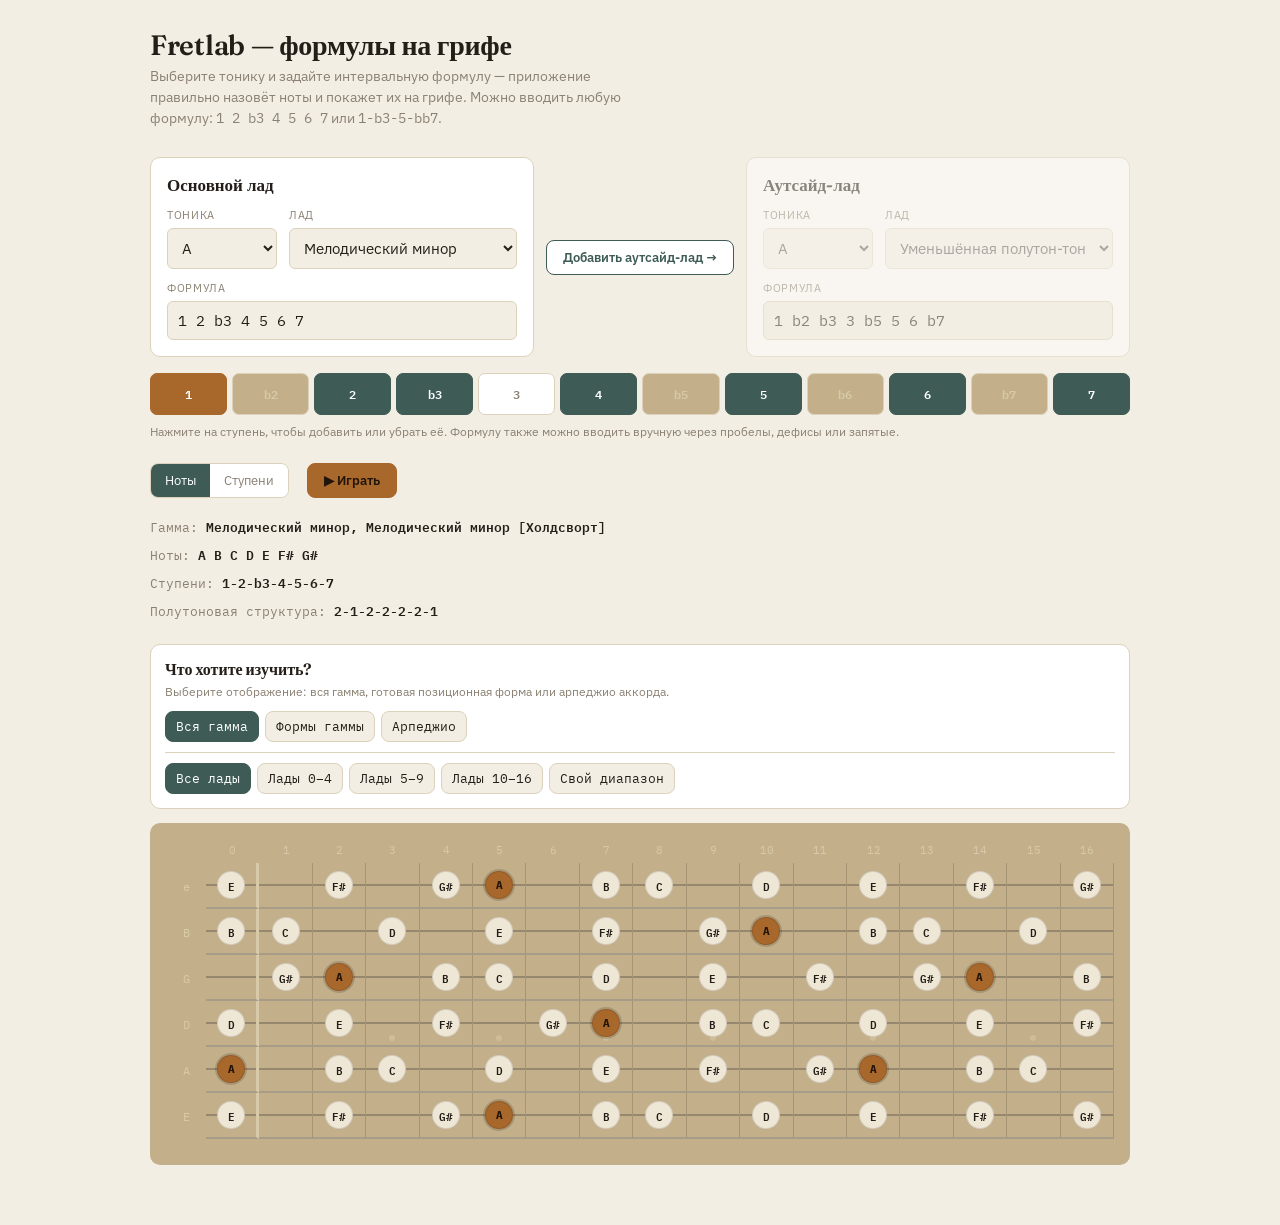
<file: index.html>
<!DOCTYPE html>
<html lang="ru">
<head>
<meta charset="UTF-8">
<meta name="viewport" content="width=device-width, initial-scale=1, viewport-fit=cover">
<title>Fretlab — формулы, гаммы и арпеджио</title>
<link rel="preconnect" href="https://fonts.googleapis.com">
<link href="https://fonts.googleapis.com/css2?family=Fraunces:opsz,wght@9..144,400;9..144,500;9..144,600&family=IBM+Plex+Sans:wght@400;500;600&family=IBM+Plex+Mono:wght@400;500;600&display=swap" rel="stylesheet">
<style>
  :root{
    --bg:#F3EEE3; --panel:#FFFFFF; --ink:#241E19; --muted:#8A8073;
    --wood:#D8C9A8; --wood-dark:#C3B08A; --brass:#A8672B; --teal:#3E5C55;
    --border:#DCD2BC; --string:#6B6357; --fret-wire:#A79C87; --danger:#B3453A;
    --warn:#8A6A1E; --warn-bg:#F3E6C4;
    --ov-outside:#B5651D; --ov-common:#3E5C55;
  }
  @media (prefers-color-scheme: dark){
    :root:not([data-theme="light"]){
      --bg:#1B1714; --panel:#241E19; --ink:#EDE7DA; --muted:#9C948A;
      --wood:#3B2A20; --wood-dark:#2C1E16; --brass:#D68C4C; --teal:#6FA093;
      --border:#3A3128; --string:#D8D2C4; --fret-wire:#8F8672; --danger:#D97C6F;
      --warn:#E3C878; --warn-bg:#3A2F16;
      --ov-outside:#E08A45; --ov-common:#6FA093;
    }
  }
  :root[data-theme="dark"]{
    --bg:#1B1714; --panel:#241E19; --ink:#EDE7DA; --muted:#9C948A;
    --wood:#3B2A20; --wood-dark:#2C1E16; --brass:#D68C4C; --teal:#6FA093;
    --border:#3A3128; --string:#D8D2C4; --fret-wire:#8F8672; --danger:#D97C6F;
    --warn:#E3C878; --warn-bg:#3A2F16;
    --ov-outside:#E08A45; --ov-common:#6FA093;
  }
  *{box-sizing:border-box;}
  body{
    margin:0; background:var(--bg); color:var(--ink);
    font-family:'IBM Plex Sans', system-ui, sans-serif;
    padding:28px 20px 60px;
  }
  button{ font-family:inherit; -webkit-appearance:none; appearance:none; margin:0; }
  button:focus-visible{ outline:2px solid var(--teal); outline-offset:2px; }
  .wrap{max-width:980px; margin:0 auto;}
  h1{
    font-family:'Fraunces', Georgia, serif; font-weight:600; font-size:28px;
    margin:0 0 4px; letter-spacing:-0.01em;
  }
  .sub{color:var(--muted); font-size:14px; margin:0 0 28px; max-width:60ch; line-height:1.5;}

  .controls{
    display:grid; grid-template-columns: repeat(auto-fit, minmax(160px,1fr));
    gap:14px; background:var(--panel); border:1px solid var(--border);
    border-radius:10px; padding:18px; margin-bottom:16px;
  }
  .scale-compare-grid{
    display:grid; grid-template-columns:minmax(0,1fr) auto minmax(0,1fr);
    gap:12px; align-items:stretch; margin-bottom:16px;
  }
  .scale-card{
    background:var(--panel); border:1px solid var(--border); border-radius:10px; padding:16px;
  }
  .scale-card.inactive{opacity:.5;}
  .scale-card h2{font-family:'Fraunces',serif; font-size:17px; margin:0 0 12px;}
  .scale-card-fields{display:grid; grid-template-columns:110px 1fr; gap:12px;}
  .scale-card .formula-field{grid-column:1 / -1;}
  .comparison-action{display:flex; align-items:center; justify-content:center;}
  .comparison-details{background:var(--panel); border:1px solid var(--border); border-radius:10px; padding:14px 16px; margin-bottom:16px;}
  @media (max-width:760px){
    .scale-compare-grid{grid-template-columns:1fr;}
    .comparison-action{justify-content:flex-start;}
  }
  label{display:block; font-size:11px; text-transform:uppercase; letter-spacing:.06em; color:var(--muted); margin-bottom:6px;}
  select, input[type=text], input[type=number]{
    width:100%; font-size:15px; padding:9px 10px; border-radius:6px;
    border:1px solid var(--border); background:var(--bg); color:var(--ink);
    font-family:'IBM Plex Mono', monospace;
  }
  select{font-family:'IBM Plex Sans', sans-serif;}
  input:focus-visible, select:focus-visible{outline:2px solid var(--teal); outline-offset:1px;}

  .pill-row{display:flex; gap:5px; margin-bottom:8px; flex-wrap:wrap;}
  .pill{
    flex:1; min-width:38px; text-align:center; padding:10px 4px; border-radius:7px;
    border:1px solid var(--border); background:var(--panel); color:var(--muted);
    font-family:'IBM Plex Mono',monospace; font-size:12px; font-weight:600; cursor:pointer;
    user-select:none;
  }
  .pill.black{background:var(--wood-dark); color:var(--wood);}
  .pill.active{background:var(--teal); color:#fff; border-color:var(--teal);}
  .pill.active.root-pill{background:var(--brass); border-color:var(--brass);}
  .hint{color:var(--muted); font-size:12px; margin:0 0 22px; line-height:1.5;}

  .toggles{display:flex; gap:18px; align-items:center; flex-wrap:wrap; margin-bottom:18px;}
  .toggle-group{
    display:inline-flex; border:1px solid var(--border); border-radius:8px; overflow:hidden;
  }
  .toggle-group button{
    background:var(--panel); color:var(--muted); border:none; padding:8px 14px;
    font-size:13px; font-family:'IBM Plex Sans',sans-serif; cursor:pointer;
  }
  .toggle-group button.active{background:var(--teal); color:#fff;}
  .play-btn{
    padding:8px 16px; border-radius:8px; border:1px solid var(--brass); background:var(--brass);
    color:#211408; font-weight:600; font-size:13px; cursor:pointer; font-family:'IBM Plex Sans',sans-serif;
  }
  .play-btn:hover{opacity:.85;}
  .play-btn:disabled{opacity:.4; cursor:not-allowed;}
  .play-btn.outside{border-color:var(--ov-outside); background:var(--ov-outside); color:#241505;}

  .overlay-toggle-row{margin-bottom:14px;}
  .overlay-btn{
    padding:8px 16px; border-radius:8px; border:1px solid var(--teal); background:var(--panel);
    color:var(--teal); font-weight:600; font-size:13px; cursor:pointer; font-family:'IBM Plex Sans',sans-serif;
  }
  .overlay-btn.active{background:var(--teal); color:#fff;}
  .overlay-panel{
    background:var(--panel); border:1px solid var(--border); border-radius:10px;
    padding:16px; margin-bottom:16px;
  }
  .overlay-grid{display:grid; grid-template-columns: repeat(auto-fit, minmax(160px,1fr)); gap:14px; margin-bottom:12px;}
  .legend{display:flex; gap:16px; flex-wrap:wrap; font-size:12px; color:var(--muted); margin-top:8px;}
  .legend-item{display:flex; align-items:center; gap:6px;}
  .swatch{width:14px; height:14px; border-radius:50%; display:inline-block; border:1px solid rgba(0,0,0,.2);}
  .sw-inside{background:#EFE7D6;} .sw-outside{background:var(--ov-outside);}
  .sw-common{background:var(--ov-common);} .sw-root{background:var(--panel); box-shadow:0 0 0 2px var(--ink) inset;}
  .overlay-lists{display:flex; gap:24px; flex-wrap:wrap; font-family:'IBM Plex Mono',monospace; font-size:12px; color:var(--muted); margin-top:10px;}

  .readout{
    display:flex; flex-direction:column; gap:6px; margin-bottom:22px; font-family:'IBM Plex Mono',monospace;
    font-size:13px; color:var(--muted);
  }
  .readout strong{color:var(--ink); font-weight:600;}
  .err{color:var(--danger); font-size:13px; margin-bottom:14px; font-family:'IBM Plex Mono',monospace; padding:10px 12px; border:1px solid var(--danger); border-radius:8px;}
  .warn{color:var(--warn); font-size:13px; margin-bottom:14px; font-family:'IBM Plex Mono',monospace; padding:10px 12px; border:1px solid var(--warn); background:var(--warn-bg); border-radius:8px;}

  .board-outer{
    background:var(--wood-dark); border-radius:10px; padding:20px 16px 26px;
    overflow-x:auto;
  }
  .board{
    display:grid; min-width:760px;
  }
  .fret-label{
    font-family:'IBM Plex Mono',monospace; font-size:11px;
    color:var(--wood); text-align:center; padding-bottom:6px;
  }
  .open-label{
    display:flex; align-items:center; justify-content:center;
    font-family:'IBM Plex Mono',monospace; font-size:12px; color:var(--wood);
  }
  .cell{
    position:relative; height:46px; border-bottom:2px solid var(--fret-wire);
    border-right:1px solid rgba(0,0,0,.15);
    display:flex; align-items:center; justify-content:center;
  }
  .cell.nut{border-right:3px solid var(--wood);}
  .cell.dimmed{opacity:.28;}
  .string-line{
    position:absolute; left:0; right:0; top:50%; height:1px;
    background:var(--string); transform:translateY(-50%); z-index:0;
  }
  .marker-dot{
    position:absolute; bottom:4px; width:6px; height:6px; border-radius:50%;
    background:var(--wood); opacity:.55; left:50%; transform:translateX(-50%);
  }
  .note{
    position:relative; z-index:1; width:28px; height:28px; border-radius:50%;
    display:flex; align-items:center; justify-content:center; cursor:pointer;
    font-family:'IBM Plex Mono',monospace; font-size:11px; font-weight:600;
    background:#EFE7D6; color:#241E19; border:1px solid rgba(0,0,0,.12);
  }
  .note:active{ transform: scale(0.88); }
  .note.root{ background:var(--brass); color:#211408; font-weight:700; box-shadow:0 0 0 2px rgba(0,0,0,.15); }
  .note.route-note::after{
    content:attr(data-order); position:absolute; right:-7px; top:-8px; min-width:16px; height:16px;
    padding:0 3px; border-radius:9px; background:var(--teal); color:#fff; border:1px solid var(--panel);
    font:600 9px/14px 'IBM Plex Mono',monospace; text-align:center;
  }
  .mode-banner{
    display:flex; align-items:center; justify-content:space-between; gap:12px; flex-wrap:wrap;
    background:var(--panel); border:1px solid var(--border); border-radius:8px; padding:10px 12px;
  }
  .note.ov-inside{ background:#EFE7D6; color:#241E19; }
  .note.ov-outside{ background:var(--ov-outside); color:#241505; }
  .note.ov-common{ background:var(--ov-common); color:#fff; }
  .note.ov-is-root{ box-shadow:0 0 0 2px var(--ink), 0 0 0 4px var(--wood); }

  .chords-section{margin-top:24px;}
  .chords-section h2{font-family:'Fraunces',serif; font-size:16px; font-weight:600; margin:0 0 10px;}
  .chip-row{display:flex; flex-wrap:wrap; gap:6px;}
  .chip{
    padding:6px 10px; border-radius:8px; border:1px solid var(--border);
    background:var(--panel); color:var(--ink); font-family:'IBM Plex Mono',monospace; font-size:13px;
  }
  .chip.clickable{cursor:pointer;}
  .chip.clickable:hover{border-color:var(--teal);}
  .chip.active{background:var(--teal); color:#fff; border-color:var(--teal);}
  .chip.disabled{opacity:.45; cursor:not-allowed;}
  button.chip:disabled{opacity:.4; cursor:not-allowed;}
  .note.dual-label{width:38px; font-size:9px; letter-spacing:-.04em;}
  .range-controls{display:flex; gap:8px; align-items:center; margin-top:8px; flex-wrap:wrap;}
  .range-controls input[type=number]{width:70px;}
  .range-controls label{margin:0; display:inline;}
  .route-info{
    width:100%; margin:4px 0 0; padding:8px 10px; border-radius:8px;
    background:var(--panel); border:1px solid var(--border); color:var(--muted);
    font:12px/1.5 'IBM Plex Mono',monospace;
  }
  .route-info strong{color:var(--ink);}
  .route-tag{display:inline-block; margin-left:6px; color:var(--teal); font-size:11px;}
  .chip.active .route-tag{color:#fff; opacity:.8;}
  .study-picker{
    margin:0 0 14px; padding:14px; border:1px solid var(--border); border-radius:10px; background:var(--panel);
  }
  .study-picker-title{font:600 16px 'Fraunces',serif; margin-bottom:4px;}
  .study-picker .hint{margin:0 0 10px;}
  .study-picker .chip{background:var(--bg);}
  .study-picker .chip.active{background:var(--teal);}
  #rangePresetRow{margin-top:10px; padding-top:10px; border-top:1px solid var(--border);}
  #chordsSection{
    margin:0 0 14px; padding:14px; border:1px solid var(--border); border-radius:10px; background:var(--panel);
  }

</style>
</head>
<body>
<div class="wrap">
  <h1>Fretlab — формулы на грифе</h1>
  <p class="sub">Выберите тонику и задайте интервальную формулу — приложение правильно назовёт ноты и покажет их на грифе. Можно вводить любую формулу: <span style="font-family:'IBM Plex Mono',monospace">1 2 b3 4 5 6 7</span> или <span style="font-family:'IBM Plex Mono',monospace">1-b3-5-bb7</span>.</p>

  <div class="scale-compare-grid">
    <section class="scale-card" aria-labelledby="mainScaleHeading">
      <h2 id="mainScaleHeading">Основной лад</h2>
      <div class="scale-card-fields">
        <div>
          <label for="root">Тоника</label>
          <select id="root"></select>
        </div>
        <div>
          <label for="mainScalePreset">Лад</label>
          <select id="mainScalePreset"></select>
        </div>
        <div class="formula-field">
          <label for="formula">Формула</label>
          <input type="text" id="formula" value="1 2 b3 4 5 6 7">
        </div>
      </div>
    </section>

    <div class="comparison-action">
      <button id="overlayToggleBtn" class="overlay-btn" aria-pressed="false">Добавить аутсайд-лад →</button>
    </div>

    <section class="scale-card inactive" id="overlayPanel" aria-labelledby="tensionScaleHeading">
      <h2 id="tensionScaleHeading">Аутсайд-лад</h2>
      <div class="scale-card-fields">
        <div>
          <label for="outsideRoot">Тоника</label>
          <select id="outsideRoot" disabled></select>
        </div>
        <div>
          <label for="outsideScalePreset">Лад</label>
          <select id="outsideScalePreset" disabled></select>
        </div>
        <div class="formula-field">
          <label for="outsideFormula">Формула</label>
          <input type="text" id="outsideFormula" value="1 b2 b3 3 b5 5 6 b7" disabled>
        </div>
      </div>
    </section>
  </div>

  <div class="pill-row" id="pillRow" role="group" aria-label="Выбор хроматических ступеней"></div>
  <p class="hint">Нажмите на ступень, чтобы добавить или убрать её. Формулу также можно вводить вручную через пробелы, дефисы или запятые.</p>

  <div class="toggles">
    <div class="toggle-group" id="displayToggle" role="group" aria-label="Ноты или ступени">
      <button data-mode="notes" class="active" aria-pressed="true">Ноты</button>
      <button data-mode="degrees" aria-pressed="false">Ступени</button>
    </div>
    <button id="playBtn" class="play-btn">▶ Играть</button>
    <button id="playInsideBtn" class="play-btn" style="display:none;">▶ Основной лад</button>
    <button id="playOutsideBtn" class="play-btn outside" style="display:none;">▶ Аутсайд-лад</button>
  </div>

  <div class="comparison-details" id="comparisonDetails" style="display:none;">
    <div class="legend" aria-hidden="true">
      <span class="legend-item"><span class="swatch sw-inside"></span> Основной лад</span>
      <span class="legend-item"><span class="swatch sw-common"></span> Общие ноты</span>
      <span class="legend-item"><span class="swatch sw-outside"></span> Ноты аутсайд-лада</span>
      <span class="legend-item"><span class="swatch sw-root"></span> Тоника</span>
    </div>
    <p class="hint" style="margin:10px 0 0;">Общие ноты входят в оба лада. Ноты аутсайд-лада появляются только при выходе из основного лада.</p>
    <div class="overlay-lists" id="overlayLists"></div>
  </div>

  <div id="errorBox" class="err" style="display:none;" role="alert"></div>
  <div id="warnBox" class="warn" style="display:none;" role="status"></div>

  <div class="readout" id="readout"></div>

  <div class="study-picker" id="studyPicker">
    <div class="study-picker-title">Что хотите изучить?</div>
    <p class="hint" id="modeGuideText">Выберите отображение: вся гамма, готовая позиционная форма или арпеджио аккорда.</p>
    <div class="chip-row" id="viewModeRow" role="group" aria-label="Режим изучения"></div>
    <div class="chip-row" id="rangePresetRow" role="group" aria-label="Диапазон ладов" style="display:none;"></div>
  </div>

  <div class="chords-section" id="chordsSection" style="display:none;">
    <h2 id="triadsHeading">1. Выберите трезвучие</h2>
    <div class="chip-row" id="triadsRow"></div>
    <h2 style="margin-top:16px;" id="tetradsHeading">Или выберите септаккорд</h2>
    <div class="chip-row" id="tetradsRow"></div>
    <p class="hint" style="margin-top:8px;" id="harmonizationHint"></p>
  </div>

  <div class="chip-row" id="scaleFormRow" role="group" aria-label="Форма гаммы" style="display:none; margin:8px 0 6px;"></div>
  <div class="route-info" id="scaleRouteInfo" style="display:none;"></div>
  <div class="chip-row" id="arpeggioFormRow" role="group" aria-label="Настройки арпеджио" style="display:none; margin:8px 0 6px;"></div>
  <div class="route-info" id="arpeggioRouteInfo" style="display:none;"></div>
  <div class="range-controls" id="customRangeControls" style="display:none;">
    <label for="rangeFromInput" style="display:inline; margin:0;">От лада</label>
    <input type="number" id="rangeFromInput" min="0" max="16" value="0">
    <label for="rangeToInput" style="display:inline; margin:0;">До лада</label>
    <input type="number" id="rangeToInput" min="0" max="16" value="4">
  </div>
  <p class="hint" id="formWarning" style="display:none;"></p>

  <div class="board-outer">
    <div class="board" id="board"></div>
  </div>

</div>

<script>
const LETTERS = ['C','D','E','F','G','A','B'];
const NATURAL_PC = {C:0,D:2,E:4,F:5,G:7,A:9,B:11};
const DEGREE_NATURAL = {1:0,2:2,3:4,4:5,5:7,6:9,7:11};
const ACC_SYMBOL = {'-2':'bb','-1':'b','0':'','1':'#','2':'##'};

const TRIAD_QUALITY = { '3,7':'m', '4,7':'maj', '3,6':'dim', '4,8':'aug', '2,7':'sus2', '5,7':'sus4' };
// Fixed: '2,7,10' has a 2nd and a 5th and a b7, but NO 4th — calling it
// "9sus4" was wrong (there's nothing to "sus" a 4th into). It's a dominant
// 7th with the 3rd replaced by the 2nd: 7sus2. Also renamed '4,6,11' to
// maj7b5 for naming consistency with the '4,6,10' -> 7b5 entry above it.
const TETRAD_QUALITY = {
  '3,7,10':'m7', '4,7,11':'maj7', '4,7,10':'7', '3,6,10':'m7b5', '3,6,9':'dim7',
  '3,7,11':'mMaj7', '4,7,9':'6', '3,7,9':'m6', '4,8,11':'maj7#5', '4,8,10':'7#5',
  '4,6,10':'7b5', '4,6,11':'maj7b5', '5,7,10':'7sus4', '2,7,10':'7sus2'
};
function nameChord(rootNote, otherNotes){
  const key = otherNotes.map(n => ((n.semitone - rootNote.semitone) % 12 + 12) % 12).sort((a,b)=>a-b).join(',');
  const table = otherNotes.length === 2 ? TRIAD_QUALITY : TETRAD_QUALITY;
  const quality = table[key];
  if(quality) return rootNote.noteName + quality;
  return rootNote.noteName + '(' + [rootNote, ...otherNotes].map(n=>n.noteName).join(' ') + ')';
}
// Generalized harmonization: stack every other scale tone, wrapping by the
// scale's own length (not by 7) — this is what makes it work for 6/8/9-note
// scales, not just standard diatonic ones. For exactly-7-note scales this
// produces standard tertian triads/7th chords; the caller decides which
// heading/framing to show based on note count (see render()).
function harmonizeScale(uniqueNotesSorted, size){
  const n = uniqueNotesSorted.length;
  if(n < size) return [];
  const chords = [];
  for(let start=0; start<n; start++){
    const idxs = [];
    for(let k=0; k<size; k++) idxs.push((start + 2*k) % n);
    if(new Set(idxs).size < size) continue;
    const notes = idxs.map(i => uniqueNotesSorted[i]);
    chords.push({ label: nameChord(notes[0], notes.slice(1)), pcs: notes.map(nt => nt.pc) });
  }
  return chords;
}
function buildAliasMap(chords){
  const map = new Map();
  chords.forEach(c => {
    const key = [...c.pcs].sort((a,b)=>a-b).join(',');
    if(!map.has(key)) map.set(key, []);
    map.get(key).push(c.label);
  });
  return map;
}

const ROOTS = [
  {name:'C',pc:0,letter:'C'},
  {name:'C#',pc:1,letter:'C'}, {name:'Db',pc:1,letter:'D'},
  {name:'D',pc:2,letter:'D'},
  {name:'D#',pc:3,letter:'D'}, {name:'Eb',pc:3,letter:'E'},
  {name:'E',pc:4,letter:'E'},
  {name:'F',pc:5,letter:'F'},
  {name:'F#',pc:6,letter:'F'}, {name:'Gb',pc:6,letter:'G'},
  {name:'G',pc:7,letter:'G'},
  {name:'G#',pc:8,letter:'G'}, {name:'Ab',pc:8,letter:'A'},
  {name:'A',pc:9,letter:'A'},
  {name:'A#',pc:10,letter:'A'}, {name:'Bb',pc:10,letter:'B'},
  {name:'B',pc:11,letter:'B'}
];
function findRootIndex(name){ return ROOTS.findIndex(r => r.name === name); }

const OPEN_STRINGS_TOP_TO_BOTTOM = [
  {label:'e', pc:4, midi:64}, {label:'B', pc:11, midi:59}, {label:'G', pc:7, midi:55},
  {label:'D', pc:2, midi:50}, {label:'A', pc:9, midi:45}, {label:'E', pc:4, midi:40}
];
const FRET_COUNT = 16;
const MARKER_FRETS = new Set([3,5,7,9,12,15]);
const DOUBLE_MARKER_FRETS = new Set([12]);

const PRESETS_DIATONIC = [
  ['Ионийский / мажор','1 2 3 4 5 6 7'], ['Дорийский','1 2 b3 4 5 6 b7'],
  ['Фригийский','1 b2 b3 4 5 b6 b7'], ['Лидийский','1 2 3 #4 5 6 7'],
  ['Миксолидийский','1 2 3 4 5 6 b7'], ['Эолийский / натуральный минор','1 2 b3 4 5 b6 b7'],
  ['Локрийский','1 b2 b3 4 b5 b6 b7']
];
const PRESETS_OTHER = [
  ['Гармонический минор','1 2 b3 4 5 b6 7'], ['Мелодический минор','1 2 b3 4 5 6 7'],
  ['Мажорная пентатоника','1 2 3 5 6'], ['Минорная пентатоника','1 b3 4 5 b7'],
  ['Блюзовая','1 b3 4 b5 5 b7'], ['Целотонная','1 2 3 #4 #5 b7'],
  ['Фригийский доминантовый','1 b2 3 4 5 b6 b7'], ['Лидийский доминантовый','1 2 3 #4 5 6 b7'],
  ['Уменьшённая тон-полутон','1 2 b3 4 b5 b6 6 7'], ['Уменьшённая полутон-тон','1 b2 b3 3 b5 5 6 b7']
];
const PRESETS_HOLDSWORTH = [
  ['Дорийский','D','1 2 b3 4 5 6 b7'],
  ['Мелодический минор','D','1 2 b3 4 5 6 7'],
  ['Гармонический минор','A','1 2 b3 4 5 b6 7'],
  ['Мелодический минор #4','A','1 2 b3 #4 5 6 7'],
  ['Доминантовая уменьшённая (M2)','G','1 b2 b3 3 #4 5 6 b7'],
  ['Джазовый мажор','Bb','1 2 3 4 5 b6 6 7'],
  ['Джазовый доминантовый','C','1 2 3 4 5 6 b7 7'],
  ['Бибоп-дорийский','B','1 2 b3 4 5 6 b7 7'],
  ['Бибоп-мелодический минор','A','1 2 b3 4 5 b6 6 7'],
  ['Черепнин (M3)','C','1 2 b3 3 #4 5 b6 b7 7'],
  ['Джазовый минор (добавлена #4)','Db','1 2 b3 4 #4 5 6 7'],
  ['Джазовый доминантовый (добавлены b3 и 7)','C','1 2 b3 3 4 5 6 b7 7'],
  ['Джазовый мажор (добавлены b3 и b6)','C','1 2 b3 3 4 5 b6 6 7'],
  ['Миксолидийский #9','C','1 b3 3 4 5 6 b7'],
  ['Целотонная','F','1 2 3 #4 #5 b7']
];

const SCALE_PRESET_OPTIONS = [
  ...PRESETS_DIATONIC.map(([name, formula], i) => ({id:`diatonic-${i}`, group:'Диатонические лады', name, formula})),
  ...PRESETS_OTHER.map(([name, formula], i) => ({id:`other-${i}`, group:'Другие гаммы', name, formula})),
  ...PRESETS_HOLDSWORTH.map(([name, root, formula], i) => ({id:`holdsworth-${i}`, group:'Гаммы Холдсворта', name:`${name} [Холдсворт]`, formula}))
];

function formulaSignature(text){
  return text.split(/[\s,\-]+/).filter(Boolean).join(' ');
}
function populateScaleSelect(select){
  const groups = new Map();
  SCALE_PRESET_OPTIONS.forEach(preset => {
    if(!groups.has(preset.group)){
      const group = document.createElement('optgroup');
      group.label = preset.group;
      groups.set(preset.group, group);
      select.appendChild(group);
    }
    const option = document.createElement('option');
    option.value = preset.id;
    option.textContent = preset.name;
    groups.get(preset.group).appendChild(option);
  });
  const custom = document.createElement('option');
  custom.value = 'custom'; custom.textContent = 'Своя формула';
  select.appendChild(custom);
}
function syncScaleSelect(select, formula){
  const match = SCALE_PRESET_OPTIONS.find(p => formulaSignature(p.formula) === formulaSignature(formula));
  select.value = match ? match.id : 'custom';
}

const DEGREE_PILLS = [
  {semitone:0, token:'1'}, {semitone:1, token:'b2'}, {semitone:2, token:'2'},
  {semitone:3, token:'b3'}, {semitone:4, token:'3'}, {semitone:5, token:'4'},
  {semitone:6, token:'b5'}, {semitone:7, token:'5'}, {semitone:8, token:'b6'},
  {semitone:9, token:'6'}, {semitone:10, token:'b7'}, {semitone:11, token:'7'}
];
function tokenSemitoneMod12(tok){
  const p = parseToken(tok);
  if(!p) return null;
  const baseDegree = ((p.degree - 1) % 7) + 1;
  return ((DEGREE_NATURAL[baseDegree] + p.acc) % 12 + 12) % 12;
}
function semitoneSetKey(formulaText){
  const set = new Set(formulaText.split(/[\s,\-]+/).filter(Boolean).map(tokenSemitoneMod12).filter(s => s !== null));
  return [...set].sort((a,b)=>a-b).join(',');
}

const DIATONIC_KEYS = PRESETS_DIATONIC.map(([name, formula]) => ({name, key: semitoneSetKey(formula)}));
const OTHER_KEYS = PRESETS_OTHER.map(([name, formula]) => ({name, key: semitoneSetKey(formula)}));
const HOLDSWORTH_KEYS = PRESETS_HOLDSWORTH.map(([name, root, formula]) => ({name: name + ' [Холдсворт]', key: semitoneSetKey(formula)}));
const ALL_NAMED_SCALES = [...DIATONIC_KEYS, ...OTHER_KEYS, ...HOLDSWORTH_KEYS];

let state = {
  root: findRootIndex('A'), formula: '1 2 b3 4 5 6 7', mode: 'notes',
  selectedChordId: null, selectedChordPcs: null,
  selectedChordLabel: null, selectedChordQuality: null,
  arpeggioForm: 'E',
  scaleForm: 'E',
  viewMode: 'whole', // 'whole' | 'range' | 'scaleShape' | 'arpeggioShape'
  rangePreset: null, // '0-4' | '5-9' | '10-16' | 'custom' | null
  rangeFrom: 0, rangeTo: 4,
  overlayEnabled: false,
  overlayPathMode: 'compare', // 'main' | 'tension' | 'compare'
  outsideRoot: findRootIndex('A'), outsideFormula: '1 b2 b3 3 b5 5 6 b7'
};

function clearSelectedChord(){
  state.selectedChordId = null;
  state.selectedChordPcs = null;
  state.selectedChordLabel = null;
  state.selectedChordQuality = null;
}
let currentPlayableMidi = [];
let insidePlayableMidi = [];
let outsidePlayableMidi = [];
let lastGoodFormulaValid = true;

let audioCtx = null;
function getAudioCtx(){
  if(!audioCtx) audioCtx = new (window.AudioContext || window.webkitAudioContext)();
  if(audioCtx.state === 'suspended') audioCtx.resume();
  return audioCtx;
}
function playMidi(midi, when, dur){
  if(!Number.isFinite(midi)) return; // guard: never hand NaN/Infinity to Web Audio
  const ctx = getAudioCtx();
  const t = when !== undefined ? when : ctx.currentTime;
  const d = dur !== undefined ? dur : 0.9;
  const freq = 440 * Math.pow(2, (midi - 69) / 12);
  if(!Number.isFinite(freq) || freq <= 0) return;
  const osc = ctx.createOscillator();
  const gain = ctx.createGain();
  osc.type = 'triangle';
  osc.frequency.value = freq;
  gain.gain.setValueAtTime(0.0001, t);
  gain.gain.exponentialRampToValueAtTime(0.22, t + 0.01);
  gain.gain.exponentialRampToValueAtTime(0.0001, t + d);
  osc.connect(gain); gain.connect(ctx.destination);
  osc.start(t); osc.stop(t + d + 0.05);
}
function playSequence(midiList){
  if(!midiList || !midiList.length) return;
  const ctx = getAudioCtx();
  let t = ctx.currentTime + 0.03;
  midiList.forEach(midi => { playMidi(midi, t, 0.5); t += 0.32; });
}
function ascendingMidiFromPcs(pcsOrdered, firstMidi){
  if(!pcsOrdered || !pcsOrdered.length || !Number.isFinite(firstMidi)) return [];
  const result = [firstMidi];
  let prev = firstMidi;
  for(let i=1; i<pcsOrdered.length; i++){
    let candidate = prev + (((pcsOrdered[i] - (prev % 12)) % 12 + 12) % 12);
    if(candidate <= prev) candidate += 12;
    result.push(candidate);
    prev = candidate;
  }
  return result;
}
function lowestFretboardMidiForPc(pc){
  if(!Number.isFinite(pc)) return NaN;
  let best = Infinity;
  OPEN_STRINGS_TOP_TO_BOTTOM.forEach(str => {
    const fret = ((pc - str.midi) % 12 + 12) % 12;
    const midi = str.midi + fret;
    if(midi < best) best = midi;
  });
  return best;
}

// ---------- Curated positional scale forms ----------
// These are literal transcriptions of the supplied E/D/C/A/G diagrams.
// Scale geometry is independent from Popov chord geometry. Relationships are
// recorded separately below and may be verified or mismatching per form.
function prepareScaleForms(scaleId,formulaKey,forms){
  return forms.map(form=>({...form,scaleId,formulaKey,positions:form.positions.map(([stringIdx,fretOffset,degree],i)=>({
    id:`${scaleId}-${form.id}-${i+1}`,stringIdx,fretOffset,degree
  }))}));
}

const SCALE_DEGREE_SEMITONES={
  '1':0,'b2':1,'2':2,'b3':3,'3':4,'4':5,'b5':6,'#4':6,'5':7,'b6':8,'6':9,'b7':10,'7':11
};

const CURATED_MAJOR_SCALE_FORMS=prepareScaleForms('major','0,2,4,5,7,9,11',[
  {
    id:'E',name:'E',anchorStringIdx:5,provenance:'source-transcription',reviewStatus:'verified',
    positions:[
      [0,-1,'7'],[0,0,'1'],[0,2,'2'],[1,0,'5'],[1,2,'6'],
      [2,-1,'2'],[2,1,'3'],[2,2,'4'],[3,-1,'6'],[3,1,'7'],[3,2,'1'],
      [4,-1,'3'],[4,0,'4'],[4,2,'5'],[5,0,'1'],[5,2,'2']
    ]
  },
  {
    id:'D',name:'D',anchorStringIdx:5,provenance:'source-transcription',reviewStatus:'verified',
    positions:[
      [0,2,'2'],[0,4,'3'],[0,5,'4'],[1,2,'6'],[1,4,'7'],[1,5,'1'],
      [2,1,'3'],[2,2,'4'],[2,4,'5'],[3,1,'7'],[3,2,'1'],[3,4,'2'],
      [4,0,'4'],[4,2,'5'],[4,4,'6'],[5,0,'1'],[5,2,'2'],[5,4,'3']
    ]
  },
  {
    id:'C',name:'C',anchorStringIdx:4,provenance:'source-transcription',reviewStatus:'verified',
    positions:[
      [0,-3,'3'],[0,-2,'4'],[0,0,'5'],[1,-3,'7'],[1,-2,'1'],[1,0,'2'],
      [2,-3,'5'],[2,-1,'6'],[3,-3,'2'],[3,-1,'3'],[3,0,'4'],[4,0,'1']
    ]
  },
  {
    id:'A',name:'A',anchorStringIdx:4,provenance:'source-transcription',reviewStatus:'verified',
    positions:[
      [0,0,'5'],[0,2,'6'],[0,4,'7'],[1,0,'2'],[1,2,'3'],[1,3,'4'],
      [2,-1,'6'],[2,1,'7'],[2,2,'1'],[3,-1,'3'],[3,0,'4'],[3,2,'5'],
      [4,0,'1'],[4,2,'2']
    ]
  },
  {
    id:'G',name:'G',anchorStringIdx:5,provenance:'source-transcription',reviewStatus:'verified',
    positions:[
      [0,-3,'6'],[0,-1,'7'],[0,0,'1'],[1,-3,'3'],[1,-2,'4'],[1,0,'5'],
      [2,-4,'7'],[2,-3,'1'],[2,-1,'2'],[3,-5,'4'],[3,-3,'5'],[3,-1,'6'],
      [4,-5,'1'],[4,-3,'2'],[4,-1,'3'],[4,0,'4'],[5,0,'1']
    ]
  }
]);

const CURATED_NATURAL_MINOR_SCALE_FORMS=prepareScaleForms('naturalMinor','0,2,3,5,7,8,10',[
  {
    id:'E',name:'E',anchorStringIdx:5,provenance:'source-transcription',reviewStatus:'verified',
    positions:[
      [0,0,'1'],[0,2,'2'],[0,3,'b3'],[1,0,'5'],[1,1,'b6'],[1,3,'b7'],
      [2,-1,'2'],[2,0,'b3'],[2,2,'4'],[3,0,'b7'],[3,2,'1'],
      [4,0,'4'],[4,2,'5'],[4,3,'b6'],[5,0,'1'],[5,2,'2'],[5,3,'b3']
    ]
  },
  {
    id:'D',name:'D',anchorStringIdx:3,provenance:'source-transcription',reviewStatus:'verified',
    positions:[
      [0,0,'2'],[0,1,'b3'],[0,3,'4'],[1,1,'b7'],[1,3,'1'],
      [2,0,'4'],[2,2,'5'],[2,3,'b6'],[3,0,'1'],[3,2,'2'],[3,3,'b3']
    ]
  },
  {
    id:'C',name:'C',anchorStringIdx:4,provenance:'source-transcription',reviewStatus:'verified',
    positions:[
      [0,-2,'4'],[0,0,'5'],[0,1,'b6'],[1,-2,'1'],[1,0,'2'],[1,1,'b3'],
      [2,-3,'5'],[2,-2,'b6'],[2,0,'b7'],[3,-3,'2'],[3,-2,'b3'],[3,0,'4'],
      [4,0,'1']
    ]
  },
  {
    id:'A',name:'A',anchorStringIdx:4,provenance:'source-transcription',reviewStatus:'verified',
    positions:[
      [0,0,'5'],[0,1,'b6'],[0,3,'b7'],[1,0,'2'],[1,1,'b3'],[1,3,'4'],
      [2,0,'b7'],[2,2,'1'],[3,0,'4'],[3,2,'5'],[3,3,'b6'],
      [4,0,'1'],[4,2,'2'],[4,3,'b3']
    ]
  },
  {
    id:'G',name:'G',anchorStringIdx:5,provenance:'source-transcription',reviewStatus:'verified',
    positions:[
      [0,-2,'b7'],[0,0,'1'],[1,-2,'4'],[1,0,'5'],[1,1,'b6'],
      [2,-3,'1'],[2,-1,'2'],[2,0,'b3'],[3,-3,'5'],[3,-2,'b6'],[3,0,'b7'],
      [4,-3,'2'],[4,-2,'b3'],[4,0,'4'],[5,0,'1']
    ]
  }
]);

// First modal pilot: literal, independently stored candidates derived offline from
// the reviewed Natural Minor forms. Only b6 points move one fret upward to degree 6.
const DORIAN_MUTATION=[{fromDegree:'b6',toDegree:'6',fretDelta:1}];
const CURATED_DORIAN_SCALE_FORMS=prepareScaleForms('dorian','0,2,3,5,7,9,10',[
  {
    id:'E',name:'E',anchorStringIdx:5,parentScaleId:'naturalMinor',
    provenance:'derived-candidate',reviewStatus:'verified',mutationMap:DORIAN_MUTATION,
    corrections:[{
      kind:'unison-relocation',sourceIndex:6,degree:'2',
      fromStringIdx:2,fromFretOffset:-1,toStringIdx:3,toFretOffset:4,
      reason:'hands-on-continuity'
    }],
    positions:[
      [0,0,'1'],[0,2,'2'],[0,3,'b3'],[1,0,'5'],[1,2,'6'],[1,3,'b7'],
      [3,4,'2'],[2,0,'b3'],[2,2,'4'],[3,0,'b7'],[3,2,'1'],
      [4,0,'4'],[4,2,'5'],[4,4,'6'],[5,0,'1'],[5,2,'2'],[5,3,'b3']
    ]
  },
  {
    id:'D',name:'D',anchorStringIdx:3,parentScaleId:'naturalMinor',
    provenance:'derived-candidate',reviewStatus:'verified',mutationMap:DORIAN_MUTATION,
    positions:[
      [0,0,'2'],[0,1,'b3'],[0,3,'4'],[1,1,'b7'],[1,3,'1'],
      [2,0,'4'],[2,2,'5'],[2,4,'6'],[3,0,'1'],[3,2,'2'],[3,3,'b3']
    ]
  },
  {
    id:'C',name:'C',anchorStringIdx:4,parentScaleId:'naturalMinor',
    provenance:'derived-candidate',reviewStatus:'verified',mutationMap:DORIAN_MUTATION,
    positions:[
      [0,-2,'4'],[0,0,'5'],[0,2,'6'],[1,-2,'1'],[1,0,'2'],[1,1,'b3'],
      [2,-3,'5'],[2,-1,'6'],[2,0,'b7'],[3,-3,'2'],[3,-2,'b3'],[3,0,'4'],
      [4,0,'1']
    ]
  },
  {
    id:'A',name:'A',anchorStringIdx:4,parentScaleId:'naturalMinor',
    provenance:'derived-candidate',reviewStatus:'verified',mutationMap:DORIAN_MUTATION,
    positions:[
      [0,0,'5'],[0,2,'6'],[0,3,'b7'],[1,0,'2'],[1,1,'b3'],[1,3,'4'],
      [2,0,'b7'],[2,2,'1'],[3,0,'4'],[3,2,'5'],[3,4,'6'],
      [4,0,'1'],[4,2,'2'],[4,3,'b3']
    ]
  },
  {
    id:'G',name:'G',anchorStringIdx:5,parentScaleId:'naturalMinor',
    provenance:'derived-candidate',reviewStatus:'verified',mutationMap:DORIAN_MUTATION,
    corrections:[{
      kind:'unison-relocation',sourceIndex:4,degree:'6',
      fromStringIdx:1,fromFretOffset:2,toStringIdx:0,toFretOffset:-3,
      reason:'hands-on-continuity'
    }],
    positions:[
      [0,-2,'b7'],[0,0,'1'],[1,-2,'4'],[1,0,'5'],[0,-3,'6'],
      [2,-3,'1'],[2,-1,'2'],[2,0,'b3'],[3,-3,'5'],[3,-1,'6'],[3,0,'b7'],
      [4,-3,'2'],[4,-2,'b3'],[4,0,'4'],[5,0,'1']
    ]
  }
]);

// Major-parent pilot: literal Mixolydian candidates. Only degree 7 moves one fret
// downward to b7; every unaffected parent point and tonic anchor stays unchanged.
const MIXOLYDIAN_MUTATION=[{fromDegree:'7',toDegree:'b7',fretDelta:-1}];
const CURATED_MIXOLYDIAN_SCALE_FORMS=prepareScaleForms('mixolydian','0,2,4,5,7,9,10',[
  {
    id:'E',name:'E',anchorStringIdx:5,parentScaleId:'major',
    provenance:'derived-candidate',reviewStatus:'verified',mutationMap:MIXOLYDIAN_MUTATION,
    positions:[
      [0,-2,'b7'],[0,0,'1'],[0,2,'2'],[1,0,'5'],[1,2,'6'],
      [2,-1,'2'],[2,1,'3'],[2,2,'4'],[3,-1,'6'],[3,0,'b7'],[3,2,'1'],
      [4,-1,'3'],[4,0,'4'],[4,2,'5'],[5,0,'1'],[5,2,'2']
    ]
  },
  {
    id:'D',name:'D',anchorStringIdx:5,parentScaleId:'major',
    provenance:'derived-candidate',reviewStatus:'verified',mutationMap:MIXOLYDIAN_MUTATION,
    positions:[
      [0,2,'2'],[0,4,'3'],[0,5,'4'],[1,2,'6'],[1,3,'b7'],[1,5,'1'],
      [2,1,'3'],[2,2,'4'],[2,4,'5'],[3,0,'b7'],[3,2,'1'],[3,4,'2'],
      [4,0,'4'],[4,2,'5'],[4,4,'6'],[5,0,'1'],[5,2,'2'],[5,4,'3']
    ]
  },
  {
    id:'C',name:'C',anchorStringIdx:4,parentScaleId:'major',
    provenance:'derived-candidate',reviewStatus:'verified',mutationMap:MIXOLYDIAN_MUTATION,
    positions:[
      [0,-3,'3'],[0,-2,'4'],[0,0,'5'],[1,-4,'b7'],[1,-2,'1'],[1,0,'2'],
      [2,-3,'5'],[2,-1,'6'],[3,-3,'2'],[3,-1,'3'],[3,0,'4'],[4,0,'1']
    ]
  },
  {
    id:'A',name:'A',anchorStringIdx:4,parentScaleId:'major',
    provenance:'derived-candidate',reviewStatus:'verified',mutationMap:MIXOLYDIAN_MUTATION,
    positions:[
      [0,0,'5'],[0,2,'6'],[0,3,'b7'],[1,0,'2'],[1,2,'3'],[1,3,'4'],
      [2,-1,'6'],[2,0,'b7'],[2,2,'1'],[3,-1,'3'],[3,0,'4'],[3,2,'5'],
      [4,0,'1'],[4,2,'2']
    ]
  },
  {
    id:'G',name:'G',anchorStringIdx:5,parentScaleId:'major',
    provenance:'derived-candidate',reviewStatus:'verified',mutationMap:MIXOLYDIAN_MUTATION,
    positions:[
      [0,-3,'6'],[0,-2,'b7'],[0,0,'1'],[1,-3,'3'],[1,-2,'4'],[1,0,'5'],
      [2,-5,'b7'],[2,-3,'1'],[2,-1,'2'],[3,-5,'4'],[3,-3,'5'],[3,-1,'6'],
      [4,-5,'1'],[4,-3,'2'],[4,-1,'3'],[4,0,'4'],[5,0,'1']
    ]
  }
]);

// Lydian candidates are independently stored Major forms with the sole declared
// mutation 4 -> #4, one fret upward on the original string.
const LYDIAN_MUTATION=[{fromDegree:'4',toDegree:'#4',fretDelta:1}];
const CURATED_LYDIAN_SCALE_FORMS=prepareScaleForms('lydian','0,2,4,6,7,9,11',[
  {
    id:'E',name:'E',anchorStringIdx:5,parentScaleId:'major',
    provenance:'derived-candidate',reviewStatus:'verified',mutationMap:LYDIAN_MUTATION,
    corrections:[{
      kind:'unison-relocation',sourceIndex:7,degree:'#4',
      fromStringIdx:2,fromFretOffset:3,toStringIdx:1,toFretOffset:-1,
      reason:'hands-on-continuity'
    }],
    positions:[
      [0,-1,'7'],[0,0,'1'],[0,2,'2'],[1,0,'5'],[1,2,'6'],
      [2,-1,'2'],[2,1,'3'],[1,-1,'#4'],[3,-1,'6'],[3,1,'7'],[3,2,'1'],
      [4,-1,'3'],[4,1,'#4'],[4,2,'5'],[5,0,'1'],[5,2,'2']
    ]
  },
  {
    id:'D',name:'D',anchorStringIdx:5,parentScaleId:'major',
    provenance:'derived-candidate',reviewStatus:'verified',mutationMap:LYDIAN_MUTATION,
    positions:[
      [0,2,'2'],[0,4,'3'],[0,6,'#4'],[1,2,'6'],[1,4,'7'],[1,5,'1'],
      [2,1,'3'],[2,3,'#4'],[2,4,'5'],[3,1,'7'],[3,2,'1'],[3,4,'2'],
      [4,1,'#4'],[4,2,'5'],[4,4,'6'],[5,0,'1'],[5,2,'2'],[5,4,'3']
    ]
  },
  {
    id:'C',name:'C',anchorStringIdx:4,parentScaleId:'major',
    provenance:'derived-candidate',reviewStatus:'verified',mutationMap:LYDIAN_MUTATION,
    positions:[
      [0,-3,'3'],[0,-1,'#4'],[0,0,'5'],[1,-3,'7'],[1,-2,'1'],[1,0,'2'],
      [2,-3,'5'],[2,-1,'6'],[3,-3,'2'],[3,-1,'3'],[3,1,'#4'],[4,0,'1']
    ]
  },
  {
    id:'A',name:'A',anchorStringIdx:4,parentScaleId:'major',
    provenance:'derived-candidate',reviewStatus:'verified',mutationMap:LYDIAN_MUTATION,
    positions:[
      [0,0,'5'],[0,2,'6'],[0,4,'7'],[1,0,'2'],[1,2,'3'],[1,4,'#4'],
      [2,-1,'6'],[2,1,'7'],[2,2,'1'],[3,-1,'3'],[3,1,'#4'],[3,2,'5'],
      [4,0,'1'],[4,2,'2']
    ]
  },
  {
    id:'G',name:'G',anchorStringIdx:5,parentScaleId:'major',
    provenance:'derived-candidate',reviewStatus:'verified',mutationMap:LYDIAN_MUTATION,
    positions:[
      [0,-3,'6'],[0,-1,'7'],[0,0,'1'],[1,-3,'3'],[1,-1,'#4'],[1,0,'5'],
      [2,-4,'7'],[2,-3,'1'],[2,-1,'2'],[3,-4,'#4'],[3,-3,'5'],[3,-1,'6'],
      [4,-5,'1'],[4,-3,'2'],[4,-1,'3'],[4,1,'#4'],[5,0,'1']
    ]
  }
]);

// Guitar-reviewed Phrygian forms preserve every Natural Minor point except degree 2,
// which moves one fret downward on its original string and becomes b2.
const PHRYGIAN_MUTATION=[{fromDegree:'2',toDegree:'b2',fretDelta:-1}];
const CURATED_PHRYGIAN_SCALE_FORMS=prepareScaleForms('phrygian','0,1,3,5,7,8,10',[
  {
    id:'E',name:'E',anchorStringIdx:5,parentScaleId:'naturalMinor',
    provenance:'derived-candidate',reviewStatus:'verified',mutationMap:PHRYGIAN_MUTATION,
    corrections:[{
      kind:'unison-relocation',sourceIndex:6,degree:'b2',
      fromStringIdx:2,fromFretOffset:-2,toStringIdx:3,toFretOffset:3,
      reason:'hands-on-continuity'
    }],
    positions:[
      [0,0,'1'],[0,1,'b2'],[0,3,'b3'],[1,0,'5'],[1,1,'b6'],[1,3,'b7'],
      [3,3,'b2'],[2,0,'b3'],[2,2,'4'],[3,0,'b7'],[3,2,'1'],
      [4,0,'4'],[4,2,'5'],[4,3,'b6'],[5,0,'1'],[5,1,'b2'],[5,3,'b3']
    ]
  },
  {
    id:'D',name:'D',anchorStringIdx:3,parentScaleId:'naturalMinor',
    provenance:'derived-candidate',reviewStatus:'verified',mutationMap:PHRYGIAN_MUTATION,
    positions:[
      [0,-1,'b2'],[0,1,'b3'],[0,3,'4'],[1,1,'b7'],[1,3,'1'],
      [2,0,'4'],[2,2,'5'],[2,3,'b6'],[3,0,'1'],[3,1,'b2'],[3,3,'b3']
    ]
  },
  {
    id:'C',name:'C',anchorStringIdx:4,parentScaleId:'naturalMinor',
    provenance:'derived-candidate',reviewStatus:'verified',mutationMap:PHRYGIAN_MUTATION,
    positions:[
      [0,-2,'4'],[0,0,'5'],[0,1,'b6'],[1,-2,'1'],[1,-1,'b2'],[1,1,'b3'],
      [2,-3,'5'],[2,-2,'b6'],[2,0,'b7'],[3,-4,'b2'],[3,-2,'b3'],[3,0,'4'],
      [4,0,'1']
    ]
  },
  {
    id:'A',name:'A',anchorStringIdx:4,parentScaleId:'naturalMinor',
    provenance:'derived-candidate',reviewStatus:'verified',mutationMap:PHRYGIAN_MUTATION,
    corrections:[{
      kind:'unison-relocation',sourceIndex:3,degree:'b2',
      fromStringIdx:1,fromFretOffset:-1,toStringIdx:2,toFretOffset:3,
      reason:'hands-on-continuity'
    }],
    positions:[
      [0,0,'5'],[0,1,'b6'],[0,3,'b7'],[2,3,'b2'],[1,1,'b3'],[1,3,'4'],
      [2,0,'b7'],[2,2,'1'],[3,0,'4'],[3,2,'5'],[3,3,'b6'],
      [4,0,'1'],[4,1,'b2'],[4,3,'b3']
    ]
  },
  {
    id:'G',name:'G',anchorStringIdx:5,parentScaleId:'naturalMinor',
    provenance:'derived-candidate',reviewStatus:'verified',mutationMap:PHRYGIAN_MUTATION,
    positions:[
      [0,-2,'b7'],[0,0,'1'],[1,-2,'4'],[1,0,'5'],[1,1,'b6'],
      [2,-3,'1'],[2,-2,'b2'],[2,0,'b3'],[3,-3,'5'],[3,-2,'b6'],[3,0,'b7'],
      [4,-4,'b2'],[4,-2,'b3'],[4,0,'4'],[5,0,'1']
    ]
  }
]);

// Guitar-reviewed Locrian forms preserve every Natural Minor point except degrees 2 and 5,
// which each move one fret downward on their original strings to b2 and b5.
const LOCRIAN_MUTATION=[
  {fromDegree:'2',toDegree:'b2',fretDelta:-1},
  {fromDegree:'5',toDegree:'b5',fretDelta:-1}
];
const CURATED_LOCRIAN_SCALE_FORMS=prepareScaleForms('locrian','0,1,3,5,6,8,10',[
  {
    id:'E',name:'E',anchorStringIdx:5,parentScaleId:'naturalMinor',
    provenance:'derived-candidate',reviewStatus:'verified',mutationMap:LOCRIAN_MUTATION,
    corrections:[
      {
        kind:'unison-relocation',sourceIndex:3,degree:'b5',
        fromStringIdx:1,fromFretOffset:-1,toStringIdx:2,toFretOffset:3,
        reason:'hands-on-continuity'
      },
      {
        kind:'unison-relocation',sourceIndex:6,degree:'b2',
        fromStringIdx:2,fromFretOffset:-2,toStringIdx:3,toFretOffset:3,
        reason:'hands-on-continuity'
      }
    ],
    positions:[
      [0,0,'1'],[0,1,'b2'],[0,3,'b3'],[2,3,'b5'],[1,1,'b6'],[1,3,'b7'],
      [3,3,'b2'],[2,0,'b3'],[2,2,'4'],[3,0,'b7'],[3,2,'1'],
      [4,0,'4'],[4,1,'b5'],[4,3,'b6'],[5,0,'1'],[5,1,'b2'],[5,3,'b3']
    ]
  },
  {
    id:'D',name:'D',anchorStringIdx:3,parentScaleId:'naturalMinor',
    provenance:'derived-candidate',reviewStatus:'verified',mutationMap:LOCRIAN_MUTATION,
    positions:[
      [0,-1,'b2'],[0,1,'b3'],[0,3,'4'],[1,1,'b7'],[1,3,'1'],
      [2,0,'4'],[2,1,'b5'],[2,3,'b6'],[3,0,'1'],[3,1,'b2'],[3,3,'b3']
    ]
  },
  {
    id:'C',name:'C',anchorStringIdx:4,parentScaleId:'naturalMinor',
    provenance:'derived-candidate',reviewStatus:'verified',mutationMap:LOCRIAN_MUTATION,
    positions:[
      [0,-2,'4'],[0,-1,'b5'],[0,1,'b6'],[1,-2,'1'],[1,-1,'b2'],[1,1,'b3'],
      [2,-4,'b5'],[2,-2,'b6'],[2,0,'b7'],[3,-4,'b2'],[3,-2,'b3'],[3,0,'4'],
      [4,0,'1']
    ]
  },
  {
    id:'A',name:'A',anchorStringIdx:4,parentScaleId:'naturalMinor',
    provenance:'derived-candidate',reviewStatus:'verified',mutationMap:LOCRIAN_MUTATION,
    positions:[
      [0,-1,'b5'],[0,1,'b6'],[0,3,'b7'],[1,-1,'b2'],[1,1,'b3'],[1,3,'4'],
      [2,0,'b7'],[2,2,'1'],[3,0,'4'],[3,1,'b5'],[3,3,'b6'],
      [4,0,'1'],[4,1,'b2'],[4,3,'b3']
    ]
  },
  {
    id:'G',name:'G',anchorStringIdx:5,parentScaleId:'naturalMinor',
    provenance:'derived-candidate',reviewStatus:'verified',mutationMap:LOCRIAN_MUTATION,
    positions:[
      [0,-2,'b7'],[0,0,'1'],[1,-2,'4'],[1,-1,'b5'],[1,1,'b6'],
      [2,-3,'1'],[2,-2,'b2'],[2,0,'b3'],[3,-4,'b5'],[3,-2,'b6'],[3,0,'b7'],
      [4,-4,'b2'],[4,-2,'b3'],[4,0,'4'],[5,0,'1']
    ]
  }
]);

const SCALE_FORM_LIBRARY={
  major:CURATED_MAJOR_SCALE_FORMS,
  naturalMinor:CURATED_NATURAL_MINOR_SCALE_FORMS,
  dorian:CURATED_DORIAN_SCALE_FORMS,
  mixolydian:CURATED_MIXOLYDIAN_SCALE_FORMS,
  lydian:CURATED_LYDIAN_SCALE_FORMS,
  phrygian:CURATED_PHRYGIAN_SCALE_FORMS,
  locrian:CURATED_LOCRIAN_SCALE_FORMS
};

const SCALE_FORMULA_LIBRARY={
  '0,2,4,5,7,9,11':'major',
  '0,2,3,5,7,8,10':'naturalMinor',
  '0,2,3,5,7,9,10':'dorian',
  '0,2,4,5,7,9,10':'mixolydian',
  '0,2,4,6,7,9,11':'lydian',
  '0,1,3,5,7,8,10':'phrygian',
  '0,1,3,5,6,8,10':'locrian'
};

const SCALE_CHORD_FORM_RELATIONSHIPS=[
  {scaleId:'major',formId:'E',chordQuality:'maj',status:'verified'},
  {scaleId:'major',formId:'D',chordQuality:'maj',status:'verified'},
  {scaleId:'major',formId:'C',chordQuality:'maj',status:'verified'},
  {scaleId:'major',formId:'A',chordQuality:'maj',status:'verified'},
  {scaleId:'major',formId:'G',chordQuality:'maj',status:'mismatch'},
  {scaleId:'major',formId:'E',chordQuality:'maj7',status:'verified'},
  {scaleId:'major',formId:'D',chordQuality:'maj7',status:'verified'},
  {scaleId:'major',formId:'C',chordQuality:'maj7',status:'verified'},
  {scaleId:'major',formId:'A',chordQuality:'maj7',status:'verified'},
  {scaleId:'major',formId:'G',chordQuality:'maj7',status:'mismatch'},
  {scaleId:'naturalMinor',formId:'E',chordQuality:'min',status:'verified'},
  {scaleId:'naturalMinor',formId:'D',chordQuality:'min',status:'mismatch'},
  {scaleId:'naturalMinor',formId:'C',chordQuality:'min',status:'mismatch'},
  {scaleId:'naturalMinor',formId:'A',chordQuality:'min',status:'verified'},
  {scaleId:'naturalMinor',formId:'G',chordQuality:'min',status:'verified'},
  {scaleId:'naturalMinor',formId:'E',chordQuality:'m7',status:'verified'},
  {scaleId:'naturalMinor',formId:'D',chordQuality:'m7',status:'mismatch'},
  {scaleId:'naturalMinor',formId:'C',chordQuality:'m7',status:'mismatch'},
  {scaleId:'naturalMinor',formId:'A',chordQuality:'m7',status:'verified'},
  {scaleId:'naturalMinor',formId:'G',chordQuality:'m7',status:'verified'},
  {scaleId:'dorian',formId:'E',chordQuality:'min',status:'verified'},
  {scaleId:'dorian',formId:'D',chordQuality:'min',status:'mismatch'},
  {scaleId:'dorian',formId:'C',chordQuality:'min',status:'mismatch'},
  {scaleId:'dorian',formId:'A',chordQuality:'min',status:'verified'},
  {scaleId:'dorian',formId:'G',chordQuality:'min',status:'verified'},
  {scaleId:'dorian',formId:'E',chordQuality:'m7',status:'verified'},
  {scaleId:'dorian',formId:'D',chordQuality:'m7',status:'mismatch'},
  {scaleId:'dorian',formId:'C',chordQuality:'m7',status:'mismatch'},
  {scaleId:'dorian',formId:'A',chordQuality:'m7',status:'verified'},
  {scaleId:'dorian',formId:'G',chordQuality:'m7',status:'verified'},
  {scaleId:'mixolydian',formId:'E',chordQuality:'maj',status:'verified'},
  {scaleId:'mixolydian',formId:'D',chordQuality:'maj',status:'verified'},
  {scaleId:'mixolydian',formId:'C',chordQuality:'maj',status:'verified'},
  {scaleId:'mixolydian',formId:'A',chordQuality:'maj',status:'verified'},
  {scaleId:'mixolydian',formId:'G',chordQuality:'maj',status:'mismatch'},
  {scaleId:'mixolydian',formId:'E',chordQuality:'7',status:'mismatch'},
  {scaleId:'mixolydian',formId:'D',chordQuality:'7',status:'verified'},
  {scaleId:'mixolydian',formId:'C',chordQuality:'7',status:'mismatch'},
  {scaleId:'mixolydian',formId:'A',chordQuality:'7',status:'verified'},
  {scaleId:'mixolydian',formId:'G',chordQuality:'7',status:'mismatch'},
  {scaleId:'lydian',formId:'E',chordQuality:'maj',status:'verified'},
  {scaleId:'lydian',formId:'D',chordQuality:'maj',status:'verified'},
  {scaleId:'lydian',formId:'C',chordQuality:'maj',status:'verified'},
  {scaleId:'lydian',formId:'A',chordQuality:'maj',status:'verified'},
  {scaleId:'lydian',formId:'G',chordQuality:'maj',status:'mismatch'},
  {scaleId:'lydian',formId:'E',chordQuality:'maj7',status:'verified'},
  {scaleId:'lydian',formId:'D',chordQuality:'maj7',status:'verified'},
  {scaleId:'lydian',formId:'C',chordQuality:'maj7',status:'verified'},
  {scaleId:'lydian',formId:'A',chordQuality:'maj7',status:'verified'},
  {scaleId:'lydian',formId:'G',chordQuality:'maj7',status:'mismatch'},
  {scaleId:'phrygian',formId:'E',chordQuality:'min',status:'verified'},
  {scaleId:'phrygian',formId:'D',chordQuality:'min',status:'mismatch'},
  {scaleId:'phrygian',formId:'C',chordQuality:'min',status:'mismatch'},
  {scaleId:'phrygian',formId:'A',chordQuality:'min',status:'verified'},
  {scaleId:'phrygian',formId:'G',chordQuality:'min',status:'verified'},
  {scaleId:'phrygian',formId:'E',chordQuality:'m7',status:'verified'},
  {scaleId:'phrygian',formId:'D',chordQuality:'m7',status:'mismatch'},
  {scaleId:'phrygian',formId:'C',chordQuality:'m7',status:'mismatch'},
  {scaleId:'phrygian',formId:'A',chordQuality:'m7',status:'verified'},
  {scaleId:'phrygian',formId:'G',chordQuality:'m7',status:'verified'},
  {scaleId:'locrian',formId:'E',chordQuality:'dim',status:'verified'},
  {scaleId:'locrian',formId:'D',chordQuality:'dim',status:'mismatch'},
  {scaleId:'locrian',formId:'C',chordQuality:'dim',status:'mismatch'},
  {scaleId:'locrian',formId:'A',chordQuality:'dim',status:'mismatch'},
  {scaleId:'locrian',formId:'G',chordQuality:'dim',status:'verified'},
  {scaleId:'locrian',formId:'E',chordQuality:'m7b5',status:'verified'},
  {scaleId:'locrian',formId:'D',chordQuality:'m7b5',status:'mismatch'},
  {scaleId:'locrian',formId:'C',chordQuality:'m7b5',status:'mismatch'},
  {scaleId:'locrian',formId:'A',chordQuality:'m7b5',status:'mismatch'},
  {scaleId:'locrian',formId:'G',chordQuality:'m7b5',status:'verified'}
];

function realizeScaleForm(rootPc,scaleId,formId,maxFret=FRET_COUNT){
  const forms=SCALE_FORM_LIBRARY[scaleId]||[];
  const form=forms.find(entry=>entry.id===formId);
  if(!form||!Number.isFinite(rootPc))return {complete:false,positions:[],form:null,reason:'missing'};
  const anchorString=OPEN_STRINGS_TOP_TO_BOTTOM[form.anchorStringIdx];
  const lowestAnchor=((rootPc-anchorString.pc)%12+12)%12;
  let anchorFret=null;
  for(let candidate=lowestAnchor;candidate<=maxFret;candidate+=12){
    const frets=form.positions.map(position=>candidate+position.fretOffset);
    if(frets.every(fret=>fret>=0&&fret<=maxFret)){anchorFret=candidate;break;}
  }
  if(anchorFret===null)return {complete:false,positions:[],form,reason:'outside'};
  const positions=form.positions.map(position=>{
    const str=OPEN_STRINGS_TOP_TO_BOTTOM[position.stringIdx];
    const fret=anchorFret+position.fretOffset;
    return {...position,str,fret,midi:str.midi+fret};
  });
  const invalid=positions.find(position=>{
    const expected=(rootPc+SCALE_DEGREE_SEMITONES[position.degree])%12;
    return position.midi%12!==expected;
  });
  if(invalid)return {complete:false,positions:[],form,reason:'invalid'};
  const playbackMidi=[...new Set(positions.map(position=>position.midi))].sort((a,b)=>a-b);
  const orderedPositions=positions.map(position=>({...position,order:playbackMidi.indexOf(position.midi)+1}));
  return {complete:true,positions:orderedPositions,playbackMidi,form,anchorFret,reason:null};
}

// ---------- Playable Shape (arpeggio mode) ----------
// Curated chord-form library. These shapes preserve the geometry of the
// chord forms described by Popov; they are data, not scoring results.
// Every fret offset is measured from the form's circled root anchor.
function preparePopovForms(quality,forms){
  return forms.map(form=>({...form,quality,positions:form.positions.map(([stringIdx,fretOffset,degree],i)=>({
    id:`${quality}-${form.id}-${i+1}`,stringIdx,fretOffset,degree
  }))}));
}

const POPOV_MAJ7_FORMS = preparePopovForms('maj7',[
  {
    id:'E', name:'E', anchorStringIdx:5,
    positions:[
      [0,-1,'7'],[0,0,'1'],[1,0,'5'],[2,1,'3'],[3,1,'7'],
      [3,2,'1'],[4,-1,'3'],[4,2,'5'],[5,0,'1']
    ]
  },
  {
    id:'D', name:'D', anchorStringIdx:5,
    positions:[
      [1,4,'7'],[1,5,'1'],[2,1,'3'],[2,4,'5'],[3,1,'7'],
      [3,2,'1'],[4,2,'5'],[5,0,'1'],[5,4,'3']
    ]
  },
  {
    id:'C', name:'C', anchorStringIdx:4,
    positions:[
      [0,-3,'3'],[0,0,'5'],[1,-3,'7'],[1,-2,'1'],
      [2,-3,'5'],[3,-1,'3'],[4,0,'1']
    ]
  },
  {
    id:'A', name:'A', anchorStringIdx:4,
    positions:[
      [0,0,'5'],[0,4,'7'],[1,2,'3'],[2,1,'7'],
      [2,2,'1'],[3,-1,'3'],[3,2,'5'],[4,0,'1']
    ]
  },
  {
    id:'G', name:'G', anchorStringIdx:5,
    positions:[
      [0,-1,'7'],[0,0,'1'],[1,0,'5'],[2,-4,'7'],[2,-3,'1'],
      [2,1,'3'],[3,-3,'5'],[4,-1,'3'],[5,0,'1']
    ]
  }
]);

const POPOV_DOM7_FORMS = preparePopovForms('7',[
  {
    id:'E', name:'E', anchorStringIdx:5,
    positions:[
      [0,0,'1'],[0,4,'3'],[1,0,'5'],[1,3,'b7'],[2,1,'3'],
      [3,0,'b7'],[3,2,'1'],[4,-1,'3'],[4,2,'5'],[5,0,'1']
    ]
  },
  {
    id:'D', name:'D', anchorStringIdx:5,
    positions:[
      [0,4,'3'],[1,3,'b7'],[1,5,'1'],[2,1,'3'],[2,4,'5'],
      [3,0,'b7'],[3,2,'1'],[4,2,'5'],[5,0,'1'],[5,4,'3']
    ]
  },
  {
    id:'C', name:'C', anchorStringIdx:4,
    positions:[
      [0,-3,'3'],[0,0,'5'],[1,-2,'1'],[2,-3,'5'],
      [2,0,'b7'],[3,-1,'3'],[4,0,'1']
    ]
  },
  {
    id:'A', name:'A', anchorStringIdx:4,
    positions:[
      [0,0,'5'],[0,3,'b7'],[1,2,'3'],[2,0,'b7'],
      [2,2,'1'],[3,-1,'3'],[3,2,'5'],[4,0,'1']
    ]
  },
  {
    id:'G', name:'G', anchorStringIdx:5,
    positions:[
      [0,-2,'b7'],[0,0,'1'],[1,0,'5'],[2,-3,'1'],[2,1,'3'],
      [3,-3,'5'],[3,0,'b7'],[4,-1,'3'],[5,0,'1']
    ]
  }
]);

const POPOV_M7_FORMS = preparePopovForms('m7',[
  {
    id:'E', name:'E', anchorStringIdx:5,
    positions:[
      [0,0,'1'],[0,3,'b3'],[1,0,'5'],[1,3,'b7'],[2,0,'b3'],
      [3,0,'b7'],[3,2,'1'],[4,2,'5'],[5,0,'1'],[5,3,'b3']
    ]
  },
  {
    id:'D', name:'D', anchorStringIdx:3,
    positions:[
      [0,1,'b3'],[0,5,'5'],[1,1,'b7'],[1,3,'1'],
      [2,2,'5'],[3,0,'1'],[3,3,'b3']
    ]
  },
  {
    id:'C', name:'C', anchorStringIdx:4,
    positions:[
      [0,-4,'b3'],[0,0,'5'],[1,-2,'1'],[2,-3,'5'],
      [2,0,'b7'],[3,-2,'b3'],[4,0,'1']
    ]
  },
  {
    id:'A', name:'A', anchorStringIdx:4,
    positions:[
      [0,0,'5'],[0,3,'b7'],[1,1,'b3'],[2,0,'b7'],
      [2,2,'1'],[3,2,'5'],[4,0,'1'],[4,3,'b3']
    ]
  },
  {
    id:'G', name:'G', anchorStringIdx:5,
    positions:[
      [0,-2,'b7'],[0,0,'1'],[1,0,'5'],[2,-3,'1'],[2,0,'b3'],
      [3,-3,'5'],[3,0,'b7'],[4,-2,'b3'],[5,0,'1']
    ]
  }
]);

const POPOV_M7B5_FORMS = preparePopovForms('m7b5',[
  {
    id:'E', name:'E', anchorStringIdx:5,
    positions:[
      [0,0,'1'],[0,3,'b3'],[1,3,'b7'],[2,0,'b3'],[2,3,'b5'],
      [3,0,'b7'],[3,2,'1'],[4,1,'b5'],[5,0,'1'],[5,3,'b3']
    ]
  },
  {
    id:'D', name:'D', anchorStringIdx:3,
    positions:[
      [0,1,'b3'],[0,4,'b5'],[1,1,'b7'],[1,3,'1'],
      [2,1,'b5'],[3,0,'1'],[3,3,'b3']
    ]
  },
  {
    id:'C', name:'C', anchorStringIdx:4,
    positions:[
      [0,-1,'b5'],[0,3,'b7'],[1,-2,'1'],[1,1,'b3'],
      [2,0,'b7'],[3,-2,'b3'],[3,1,'b5'],[4,0,'1']
    ]
  },
  {
    id:'A', name:'A', anchorStringIdx:4,
    positions:[
      [0,3,'b7'],[1,1,'b3'],[1,4,'b5'],[2,0,'b7'],
      [2,2,'1'],[3,1,'b5'],[4,0,'1'],[4,3,'b3']
    ]
  },
  {
    id:'G', name:'G', anchorStringIdx:5,
    positions:[
      [0,-2,'b7'],[0,0,'1'],[1,-1,'b5'],[2,-3,'1'],[2,0,'b3'],
      [3,-4,'b5'],[3,0,'b7'],[4,-2,'b3'],[5,0,'1']
    ]
  }
]);

const POPOV_DIM7_FORMS = preparePopovForms('dim7',[
  {
    id:'E/G', name:'E/G', anchorStringIdx:5,
    positions:[
      [0,0,'1'],[0,3,'b3'],[1,2,'bb7'],[2,0,'b3'],
      [3,-1,'bb7'],[3,2,'1'],[4,-2,'b3'],[4,1,'b5'],[5,0,'1']
    ]
  },
  {
    id:'D', name:'D', anchorStringIdx:3,
    positions:[
      [0,1,'b3'],[0,4,'b5'],[1,0,'bb7'],[1,3,'1'],
      [2,1,'b5'],[3,0,'1'],[3,3,'b3']
    ]
  },
  {
    id:'C', name:'C', anchorStringIdx:4,
    positions:[
      [0,-1,'b5'],[0,2,'bb7'],[1,-2,'1'],[1,1,'b3'],
      [2,-1,'bb7'],[3,-2,'b3'],[3,1,'b5'],[4,0,'1']
    ]
  },
  {
    id:'A', name:'A', anchorStringIdx:4,
    positions:[
      [0,2,'bb7'],[0,5,'1'],[1,1,'b3'],[1,4,'b5'],[2,2,'1'],
      [3,1,'b5'],[3,4,'bb7'],[4,0,'1'],[4,3,'b3']
    ]
  }
]);

// Curated triads are stored independently from their seventh-chord sources.
// Their geometry is the literal 1/3/5 subset of the corresponding Popov form:
// maj <- maj7, min <- m7, dim <- m7b5. The diminished E and C subsets retain
// their source-derived string skips instead of silently relocating chord tones.
const POPOV_MAJOR_TRIAD_FORMS=preparePopovForms('maj',[
  {id:'E',name:'E',anchorStringIdx:5,positions:[[0,0,'1'],[1,0,'5'],[2,1,'3'],[3,2,'1'],[4,-1,'3'],[4,2,'5'],[5,0,'1']]},
  {id:'D',name:'D',anchorStringIdx:5,positions:[[1,5,'1'],[2,1,'3'],[2,4,'5'],[3,2,'1'],[4,2,'5'],[5,0,'1'],[5,4,'3']]},
  {id:'C',name:'C',anchorStringIdx:4,positions:[[0,-3,'3'],[0,0,'5'],[1,-2,'1'],[2,-3,'5'],[3,-1,'3'],[4,0,'1']]},
  {id:'A',name:'A',anchorStringIdx:4,positions:[[0,0,'5'],[1,2,'3'],[2,2,'1'],[3,-1,'3'],[3,2,'5'],[4,0,'1']]},
  {id:'G',name:'G',anchorStringIdx:5,positions:[[0,0,'1'],[1,0,'5'],[2,-3,'1'],[2,1,'3'],[3,-3,'5'],[4,-1,'3'],[5,0,'1']]}
]);

const POPOV_MINOR_TRIAD_FORMS=preparePopovForms('min',[
  {id:'E',name:'E',anchorStringIdx:5,positions:[[0,0,'1'],[0,3,'b3'],[1,0,'5'],[2,0,'b3'],[3,2,'1'],[4,2,'5'],[5,0,'1'],[5,3,'b3']]},
  {id:'D',name:'D',anchorStringIdx:3,positions:[[0,1,'b3'],[0,5,'5'],[1,3,'1'],[2,2,'5'],[3,0,'1'],[3,3,'b3']]},
  {id:'C',name:'C',anchorStringIdx:4,positions:[[0,-4,'b3'],[0,0,'5'],[1,-2,'1'],[2,-3,'5'],[3,-2,'b3'],[4,0,'1']]},
  {id:'A',name:'A',anchorStringIdx:4,positions:[[0,0,'5'],[1,1,'b3'],[2,2,'1'],[3,2,'5'],[4,0,'1'],[4,3,'b3']]},
  {id:'G',name:'G',anchorStringIdx:5,positions:[[0,0,'1'],[1,0,'5'],[2,-3,'1'],[2,0,'b3'],[3,-3,'5'],[4,-2,'b3'],[5,0,'1']]}
]);

const POPOV_DIM_TRIAD_FORMS=preparePopovForms('dim',[
  {id:'E',name:'E',anchorStringIdx:5,sourceGapStringIdx:1,positions:[[0,0,'1'],[0,3,'b3'],[2,0,'b3'],[2,3,'b5'],[3,2,'1'],[4,1,'b5'],[5,0,'1'],[5,3,'b3']]},
  {id:'D',name:'D',anchorStringIdx:3,positions:[[0,1,'b3'],[0,4,'b5'],[1,3,'1'],[2,1,'b5'],[3,0,'1'],[3,3,'b3']]},
  {id:'C',name:'C',anchorStringIdx:4,sourceGapStringIdx:2,positions:[[0,-1,'b5'],[1,-2,'1'],[1,1,'b3'],[3,-2,'b3'],[3,1,'b5'],[4,0,'1']]},
  {id:'A',name:'A',anchorStringIdx:4,positions:[[1,1,'b3'],[1,4,'b5'],[2,2,'1'],[3,1,'b5'],[4,0,'1'],[4,3,'b3']]},
  {id:'G',name:'G',anchorStringIdx:5,positions:[[0,0,'1'],[1,-1,'b5'],[2,-3,'1'],[2,0,'b3'],[3,-4,'b5'],[4,-2,'b3'],[5,0,'1']]}
]);

const POPOV_FORM_LIBRARY={
  maj:POPOV_MAJOR_TRIAD_FORMS,
  min:POPOV_MINOR_TRIAD_FORMS,
  dim:POPOV_DIM_TRIAD_FORMS,
  maj7:POPOV_MAJ7_FORMS,
  '7':POPOV_DOM7_FORMS,
  m7:POPOV_M7_FORMS,
  m7b5:POPOV_M7B5_FORMS,
  dim7:POPOV_DIM7_FORMS
};

const CHORD_DEGREE_SEMITONES={'1':0,'b3':3,'3':4,'b5':6,'5':7,'bb7':9,'b7':10,'7':11};

function realizePopovForm(rootPc,quality,formId,maxFret=FRET_COUNT){
  const forms=POPOV_FORM_LIBRARY[quality]||[];
  const form=forms.find(entry=>entry.id===formId);
  if(!form||!Number.isFinite(rootPc))return {complete:false,path:[],form:null,reason:'missing'};
  const anchorString=OPEN_STRINGS_TOP_TO_BOTTOM[form.anchorStringIdx];
  const lowestAnchor=((rootPc-anchorString.pc)%12+12)%12;
  let anchorFret=null;
  for(let candidate=lowestAnchor;candidate<=maxFret;candidate+=12){
    const frets=form.positions.map(position=>candidate+position.fretOffset);
    if(frets.every(fret=>fret>=0&&fret<=maxFret)){anchorFret=candidate;break;}
  }
  if(anchorFret===null)return {complete:false,path:[],form,reason:'outside'};
  const positions=form.positions.map(position=>{
    const str=OPEN_STRINGS_TOP_TO_BOTTOM[position.stringIdx];
    const fret=anchorFret+position.fretOffset;
    return {...position,str,fret,midi:str.midi+fret};
  });
  const invalid=positions.find(position=>{
    const expected=(rootPc+CHORD_DEGREE_SEMITONES[position.degree])%12;
    return position.midi%12!==expected;
  });
  if(invalid)return {complete:false,path:[],form,reason:'invalid'};
  const path=[...positions].sort((a,b)=>a.midi-b.midi).map((position,index)=>({...position,order:index+1}));
  return {complete:true,path,form,anchorFret,reason:null};
}

function realizePopovMaj7Form(rootPc,formId,maxFret=FRET_COUNT){
  return realizePopovForm(rootPc,'maj7',formId,maxFret);
}

function detectChordQuality(pcs){
  if(!pcs || (pcs.length!==3&&pcs.length!==4)) return null;
  const root = pcs[0];
  const key = pcs.slice(1).map(pc => ((pc-root)%12+12)%12).sort((a,b)=>a-b).join(',');
  const qualities=pcs.length===3
    ? {'4,7':'maj','3,7':'min','3,6':'dim'}
    : {'4,7,11':'maj7','4,7,10':'7','3,7,10':'m7','3,6,10':'m7b5','3,6,9':'dim7'};
  return qualities[key]||null;
}

function arpeggioRouteFeatures(route){
  const frets=route.map(p=>p.fret);
  return {fretSpan:Math.max(...frets)-Math.min(...frets)};
}

function chordIntervalLabel(pc, rootPc){
  return ['R','b2','2','b3','3','4','b5','5','#5','6','b7','7'][((pc-rootPc)%12+12)%12];
}

function parseToken(tok){
  const m = tok.match(/^(b{0,2}|#{0,2})(\d{1,2})$/i);
  if(!m) return null;
  const [, accStr, degStr] = m;
  const acc = accStr[0] === 'b' ? -accStr.length : accStr.length;
  const degree = parseInt(degStr, 10);
  if(degree < 1) return null;
  return {degree, acc, raw: tok};
}

function buildScale(rootPc, rootLetter, formulaText){
  const tokens = formulaText.split(/[\s,\-]+/).filter(Boolean);
  if(tokens.length === 0) throw new Error('Введите хотя бы одну ступень, например 1');
  const rootLetterIdx = LETTERS.indexOf(rootLetter);
  const notes = [];
  for(const tok of tokens){
    const parsed = parseToken(tok);
    if(!parsed) throw new Error(`Не удалось распознать «${tok}». Используйте обозначения 1, b3, #4 или bb7`);
    const baseDegree = ((parsed.degree - 1) % 7) + 1;
    const octaveShift = Math.floor((parsed.degree - 1) / 7) * 12;
    const semitone = DEGREE_NATURAL[baseDegree] + parsed.acc + octaveShift;
    const absolutePc = ((rootPc + semitone) % 12 + 12) % 12;
    const letterIdx = (rootLetterIdx + (baseDegree - 1)) % 7;
    const letter = LETTERS[letterIdx];
    let diff = absolutePc - NATURAL_PC[letter];
    while(diff > 6) diff -= 12;
    while(diff < -6) diff += 12;
    const accSymbol = ACC_SYMBOL[String(diff)];
    const spelled = accSymbol !== undefined ? letter + accSymbol : letter + '(' + (diff>0?'+':'') + diff + ')';
    notes.push({
      pc: absolutePc, degreeLabel: (parsed.acc<0?'b'.repeat(-parsed.acc):'#'.repeat(parsed.acc)) + parsed.degree,
      noteName: spelled, semitone, isRoot: parsed.degree === 1 && parsed.acc === 0
    });
  }
  return notes;
}

// Detects degrees that collapse onto the same pitch class (e.g. "1 #7 8").
// Returns null if there's no conflict, otherwise a list of {pc, notes}.
function findPitchClassConflicts(scale){
  const byPc = new Map();
  scale.forEach(n => { if(!byPc.has(n.pc)) byPc.set(n.pc, []); byPc.get(n.pc).push(n); });
  const conflicts = [...byPc.values()].filter(list => list.length > 1);
  return conflicts.length ? conflicts : null;
}

function setBoardDimmed(dimmed){
  document.getElementById('board').classList.toggle('dimmed-board', dimmed);
}

function render(){
  const rootObj = ROOTS[state.root];
  const errorBox = document.getElementById('errorBox');
  const warnBox = document.getElementById('warnBox');
  const playBtn = document.getElementById('playBtn');
  const playInsideBtn = document.getElementById('playInsideBtn');
  const playOutsideBtn = document.getElementById('playOutsideBtn');

  let scale;
  try{
    scale = buildScale(rootObj.pc, rootObj.letter, state.formula);
    errorBox.style.display = 'none';
  }catch(e){
    // Stop here entirely: don't touch the board, chords, or readout, so the
    // last valid state stays visible instead of half-updating or crashing.
    errorBox.style.display = 'block';
    errorBox.textContent = e.message;
    playBtn.disabled = true;
    playInsideBtn.disabled = true;
    playOutsideBtn.disabled = true;
    updatePillHighlights();
    return;
  }
  playBtn.disabled = false;
  playInsideBtn.disabled = false;
  playOutsideBtn.disabled = false;
  updatePillHighlights();

  const conflicts = findPitchClassConflicts(scale);
  if(conflicts){
    const parts = conflicts.map(list => `${list.map(n=>n.degreeLabel).join(' и ')} совпадают на ноте ${list[0].noteName}`);
    warnBox.style.display = 'block';
    warnBox.textContent = `Некоторые ступени совпадают по высоте: ${parts.join('; ')}. На каждой позиции показана одна нота; гармонизация для такой формулы отключена.`;
  } else {
    warnBox.style.display = 'none';
  }

  const pcMap = new Map();
  scale.forEach(n => { if(!pcMap.has(n.pc)) pcMap.set(n.pc, n); });

  const sortedBySemitone = [...scale].sort((a,b)=>a.semitone-b.semitone);
  const semitones = sortedBySemitone.map(n=>n.semitone);
  let pattern = [];
  for(let i=0;i<semitones.length;i++){
    const next = i+1<semitones.length ? semitones[i+1] : semitones[0]+12;
    pattern.push(next - semitones[i]);
  }

  const currentKey = [...new Set(semitones.map(s => ((s%12)+12)%12))].sort((a,b)=>a-b).join(',');
  const matches = currentKey ? ALL_NAMED_SCALES.filter(s => s.key === currentKey).map(s => s.name) : [];
  const matchLabel = matches.length ? matches.join(', ') : (currentKey ? 'Своя формула / без названия' : '—');

  const arpeggioMode = Boolean(state.selectedChordPcs) && !state.overlayEnabled;
  const readout = document.getElementById('readout');
  readout.innerHTML = `${arpeggioMode ? `
    <div class="mode-banner"><span>Арпеджио: <strong>${state.selectedChordLabel}</strong></span><button type="button" class="chip clickable" id="backToScaleBtn">← Вернуться к ладу</button></div>` : ''}
    <div>${state.overlayEnabled ? 'Сравнение' : 'Гамма'}: <strong>${matchLabel}</strong></div>
    <div>Ноты: <strong>${sortedBySemitone.map(n=>n.noteName).join(' ')}</strong></div>
    <div>Ступени: <strong>${sortedBySemitone.map(n=>n.degreeLabel).join('-')}</strong></div>
    <div>Полутоновая структура: <strong>${pattern.join('-')}</strong></div>
  `;
  if(arpeggioMode) document.getElementById('backToScaleBtn').addEventListener('click',()=>{
    clearSelectedChord(); state.viewMode='whole'; render();
  });

  const uniqueNotes = [...pcMap.values()].sort((a,b)=>a.semitone-b.semitone);
  const pcsForPlayback = state.selectedChordPcs ? state.selectedChordPcs : uniqueNotes.map(n => n.pc);
  currentPlayableMidi = ascendingMidiFromPcs(pcsForPlayback, lowestFretboardMidiForPc(pcsForPlayback[0]));
  const insideOrderedPcs = uniqueNotes.map(n=>n.pc);
  insidePlayableMidi = ascendingMidiFromPcs(insideOrderedPcs, lowestFretboardMidiForPc(insideOrderedPcs[0]));

  // ---- Harmonization: only when there are no pitch-class conflicts ----
  const chordsSection = document.getElementById('chordsSection');
  const harmonizationHint = document.getElementById('harmonizationHint');
  chordsSection.style.display = !state.overlayEnabled&&state.viewMode==='arpeggioShape' ? 'block' : 'none';
  if(conflicts){
    chordsSection.style.opacity = '.5';
    document.getElementById('triadsRow').innerHTML = '<div class="chip">—</div>';
    document.getElementById('tetradsRow').innerHTML = '<div class="chip">—</div>';
    harmonizationHint.textContent = 'Гармонизация отключена: в формуле есть ступени, совпадающие по высоте.';
  } else {
    chordsSection.style.opacity = '1';
    const triads = harmonizeScale(uniqueNotes, 3);
    const tetrads = harmonizeScale(uniqueNotes, 4);
    const isSevenNote = uniqueNotes.length === 7;
    document.getElementById('triadsHeading').textContent = isSevenNote ? '1. Выберите трезвучие' : '1. Выберите трезвучие по ступени';
    document.getElementById('tetradsHeading').textContent = isSevenNote ? 'Или выберите септаккорд' : 'Или выберите четырёхзвучный аккорд';
    harmonizationHint.textContent = isSevenNote
      ? 'Стандартная терцовая гармония: трезвучия и септаккорды строятся по ступеням семинотной гаммы.'
      : `В этой гамме ${uniqueNotes.length} нот. Аккорды строятся через одну ступень и не всегда имеют стандартное название.`;

    function renderChordRow(containerId, chords){
      const row = document.getElementById(containerId);
      row.innerHTML = '';
      if(chords.length === 0){ row.innerHTML = '<div class="chip">—</div>'; return; }
      const aliasMap = buildAliasMap(chords);
      chords.forEach((chord, i) => {
        const id = containerId + '-' + i;
        const key = [...chord.pcs].sort((a,b)=>a-b).join(',');
        const aliases = aliasMap.get(key).filter(l => l !== chord.label);
        const quality = detectChordQuality(chord.pcs);
        const hasCuratedForms = Boolean(quality && POPOV_FORM_LIBRARY[quality]?.length);
        const chip = document.createElement(hasCuratedForms ? 'button' : 'span');
        if(hasCuratedForms) chip.type = 'button';
        chip.className = 'chip' + (hasCuratedForms ? ' clickable' : '') + (state.selectedChordId === id ? ' active' : '');
        chip.textContent = chord.label;
        const aliasHint = aliases.length ? `Те же ноты: ${aliases.join(', ')} — построено от другой ступени гаммы. ` : '';
        chip.title = aliasHint + (hasCuratedForms ? 'Открыть проверенные аппликатуры.' : 'Проверенная аппликатура пока не добавлена.');
        if(hasCuratedForms){
          chip.setAttribute('aria-pressed', state.selectedChordId === id ? 'true' : 'false');
          chip.addEventListener('click', ()=>{
            if(state.selectedChordId === id){
              clearSelectedChord();
            } else {
              state.selectedChordId = id; state.selectedChordPcs = chord.pcs.slice();
              state.selectedChordLabel = chord.label;
              state.selectedChordQuality = quality;
              state.viewMode = 'arpeggioShape';
            }
            render();
          });
        }
        row.appendChild(chip);
      });
    }
    renderChordRow('triadsRow', triads);
    renderChordRow('tetradsRow', tetrads);
  }

  // ---- Visible fretboard area: whole neck / fret range / curated forms ----
  const viewModeRow = document.getElementById('viewModeRow');
  viewModeRow.innerHTML = '';
  if(state.overlayEnabled && state.viewMode !== 'whole') state.viewMode = 'whole';
  const modeButtons = state.overlayEnabled
    ? [{key:'whole',label:'Сравнение гамм'}]
    : [
        {key:'whole',label:'Вся гамма'},
        {key:'scaleShape',label:'Формы гаммы'},
        {key:'arpeggioShape',label:'Арпеджио'}
      ];
  const currentModeKey=state.viewMode==='range'?'whole':state.viewMode;
  document.getElementById('modeGuideText').textContent=state.overlayEnabled
    ? 'Сейчас показано сравнение основного и аутсайд-лада.'
    : 'Выберите отображение: вся гамма, готовая позиционная форма или арпеджио аккорда.';
  modeButtons.forEach(m => {
    const btn = document.createElement('button');
    btn.type = 'button';
    btn.className = 'chip clickable' + (currentModeKey === m.key ? ' active' : '');
    btn.setAttribute('aria-pressed', currentModeKey === m.key ? 'true' : 'false');
    btn.textContent = m.label;
    btn.addEventListener('click', ()=>{
      if(m.key === 'whole'){
        clearSelectedChord(); state.viewMode='whole'; state.rangePreset=null;
      }
      else if(m.key === 'scaleShape'){
        clearSelectedChord(); state.viewMode='scaleShape';
      }
      else if(m.key === 'arpeggioShape'){ state.viewMode = 'arpeggioShape'; }
      render();
    });
    viewModeRow.appendChild(btn);
  });

  const rangePresetRow=document.getElementById('rangePresetRow');
  rangePresetRow.innerHTML='';
  rangePresetRow.style.display=!state.overlayEnabled&&(state.viewMode==='whole'||state.viewMode==='range')?'flex':'none';
  const rangeButtons=[
    {key:'whole',label:'Все лады'},
    {key:'0-4',label:'Лады 0–4'},
    {key:'5-9',label:'Лады 5–9'},
    {key:'10-16',label:'Лады 10–16'},
    {key:'custom',label:'Свой диапазон'}
  ];
  const activeRangeKey=state.viewMode==='range'?(state.rangePreset||'custom'):'whole';
  rangeButtons.forEach(range=>{
    const btn=document.createElement('button');
    btn.type='button';
    btn.className='chip clickable'+(activeRangeKey===range.key?' active':'');
    btn.setAttribute('aria-pressed',activeRangeKey===range.key?'true':'false');
    btn.textContent=range.label;
    btn.addEventListener('click',()=>{
      if(range.key==='whole'){
        state.viewMode='whole'; state.rangePreset=null;
      }else{
        state.viewMode='range'; state.rangePreset=range.key;
        if(range.key==='0-4'){state.rangeFrom=0;state.rangeTo=4;}
        else if(range.key==='5-9'){state.rangeFrom=5;state.rangeTo=9;}
        else if(range.key==='10-16'){state.rangeFrom=10;state.rangeTo=16;}
      }
      render();
    });
    rangePresetRow.appendChild(btn);
  });
  const rangeFromInput = document.getElementById('rangeFromInput');
  const rangeToInput = document.getElementById('rangeToInput');
  rangeFromInput.value = state.rangeFrom;
  rangeToInput.value = state.rangeTo;
  document.getElementById('customRangeControls').style.display = (state.viewMode === 'range' && state.rangePreset === 'custom') ? 'flex' : 'none';

  const scaleFormRow=document.getElementById('scaleFormRow');
  const scaleRouteInfo=document.getElementById('scaleRouteInfo');
  const currentScaleId=SCALE_FORMULA_LIBRARY[currentKey]||null;
  let currentScaleForm=null;
  scaleFormRow.innerHTML='';
  scaleFormRow.style.display=state.viewMode==='scaleShape'?'flex':'none';
  scaleRouteInfo.style.display='none';
  if(state.viewMode==='scaleShape'){
    const curatedScaleForms=currentScaleId?(SCALE_FORM_LIBRARY[currentScaleId]||[]):[];
    if(curatedScaleForms.length){
      const scaleRealizations=curatedScaleForms.map(form=>({form,result:realizeScaleForm(rootObj.pc,currentScaleId,form.id,FRET_COUNT)}));
      const availableScaleForms=scaleRealizations.filter(entry=>entry.result.complete);
      if(!availableScaleForms.some(entry=>entry.form.id===state.scaleForm)){
        state.scaleForm=availableScaleForms[0]?.form.id||curatedScaleForms[0].id;
      }
      const label=document.createElement('span');
      label.className='hint'; label.style.margin='6px 4px 0 0';
      label.textContent='Форма гаммы:';
      scaleFormRow.appendChild(label);
      curatedScaleForms.forEach(form=>{
        const realization=scaleRealizations.find(entry=>entry.form.id===form.id).result;
        const btn=document.createElement('button');
        btn.type='button';
        btn.disabled=!realization.complete;
        btn.className='chip'+(realization.complete?' clickable':' disabled')+(state.scaleForm===form.id?' active':'');
        btn.setAttribute('aria-pressed',state.scaleForm===form.id?'true':'false');
        btn.textContent=form.name;
        btn.title=realization.complete
          ? (form.reviewStatus==='pending'?'Показать кандидата, ожидающего проверки на гитаре.':'Показать проверенную форму.')
          : 'Форма не помещается на отображаемом грифе.';
        btn.addEventListener('click',()=>{state.scaleForm=form.id;render();});
        scaleFormRow.appendChild(btn);
      });
      const note=document.createElement('span');
      note.className='hint'; note.style.margin='6px 0 0 10px';
      const scaleFormMessages={
        major:'Проверенные на гитаре формы мажорной гаммы.',
        naturalMinor:'Проверенные на гитаре формы натурального минора.',
        dorian:'Проверенные на гитаре формы дорийского лада.',
        mixolydian:'Проверенные на гитаре формы миксолидийского лада.',
        lydian:'Проверенные на гитаре формы лидийского лада.',
        phrygian:'Проверенные на гитаре формы фригийского лада.',
        locrian:'Проверенные на гитаре формы локрийского лада.'
      };
      note.textContent=scaleFormMessages[currentScaleId]||'';
      scaleFormRow.appendChild(note);
      currentScaleForm=scaleRealizations.find(entry=>entry.form.id===state.scaleForm)?.result||null;
      if(currentScaleForm.complete){
        const frets=currentScaleForm.positions.map(position=>position.fret);
        const strings=[...new Set(currentScaleForm.positions.map(position=>position.stringIdx+1))];
        const fretSpan=Math.max(...frets)-Math.min(...frets);
        scaleRouteInfo.style.display='block';
        const reviewLabel=currentScaleForm.form.reviewStatus==='pending'?' · статус: ожидает проверки на гитаре':'';
        scaleRouteInfo.innerHTML=`<strong>Форма ${currentScaleForm.form.name}</strong> · ${currentScaleForm.positions.length} позиций · ${currentScaleForm.playbackMidi.length} высот · диапазон: ${fretSpan} ладов · струны: ${strings.join(', ')}${reviewLabel}`;
      }
    }else{
      const message=document.createElement('span');
      message.className='hint'; message.style.margin='6px 0 0';
      message.textContent='Формы доступны для всех семи диатонических ладов:';
      scaleFormRow.appendChild(message);
      [
        {label:'Открыть мажор',formula:'1 2 3 4 5 6 7'},
        {label:'Открыть натуральный минор',formula:'1 2 b3 4 5 b6 b7'},
        {label:'Открыть дорийский',formula:'1 2 b3 4 5 6 b7'},
        {label:'Открыть миксолидийский',formula:'1 2 3 4 5 6 b7'},
        {label:'Открыть лидийский',formula:'1 2 3 #4 5 6 7'},
        {label:'Открыть фригийский',formula:'1 b2 b3 4 5 b6 b7'},
        {label:'Открыть локрийский',formula:'1 b2 b3 4 b5 b6 b7'}
      ].forEach(option=>{
        const btn=document.createElement('button');
        btn.type='button'; btn.className='chip clickable'; btn.textContent=option.label;
        btn.addEventListener('click',()=>{
          state.formula=option.formula;
          document.getElementById('formula').value=option.formula;
          syncScaleSelect(document.getElementById('mainScalePreset'),option.formula);
          render();
        });
        scaleFormRow.appendChild(btn);
      });
    }
  }

  const arpeggioFormRow = document.getElementById('arpeggioFormRow');
  const arpeggioRouteInfo = document.getElementById('arpeggioRouteInfo');
  let currentCuratedForm = null;
  arpeggioFormRow.innerHTML = '';
  arpeggioRouteInfo.style.display = 'none';
  arpeggioFormRow.style.display = state.viewMode === 'arpeggioShape' ? 'flex' : 'none';
  if(state.viewMode === 'arpeggioShape'){
    if(!arpeggioMode){
      const message = document.createElement('span');
      message.className = 'hint'; message.style.margin = '6px 0 0';
      message.textContent = 'Сначала выберите трезвучие или септаккорд в списке выше.';
      arpeggioFormRow.appendChild(message);
    } else {
      const quality=detectChordQuality(state.selectedChordPcs);
      const allCuratedForms=POPOV_FORM_LIBRARY[quality]||[];
      const curatedForms=allCuratedForms.filter(form=>form.availability!=='blocked-gap');
      const blockedForms=allCuratedForms.filter(form=>form.availability==='blocked-gap');
      const stringSkipForms=curatedForms.filter(form=>Number.isInteger(form.sourceGapStringIdx));
      if(curatedForms.length){
        const arpeggioRealizations=curatedForms.map(form=>({form,result:realizePopovForm(state.selectedChordPcs[0],quality,form.id,FRET_COUNT)}));
        const availableArpeggioForms=arpeggioRealizations.filter(entry=>entry.result.complete);
        if(!availableArpeggioForms.some(entry=>entry.form.id===state.arpeggioForm)){
          state.arpeggioForm=availableArpeggioForms[0]?.form.id||curatedForms[0].id;
        }
        const label = document.createElement('span');
        label.className = 'hint'; label.style.margin = '6px 4px 0 0';
        label.textContent = '2. Выберите форму:';
        arpeggioFormRow.appendChild(label);
        curatedForms.forEach(form => {
          const realization=arpeggioRealizations.find(entry=>entry.form.id===form.id).result;
          const btn = document.createElement('button');
          btn.type = 'button';
          btn.disabled=!realization.complete;
          btn.className='chip'+(realization.complete?' clickable':' disabled')+(state.arpeggioForm===form.id?' active':'');
          btn.setAttribute('aria-pressed', state.arpeggioForm === form.id ? 'true' : 'false');
          btn.textContent = form.name;
          btn.title=realization.complete?'Показать эту форму.':'Форма не помещается на отображаемом грифе.';
          btn.addEventListener('click', ()=>{ state.arpeggioForm=form.id; render(); });
          arpeggioFormRow.appendChild(btn);
        });
        const note=document.createElement('span');
        note.className='hint'; note.style.margin='6px 0 0 10px';
        note.textContent=blockedForms.length
          ? `Формы ${blockedForms.map(form=>form.name).join(' и ')} скрыты: после удаления септимы в них остаётся разрыв между струнами.`
          : stringSkipForms.length
            ? `Формы ${stringSkipForms.map(form=>form.name).join(' и ')} сохраняют исходный пропуск струны; сыграйте их со string skip.`
          : 'Проверенные на гитаре формы E/D/C/A/G на основе системы Попова.';
        arpeggioFormRow.appendChild(note);
        currentCuratedForm=arpeggioRealizations.find(entry=>entry.form.id===state.arpeggioForm)?.result||null;
      }else{
        const message=document.createElement('span');
        message.className='hint'; message.style.margin='6px 0 0';
        message.textContent='Для этого типа аккорда проверенные формы пока не добавлены.';
        arpeggioFormRow.appendChild(message);
      }
    }
  }

  // ---- Curated scale/arpeggio path ----
  let activePath = [];
  const formWarning = document.getElementById('formWarning');
  formWarning.style.display = 'none';
  if(state.viewMode === 'scaleShape'){
    const shapeResult=currentScaleForm||{complete:false,positions:[],playbackMidi:[],reason:'missing'};
    activePath=shapeResult.positions;
    currentPlayableMidi=shapeResult.playbackMidi;
    if(!shapeResult.complete){
      formWarning.style.display='block';
      formWarning.textContent=shapeResult.reason==='outside'
        ? 'Эта форма гаммы выходит за пределы отображаемого грифа.'
        : 'Для этой гаммы проверенная форма пока не добавлена.';
    }
  } else if(state.viewMode === 'arpeggioShape' && arpeggioMode){
    const shapeResult=currentCuratedForm||{complete:false,path:[],reason:'missing'};
    activePath=shapeResult.path;
    currentPlayableMidi = activePath.map(p => p.midi);
    if(shapeResult.complete){
      const features=arpeggioRouteFeatures(activePath);
      const strings=[...new Set(activePath.map(p=>p.stringIdx+1))];
      arpeggioRouteInfo.style.display='block';
      arpeggioRouteInfo.innerHTML=`<strong>Форма ${shapeResult.form.name}</strong> · ${activePath.length} нот · диапазон: ${features.fretSpan} ладов · струны: ${strings.join(', ')}`;
    }
    if(!shapeResult.complete){
      formWarning.style.display='block';
      formWarning.textContent=shapeResult.reason==='outside'
        ? 'Эта аккордовая форма выходит за пределы отображаемого грифа.'
        : 'Для этого аккорда проверенная аппликатура пока не добавлена.';
    }
  }

  // ---- Inside/Outside overlay data ----
  let overlayInfo = null;
  let outsideActivePath = [];
  if(state.overlayEnabled){
    const outRootObj = ROOTS[state.outsideRoot];
    let outsideScale = [];
    let outsideError = null;
    try{ outsideScale = buildScale(outRootObj.pc, outRootObj.letter, state.outsideFormula); }
    catch(e){ outsideError = e.message; }
    const outsidePcMap = new Map();
    outsideScale.forEach(n => { if(!outsidePcMap.has(n.pc)) outsidePcMap.set(n.pc, n); });
    const insidePcs = new Set(pcMap.keys());
    const outsidePcs = new Set(outsidePcMap.keys());
    const commonPcs = [...insidePcs].filter(pc => outsidePcs.has(pc));
    const insideOnlyPcs = [...insidePcs].filter(pc => !outsidePcs.has(pc));
    const outsideOnlyPcs = [...outsidePcs].filter(pc => !insidePcs.has(pc));
    overlayInfo = outsideError ? null : { insidePcMap: pcMap, outsidePcMap, insideRootPc: rootObj.pc, outsideRootPc: outRootObj.pc, commonPcs, insideOnlyPcs, outsideOnlyPcs, outsideError };
    const outsideOrderedPcs = [...outsidePcMap.values()].sort((a,b)=>a.semitone-b.semitone).map(n=>n.pc);
    outsidePlayableMidi = outsideOrderedPcs.length ? ascendingMidiFromPcs(outsideOrderedPcs, lowestFretboardMidiForPc(outsideOrderedPcs[0])) : [];
    playOutsideBtn.disabled = Boolean(outsideError) || outsidePlayableMidi.length === 0;

    const listsEl = document.getElementById('overlayLists');
    const nameFor = (pc, map) => map.has(pc) ? map.get(pc).noteName : '';
    listsEl.innerHTML = outsideError
      ? `<div style="color:var(--danger)"><strong>Ошибка в формуле аутсайд-лада</strong><br>${outsideError}</div>`
      : `
        <div><strong>Общие ноты</strong><br>${commonPcs.length ? commonPcs.map(pc=>nameFor(pc,pcMap)).join(' ') : '—'}</div>
        <div><strong>Ноты аутсайд-лада</strong><br>${outsideOnlyPcs.length ? outsideOnlyPcs.map(pc=>nameFor(pc,outsidePcMap)).join(' ') : '—'}</div>
      `;
  }

  // ---- Board ----
  const board = document.getElementById('board');
  board.innerHTML = '';
  board.style.gridTemplateColumns = `40px repeat(${FRET_COUNT + 1}, 1fr)`;

  board.appendChild(document.createElement('div'));
  for(let f=0; f<=FRET_COUNT; f++){
    const lbl = document.createElement('div');
    lbl.className = 'fret-label';
    lbl.textContent = f;
    board.appendChild(lbl);
  }

  const rangeActive = state.viewMode === 'range';
  const pathActive = state.viewMode === 'scaleShape' || state.viewMode === 'arpeggioShape';

  OPEN_STRINGS_TOP_TO_BOTTOM.forEach(str => {
    const openLbl = document.createElement('div');
    openLbl.className = 'open-label';
    openLbl.textContent = str.label;
    board.appendChild(openLbl);

    for(let f=0; f<=FRET_COUNT; f++){
      const cell = document.createElement('div');
      cell.className = 'cell' + (f === 0 ? ' nut' : '');
      const line = document.createElement('div');
      line.className = 'string-line';
      cell.appendChild(line);

      if(f>0 && MARKER_FRETS.has(f) && str.label === 'D'){
        const dot = document.createElement('div');
        dot.className = 'marker-dot';
        cell.appendChild(dot);
        if(DOUBLE_MARKER_FRETS.has(f)){
          const dot2 = dot.cloneNode();
          dot2.style.bottom = '18px';
          cell.appendChild(dot2);
        }
      }

      const pc = (str.pc + f) % 12;
      const inRange = !rangeActive || (f >= state.rangeFrom && f <= state.rangeTo);
      const inInsidePath = !pathActive || activePath.some(p => p.str === str && p.fret === f);
      const inOutsidePath = !pathActive || outsideActivePath.some(p => p.str === str && p.fret === f);
      const areaOk = inRange && inInsidePath;
      let overlayAreaOk = inRange;
      if(pathActive){
        if(state.overlayPathMode === 'main') overlayAreaOk = inInsidePath;
        else if(state.overlayPathMode === 'tension') overlayAreaOk = inOutsidePath;
        else overlayAreaOk = inInsidePath || inOutsidePath;
      }

      if(state.overlayEnabled && overlayInfo){
        const inInside = overlayInfo.insidePcMap.has(pc);
        const inOutside = overlayInfo.outsidePcMap.has(pc);
        const belongsToSelectedPath = !pathActive ||
          (state.overlayPathMode === 'main' ? (inInside && inInsidePath) :
           state.overlayPathMode === 'tension' ? (inOutside && inOutsidePath) :
           ((inInside && inInsidePath) || (inOutside && inOutsidePath)));
        if(overlayAreaOk && belongsToSelectedPath && (inInside || inOutside)){
          const isRootMark = pc === overlayInfo.insideRootPc || pc === overlayInfo.outsideRootPc;
          let ovClass = inInside && inOutside ? 'ov-common' : (inInside ? 'ov-inside' : 'ov-outside');
          const insideInfo = inInside ? overlayInfo.insidePcMap.get(pc) : null;
          const outsideInfo = inOutside ? overlayInfo.outsidePcMap.get(pc) : null;
          const insideLabel = insideInfo ? (state.mode === 'notes' ? insideInfo.noteName : insideInfo.degreeLabel) : '';
          const outsideLabel = outsideInfo ? (state.mode === 'notes' ? outsideInfo.noteName : outsideInfo.degreeLabel) : '';
          const label = insideLabel && outsideLabel && insideLabel !== outsideLabel
            ? `${insideLabel}/${outsideLabel}`
            : (insideLabel || outsideLabel);
          const noteEl = document.createElement('button');
          noteEl.type = 'button';
          noteEl.className = 'note ' + ovClass + (isRootMark ? ' ov-is-root' : '') + (label.includes('/') ? ' dual-label' : '');
          noteEl.textContent = label;
          const midiHere = str.midi + f;
          noteEl.setAttribute('aria-label', `${label}, лад ${f}, струна ${str.label}. Воспроизвести ноту.`);
          noteEl.addEventListener('click', (e)=>{ e.stopPropagation(); playMidi(midiHere); });
          cell.appendChild(noteEl);
        }
      } else if(pcMap.has(pc) && areaOk && (!state.selectedChordPcs || state.selectedChordPcs.includes(pc))){
        const info = pcMap.get(pc);
        const isChordRoot = state.selectedChordPcs ? pc === state.selectedChordPcs[0] : info.isRoot;
        const routePosition = state.viewMode === 'arpeggioShape' || state.viewMode === 'scaleShape'
          ? activePath.find(p => p.str === str && p.fret === f)
          : null;
        const noteEl = document.createElement('button');
        noteEl.type = 'button';
        noteEl.className = 'note' + (isChordRoot ? ' root' : '') + (routePosition ? ' route-note' : '');
        if(routePosition) noteEl.dataset.order = routePosition.order;
        const label = state.mode === 'notes'
          ? info.noteName
          : (state.selectedChordPcs
            ? chordIntervalLabel(pc,state.selectedChordPcs[0])
            : info.degreeLabel);
        noteEl.textContent = label;
        const midiHere = str.midi + f;
        noteEl.setAttribute('aria-label', `${info.noteName}, лад ${f}, струна ${str.label}. Воспроизвести ноту.`);
        noteEl.addEventListener('click', (e)=>{ e.stopPropagation(); playMidi(midiHere); });
        cell.appendChild(noteEl);
      }
      const cellIsActive = state.overlayEnabled && overlayInfo ? overlayAreaOk : areaOk;
      if(!cellIsActive) cell.classList.add('dimmed');
      board.appendChild(cell);
    }
  });
}

function updatePillHighlights(){
  const activeTokensBySemitone = new Map();
  state.formula.split(/[\s,\-]+/).filter(Boolean).forEach(token=>{
    const semitone=tokenSemitoneMod12(token);
    if(semitone!==null&&!activeTokensBySemitone.has(semitone))activeTokensBySemitone.set(semitone,token);
  });
  document.querySelectorAll('#pillRow .pill').forEach(p=>{
    const s = parseInt(p.dataset.semitone, 10);
    const activeToken=activeTokensBySemitone.get(s);
    if(activeToken)p.dataset.preferredToken=activeToken;
    const shownToken=activeToken||p.dataset.preferredToken||p.dataset.defaultToken;
    p.textContent=shownToken;
    p.setAttribute('aria-label', `Toggle degree ${shownToken}`);
    p.classList.toggle('active', activeToken!==undefined);
    p.setAttribute('aria-pressed', activeToken!==undefined?'true':'false');
  });
}

function init(){
  const rootSel = document.getElementById('root');
  ROOTS.forEach((r,i)=>{
    const opt = document.createElement('option');
    opt.value = i; opt.textContent = r.name;
    if(i === state.root) opt.selected = true;
    rootSel.appendChild(opt);
  });
  rootSel.addEventListener('change', e=>{ state.root = parseInt(e.target.value); clearSelectedChord(); render(); });

  const formulaInput = document.getElementById('formula');
  const mainScalePreset = document.getElementById('mainScalePreset');
  populateScaleSelect(mainScalePreset);
  syncScaleSelect(mainScalePreset, state.formula);
  mainScalePreset.addEventListener('change', ()=>{
    if(mainScalePreset.value === 'custom') return;
    const preset = SCALE_PRESET_OPTIONS.find(p => p.id === mainScalePreset.value);
    if(!preset) return;
    formulaInput.value = preset.formula; state.formula = preset.formula;
    clearSelectedChord(); render();
  });
  formulaInput.addEventListener('input', e=>{
    state.formula = e.target.value; syncScaleSelect(mainScalePreset, state.formula);
    clearSelectedChord(); render();
  });

  const outsideRootSel = document.getElementById('outsideRoot');
  ROOTS.forEach((r,i)=>{
    const opt = document.createElement('option');
    opt.value = i; opt.textContent = r.name;
    if(i === state.outsideRoot) opt.selected = true;
    outsideRootSel.appendChild(opt);
  });
  outsideRootSel.addEventListener('change', e=>{ state.outsideRoot = parseInt(e.target.value); render(); });
  const outsideFormulaInput = document.getElementById('outsideFormula');
  const outsideScalePreset = document.getElementById('outsideScalePreset');
  populateScaleSelect(outsideScalePreset);
  syncScaleSelect(outsideScalePreset, state.outsideFormula);
  outsideScalePreset.addEventListener('change', ()=>{
    if(outsideScalePreset.value === 'custom') return;
    const preset = SCALE_PRESET_OPTIONS.find(p => p.id === outsideScalePreset.value);
    if(!preset) return;
    outsideFormulaInput.value = preset.formula; state.outsideFormula = preset.formula; render();
  });
  outsideFormulaInput.addEventListener('input', e=>{
    state.outsideFormula = e.target.value; syncScaleSelect(outsideScalePreset, state.outsideFormula); render();
  });

  const overlayToggleBtn = document.getElementById('overlayToggleBtn');
  overlayToggleBtn.addEventListener('click', ()=>{
    state.overlayEnabled = !state.overlayEnabled;
    overlayToggleBtn.classList.toggle('active', state.overlayEnabled);
    overlayToggleBtn.setAttribute('aria-pressed', state.overlayEnabled ? 'true' : 'false');
    overlayToggleBtn.textContent = state.overlayEnabled ? 'Убрать аутсайд-лад' : 'Добавить аутсайд-лад →';
    document.getElementById('overlayPanel').classList.toggle('inactive', !state.overlayEnabled);
    outsideRootSel.disabled = !state.overlayEnabled;
    outsideScalePreset.disabled = !state.overlayEnabled;
    outsideFormulaInput.disabled = !state.overlayEnabled;
    document.getElementById('comparisonDetails').style.display = state.overlayEnabled ? 'block' : 'none';
    document.getElementById('playBtn').style.display = state.overlayEnabled ? 'none' : 'inline-block';
    document.getElementById('playInsideBtn').style.display = state.overlayEnabled ? 'inline-block' : 'none';
    document.getElementById('playOutsideBtn').style.display = state.overlayEnabled ? 'inline-block' : 'none';
    if(state.overlayEnabled) clearSelectedChord();
    render();
  });

  document.querySelectorAll('#displayToggle button').forEach(btn=>{
    btn.addEventListener('click', ()=>{
      document.querySelectorAll('#displayToggle button').forEach(b=>{ b.classList.remove('active'); b.setAttribute('aria-pressed','false'); });
      btn.classList.add('active'); btn.setAttribute('aria-pressed','true');
      state.mode = btn.dataset.mode;
      render();
    });
  });

  document.getElementById('playBtn').addEventListener('click', ()=>{ playSequence(currentPlayableMidi); });
  document.getElementById('playInsideBtn').addEventListener('click', ()=>{ playSequence(insidePlayableMidi); });
  document.getElementById('playOutsideBtn').addEventListener('click', ()=>{ playSequence(outsidePlayableMidi); });

  const rangeFromInput = document.getElementById('rangeFromInput');
  const rangeToInput = document.getElementById('rangeToInput');
  function applyCustomRange(){
    let from = parseInt(rangeFromInput.value, 10);
    let to = parseInt(rangeToInput.value, 10);
    if(!Number.isFinite(from)) from = 0;
    if(!Number.isFinite(to)) to = FRET_COUNT;
    from = Math.max(0, Math.min(FRET_COUNT, from));
    to = Math.max(0, Math.min(FRET_COUNT, to));
    if(from > to) to = from; // From can't exceed To
    rangeFromInput.value = from; rangeToInput.value = to;
    state.rangeFrom = from; state.rangeTo = to;
    state.viewMode = 'range'; state.rangePreset = 'custom';
    render();
  }
  rangeFromInput.addEventListener('change', applyCustomRange);
  rangeToInput.addEventListener('change', applyCustomRange);

  const BLACK_SEMITONES = new Set([1,3,6,8,10]);
  const pillRow = document.getElementById('pillRow');
  DEGREE_PILLS.forEach(({semitone, token})=>{
    const p = document.createElement('button');
    p.type = 'button';
    p.className = 'pill' + (BLACK_SEMITONES.has(semitone) ? ' black' : '') + (semitone === 0 ? ' root-pill' : '');
    p.dataset.semitone = semitone;
    p.dataset.defaultToken = token;
    p.dataset.preferredToken = token;
    p.textContent = token;
    p.setAttribute('aria-label', `Toggle degree ${token}`);
    p.setAttribute('aria-pressed', 'false');
    p.addEventListener('click', ()=>{
      const tokens = state.formula.split(/[\s,\-]+/).filter(Boolean);
      const existingIdx = tokens.findIndex(t => tokenSemitoneMod12(t) === semitone);
      if(existingIdx >= 0){ tokens.splice(existingIdx, 1); }
      else { tokens.push(p.dataset.preferredToken||token); }
      tokens.sort((a,b) => tokenSemitoneMod12(a) - tokenSemitoneMod12(b));
      state.formula = tokens.join(' ');
      formulaInput.value = state.formula;
      syncScaleSelect(mainScalePreset, state.formula);
      clearSelectedChord();
      render();
    });
    pillRow.appendChild(p);
  });

  render();
}
init();
</script>
</body>
</html>
</file>
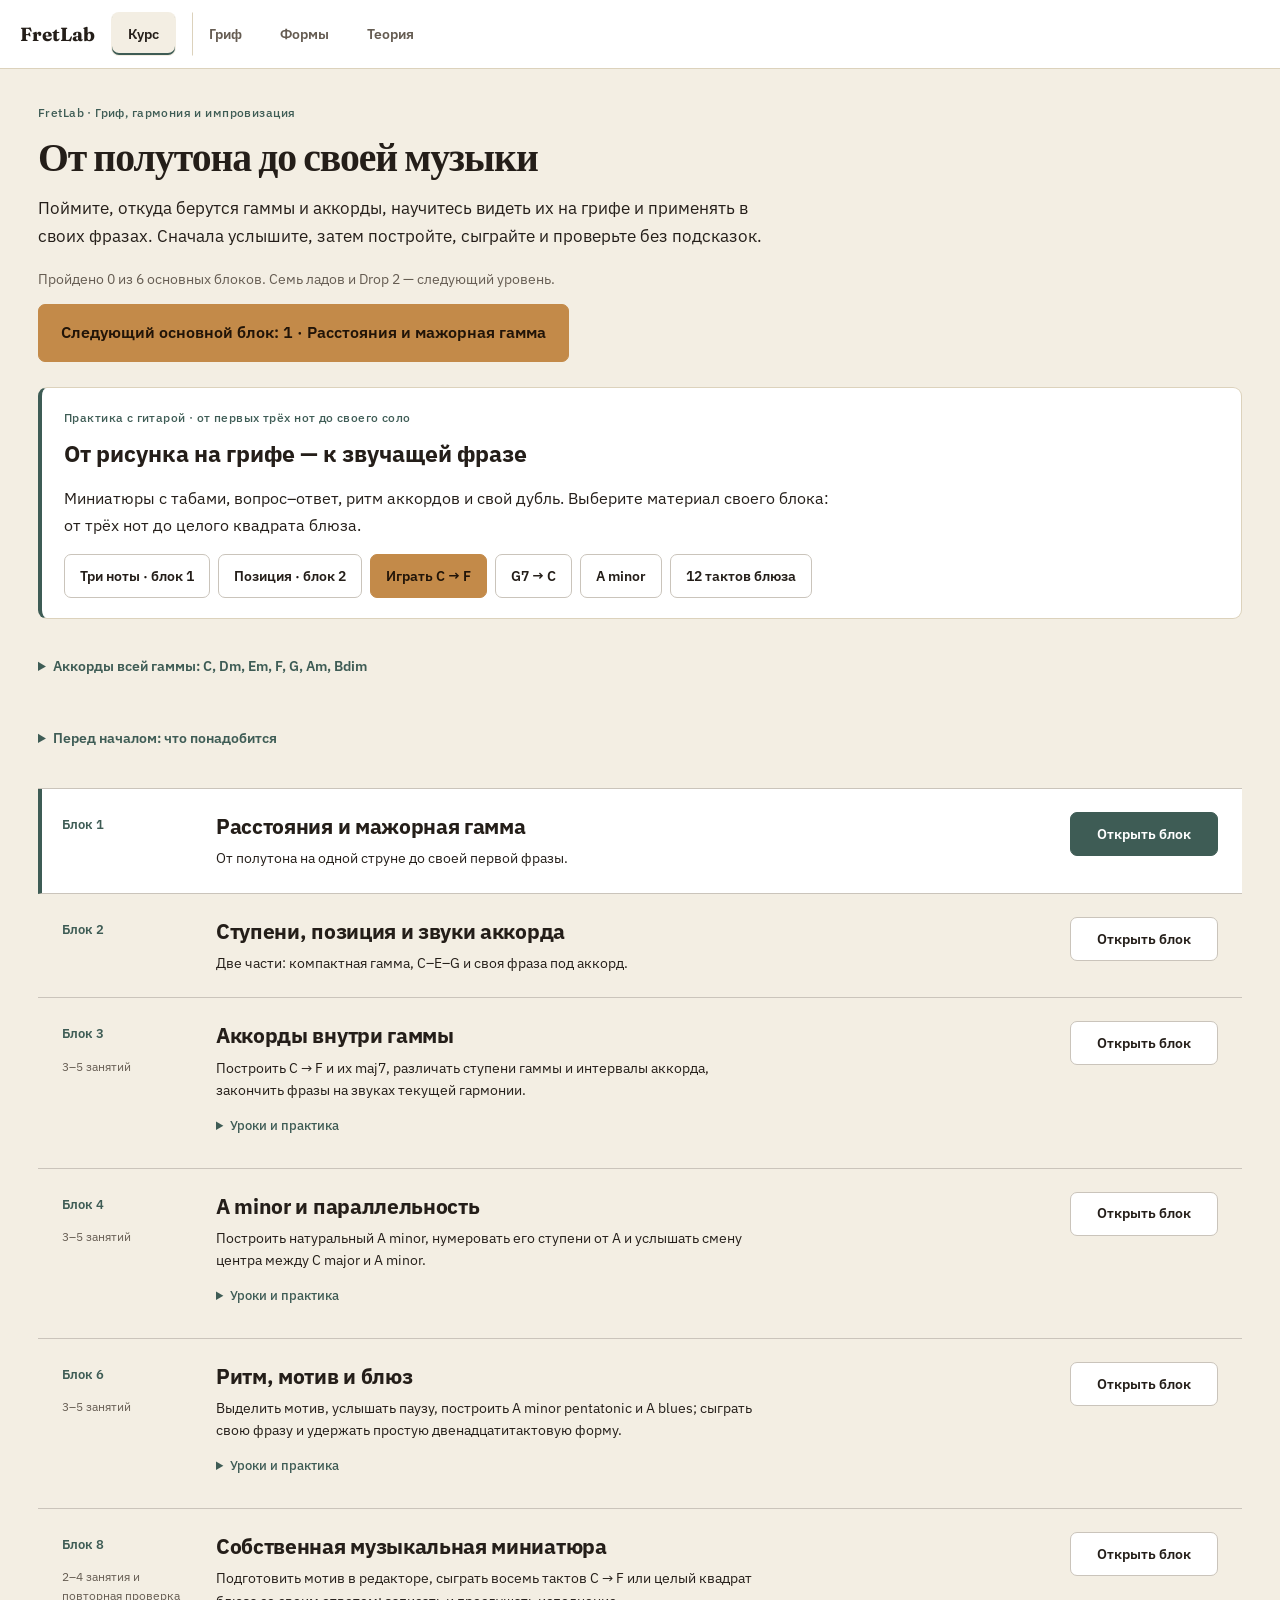
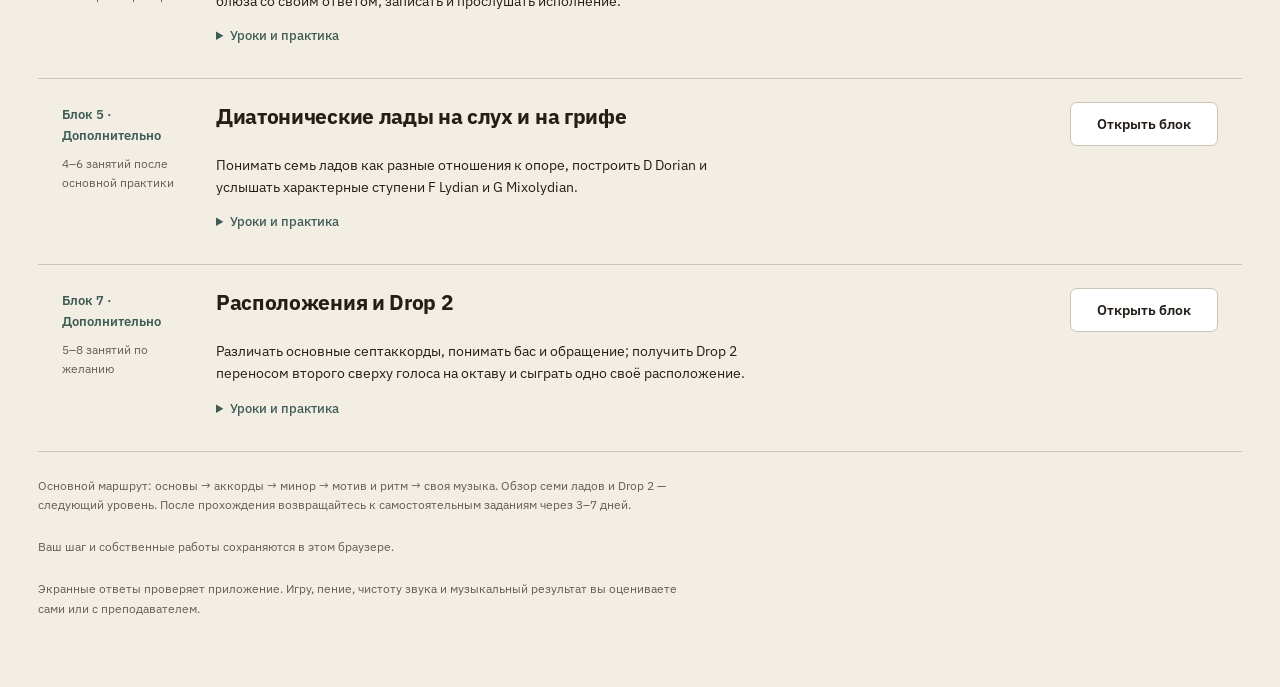
<file: course-lab.html>
<!DOCTYPE html>
<html lang="ru">
<head>
<meta charset="UTF-8">
<meta name="viewport" content="width=device-width, initial-scale=1, viewport-fit=cover">
<title>Fretlab — рабочая песочница курса</title>
<link rel="preconnect" href="https://fonts.googleapis.com">
<link href="https://fonts.googleapis.com/css2?family=Fraunces:opsz,wght@9..144,400;9..144,500;9..144,600&family=IBM+Plex+Sans:wght@400;500;600&family=IBM+Plex+Mono:wght@400;500;600&display=swap" rel="stylesheet" media="print" onload="this.media='all'">
<style>
  :root{
    --bg:#F3EEE3; --panel:#FFFFFF; --ink:#241E19; --muted:#655C52;
    --wood:#D8C9A8; --wood-dark:#6E472C; --wood-mid:#8E603A; --wood-light:#B88958;
    --brass:#C38A49; --teal:#3E5C55; --tonic-note:#F2C14E; --chord-note:#2F6F69;
    --border:#DCD2BC; --string:#D8D0C2; --fret-wire:#D2C7B4; --danger:#B3453A;
    --warn:#8A6A1E; --warn-bg:#F3E6C4;
    --ov-outside:#D45F43; --ov-common:#3E5C55;
  }
  @media (prefers-color-scheme: dark){
    :root:not([data-theme="light"]){
      --bg:#1B1714; --panel:#241E19; --ink:#EDE7DA; --muted:#B7ADA0;
      --wood:#3B2A20; --wood-dark:#291A12; --wood-mid:#4A2E1E; --wood-light:#6D4931; --brass:#D68C4C; --teal:#6FA093; --tonic-note:#F2C14E; --chord-note:#4A9488;
      --border:#3A3128; --string:#D8D2C4; --fret-wire:#8F8672; --danger:#D97C6F;
      --warn:#E3C878; --warn-bg:#3A2F16;
      --ov-outside:#F07A5A; --ov-common:#6FA093;
    }
  }
  :root[data-theme="dark"]{
    --bg:#1B1714; --panel:#241E19; --ink:#EDE7DA; --muted:#B7ADA0;
    --wood:#3B2A20; --wood-dark:#291A12; --wood-mid:#4A2E1E; --wood-light:#6D4931; --brass:#D68C4C; --teal:#6FA093; --tonic-note:#F2C14E; --chord-note:#4A9488;
    --border:#3A3128; --string:#D8D2C4; --fret-wire:#8F8672; --danger:#D97C6F;
    --warn:#E3C878; --warn-bg:#3A2F16;
    --ov-outside:#F07A5A; --ov-common:#6FA093;
  }
  *{box-sizing:border-box;}
  body{
    margin:0; background:var(--bg); color:var(--ink);
    font-family:'IBM Plex Sans', system-ui, sans-serif;
    padding:28px 20px 60px;
  }
  button{ font-family:inherit; -webkit-appearance:none; appearance:none; margin:0; }
  button:focus-visible{ outline:2px solid var(--teal); outline-offset:2px; }
  .wrap{max-width:980px; margin:0 auto;}
  h1{
    font-family:'Fraunces', Georgia, serif; font-weight:600; font-size:28px;
    margin:0 0 4px; letter-spacing:-0.01em;
  }
  .sub{color:var(--muted); font-size:14px; margin:0 0 28px; max-width:60ch; line-height:1.5;}

  .controls{
    display:grid; grid-template-columns: repeat(auto-fit, minmax(160px,1fr));
    gap:14px; background:var(--panel); border:1px solid var(--border);
    border-radius:10px; padding:18px; margin-bottom:16px;
  }
  .scale-compare-grid{
    display:grid; grid-template-columns:minmax(0,1fr) auto minmax(0,1fr);
    gap:12px; align-items:stretch; margin-bottom:16px;
  }
  .scale-card{
    background:var(--panel); border:1px solid var(--border); border-radius:10px; padding:16px;
  }
  .scale-card.inactive{opacity:.5;}
  .scale-card h2{font-family:'Fraunces',serif; font-size:17px; margin:0 0 12px;}
  .scale-card-fields{display:grid; grid-template-columns:110px 1fr; gap:12px;}
  .scale-card .formula-field{grid-column:1 / -1;}
  .comparison-action{display:flex; align-items:center; justify-content:center;}
  .comparison-details{background:var(--panel); border:1px solid var(--border); border-radius:10px; padding:14px 16px; margin-bottom:16px;}
  @media (max-width:760px){
    .scale-compare-grid{grid-template-columns:1fr;}
    .comparison-action{justify-content:flex-start;}
  }
  label{display:block; font-size:11px; text-transform:uppercase; letter-spacing:.06em; color:var(--muted); margin-bottom:6px;}
  select, input[type=text], input[type=number]{
    width:100%; font-size:15px; padding:9px 10px; border-radius:6px;
    border:1px solid var(--border); background:var(--bg); color:var(--ink);
    font-family:'IBM Plex Mono', monospace;
  }
  select{font-family:'IBM Plex Sans', sans-serif;}
  input:focus-visible, select:focus-visible{outline:2px solid var(--teal); outline-offset:1px;}

  .pill-row{display:flex; gap:5px; margin-bottom:8px; flex-wrap:wrap;}
  .pill{
    flex:1; min-width:38px; text-align:center; padding:10px 4px; border-radius:7px;
    border:1px solid var(--border); background:var(--panel); color:var(--muted);
    font-family:'IBM Plex Mono',monospace; font-size:12px; font-weight:600; cursor:pointer;
    user-select:none;
  }
  .pill.black{background:var(--wood-dark); color:var(--wood);}
  .pill.active{background:var(--teal); color:#fff; border-color:var(--teal);}
  .pill.active.root-pill{background:var(--brass); border-color:var(--brass);}
  .hint{color:var(--muted); font-size:12px; margin:0 0 22px; line-height:1.5;}

  .toggles{display:flex; gap:18px; align-items:center; flex-wrap:wrap; margin-bottom:18px;}
  .toggle-group{
    display:inline-flex; border:1px solid var(--border); border-radius:8px; overflow:hidden;
  }
  .toggle-group button{
    background:var(--panel); color:var(--muted); border:none; padding:8px 14px;
    font-size:13px; font-family:'IBM Plex Sans',sans-serif; cursor:pointer;
  }
  .toggle-group button.active{background:var(--teal); color:#fff;}
  .play-btn{
    padding:8px 16px; border-radius:8px; border:1px solid var(--brass); background:var(--brass);
    color:#211408; font-weight:600; font-size:13px; cursor:pointer; font-family:'IBM Plex Sans',sans-serif;
  }
  .play-btn:hover{opacity:.85;}
  .play-btn:disabled{opacity:.4; cursor:not-allowed;}
  .play-btn.outside{border-color:var(--ov-outside); background:var(--ov-outside); color:#241505;}

  .overlay-toggle-row{margin-bottom:14px;}
  .overlay-btn{
    padding:8px 16px; border-radius:8px; border:1px solid var(--teal); background:var(--panel);
    color:var(--teal); font-weight:600; font-size:13px; cursor:pointer; font-family:'IBM Plex Sans',sans-serif;
  }
  .overlay-btn.active{background:var(--teal); color:#fff;}
  .overlay-panel{
    background:var(--panel); border:1px solid var(--border); border-radius:10px;
    padding:16px; margin-bottom:16px;
  }
  .overlay-grid{display:grid; grid-template-columns: repeat(auto-fit, minmax(160px,1fr)); gap:14px; margin-bottom:12px;}
  .legend{display:flex; gap:16px; flex-wrap:wrap; font-size:12px; color:var(--muted); margin-top:8px;}
  .legend-item{display:flex; align-items:center; gap:6px;}
  .swatch{width:14px; height:14px; border-radius:50%; display:inline-block; border:1px solid rgba(0,0,0,.2);}
  .sw-inside{background:#EFE7D6;} .sw-outside{background:var(--ov-outside);}
  .sw-common{background:var(--ov-common);} .sw-root{background:var(--panel); box-shadow:0 0 0 2px var(--ink) inset;}
  .overlay-lists{display:flex; gap:24px; flex-wrap:wrap; font-family:'IBM Plex Mono',monospace; font-size:12px; color:var(--muted); margin-top:10px;}

  .readout{
    display:flex; flex-direction:column; gap:6px; margin-bottom:22px; font-family:'IBM Plex Mono',monospace;
    font-size:13px; color:var(--muted);
  }
  .readout strong{color:var(--ink); font-weight:600;}
  .degree-table-card{
    margin:0 0 16px; padding:14px 16px; background:var(--panel);
    border:1px solid var(--border); border-radius:10px;
  }
  .degree-table-card h2{margin:0 0 10px; font:600 16px 'Fraunces',serif;}
  .degree-table-scroll{overflow-x:auto;}
  .degree-table{width:100%; min-width:520px; border-collapse:separate; border-spacing:4px; table-layout:fixed;}
  .degree-table th,.degree-table td{
    min-width:54px; padding:9px 8px; text-align:center; border-radius:7px;
    font-family:'IBM Plex Mono',monospace; font-size:13px;
  }
  .degree-table th[scope="row"]{width:92px; text-align:left; color:var(--muted); font-family:'IBM Plex Sans',sans-serif; font-weight:600;}
  .degree-table td{background:var(--bg); border:1px solid var(--border); color:var(--ink); font-weight:600;}
  .degree-table td.degree-root{background:var(--brass); color:#211408; border-color:var(--brass);}
  .err{color:var(--danger); font-size:13px; margin-bottom:14px; font-family:'IBM Plex Mono',monospace; padding:10px 12px; border:1px solid var(--danger); border-radius:8px;}
  .warn{color:var(--warn); font-size:13px; margin-bottom:14px; font-family:'IBM Plex Mono',monospace; padding:10px 12px; border:1px solid var(--warn); background:var(--warn-bg); border-radius:8px;}

  .board-outer{
    position:relative;
    background:
      repeating-linear-gradient(2deg, transparent 0 5px, rgba(255,255,255,.025) 6px, transparent 7px 12px),
      repeating-linear-gradient(178deg, transparent 0 17px, rgba(43,24,12,.09) 18px, transparent 20px 30px),
      linear-gradient(90deg, var(--wood-dark), var(--wood-mid) 16%, var(--wood-light) 48%, var(--wood-mid) 78%, var(--wood-dark));
    border:1px solid rgba(74,43,24,.65); border-radius:14px; padding:20px 16px 26px;
    overflow-x:auto; min-height:322px; contain:layout paint;
    box-shadow:inset 0 1px 0 rgba(255,255,255,.18), inset 0 -12px 24px rgba(36,20,10,.22), 0 8px 22px rgba(50,34,22,.12);
  }
  .board{
    display:grid; min-width:760px;
  }
  .fret-label{
    font-family:'IBM Plex Mono',monospace; font-size:11px;
    color:#F4E8D5; text-align:center; padding-bottom:7px; text-shadow:0 1px 2px rgba(0,0,0,.45);
  }
  .open-label{
    display:flex; align-items:center; justify-content:center;
    font-family:'IBM Plex Mono',monospace; font-size:12px; color:#F4E8D5; text-shadow:0 1px 2px rgba(0,0,0,.5);
  }
  .cell{
    position:relative; height:46px; border-right:2px solid rgba(225,216,198,.66);
    display:flex; align-items:center; justify-content:center;
  }
  .cell::after{
    content:""; position:absolute; top:0; right:-2px; bottom:0; width:2px;
    background:linear-gradient(90deg,rgba(72,58,45,.55),rgba(255,250,236,.72),rgba(92,76,60,.5));
    box-shadow:1px 0 1px rgba(25,15,8,.28); z-index:0;
  }
  .cell.nut{border-right:4px solid #E9DDC4;}
  .cell.nut::after{right:-4px;width:4px;background:linear-gradient(90deg,#BDAF94,#FFF8E8 45%,#B9AA8E);}
  .cell.dimmed{opacity:.28;}
  .string-line{
    position:absolute; left:0; right:0; top:50%; height:var(--string-thickness,1px);
    background:linear-gradient(180deg,#F3EEE4 0%,var(--string) 42%,#776E62 100%);
    transform:translateY(-50%); z-index:0; box-shadow:0 1px 1px rgba(31,20,12,.42);
  }
  .marker-dot{
    position:absolute; bottom:4px; width:6px; height:6px; border-radius:50%;
    background:rgba(240,226,198,.72); opacity:.72; left:50%; transform:translateX(-50%);
    box-shadow:0 1px 2px rgba(30,18,9,.45);
  }
  .note{
    position:relative; z-index:1; width:28px; height:28px; border-radius:50%;
    display:flex; align-items:center; justify-content:center; cursor:pointer;
    font-family:'IBM Plex Mono',monospace; font-size:11px; font-weight:600;
    background:#F5EEDF; color:#241E19; border:1px solid rgba(52,35,22,.28);
    box-shadow:0 2px 5px rgba(30,18,9,.28), inset 0 1px 0 rgba(255,255,255,.7);
    animation:noteSwapIn .18s ease-out;
    transition:background-color .18s ease, color .18s ease, box-shadow .18s ease, transform .14s ease;
  }
  @keyframes noteSwapIn{from{opacity:0;transform:scale(.72)}to{opacity:1;transform:scale(1)}}
  @media (prefers-reduced-motion:reduce){.note{animation:none;transition:none;}}
  .note:active{ transform: scale(0.88); }
  .note.root{ background:var(--tonic-note); color:#211408; font-weight:700; box-shadow:0 0 0 2px rgba(255,250,234,.92), 0 3px 8px rgba(35,20,10,.4); }
  .note.route-note::after{
    content:attr(data-order); position:absolute; right:-7px; top:-8px; min-width:16px; height:16px;
    padding:0 3px; border-radius:9px; background:var(--teal); color:#fff; border:1px solid var(--panel);
    font:600 9px/14px 'IBM Plex Mono',monospace; text-align:center;
  }
  .mode-banner{
    display:flex; align-items:center; justify-content:space-between; gap:12px; flex-wrap:wrap;
    background:var(--panel); border:1px solid var(--border); border-radius:8px; padding:10px 12px;
  }
  .note.ov-inside{ background:#EFE7D6; color:#241E19; }
  .note.ov-outside{ background:var(--ov-outside); color:#241505; }
  .note.ov-common{ background:var(--ov-common); color:#fff; }
  .note.ov-is-root{ box-shadow:0 0 0 2px var(--ink), 0 0 0 4px var(--wood); }

  .chords-section{margin-top:24px;}
  .chords-section h2{font-family:'Fraunces',serif; font-size:16px; font-weight:600; margin:0 0 10px;}
  .chip-row{display:flex; flex-wrap:wrap; gap:6px;}
  .chip{
    padding:6px 10px; border-radius:8px; border:1px solid var(--border);
    background:var(--panel); color:var(--ink); font-family:'IBM Plex Mono',monospace; font-size:13px;
  }
  .chip.clickable{cursor:pointer;}
  .chip.clickable:hover{border-color:var(--teal);}
  .chip.active{background:var(--teal); color:#fff; border-color:var(--teal);}
  .chip.disabled{opacity:.45; cursor:not-allowed;}
  button.chip:disabled{opacity:.4; cursor:not-allowed;}
  .note.dual-label{width:38px; font-size:9px; letter-spacing:-.04em;}
  .range-controls{display:flex; gap:8px; align-items:center; margin-top:8px; flex-wrap:wrap;}
  .range-controls input[type=number]{width:70px;}
  .range-controls label{margin:0; display:inline;}
  .route-info{
    width:100%; margin:4px 0 0; padding:8px 10px; border-radius:8px;
    background:var(--panel); border:1px solid var(--border); color:var(--muted);
    font:12px/1.5 'IBM Plex Mono',monospace;
  }
  .route-info strong{color:var(--ink);}
  .route-tag{display:inline-block; margin-left:6px; color:var(--teal); font-size:11px;}
  .chip.active .route-tag{color:#fff; opacity:.8;}
  .study-picker{
    margin:0 0 14px; padding:14px; border:1px solid var(--border); border-radius:10px; background:var(--panel);
  }
  .study-picker-title{font:600 16px 'Fraunces',serif; margin-bottom:4px;}
  .study-picker .hint{margin:0 0 10px;}
  .study-picker .chip{background:var(--bg);}
  .study-picker .chip.active{background:var(--teal);}
  #rangePresetRow{margin-top:10px; padding-top:10px; border-top:1px solid var(--border);}
  #chordsSection{
    margin:0 0 14px; padding:14px; border:1px solid var(--border); border-radius:10px; background:var(--panel);
  }

  /* ---------- v2 redesign: tab shell + Learn panel (additive, does not restyle Explore) ---------- */
  .v2-topbar{display:flex; align-items:center; gap:16px; padding:12px 20px; flex-wrap:wrap; background:var(--panel); border-bottom:1px solid var(--border); position:sticky; top:0; z-index:20;}
  .v2-brand{font-family:'Fraunces',serif; font-weight:700; font-size:19px; color:var(--ink);}
  .v2-tabs{display:flex; gap:4px;}
  .v2-tab-btn{min-height:44px; padding:9px 16px; border-radius:8px; border:1px solid transparent; background:transparent; color:var(--muted); font-size:14px; font-weight:600; cursor:pointer; font-family:inherit;}
  .v2-tab-btn[aria-selected="true"]{background:var(--bg); color:var(--ink);}
  [role="tabpanel"]{display:none;}
  [role="tabpanel"].v2-active{display:block;}
  .v2-wrap{max-width:1180px; margin:0 auto; padding:20px;}
  .v2-selector-row{display:flex; gap:14px; flex-wrap:wrap; align-items:flex-end; margin-bottom:14px;}
  .v2-field{display:flex; flex-direction:column; gap:6px;}
  .v2-field label{font-size:11px; text-transform:uppercase; letter-spacing:.05em; color:var(--muted); font-weight:600;}
  .v2-form-btns{display:flex; gap:6px; flex-wrap:wrap;}
  .v2-form-btn{width:44px; height:44px; border-radius:8px; border:1px solid var(--border); background:var(--panel); color:var(--ink); font-family:'IBM Plex Mono',monospace; font-weight:700; font-size:15px; cursor:pointer;}
  .v2-form-btn[aria-pressed="true"]{background:var(--teal); color:#fff; border-color:var(--teal);}
  .v2-content-toggle{display:flex; gap:6px; margin:4px 0 16px; flex-wrap:wrap;}
  .v2-content-btn{min-height:44px; padding:10px 16px; border-radius:20px; border:1px solid var(--border); background:var(--panel); color:var(--ink); font-size:14px; font-weight:600; cursor:pointer; font-family:inherit;}
  .v2-content-btn[aria-pressed="true"]{background:var(--root-color,#C2872E); color:#2A1B04; border-color:var(--root-color,#C2872E);}
  .v2-legend{display:flex; gap:16px; flex-wrap:wrap; font-size:12px; color:var(--muted); margin-bottom:14px; min-height:18px;}
  .v2-hint{background:var(--bg); border:1px solid var(--border); border-radius:8px; padding:10px 14px; font-size:13px; margin-bottom:14px;}
  .note.chord-tone{ background:var(--chord-note); color:#fff; border-color:rgba(9,45,40,.55); box-shadow:0 2px 6px rgba(20,45,40,.34), inset 0 1px 0 rgba(255,255,255,.24); }
  .note.chord-tone.root{ background:var(--tonic-note); color:#211408; box-shadow:0 0 0 2px #FFF7E5, 0 3px 8px rgba(35,20,10,.4); }
  .v2-legend .sw-outside{background:var(--chord-note);}
  @media (max-width:480px){
    .v2-topbar{padding:10px 12px;}
    .v2-brand{font-size:15px; flex-basis:100%;}
    .v2-tabs{flex-basis:100%;}
    .v2-wrap{padding:12px;}
    .degree-table-card{padding:12px;}
  }

</style>
</head>
<body>

<div class="v2-topbar">
  <div class="v2-brand">FretLab</div>
  <nav class="v2-tabs" role="tablist" aria-label="Разделы">
    <button class="v2-tab-btn" id="tab-course" role="tab" aria-selected="true" aria-controls="panel-course" tabindex="0">Курс</button>
    <button class="v2-tab-btn" id="tab-block" role="tab" aria-selected="false" aria-controls="panel-block" tabindex="-1" hidden>Блок 1</button>
    <button class="v2-tab-btn" id="tab-block2" role="tab" aria-selected="false" aria-controls="panel-block2" tabindex="-1" hidden>Блок 2</button>
    <button class="v2-tab-btn" id="tab-sandbox" role="tab" aria-selected="false" aria-controls="panel-sandbox" tabindex="-1">Гриф</button>
    <button class="v2-tab-btn" id="tab-learn" role="tab" aria-selected="false" aria-controls="panel-learn" tabindex="-1">Формы</button>
    <button class="v2-tab-btn" id="tab-explore" role="tab" aria-selected="false" aria-controls="panel-explore" tabindex="-1">Теория</button>
  </nav>
  <button type="button" id="tabsMore" class="play-btn tabs-more" aria-label="Прокрутить разделы вправо" hidden>→</button>
</div>

<section id="panel-course" role="tabpanel" aria-labelledby="tab-course" class="v2-active">
  <div class="v2-wrap course-complete-wrap">
    <div id="courseHome">
      <p class="course-eyebrow">FretLab · Гриф, гармония и импровизация</p>
      <h1>От полутона до своей музыки</h1>
      <p class="lesson-copy">Поймите, откуда берутся гаммы и аккорды, научитесь видеть их на грифе и применять в своих фразах. Сначала услышите, затем постройте, сыграйте и проверьте без подсказок.</p>
      <p id="courseSummary" tabindex="-1" role="status"></p>
      <p id="courseHomeNotice" class="sandbox-readout" role="status" hidden></p>
      <div class="b2-reminders" data-b2-reviews hidden role="region" aria-label="Повторение пройденного"></div>
      <p><button type="button" class="play-btn primary-btn" id="courseResume">Продолжить курс</button></p>
      <section class="course-practice-entry" aria-labelledby="practiceEntryTitle">
        <p class="course-eyebrow">Практика с гитарой · от первых трёх нот до своего соло</p>
        <h2 id="practiceEntryTitle">От рисунка на грифе — к звучащей фразе</h2>
        <p>Миниатюры с табами, вопрос–ответ, ритм аккордов и свой дубль. Выберите материал своего блока: от трёх нот до целого квадрата блюза.</p>
        <div class="sandbox-controls"><button type="button" class="play-btn" data-practice-open="starter">Три ноты · блок 1</button><button type="button" class="play-btn" data-practice-open="melody">Позиция · блок 2</button><button type="button" class="play-btn primary-btn" id="coursePracticeLaunch" data-practice-open="cf">Играть C → F</button><button type="button" class="play-btn" data-practice-open="cadence">G7 → C</button><button type="button" class="play-btn" data-practice-open="am">A minor</button><button type="button" class="play-btn" data-practice-open="blues">12 тактов блюза</button></div>
      </section>
      <details id="courseHarmonyDetails" class="block-plan"><summary>Аккорды всей гаммы: C, Dm, Em, F, G, Am, Bdim</summary><div id="courseHarmony"></div></details>
      <details class="block-plan"><summary>Перед началом: что понадобится</summary><p>Гитара в стандартном строе и возможность извлекать отдельные звуки. На занятие закладывайте 30–60 минут; часть времени обязательно играйте на инструменте. Ориентиры по занятиям — рекомендация, а не срок освоения.</p><div class="sandbox-controls"><button type="button" class="play-btn" data-course-help="setup">Подготовить гитару</button><button type="button" class="play-btn" data-course-help="sound">Проверить звук</button><button type="button" class="play-btn" data-course-help="terms">Термины</button></div></details>
      <div id="courseModuleCards" class="course-module-grid"></div>
      <p class="hint">Основной маршрут: основы → аккорды → минор → мотив и ритм → своя музыка. Обзор семи ладов и Drop 2 — следующий уровень. После прохождения возвращайтесь к самостоятельным заданиям через 3–7 дней.</p>
    </div>
    <section id="courseWork" hidden aria-labelledby="courseStepTitle">
      <p class="course-breadcrumb"><button type="button" class="play-btn text-btn" id="courseRoute">← Весь курс</button><span id="courseBreadcrumb"></span><button type="button" class="play-btn text-btn" data-course-help="terms">Термины</button></p>
      <progress id="courseStepProgress" max="1" value="1" aria-label="Шаг урока"></progress>
      <div class="lesson-layout course-complete-layout">
        <div><h1 id="courseStepTitle" tabindex="-1"></h1><p id="courseStepText" class="lesson-copy"></p><details id="courseWhy" class="lesson-purpose"><summary>Почему так</summary><p id="courseWhyText"></p></details></div>
        <div class="course-complete-workspace">
          <p id="courseStepInstruction" class="task-card" data-label="Послушайте · постройте · сыграйте"></p>
          <div id="courseStepBody"></div>
          <p id="courseStepFeedback" class="sandbox-readout" hidden role="status" aria-live="polite"></p>
          <div class="sandbox-controls"><button type="button" class="play-btn" id="courseStop" hidden>■ Стоп</button><span id="courseAudioStatus" role="status" aria-live="off"></span></div>
          <details class="audio-options"><summary>Темп и повторение</summary><label>Темп (уд/мин) <input type="number" id="courseTempo" min="40" max="120" value="80"></label><button type="button" class="play-btn text-btn" id="courseRetry">Новая попытка текущего задания</button></details>
          <nav class="sandbox-controls course-navigation" aria-label="Шаги курса"><button type="button" class="play-btn text-btn" id="courseBack">← Назад</button><div class="lesson-next-action"><button type="button" class="play-btn primary-btn" id="courseNext" aria-describedby="courseNextHelp">Дальше →</button><p id="courseNextHelp" role="status"></p></div><button type="button" class="play-btn text-btn" id="coursePreview" title="Открыть следующий шаг, не отмечая этот выполненным">Посмотреть дальше</button></nav>
        </div>
      </div>
    </section>
    <section id="coursePracticeWork" hidden aria-label="Практика с гитарой"></section>
    <p id="courseStorage" class="hint"></p>
    <p class="hint">Экранные ответы проверяет приложение. Игру, пение, чистоту звука и музыкальный результат вы оцениваете сами или с преподавателем.</p>
  </div>
</section>
<section id="panel-block" role="tabpanel" aria-labelledby="tab-block">
  <div class="course-helpbar v2-wrap"><button type="button" class="play-btn text-btn" data-course-help="sound">Звук</button><button type="button" class="play-btn text-btn" data-course-help="terms">Термины и гриф</button><button type="button" class="play-btn text-btn" data-course-help="setup">Подготовить гитару</button></div>
  <div class="v2-wrap block-wrap" id="blockRoute">
    <div id="blockOverview">
    <div class="b2-reminders" data-b2-reviews hidden role="region" aria-label="Повторение пройденного"></div>
    <p class="hint">Блок 1 · Расстояния и мажорная гамма</p>
    <h1>От первого шага до своей фразы</h1>
    <p class="lesson-copy">Научитесь отмерять тон и полутон, строить C major и использовать несколько её нот в музыке. Здесь есть объяснения, самостоятельная практика, слух, ритм и итоговая проверка.</p>
    <section id="blockCelebration" class="course-celebration" hidden aria-labelledby="blockCelebrationTitle"><span class="reward-seal" aria-hidden="true">✦</span><h2 id="blockCelebrationTitle">Первый блок пройден!</h2><p>От полутона до своей фразы: все 10 заданий завершены. Практика на гитаре отмечена вами отдельно.</p><p>Следующий шаг — ступени и позиция.</p></section>
    <p id="blockSummary" class="sandbox-readout" role="status" aria-live="polite"></p>
    <progress id="blockProgress" max="10" value="0" aria-label="Завершённые части блока"></progress>
    <p>Для практики вам понадобится гитара. Занимайтесь в удобном темпе.</p>
    <p><button type="button" class="play-btn primary-btn" id="blockResume"></button></p>
    <section class="sound-welcome" aria-label="Проверка звука"><strong>Перед началом проверьте звук</strong><p>Для примеров и заданий на слух понадобится звук устройства.</p><button type="button" class="play-btn" data-course-help="sound">▶ Проверить звук</button><span id="courseSoundStatus" role="status"></span></section>
    <div id="blockActivities" class="block-activities" aria-label="Уроки и практика блока"></div>
    <details class="block-plan"><summary>Как заниматься: маршрут на 3–4 занятия</summary>
      <ol><li>Тон и полутон: первый урок, поиск расстояний, затем повторение на гитаре.</li><li>C major: второй урок, восстановление формулы и гаммы. Вернитесь к расстояниям без подсказок.</li><li>Слух, ритм и своя фраза из C, D, E. Повторите построение гаммы перед игрой.</li><li>На следующем занятии пройдите итоговую проверку. При затруднениях вернитесь к соответствующему упражнению.</li></ol>
      <p>Ориентир на занятие: 5 минут повторения, 5 минут объяснения, 10 минут игры, 5 минут слуха/ритма и 5 минут своей музыки. Двигайтесь в удобном темпе и возвращайтесь к трудным заданиям.</p>
    </details>
    <details class="block-plan"><summary>Как это работает</summary><p>Ответы на экране проверяет приложение. Игра и пение — ваша самопроверка или работа с преподавателем.</p><p id="blockStorage" class="hint"></p></details>
    <p><button type="button" class="play-btn" data-practice-open="starter">Сыграть этюд из трёх нот</button></p>
    <p><button type="button" class="play-btn text-btn" id="blockNextLesson">Дальше: Блок 2 · Ступени и позиция →</button></p>
    </div>
    <section id="blockWorkspace" class="block-workspace" aria-labelledby="blockTaskTitle" hidden>
      <button type="button" class="play-btn text-btn" id="blockClose">← К маршруту блока</button>
      <h2 id="blockTaskTitle" tabindex="-1"></h2>
      <p id="blockTaskExplanation" class="lesson-copy"></p>
      <p id="blockTaskInstruction" class="task-card"></p>
      <div id="blockTaskBody"></div>
      <p id="blockTaskFeedback" class="sandbox-readout" role="status" aria-live="polite"></p>
      <div class="sandbox-controls" id="blockTaskActions"></div>
    </section>

  </div>
<section id="panel-lesson" role="region" aria-labelledby="lessonTitle" hidden>
  <div class="v2-wrap lesson-wrap">
    <p class="course-breadcrumb"><button type="button" class="play-btn text-btn" id="lessonRoute">← К маршруту</button><span id="lessonBreadcrumb"></span><button type="button" id="lessonReturn" class="play-btn text-btn" hidden>Вернуться к упражнению →</button></p>
    <progress id="lessonProgress" max="9" value="1" aria-label="Шаг урока"></progress>
    <p id="lessonPosition" class="hint"></p>
    <div class="lesson-layout"><div class="lesson-text">
    <h1 id="lessonTitle" tabindex="-1"></h1>
    <p id="lessonExplanation" class="lesson-copy"></p>
    <details id="lessonAlternative" class="lesson-purpose" hidden><summary>Если верхние лады недоступны</summary><p id="lessonAlternativeText"></p></details>
    </div><div class="lesson-work">
    <p id="lessonInstruction" class="task-card" data-label="Послушайте"></p>
    <div id="lessonFormula" class="lesson-formula" aria-label="Формула и текущий шаг"></div>
    <div class="board-outer"><div class="board" id="lessonBoard" aria-label="Учебный гриф, первая струна сверху"></div></div>
    <p class="board-legend"><span class="legend-start">●</span> исходный звук · <span class="legend-answer">●</span> показанные ноты / ваш выбор</p>
    <p id="lessonFeedback" class="sandbox-readout" role="status" aria-live="polite"></p>
    <label id="lessonPracticeLabel" class="lesson-practice"><input type="checkbox" id="lessonPractice"> Я сыграл упражнение на гитаре и проверил себя по критериям выше</label>
    <nav class="sandbox-controls" aria-label="Шаги урока">
      <button type="button" class="play-btn" id="lessonListen">▶ Послушать пример</button>
      <button type="button" class="play-btn text-btn" id="lessonHint">Подсказка</button>

      <button type="button" class="play-btn text-btn" id="lessonBack">← Назад</button>
      <div class="lesson-next-action"><button type="button" class="play-btn primary-btn" id="lessonNext" aria-describedby="lessonNextHelp">Далее →</button><p id="lessonNextHelp" role="status"></p></div>
      <button type="button" class="play-btn text-btn" id="lessonRestart">Начать заново</button>
      <button type="button" class="play-btn primary-btn" id="lessonContinue" hidden>Следующий урок →</button>
    </nav>
    </div></div>
    <p class="hint">Номер струны считаем от тонкой: первая E сверху, шестая E снизу. Номера ладов указаны над грифом. Ноты звучат после нажатия.</p>
    <details class="lesson-purpose"><summary>Другие объяснения</summary>    <label class="lesson-picker">Перейти к объяснению
      <select id="lessonSelect"><option value="0">Блок 1 · Тон и полутон</option><option value="1">Блок 1 · Построение C major</option><option value="2">Блок 2 · Ступени и позиция</option></select>
    </label>
</details>
    <p id="lessonStorage" class="hint">Шаг урока сохраняется в этом браузере. После перезагрузки откройте урок, чтобы продолжить.</p>
  </div>
</section>
</section>
<section id="panel-block2" role="tabpanel" aria-labelledby="tab-block2">
  <div class="v2-wrap b2-wrap">
    <div id="b2Overview">
      <p class="course-breadcrumb">Блок 2 · От ступеней к своей музыке</p>
      <h1>Гамма, позиция и звуки аккорда</h1>
      <p class="lesson-copy">Научитесь видеть ступени в C major, переносить те же звуки на соседние струны и собирать из них аккорд. Во второй части сыграете свою фразу под C major.</p>
      <div class="b2-reminders" data-b2-reviews hidden role="region" aria-label="Повторение пройденного"></div>
      <div class="b2-part-grid">
        <article class="b2-part-card">
          <p class="b2-eyebrow">2A · 3–4 занятия</p><h2>Ступени и позиция</h2>
          <p>Номера ступеней, одинаковые высоты на разных струнах и одна компактная позиция C major с понятной аппликатурой.</p>
          <p id="b2Statusa" tabindex="-1" role="status"></p>
          <button type="button" class="play-btn primary-btn" id="b2Resumea">Начать блок 2A</button>
          <details><summary>Шаги и практика</summary><div id="b2Stepsa" class="b2-step-list"></div></details>
        </article>
        <article class="b2-part-card">
          <p class="b2-eyebrow">2B · 3–4 занятия</p><h2>Из гаммы — аккорд</h2>
          <p>C–E–G, роль терции, аккорд и арпеджио. Конструктор, слуховая практика и своя фраза под сопровождение.</p>
          <p id="b2Statusb" tabindex="-1" role="status"></p>
          <button type="button" class="play-btn primary-btn" id="b2Resumeb">Начать блок 2B</button>
          <details><summary>Шаги и практика</summary><div id="b2Stepsb" class="b2-step-list"></div></details>
        </article>
      </div>
      <p><button type="button" class="play-btn primary-btn" id="b2NextCourse" disabled>Дальше: блок 3 · Аккорды внутри гаммы →</button></p>
      <details class="block-plan"><summary>Как заниматься и возвращаться к материалу</summary>
        <p>Сначала пройдите 2A, затем 2B. На занятии оставляйте время на медленную игру, слух и повторение. Три-четыре занятия на часть — ориентир; календарной блокировки нет.</p>
        <p>Через три дня после завершения части здесь появится «Проверьте, что осталось». Рекомендуется повторить без подсказок через 3–7 дней. Если вернётесь позже, проверка останется доступной.</p>
      </details>
    </div>
    <section id="b2Work" hidden aria-labelledby="b2Title">
      <p class="course-breadcrumb"><button type="button" class="play-btn text-btn" id="b2Route">← К маршруту блока 2</button><span id="b2Crumb"></span></p>
      <progress id="b2StepProgress" max="1" value="1" aria-label="Шаг блока 2"></progress>
      <div class="lesson-layout b2-layout">
        <div class="b2-copy">
          <h1 id="b2Title" tabindex="-1"></h1>
          <p id="b2Text" class="lesson-copy"></p>
          <details id="b2Why" class="lesson-purpose"><summary>Почему так</summary><p id="b2WhyText"></p></details>
        </div>
        <div class="b2-workspace">
          <p id="b2Instruction" class="task-card" data-label="На грифе и на гитаре"></p>
          <div id="b2TaskBody"></div>
          <p id="b2Feedback" class="sandbox-readout" role="status" aria-live="polite" hidden></p>
          <div class="sandbox-controls b2-audio-controls">
            <button type="button" id="b2Stop" class="play-btn" hidden>■ Стоп</button>
            <span id="b2AudioStatus" role="status" aria-live="off"></span>
          </div>
          <details class="audio-options"><summary>Темп и повторение</summary>
            <label>Темп (уд/мин) <input type="number" id="b2Tempo" min="40" max="120" value="80"></label>
            <button type="button" class="play-btn text-btn" id="b2Retry">Повторить текущий шаг</button>
          </details>
          <nav class="sandbox-controls b2-navigation" aria-label="Шаги второго блока">
            <button type="button" class="play-btn text-btn" id="b2Back">← Назад</button>
            <button type="button" class="play-btn text-btn" id="b2Hint">Подсказка</button>
            <div class="lesson-next-action"><button type="button" class="play-btn primary-btn" id="b2Next" aria-describedby="b2NextHelp">Дальше →</button><p id="b2NextHelp" role="status"></p></div>
          </nav>
        </div>
      </div>
    </section>
    <p id="b2Storage" class="hint"></p>
  </div>
</section>
<section id="panel-sandbox" role="tabpanel" aria-labelledby="tab-sandbox">
  <div class="v2-wrap">
    <h1>Свободный гриф</h1>
    <p>Соберите аппликатуру на грифе — определитель покажет возможные аккорды. Нажатие на новый лад той же струны заменяет прежнюю ноту.</p>
    <div class="sandbox-controls">
      <label>Действие <select id="sandboxAction"><option value="chord">Аккорд</option><option value="mark">Свободные ноты</option><option value="listen">Слушать ноты</option><option value="measure">Интервал</option></select></label>
      <label>Названия <select id="sandboxSpelling"><option value="auto">Авто</option><option value="sharp">С диезами ♯</option><option value="flat">С бемолями ♭</option></select></label>
      <div id="chordControls" class="sandbox-controls">
        <label>Основной тон <select id="chordRoot"><option value="auto">Авто</option></select></label>
        <label>На грифе <select id="chordDisplay"><option value="notes">Ноты</option><option value="intervals">Интервалы</option></select></label>
      </div>
      <button type="button" class="play-btn text-btn" id="sandboxClear">Очистить гриф</button>
      <button type="button" class="play-btn text-btn" id="sandboxUndo" disabled>Отменить</button>
    </div>
    <p class="hint" id="sandboxHelp">Отмечайте любые ноты на всех шести струнах. С клавиатуры: Tab — вход на гриф, стрелки — выбор лада и струны, Enter — нота.</p>
    <div id="chordStrings" aria-label="Открытые и заглушённые струны"></div>
    <div id="chordQuickResult" hidden><span>Аккорд</span><strong id="chordQuickName" aria-live="polite" aria-atomic="true">Выберите ноты</strong></div>
    <div id="sandboxIdeas"></div>
    <div class="board-outer"><div class="board" id="sandboxBoard" aria-label="Интерактивный гриф, первая струна сверху"></div></div>
    <div class="sandbox-readout" id="sandboxReadout" role="status" aria-live="polite"></div>
    <section id="chordPanel" aria-labelledby="chordStatus">
      <p class="chord-eyebrow">Определитель аккордов</p>
      <h2 id="chordStatus">Выберите ноты аккорда</h2>
      <div id="chordResults" role="group" aria-label="Возможные названия аккорда"></div>
      <p id="chordFormula"></p>
      <p id="chordBass"></p>
      <p id="chordDetails"></p>
      <p id="chordWarnings" role="status" aria-live="polite"></p>
      <p class="hint" id="chordStorage"></p>
      <details id="chordOtherInterpretations" hidden><summary>Другие трактовки</summary><p>Эти варианты предполагают пропущенные звуки: они указаны в названии. Выберите имя или задайте основной тон, чтобы пересчитать интервалы на грифе. Бас — самая низкая звучащая нота; он может отличаться от основного тона.</p><div id="chordOtherResults" role="group" aria-label="Другие трактовки с пропущенными звуками"></div></details>
    </section>
    <div class="sandbox-controls">
      <button type="button" class="play-btn" id="sandboxSequence">▶ По очереди</button>
      <button type="button" class="play-btn" id="sandboxTogether">▶ Вместе</button>
      <button type="button" class="play-btn text-btn" id="sandboxStop" hidden>■ Стоп</button>
    </div>
    <p class="hint">Первая струна — тонкая E сверху. Лад 0 — открытая струна. В режиме интервала золотая нота — начало, бирюзовая — конец. Название интервала зависит и от букв нот, и от числа полутонов.</p>
  </div>
</section>
<section id="panel-learn" role="tabpanel" aria-labelledby="tab-learn">
  <div class="v2-wrap">
    <div class="v2-selector-row">
      <div class="v2-field">
        <label for="learnRoot">Тоника</label>
        <select id="learnRoot"></select>
      </div>
      <div class="v2-field">
        <label for="learnMode">Лад</label>
        <select id="learnMode"></select>
      </div>
      <div class="v2-field">
        <label id="learnFormLabel">Форма</label>
        <div class="v2-form-btns" id="learnFormBtns" role="group" aria-labelledby="learnFormLabel"></div>
      </div>
    </div>

    <div class="v2-content-toggle" id="contentToggle" role="group" aria-label="Что показать"></div>

    <div class="toggles">
      <div class="toggle-group" id="learnDisplayToggle" role="group" aria-label="Ноты или ступени">
        <button data-mode="notes" class="active" aria-pressed="true">Ноты</button>
        <button data-mode="degrees" aria-pressed="false">Ступени</button>
      </div>
      <button id="learnPlayBtn" class="play-btn">▶ Играть форму</button>
    </div>

    <p class="hint" id="learnExplain" aria-live="polite" style="font-size:15px; color:var(--ink);"></p>
    <div id="learnHintBanner" aria-live="polite"></div>
    <div class="v2-legend" id="learnLegend"></div>
    <div class="board-outer"><div class="board" id="learnBoard"></div></div>

    <div class="chords-section" id="learnDetails" style="display:none;">
      <div class="detail-grid" id="learnDetailGrid" style="display:flex; gap:20px; flex-wrap:wrap; font-family:'IBM Plex Mono',monospace; font-size:13px; color:var(--muted);"></div>
    </div>

    <p class="hint">Нужна вся гамма целиком, пресеты, гаммы Холдсворта или гармонизация? Загляните в «Исследовать».</p>
  </div>
</section>

<section id="panel-explore" role="tabpanel" aria-labelledby="tab-explore">
<div class="wrap">
  <h1>Fretlab — формулы на грифе</h1>
  <p class="sub">Выберите тонику и задайте интервальную формулу — приложение правильно назовёт ноты и покажет их на грифе. Можно вводить любую формулу: <span style="font-family:'IBM Plex Mono',monospace">1 2 b3 4 5 6 7</span> или <span style="font-family:'IBM Plex Mono',monospace">1-b3-5-bb7</span>.</p>

  <div class="scale-compare-grid">
    <section class="scale-card" aria-labelledby="mainScaleHeading">
      <h2 id="mainScaleHeading">Основной лад</h2>
      <div class="scale-card-fields">
        <div>
          <label for="root">Тоника</label>
          <select id="root"></select>
        </div>
        <div>
          <label for="mainScalePreset">Лад</label>
          <select id="mainScalePreset"></select>
        </div>
        <div class="formula-field">
          <label for="formula">Формула</label>
          <input type="text" id="formula" value="1 2 b3 4 5 6 7">
        </div>
      </div>
    </section>

    <div class="comparison-action">
      <button id="overlayToggleBtn" class="overlay-btn" aria-pressed="false">Добавить аутсайд-лад →</button>
    </div>

    <section class="scale-card inactive" id="overlayPanel" aria-labelledby="tensionScaleHeading">
      <h2 id="tensionScaleHeading">Аутсайд-лад</h2>
      <div class="scale-card-fields">
        <div>
          <label for="outsideRoot">Тоника</label>
          <select id="outsideRoot" disabled></select>
        </div>
        <div>
          <label for="outsideScalePreset">Лад</label>
          <select id="outsideScalePreset" disabled></select>
        </div>
        <div class="formula-field">
          <label for="outsideFormula">Формула</label>
          <input type="text" id="outsideFormula" value="1 b2 b3 3 b5 5 6 b7" disabled>
        </div>
      </div>
    </section>
  </div>

  <div class="pill-row" id="pillRow" role="group" aria-label="Выбор хроматических ступеней"></div>
  <p class="hint">Нажмите на ступень, чтобы добавить или убрать её. Формулу также можно вводить вручную через пробелы, дефисы или запятые.</p>

  <div class="toggles">
    <div class="toggle-group" id="displayToggle" role="group" aria-label="Ноты или ступени">
      <button data-mode="notes" class="active" aria-pressed="true">Ноты</button>
      <button data-mode="degrees" aria-pressed="false">Ступени</button>
    </div>
    <button id="playBtn" class="play-btn">▶ Играть</button>
    <button id="playInsideBtn" class="play-btn" style="display:none;">▶ Основной лад</button>
    <button id="playOutsideBtn" class="play-btn outside" style="display:none;">▶ Аутсайд-лад</button>
  </div>

  <div class="comparison-details" id="comparisonDetails" style="display:none;">
    <div class="legend" aria-hidden="true">
      <span class="legend-item"><span class="swatch sw-inside"></span> Основной лад</span>
      <span class="legend-item"><span class="swatch sw-common"></span> Общие ноты</span>
      <span class="legend-item"><span class="swatch sw-outside"></span> Ноты аутсайд-лада</span>
      <span class="legend-item"><span class="swatch sw-root"></span> Тоника</span>
    </div>
    <p class="hint" style="margin:10px 0 0;">Общие ноты входят в оба лада. Ноты аутсайд-лада появляются только при выходе из основного лада.</p>
    <div class="overlay-lists" id="overlayLists"></div>
  </div>

  <div id="errorBox" class="err" style="display:none;" role="alert"></div>
  <div id="warnBox" class="warn" style="display:none;" role="status"></div>

  <div class="readout" id="readout"></div>

  <section class="degree-table-card" aria-labelledby="exploreDegreeTableTitle">
    <h2 id="exploreDegreeTableTitle">Ступени выбранного лада</h2>
    <div class="degree-table-scroll">
      <table class="degree-table" id="exploreDegreeTable">
        <tbody id="exploreDegreeTableBody" aria-live="polite"></tbody>
      </table>
    </div>
  </section>

  <div class="study-picker" id="studyPicker">
    <div class="study-picker-title">Что хотите изучить?</div>
    <p class="hint" id="modeGuideText">Выберите отображение: вся гамма, готовая позиционная форма или арпеджио аккорда.</p>
    <div class="chip-row" id="viewModeRow" role="group" aria-label="Режим изучения"></div>
    <div class="chip-row" id="rangePresetRow" role="group" aria-label="Диапазон ладов" style="display:none;"></div>
  </div>

  <div class="chords-section" id="chordsSection" style="display:none;">
    <h2 id="triadsHeading">1. Выберите трезвучие</h2>
    <div class="chip-row" id="triadsRow"></div>
    <h2 style="margin-top:16px;" id="tetradsHeading">Или выберите септаккорд</h2>
    <div class="chip-row" id="tetradsRow"></div>
    <p class="hint" style="margin-top:8px;" id="harmonizationHint"></p>
  </div>

  <div class="chip-row" id="scaleFormRow" role="group" aria-label="Форма гаммы" style="display:none; margin:8px 0 6px;"></div>
  <div class="route-info" id="scaleRouteInfo" style="display:none;"></div>
  <div class="chip-row" id="arpeggioFormRow" role="group" aria-label="Настройки арпеджио" style="display:none; margin:8px 0 6px;"></div>
  <div class="route-info" id="arpeggioRouteInfo" style="display:none;"></div>
  <div class="range-controls" id="customRangeControls" style="display:none;">
    <label for="rangeFromInput" style="display:inline; margin:0;">От лада</label>
    <input type="number" id="rangeFromInput" min="0" max="16" value="0">
    <label for="rangeToInput" style="display:inline; margin:0;">До лада</label>
    <input type="number" id="rangeToInput" min="0" max="16" value="4">
  </div>
  <p class="hint" id="formWarning" style="display:none;"></p>

  <div class="board-outer">
    <div class="board" id="board"></div>
  </div>

</div>
</section>

<script>
const LETTERS = ['C','D','E','F','G','A','B'];
const NATURAL_PC = {C:0,D:2,E:4,F:5,G:7,A:9,B:11};
const DEGREE_NATURAL = {1:0,2:2,3:4,4:5,5:7,6:9,7:11};
const ACC_SYMBOL = {'-2':'bb','-1':'b','0':'','1':'#','2':'##'};

const TRIAD_QUALITY = { '3,7':'m', '4,7':'maj', '3,6':'dim', '4,8':'aug', '2,7':'sus2', '5,7':'sus4' };
// Fixed: '2,7,10' has a 2nd and a 5th and a b7, but NO 4th — calling it
// "9sus4" was wrong (there's nothing to "sus" a 4th into). It's a dominant
// 7th with the 3rd replaced by the 2nd: 7sus2. Also renamed '4,6,11' to
// maj7b5 for naming consistency with the '4,6,10' -> 7b5 entry above it.
const TETRAD_QUALITY = {
  '3,7,10':'m7', '4,7,11':'maj7', '4,7,10':'7', '3,6,10':'m7b5', '3,6,9':'dim7',
  '3,7,11':'mMaj7', '4,7,9':'6', '3,7,9':'m6', '4,8,11':'maj7#5', '4,8,10':'7#5',
  '4,6,10':'7b5', '4,6,11':'maj7b5', '5,7,10':'7sus4', '2,7,10':'7sus2'
};
function nameChord(rootNote, otherNotes){
  // Voicings can double chord tones and roots in different octaves.
  const intervals = [...new Set(otherNotes.map(n => ((n.semitone - rootNote.semitone) % 12 + 12) % 12))].filter(n=>n!==0).sort((a,b)=>a-b);
  const key = intervals.join(',');
  const table = intervals.length === 2 ? TRIAD_QUALITY : TETRAD_QUALITY;
  const quality = table[key];
  if(quality) return rootNote.noteName + quality;
  return rootNote.noteName + '(' + [rootNote, ...otherNotes].map(n=>n.noteName).join(' ') + ')';
}
// Generalized harmonization: stack every other scale tone, wrapping by the
// scale's own length (not by 7) — this is what makes it work for 6/8/9-note
// scales, not just standard diatonic ones. For exactly-7-note scales this
// produces standard tertian triads/7th chords; the caller decides which
// heading/framing to show based on note count (see render()).
function harmonizeScale(uniqueNotesSorted, size){
  const n = uniqueNotesSorted.length;
  if(n < size) return [];
  const chords = [];
  for(let start=0; start<n; start++){
    const idxs = [];
    for(let k=0; k<size; k++) idxs.push((start + 2*k) % n);
    if(new Set(idxs).size < size) continue;
    const notes = idxs.map(i => uniqueNotesSorted[i]);
    chords.push({ label: nameChord(notes[0], notes.slice(1)), pcs: notes.map(nt => nt.pc) });
  }
  return chords;
}
function buildAliasMap(chords){
  const map = new Map();
  chords.forEach(c => {
    const key = [...c.pcs].sort((a,b)=>a-b).join(',');
    if(!map.has(key)) map.set(key, []);
    map.get(key).push(c.label);
  });
  return map;
}

const ROOTS = [
  {name:'C',pc:0,letter:'C'},
  {name:'C#',pc:1,letter:'C'}, {name:'Db',pc:1,letter:'D'},
  {name:'D',pc:2,letter:'D'},
  {name:'D#',pc:3,letter:'D'}, {name:'Eb',pc:3,letter:'E'},
  {name:'E',pc:4,letter:'E'},
  {name:'F',pc:5,letter:'F'},
  {name:'F#',pc:6,letter:'F'}, {name:'Gb',pc:6,letter:'G'},
  {name:'G',pc:7,letter:'G'},
  {name:'G#',pc:8,letter:'G'}, {name:'Ab',pc:8,letter:'A'},
  {name:'A',pc:9,letter:'A'},
  {name:'A#',pc:10,letter:'A'}, {name:'Bb',pc:10,letter:'B'},
  {name:'B',pc:11,letter:'B'}
];
function findRootIndex(name){ return ROOTS.findIndex(r => r.name === name); }

const OPEN_STRINGS_TOP_TO_BOTTOM = [
  {label:'e', pc:4, midi:64}, {label:'B', pc:11, midi:59}, {label:'G', pc:7, midi:55},
  {label:'D', pc:2, midi:50}, {label:'A', pc:9, midi:45}, {label:'E', pc:4, midi:40}
];
const FRET_COUNT = 16;
const MARKER_FRETS = new Set([3,5,7,9,12,15]);
const DOUBLE_MARKER_FRETS = new Set([12]);

const PRESETS_DIATONIC = [
  ['Ионийский / мажор','1 2 3 4 5 6 7'], ['Дорийский','1 2 b3 4 5 6 b7'],
  ['Фригийский','1 b2 b3 4 5 b6 b7'], ['Лидийский','1 2 3 #4 5 6 7'],
  ['Миксолидийский','1 2 3 4 5 6 b7'], ['Эолийский / натуральный минор','1 2 b3 4 5 b6 b7'],
  ['Локрийский','1 b2 b3 4 b5 b6 b7']
];
const PRESETS_OTHER = [
  ['Гармонический минор','1 2 b3 4 5 b6 7'], ['Мелодический минор','1 2 b3 4 5 6 7'],
  ['Мажорная пентатоника','1 2 3 5 6'], ['Минорная пентатоника','1 b3 4 5 b7'],
  ['Блюзовая','1 b3 4 b5 5 b7'], ['Целотонная','1 2 3 #4 #5 b7'],
  ['Фригийский доминантовый','1 b2 3 4 5 b6 b7'], ['Лидийский доминантовый','1 2 3 #4 5 6 b7'],
  ['Уменьшённая тон-полутон','1 2 b3 4 b5 b6 6 7'], ['Уменьшённая полутон-тон','1 b2 b3 3 b5 5 6 b7']
];
const PRESETS_HOLDSWORTH = [
  ['Дорийский','D','1 2 b3 4 5 6 b7'],
  ['Мелодический минор','D','1 2 b3 4 5 6 7'],
  ['Гармонический минор','A','1 2 b3 4 5 b6 7'],
  ['Мелодический минор #4','A','1 2 b3 #4 5 6 7'],
  ['Доминантовая уменьшённая (M2)','G','1 b2 b3 3 #4 5 6 b7'],
  ['Джазовый мажор','Bb','1 2 3 4 5 b6 6 7'],
  ['Джазовый доминантовый','C','1 2 3 4 5 6 b7 7'],
  ['Бибоп-дорийский','B','1 2 b3 4 5 6 b7 7'],
  ['Бибоп-мелодический минор','A','1 2 b3 4 5 b6 6 7'],
  ['Черепнин (M3)','C','1 2 b3 3 #4 5 b6 b7 7'],
  ['Джазовый минор (добавлена #4)','Db','1 2 b3 4 #4 5 6 7'],
  ['Джазовый доминантовый (добавлены b3 и 7)','C','1 2 b3 3 4 5 6 b7 7'],
  ['Джазовый мажор (добавлены b3 и b6)','C','1 2 b3 3 4 5 b6 6 7'],
  ['Миксолидийский #9','C','1 b3 3 4 5 6 b7'],
  ['Целотонная','F','1 2 3 #4 #5 b7']
];

const SCALE_PRESET_OPTIONS = [
  ...PRESETS_DIATONIC.map(([name, formula], i) => ({id:`diatonic-${i}`, group:'Диатонические лады', name, formula})),
  ...PRESETS_OTHER.map(([name, formula], i) => ({id:`other-${i}`, group:'Другие гаммы', name, formula})),
  ...PRESETS_HOLDSWORTH.map(([name, root, formula], i) => ({id:`holdsworth-${i}`, group:'Гаммы Холдсворта', name:`${name} [Холдсворт]`, formula}))
];

function formulaSignature(text){
  return text.split(/[\s,\-]+/).filter(Boolean).join(' ');
}
function populateScaleSelect(select){
  const groups = new Map();
  SCALE_PRESET_OPTIONS.forEach(preset => {
    if(!groups.has(preset.group)){
      const group = document.createElement('optgroup');
      group.label = preset.group;
      groups.set(preset.group, group);
      select.appendChild(group);
    }
    const option = document.createElement('option');
    option.value = preset.id;
    option.textContent = preset.name;
    groups.get(preset.group).appendChild(option);
  });
  const custom = document.createElement('option');
  custom.value = 'custom'; custom.textContent = 'Своя формула';
  select.appendChild(custom);
}
function syncScaleSelect(select, formula){
  const match = SCALE_PRESET_OPTIONS.find(p => formulaSignature(p.formula) === formulaSignature(formula));
  select.value = match ? match.id : 'custom';
}

const DEGREE_PILLS = [
  {semitone:0, token:'1'}, {semitone:1, token:'b2'}, {semitone:2, token:'2'},
  {semitone:3, token:'b3'}, {semitone:4, token:'3'}, {semitone:5, token:'4'},
  {semitone:6, token:'b5'}, {semitone:7, token:'5'}, {semitone:8, token:'b6'},
  {semitone:9, token:'6'}, {semitone:10, token:'b7'}, {semitone:11, token:'7'}
];
function tokenSemitoneMod12(tok){
  const p = parseToken(tok);
  if(!p) return null;
  const baseDegree = ((p.degree - 1) % 7) + 1;
  return ((DEGREE_NATURAL[baseDegree] + p.acc) % 12 + 12) % 12;
}
function semitoneSetKey(formulaText){
  const set = new Set(formulaText.split(/[\s,\-]+/).filter(Boolean).map(tokenSemitoneMod12).filter(s => s !== null));
  return [...set].sort((a,b)=>a-b).join(',');
}

const DIATONIC_KEYS = PRESETS_DIATONIC.map(([name, formula]) => ({name, key: semitoneSetKey(formula)}));
const OTHER_KEYS = PRESETS_OTHER.map(([name, formula]) => ({name, key: semitoneSetKey(formula)}));
const HOLDSWORTH_KEYS = PRESETS_HOLDSWORTH.map(([name, root, formula]) => ({name: name + ' [Холдсворт]', key: semitoneSetKey(formula)}));
const ALL_NAMED_SCALES = [...DIATONIC_KEYS, ...OTHER_KEYS, ...HOLDSWORTH_KEYS];

let state = {
  root: findRootIndex('A'), formula: '1 2 b3 4 5 6 7', mode: 'notes',
  selectedChordId: null, selectedChordPcs: null,
  selectedChordLabel: null, selectedChordQuality: null,
  arpeggioForm: 'E',
  scaleForm: 'E',
  viewMode: 'whole', // 'whole' | 'range' | 'scaleShape' | 'arpeggioShape'
  rangePreset: null, // '0-4' | '5-9' | '10-16' | 'custom' | null
  rangeFrom: 0, rangeTo: 4,
  overlayEnabled: false,
  overlayPathMode: 'compare', // 'main' | 'tension' | 'compare'
  outsideRoot: findRootIndex('A'), outsideFormula: '1 b2 b3 3 b5 5 6 b7'
};

function clearSelectedChord(){
  state.selectedChordId = null;
  state.selectedChordPcs = null;
  state.selectedChordLabel = null;
  state.selectedChordQuality = null;
}
let currentPlayableMidi = [];
let insidePlayableMidi = [];
let outsidePlayableMidi = [];
let lastGoodFormulaValid = true;

let audioCtx = null;
function getAudioCtx(){
  if(!audioCtx) audioCtx = new (window.AudioContext || window.webkitAudioContext)();
  if(audioCtx.state === 'suspended') audioCtx.resume();
  return audioCtx;
}
// Short, low wooden-style metronome tap; synthesized independently of lesson notes.
function playMetronome(when,accent=false,peak=.12){
  const ctx=getAudioCtx(),t=when===undefined?ctx.currentTime:when;
  const duration=.055,buffer=ctx.createBuffer(1,Math.ceil(ctx.sampleRate*duration),ctx.sampleRate);
  const data=buffer.getChannelData(0),freq=accent?700:480;
  for(let i=0;i<data.length;i++){
    const x=i/ctx.sampleRate,attack=Math.min(1,x/.0015);
    data[i]=attack*Math.exp(-x/ .009)*(Math.sin(2*Math.PI*freq*x)+.25*Math.sin(2*Math.PI*freq*1.7*x));
  }
  const source=ctx.createBufferSource(),gain=ctx.createGain();source.buffer=buffer;gain.gain.value=peak;
  source.connect(gain);gain.connect(ctx.destination);
  source.addEventListener('ended',()=>{source.disconnect();gain.disconnect();});source.start(t);
  let stopped=false;
  return {get stopped(){return stopped;},stop(){if(stopped)return;stopped=true;const now=ctx.currentTime;gain.gain.setValueAtTime(now<t?0:peak,now);gain.gain.linearRampToValueAtTime(0,now+.008);source.stop(now+.01);}};
}
function playMidi(midi, when, dur, peak = 0.22, position = null, articulation = null){
  if(!Number.isFinite(midi)) return; // guard: never hand NaN/Infinity to Web Audio
  const ctx = getAudioCtx();
  const t = when !== undefined ? when : ctx.currentTime;
  const d = dur !== undefined ? dur : .9;
  const freq = 440 * Math.pow(2, (midi - 69) / 12);
  if(!Number.isFinite(freq) || freq <= 0) return;
  const osc = ctx.createOscillator();
  const gain = ctx.createGain();
  // A rounded, harmonic-rich synthetic tone; no sampled guitar recording.
  const partials = new Float32Array([0, 1, .28, .16, .07, .045, .025]);
  osc.setPeriodicWave(ctx.createPeriodicWave(new Float32Array(partials.length), partials));
  osc.frequency.value = freq;
  const filter = ctx.createBiquadFilter();
  filter.type = 'lowpass'; filter.Q.value = .5;
  filter.frequency.setValueAtTime(Math.min(6000, freq * 10), t);
  filter.frequency.exponentialRampToValueAtTime(Math.min(6000, Math.max(1000, freq * 3.5)), t + d);
  const attack = Math.min(.012, d * .18), settle = Math.min(.08, d * .32);
  gain.gain.setValueAtTime(0.0001, t);
  gain.gain.exponentialRampToValueAtTime(peak, t + attack);
  gain.gain.exponentialRampToValueAtTime(peak * .65, t + settle);
  const held=articulation==='held';
  const releaseAt=held?t+d-Math.min(.008,d*.05):t+d*.68;
  const sustain=held?peak*.65:peak*.45;
  gain.gain.exponentialRampToValueAtTime(sustain, releaseAt);
  gain.gain.exponentialRampToValueAtTime(0.0001, t + d);
  osc.connect(filter); filter.connect(gain); gain.connect(ctx.destination);
  osc.addEventListener('ended', ()=>{osc.disconnect();filter.disconnect();gain.disconnect();});
  osc.start(t); osc.stop(t + d + (held?0:0.05));
  // Release from the actual envelope level, including voices scheduled in the future.
  let stopped=false;
  const envelope=[[t,.0001],[t+attack,peak],[t+settle,peak*.65],[releaseAt,sustain],[t+d,.0001]];
  const voice={
    get stopped(){return stopped;},
    addEventListener:(...args)=>osc.addEventListener(...args),
    stop(){
      if(stopped)return;stopped=true;
      const now=ctx.currentTime;
      let level=.0001;
      for(let i=1;i<envelope.length;i++){
        const [a,x]=envelope[i-1],[b,y]=envelope[i];
        if(now>=a&&now<b){level=x*Math.pow(y/x,(now-a)/(b-a));break;}
      }
      gain.gain.cancelScheduledValues(now);
      gain.gain.setValueAtTime(now<t?0:level,now);
      gain.gain.linearRampToValueAtTime(0,now+.025);
      osc.stop(now+.03);
    }
  };
  if(typeof CourseSandbox!=='undefined')CourseSandbox.trackVoice(voice,midi,t,d,ctx,position);
  return voice;
}
let sequenceVoices=[], sequenceEnd=null;
function stopSequence(){
  sequenceVoices.forEach(v=>{try{v?.stop();}catch{}});sequenceVoices=[];
  const finish=sequenceEnd;sequenceEnd=null;finish?.();
}
function playSequence(midiList,{step=.32,duration=.5,positions=[],onend=null}={}){
  stopSequence();
  if(!midiList || !midiList.length){onend?.();return;}
  const ctx = getAudioCtx();
  let t = ctx.currentTime + 0.03;
  sequenceEnd=onend;
  midiList.forEach((midi,i) => { sequenceVoices.push(playMidi(midi, t, duration,.22,positions[i])); t += step; });
  const last=sequenceVoices.at(-1);
  last?.addEventListener('ended',()=>{
    if(sequenceVoices.at(-1)!==last)return;
    sequenceVoices=[];const finish=sequenceEnd;sequenceEnd=null;finish?.();
  });
}
function ascendingMidiFromPcs(pcsOrdered, firstMidi){
  if(!pcsOrdered || !pcsOrdered.length || !Number.isFinite(firstMidi)) return [];
  const result = [firstMidi];
  let prev = firstMidi;
  for(let i=1; i<pcsOrdered.length; i++){
    let candidate = prev + (((pcsOrdered[i] - (prev % 12)) % 12 + 12) % 12);
    if(candidate <= prev) candidate += 12;
    result.push(candidate);
    prev = candidate;
  }
  return result;
}
function lowestFretboardMidiForPc(pc){
  if(!Number.isFinite(pc)) return NaN;
  let best = Infinity;
  OPEN_STRINGS_TOP_TO_BOTTOM.forEach(str => {
    const fret = ((pc - str.midi) % 12 + 12) % 12;
    const midi = str.midi + fret;
    if(midi < best) best = midi;
  });
  return best;
}

// ---------- Curated positional scale forms ----------
// These are literal transcriptions of the supplied E/D/C/A/G diagrams.
// Scale geometry is independent from Popov chord geometry. Relationships are
// recorded separately below and may be verified or mismatching per form.
function prepareScaleForms(scaleId,formulaKey,forms){
  return forms.map(form=>({...form,scaleId,formulaKey,positions:form.positions.map(([stringIdx,fretOffset,degree],i)=>({
    id:`${scaleId}-${form.id}-${i+1}`,stringIdx,fretOffset,degree
  }))}));
}

const SCALE_DEGREE_SEMITONES={
  '1':0,'b2':1,'2':2,'b3':3,'3':4,'4':5,'b5':6,'#4':6,'5':7,'b6':8,'6':9,'b7':10,'7':11
};

const CURATED_MAJOR_SCALE_FORMS=prepareScaleForms('major','0,2,4,5,7,9,11',[
  {
    id:'E',name:'E',anchorStringIdx:5,provenance:'source-transcription',reviewStatus:'verified',
    positions:[
      [0,-1,'7'],[0,0,'1'],[0,2,'2'],[1,0,'5'],[1,2,'6'],
      [2,-1,'2'],[2,1,'3'],[2,2,'4'],[3,-1,'6'],[3,1,'7'],[3,2,'1'],
      [4,-1,'3'],[4,0,'4'],[4,2,'5'],[5,0,'1'],[5,2,'2']
    ]
  },
  {
    id:'D',name:'D',anchorStringIdx:5,provenance:'source-transcription',reviewStatus:'verified',
    positions:[
      [0,2,'2'],[0,4,'3'],[0,5,'4'],[1,2,'6'],[1,4,'7'],[1,5,'1'],
      [2,1,'3'],[2,2,'4'],[2,4,'5'],[3,1,'7'],[3,2,'1'],[3,4,'2'],
      [4,0,'4'],[4,2,'5'],[4,4,'6'],[5,0,'1'],[5,2,'2'],[5,4,'3']
    ]
  },
  {
    id:'C',name:'C',anchorStringIdx:4,provenance:'source-transcription',reviewStatus:'verified',
    positions:[
      [0,-3,'3'],[0,-2,'4'],[0,0,'5'],[1,-3,'7'],[1,-2,'1'],[1,0,'2'],
      [2,-3,'5'],[2,-1,'6'],[3,-3,'2'],[3,-1,'3'],[3,0,'4'],[4,0,'1']
    ]
  },
  {
    id:'A',name:'A',anchorStringIdx:4,provenance:'source-transcription',reviewStatus:'verified',
    positions:[
      [0,0,'5'],[0,2,'6'],[0,4,'7'],[1,0,'2'],[1,2,'3'],[1,3,'4'],
      [2,-1,'6'],[2,1,'7'],[2,2,'1'],[3,-1,'3'],[3,0,'4'],[3,2,'5'],
      [4,0,'1'],[4,2,'2']
    ]
  },
  {
    id:'G',name:'G',anchorStringIdx:5,provenance:'source-transcription',reviewStatus:'verified',
    positions:[
      [0,-3,'6'],[0,-1,'7'],[0,0,'1'],[1,-3,'3'],[1,-2,'4'],[1,0,'5'],
      [2,-4,'7'],[2,-3,'1'],[2,-1,'2'],[3,-5,'4'],[3,-3,'5'],[3,-1,'6'],
      [4,-5,'1'],[4,-3,'2'],[4,-1,'3'],[4,0,'4'],[5,0,'1']
    ]
  }
]);

const CURATED_NATURAL_MINOR_SCALE_FORMS=prepareScaleForms('naturalMinor','0,2,3,5,7,8,10',[
  {
    id:'E',name:'E',anchorStringIdx:5,provenance:'source-transcription',reviewStatus:'verified',
    positions:[
      [0,0,'1'],[0,2,'2'],[0,3,'b3'],[1,0,'5'],[1,1,'b6'],[1,3,'b7'],
      [2,-1,'2'],[2,0,'b3'],[2,2,'4'],[3,0,'b7'],[3,2,'1'],
      [4,0,'4'],[4,2,'5'],[4,3,'b6'],[5,0,'1'],[5,2,'2'],[5,3,'b3']
    ]
  },
  {
    id:'D',name:'D',anchorStringIdx:3,provenance:'source-transcription',reviewStatus:'verified',
    positions:[
      [0,0,'2'],[0,1,'b3'],[0,3,'4'],[1,1,'b7'],[1,3,'1'],
      [2,0,'4'],[2,2,'5'],[2,3,'b6'],[3,0,'1'],[3,2,'2'],[3,3,'b3']
    ]
  },
  {
    id:'C',name:'C',anchorStringIdx:4,provenance:'source-transcription',reviewStatus:'verified',
    positions:[
      [0,-2,'4'],[0,0,'5'],[0,1,'b6'],[1,-2,'1'],[1,0,'2'],[1,1,'b3'],
      [2,-3,'5'],[2,-2,'b6'],[2,0,'b7'],[3,-3,'2'],[3,-2,'b3'],[3,0,'4'],
      [4,0,'1']
    ]
  },
  {
    id:'A',name:'A',anchorStringIdx:4,provenance:'source-transcription',reviewStatus:'verified',
    positions:[
      [0,0,'5'],[0,1,'b6'],[0,3,'b7'],[1,0,'2'],[1,1,'b3'],[1,3,'4'],
      [2,0,'b7'],[2,2,'1'],[3,0,'4'],[3,2,'5'],[3,3,'b6'],
      [4,0,'1'],[4,2,'2'],[4,3,'b3']
    ]
  },
  {
    id:'G',name:'G',anchorStringIdx:5,provenance:'source-transcription',reviewStatus:'verified',
    positions:[
      [0,-2,'b7'],[0,0,'1'],[1,-2,'4'],[1,0,'5'],[1,1,'b6'],
      [2,-3,'1'],[2,-1,'2'],[2,0,'b3'],[3,-3,'5'],[3,-2,'b6'],[3,0,'b7'],
      [4,-3,'2'],[4,-2,'b3'],[4,0,'4'],[5,0,'1']
    ]
  }
]);

// First modal pilot: literal, independently stored candidates derived offline from
// the reviewed Natural Minor forms. Only b6 points move one fret upward to degree 6.
const DORIAN_MUTATION=[{fromDegree:'b6',toDegree:'6',fretDelta:1}];
const CURATED_DORIAN_SCALE_FORMS=prepareScaleForms('dorian','0,2,3,5,7,9,10',[
  {
    id:'E',name:'E',anchorStringIdx:5,parentScaleId:'naturalMinor',
    provenance:'derived-candidate',reviewStatus:'verified',mutationMap:DORIAN_MUTATION,
    corrections:[{
      kind:'unison-relocation',sourceIndex:6,degree:'2',
      fromStringIdx:2,fromFretOffset:-1,toStringIdx:3,toFretOffset:4,
      reason:'hands-on-continuity'
    }],
    positions:[
      [0,0,'1'],[0,2,'2'],[0,3,'b3'],[1,0,'5'],[1,2,'6'],[1,3,'b7'],
      [3,4,'2'],[2,0,'b3'],[2,2,'4'],[3,0,'b7'],[3,2,'1'],
      [4,0,'4'],[4,2,'5'],[4,4,'6'],[5,0,'1'],[5,2,'2'],[5,3,'b3']
    ]
  },
  {
    id:'D',name:'D',anchorStringIdx:3,parentScaleId:'naturalMinor',
    provenance:'derived-candidate',reviewStatus:'verified',mutationMap:DORIAN_MUTATION,
    positions:[
      [0,0,'2'],[0,1,'b3'],[0,3,'4'],[1,1,'b7'],[1,3,'1'],
      [2,0,'4'],[2,2,'5'],[2,4,'6'],[3,0,'1'],[3,2,'2'],[3,3,'b3']
    ]
  },
  {
    id:'C',name:'C',anchorStringIdx:4,parentScaleId:'naturalMinor',
    provenance:'derived-candidate',reviewStatus:'verified',mutationMap:DORIAN_MUTATION,
    positions:[
      [0,-2,'4'],[0,0,'5'],[0,2,'6'],[1,-2,'1'],[1,0,'2'],[1,1,'b3'],
      [2,-3,'5'],[2,-1,'6'],[2,0,'b7'],[3,-3,'2'],[3,-2,'b3'],[3,0,'4'],
      [4,0,'1']
    ]
  },
  {
    id:'A',name:'A',anchorStringIdx:4,parentScaleId:'naturalMinor',
    provenance:'derived-candidate',reviewStatus:'verified',mutationMap:DORIAN_MUTATION,
    positions:[
      [0,0,'5'],[0,2,'6'],[0,3,'b7'],[1,0,'2'],[1,1,'b3'],[1,3,'4'],
      [2,0,'b7'],[2,2,'1'],[3,0,'4'],[3,2,'5'],[3,4,'6'],
      [4,0,'1'],[4,2,'2'],[4,3,'b3']
    ]
  },
  {
    id:'G',name:'G',anchorStringIdx:5,parentScaleId:'naturalMinor',
    provenance:'derived-candidate',reviewStatus:'verified',mutationMap:DORIAN_MUTATION,
    corrections:[{
      kind:'unison-relocation',sourceIndex:4,degree:'6',
      fromStringIdx:1,fromFretOffset:2,toStringIdx:0,toFretOffset:-3,
      reason:'hands-on-continuity'
    }],
    positions:[
      [0,-2,'b7'],[0,0,'1'],[1,-2,'4'],[1,0,'5'],[0,-3,'6'],
      [2,-3,'1'],[2,-1,'2'],[2,0,'b3'],[3,-3,'5'],[3,-1,'6'],[3,0,'b7'],
      [4,-3,'2'],[4,-2,'b3'],[4,0,'4'],[5,0,'1']
    ]
  }
]);

// Major-parent pilot: literal Mixolydian candidates. Only degree 7 moves one fret
// downward to b7; every unaffected parent point and tonic anchor stays unchanged.
const MIXOLYDIAN_MUTATION=[{fromDegree:'7',toDegree:'b7',fretDelta:-1}];
const CURATED_MIXOLYDIAN_SCALE_FORMS=prepareScaleForms('mixolydian','0,2,4,5,7,9,10',[
  {
    id:'E',name:'E',anchorStringIdx:5,parentScaleId:'major',
    provenance:'derived-candidate',reviewStatus:'verified',mutationMap:MIXOLYDIAN_MUTATION,
    positions:[
      [0,-2,'b7'],[0,0,'1'],[0,2,'2'],[1,0,'5'],[1,2,'6'],
      [2,-1,'2'],[2,1,'3'],[2,2,'4'],[3,-1,'6'],[3,0,'b7'],[3,2,'1'],
      [4,-1,'3'],[4,0,'4'],[4,2,'5'],[5,0,'1'],[5,2,'2']
    ]
  },
  {
    id:'D',name:'D',anchorStringIdx:5,parentScaleId:'major',
    provenance:'derived-candidate',reviewStatus:'verified',mutationMap:MIXOLYDIAN_MUTATION,
    positions:[
      [0,2,'2'],[0,4,'3'],[0,5,'4'],[1,2,'6'],[1,3,'b7'],[1,5,'1'],
      [2,1,'3'],[2,2,'4'],[2,4,'5'],[3,0,'b7'],[3,2,'1'],[3,4,'2'],
      [4,0,'4'],[4,2,'5'],[4,4,'6'],[5,0,'1'],[5,2,'2'],[5,4,'3']
    ]
  },
  {
    id:'C',name:'C',anchorStringIdx:4,parentScaleId:'major',
    provenance:'derived-candidate',reviewStatus:'verified',mutationMap:MIXOLYDIAN_MUTATION,
    positions:[
      [0,-3,'3'],[0,-2,'4'],[0,0,'5'],[1,-4,'b7'],[1,-2,'1'],[1,0,'2'],
      [2,-3,'5'],[2,-1,'6'],[3,-3,'2'],[3,-1,'3'],[3,0,'4'],[4,0,'1']
    ]
  },
  {
    id:'A',name:'A',anchorStringIdx:4,parentScaleId:'major',
    provenance:'derived-candidate',reviewStatus:'verified',mutationMap:MIXOLYDIAN_MUTATION,
    positions:[
      [0,0,'5'],[0,2,'6'],[0,3,'b7'],[1,0,'2'],[1,2,'3'],[1,3,'4'],
      [2,-1,'6'],[2,0,'b7'],[2,2,'1'],[3,-1,'3'],[3,0,'4'],[3,2,'5'],
      [4,0,'1'],[4,2,'2']
    ]
  },
  {
    id:'G',name:'G',anchorStringIdx:5,parentScaleId:'major',
    provenance:'derived-candidate',reviewStatus:'verified',mutationMap:MIXOLYDIAN_MUTATION,
    positions:[
      [0,-3,'6'],[0,-2,'b7'],[0,0,'1'],[1,-3,'3'],[1,-2,'4'],[1,0,'5'],
      [2,-5,'b7'],[2,-3,'1'],[2,-1,'2'],[3,-5,'4'],[3,-3,'5'],[3,-1,'6'],
      [4,-5,'1'],[4,-3,'2'],[4,-1,'3'],[4,0,'4'],[5,0,'1']
    ]
  }
]);

// Lydian candidates are independently stored Major forms with the sole declared
// mutation 4 -> #4, one fret upward on the original string.
const LYDIAN_MUTATION=[{fromDegree:'4',toDegree:'#4',fretDelta:1}];
const CURATED_LYDIAN_SCALE_FORMS=prepareScaleForms('lydian','0,2,4,6,7,9,11',[
  {
    id:'E',name:'E',anchorStringIdx:5,parentScaleId:'major',
    provenance:'derived-candidate',reviewStatus:'verified',mutationMap:LYDIAN_MUTATION,
    corrections:[{
      kind:'unison-relocation',sourceIndex:7,degree:'#4',
      fromStringIdx:2,fromFretOffset:3,toStringIdx:1,toFretOffset:-1,
      reason:'hands-on-continuity'
    }],
    positions:[
      [0,-1,'7'],[0,0,'1'],[0,2,'2'],[1,0,'5'],[1,2,'6'],
      [2,-1,'2'],[2,1,'3'],[1,-1,'#4'],[3,-1,'6'],[3,1,'7'],[3,2,'1'],
      [4,-1,'3'],[4,1,'#4'],[4,2,'5'],[5,0,'1'],[5,2,'2']
    ]
  },
  {
    id:'D',name:'D',anchorStringIdx:5,parentScaleId:'major',
    provenance:'derived-candidate',reviewStatus:'verified',mutationMap:LYDIAN_MUTATION,
    positions:[
      [0,2,'2'],[0,4,'3'],[0,6,'#4'],[1,2,'6'],[1,4,'7'],[1,5,'1'],
      [2,1,'3'],[2,3,'#4'],[2,4,'5'],[3,1,'7'],[3,2,'1'],[3,4,'2'],
      [4,1,'#4'],[4,2,'5'],[4,4,'6'],[5,0,'1'],[5,2,'2'],[5,4,'3']
    ]
  },
  {
    id:'C',name:'C',anchorStringIdx:4,parentScaleId:'major',
    provenance:'derived-candidate',reviewStatus:'verified',mutationMap:LYDIAN_MUTATION,
    positions:[
      [0,-3,'3'],[0,-1,'#4'],[0,0,'5'],[1,-3,'7'],[1,-2,'1'],[1,0,'2'],
      [2,-3,'5'],[2,-1,'6'],[3,-3,'2'],[3,-1,'3'],[3,1,'#4'],[4,0,'1']
    ]
  },
  {
    id:'A',name:'A',anchorStringIdx:4,parentScaleId:'major',
    provenance:'derived-candidate',reviewStatus:'verified',mutationMap:LYDIAN_MUTATION,
    positions:[
      [0,0,'5'],[0,2,'6'],[0,4,'7'],[1,0,'2'],[1,2,'3'],[1,4,'#4'],
      [2,-1,'6'],[2,1,'7'],[2,2,'1'],[3,-1,'3'],[3,1,'#4'],[3,2,'5'],
      [4,0,'1'],[4,2,'2']
    ]
  },
  {
    id:'G',name:'G',anchorStringIdx:5,parentScaleId:'major',
    provenance:'derived-candidate',reviewStatus:'verified',mutationMap:LYDIAN_MUTATION,
    positions:[
      [0,-3,'6'],[0,-1,'7'],[0,0,'1'],[1,-3,'3'],[1,-1,'#4'],[1,0,'5'],
      [2,-4,'7'],[2,-3,'1'],[2,-1,'2'],[3,-4,'#4'],[3,-3,'5'],[3,-1,'6'],
      [4,-5,'1'],[4,-3,'2'],[4,-1,'3'],[4,1,'#4'],[5,0,'1']
    ]
  }
]);

// Guitar-reviewed Phrygian forms preserve every Natural Minor point except degree 2,
// which moves one fret downward on its original string and becomes b2.
const PHRYGIAN_MUTATION=[{fromDegree:'2',toDegree:'b2',fretDelta:-1}];
const CURATED_PHRYGIAN_SCALE_FORMS=prepareScaleForms('phrygian','0,1,3,5,7,8,10',[
  {
    id:'E',name:'E',anchorStringIdx:5,parentScaleId:'naturalMinor',
    provenance:'derived-candidate',reviewStatus:'verified',mutationMap:PHRYGIAN_MUTATION,
    corrections:[{
      kind:'unison-relocation',sourceIndex:6,degree:'b2',
      fromStringIdx:2,fromFretOffset:-2,toStringIdx:3,toFretOffset:3,
      reason:'hands-on-continuity'
    }],
    positions:[
      [0,0,'1'],[0,1,'b2'],[0,3,'b3'],[1,0,'5'],[1,1,'b6'],[1,3,'b7'],
      [3,3,'b2'],[2,0,'b3'],[2,2,'4'],[3,0,'b7'],[3,2,'1'],
      [4,0,'4'],[4,2,'5'],[4,3,'b6'],[5,0,'1'],[5,1,'b2'],[5,3,'b3']
    ]
  },
  {
    id:'D',name:'D',anchorStringIdx:3,parentScaleId:'naturalMinor',
    provenance:'derived-candidate',reviewStatus:'verified',mutationMap:PHRYGIAN_MUTATION,
    positions:[
      [0,-1,'b2'],[0,1,'b3'],[0,3,'4'],[1,1,'b7'],[1,3,'1'],
      [2,0,'4'],[2,2,'5'],[2,3,'b6'],[3,0,'1'],[3,1,'b2'],[3,3,'b3']
    ]
  },
  {
    id:'C',name:'C',anchorStringIdx:4,parentScaleId:'naturalMinor',
    provenance:'derived-candidate',reviewStatus:'verified',mutationMap:PHRYGIAN_MUTATION,
    positions:[
      [0,-2,'4'],[0,0,'5'],[0,1,'b6'],[1,-2,'1'],[1,-1,'b2'],[1,1,'b3'],
      [2,-3,'5'],[2,-2,'b6'],[2,0,'b7'],[3,-4,'b2'],[3,-2,'b3'],[3,0,'4'],
      [4,0,'1']
    ]
  },
  {
    id:'A',name:'A',anchorStringIdx:4,parentScaleId:'naturalMinor',
    provenance:'derived-candidate',reviewStatus:'verified',mutationMap:PHRYGIAN_MUTATION,
    corrections:[{
      kind:'unison-relocation',sourceIndex:3,degree:'b2',
      fromStringIdx:1,fromFretOffset:-1,toStringIdx:2,toFretOffset:3,
      reason:'hands-on-continuity'
    }],
    positions:[
      [0,0,'5'],[0,1,'b6'],[0,3,'b7'],[2,3,'b2'],[1,1,'b3'],[1,3,'4'],
      [2,0,'b7'],[2,2,'1'],[3,0,'4'],[3,2,'5'],[3,3,'b6'],
      [4,0,'1'],[4,1,'b2'],[4,3,'b3']
    ]
  },
  {
    id:'G',name:'G',anchorStringIdx:5,parentScaleId:'naturalMinor',
    provenance:'derived-candidate',reviewStatus:'verified',mutationMap:PHRYGIAN_MUTATION,
    positions:[
      [0,-2,'b7'],[0,0,'1'],[1,-2,'4'],[1,0,'5'],[1,1,'b6'],
      [2,-3,'1'],[2,-2,'b2'],[2,0,'b3'],[3,-3,'5'],[3,-2,'b6'],[3,0,'b7'],
      [4,-4,'b2'],[4,-2,'b3'],[4,0,'4'],[5,0,'1']
    ]
  }
]);

// Guitar-reviewed Locrian forms preserve every Natural Minor point except degrees 2 and 5,
// which each move one fret downward on their original strings to b2 and b5.
const LOCRIAN_MUTATION=[
  {fromDegree:'2',toDegree:'b2',fretDelta:-1},
  {fromDegree:'5',toDegree:'b5',fretDelta:-1}
];
const CURATED_LOCRIAN_SCALE_FORMS=prepareScaleForms('locrian','0,1,3,5,6,8,10',[
  {
    id:'E',name:'E',anchorStringIdx:5,parentScaleId:'naturalMinor',
    provenance:'derived-candidate',reviewStatus:'verified',mutationMap:LOCRIAN_MUTATION,
    corrections:[
      {
        kind:'unison-relocation',sourceIndex:3,degree:'b5',
        fromStringIdx:1,fromFretOffset:-1,toStringIdx:2,toFretOffset:3,
        reason:'hands-on-continuity'
      },
      {
        kind:'unison-relocation',sourceIndex:6,degree:'b2',
        fromStringIdx:2,fromFretOffset:-2,toStringIdx:3,toFretOffset:3,
        reason:'hands-on-continuity'
      }
    ],
    positions:[
      [0,0,'1'],[0,1,'b2'],[0,3,'b3'],[2,3,'b5'],[1,1,'b6'],[1,3,'b7'],
      [3,3,'b2'],[2,0,'b3'],[2,2,'4'],[3,0,'b7'],[3,2,'1'],
      [4,0,'4'],[4,1,'b5'],[4,3,'b6'],[5,0,'1'],[5,1,'b2'],[5,3,'b3']
    ]
  },
  {
    id:'D',name:'D',anchorStringIdx:3,parentScaleId:'naturalMinor',
    provenance:'derived-candidate',reviewStatus:'verified',mutationMap:LOCRIAN_MUTATION,
    positions:[
      [0,-1,'b2'],[0,1,'b3'],[0,3,'4'],[1,1,'b7'],[1,3,'1'],
      [2,0,'4'],[2,1,'b5'],[2,3,'b6'],[3,0,'1'],[3,1,'b2'],[3,3,'b3']
    ]
  },
  {
    id:'C',name:'C',anchorStringIdx:4,parentScaleId:'naturalMinor',
    provenance:'derived-candidate',reviewStatus:'verified',mutationMap:LOCRIAN_MUTATION,
    positions:[
      [0,-2,'4'],[0,-1,'b5'],[0,1,'b6'],[1,-2,'1'],[1,-1,'b2'],[1,1,'b3'],
      [2,-4,'b5'],[2,-2,'b6'],[2,0,'b7'],[3,-4,'b2'],[3,-2,'b3'],[3,0,'4'],
      [4,0,'1']
    ]
  },
  {
    id:'A',name:'A',anchorStringIdx:4,parentScaleId:'naturalMinor',
    provenance:'derived-candidate',reviewStatus:'verified',mutationMap:LOCRIAN_MUTATION,
    positions:[
      [0,-1,'b5'],[0,1,'b6'],[0,3,'b7'],[1,-1,'b2'],[1,1,'b3'],[1,3,'4'],
      [2,0,'b7'],[2,2,'1'],[3,0,'4'],[3,1,'b5'],[3,3,'b6'],
      [4,0,'1'],[4,1,'b2'],[4,3,'b3']
    ]
  },
  {
    id:'G',name:'G',anchorStringIdx:5,parentScaleId:'naturalMinor',
    provenance:'derived-candidate',reviewStatus:'verified',mutationMap:LOCRIAN_MUTATION,
    positions:[
      [0,-2,'b7'],[0,0,'1'],[1,-2,'4'],[1,-1,'b5'],[1,1,'b6'],
      [2,-3,'1'],[2,-2,'b2'],[2,0,'b3'],[3,-4,'b5'],[3,-2,'b6'],[3,0,'b7'],
      [4,-4,'b2'],[4,-2,'b3'],[4,0,'4'],[5,0,'1']
    ]
  }
]);

const SCALE_FORM_LIBRARY={
  major:CURATED_MAJOR_SCALE_FORMS,
  naturalMinor:CURATED_NATURAL_MINOR_SCALE_FORMS,
  dorian:CURATED_DORIAN_SCALE_FORMS,
  mixolydian:CURATED_MIXOLYDIAN_SCALE_FORMS,
  lydian:CURATED_LYDIAN_SCALE_FORMS,
  phrygian:CURATED_PHRYGIAN_SCALE_FORMS,
  locrian:CURATED_LOCRIAN_SCALE_FORMS
};

const SCALE_FORMULA_LIBRARY={
  '0,2,4,5,7,9,11':'major',
  '0,2,3,5,7,8,10':'naturalMinor',
  '0,2,3,5,7,9,10':'dorian',
  '0,2,4,5,7,9,10':'mixolydian',
  '0,2,4,6,7,9,11':'lydian',
  '0,1,3,5,7,8,10':'phrygian',
  '0,1,3,5,6,8,10':'locrian'
};

const SCALE_CHORD_FORM_RELATIONSHIPS=[
  {scaleId:'major',formId:'E',chordQuality:'maj',status:'verified'},
  {scaleId:'major',formId:'D',chordQuality:'maj',status:'verified'},
  {scaleId:'major',formId:'C',chordQuality:'maj',status:'verified'},
  {scaleId:'major',formId:'A',chordQuality:'maj',status:'verified'},
  {scaleId:'major',formId:'G',chordQuality:'maj',status:'mismatch'},
  {scaleId:'major',formId:'E',chordQuality:'maj7',status:'verified'},
  {scaleId:'major',formId:'D',chordQuality:'maj7',status:'verified'},
  {scaleId:'major',formId:'C',chordQuality:'maj7',status:'verified'},
  {scaleId:'major',formId:'A',chordQuality:'maj7',status:'verified'},
  {scaleId:'major',formId:'G',chordQuality:'maj7',status:'mismatch'},
  {scaleId:'naturalMinor',formId:'E',chordQuality:'min',status:'verified'},
  {scaleId:'naturalMinor',formId:'D',chordQuality:'min',status:'mismatch'},
  {scaleId:'naturalMinor',formId:'C',chordQuality:'min',status:'mismatch'},
  {scaleId:'naturalMinor',formId:'A',chordQuality:'min',status:'verified'},
  {scaleId:'naturalMinor',formId:'G',chordQuality:'min',status:'verified'},
  {scaleId:'naturalMinor',formId:'E',chordQuality:'m7',status:'verified'},
  {scaleId:'naturalMinor',formId:'D',chordQuality:'m7',status:'mismatch'},
  {scaleId:'naturalMinor',formId:'C',chordQuality:'m7',status:'mismatch'},
  {scaleId:'naturalMinor',formId:'A',chordQuality:'m7',status:'verified'},
  {scaleId:'naturalMinor',formId:'G',chordQuality:'m7',status:'verified'},
  {scaleId:'dorian',formId:'E',chordQuality:'min',status:'verified'},
  {scaleId:'dorian',formId:'D',chordQuality:'min',status:'mismatch'},
  {scaleId:'dorian',formId:'C',chordQuality:'min',status:'mismatch'},
  {scaleId:'dorian',formId:'A',chordQuality:'min',status:'verified'},
  {scaleId:'dorian',formId:'G',chordQuality:'min',status:'verified'},
  {scaleId:'dorian',formId:'E',chordQuality:'m7',status:'verified'},
  {scaleId:'dorian',formId:'D',chordQuality:'m7',status:'mismatch'},
  {scaleId:'dorian',formId:'C',chordQuality:'m7',status:'mismatch'},
  {scaleId:'dorian',formId:'A',chordQuality:'m7',status:'verified'},
  {scaleId:'dorian',formId:'G',chordQuality:'m7',status:'verified'},
  {scaleId:'mixolydian',formId:'E',chordQuality:'maj',status:'verified'},
  {scaleId:'mixolydian',formId:'D',chordQuality:'maj',status:'verified'},
  {scaleId:'mixolydian',formId:'C',chordQuality:'maj',status:'verified'},
  {scaleId:'mixolydian',formId:'A',chordQuality:'maj',status:'verified'},
  {scaleId:'mixolydian',formId:'G',chordQuality:'maj',status:'mismatch'},
  {scaleId:'mixolydian',formId:'E',chordQuality:'7',status:'mismatch'},
  {scaleId:'mixolydian',formId:'D',chordQuality:'7',status:'verified'},
  {scaleId:'mixolydian',formId:'C',chordQuality:'7',status:'mismatch'},
  {scaleId:'mixolydian',formId:'A',chordQuality:'7',status:'verified'},
  {scaleId:'mixolydian',formId:'G',chordQuality:'7',status:'mismatch'},
  {scaleId:'lydian',formId:'E',chordQuality:'maj',status:'verified'},
  {scaleId:'lydian',formId:'D',chordQuality:'maj',status:'verified'},
  {scaleId:'lydian',formId:'C',chordQuality:'maj',status:'verified'},
  {scaleId:'lydian',formId:'A',chordQuality:'maj',status:'verified'},
  {scaleId:'lydian',formId:'G',chordQuality:'maj',status:'mismatch'},
  {scaleId:'lydian',formId:'E',chordQuality:'maj7',status:'verified'},
  {scaleId:'lydian',formId:'D',chordQuality:'maj7',status:'verified'},
  {scaleId:'lydian',formId:'C',chordQuality:'maj7',status:'verified'},
  {scaleId:'lydian',formId:'A',chordQuality:'maj7',status:'verified'},
  {scaleId:'lydian',formId:'G',chordQuality:'maj7',status:'mismatch'},
  {scaleId:'phrygian',formId:'E',chordQuality:'min',status:'verified'},
  {scaleId:'phrygian',formId:'D',chordQuality:'min',status:'mismatch'},
  {scaleId:'phrygian',formId:'C',chordQuality:'min',status:'mismatch'},
  {scaleId:'phrygian',formId:'A',chordQuality:'min',status:'verified'},
  {scaleId:'phrygian',formId:'G',chordQuality:'min',status:'verified'},
  {scaleId:'phrygian',formId:'E',chordQuality:'m7',status:'verified'},
  {scaleId:'phrygian',formId:'D',chordQuality:'m7',status:'mismatch'},
  {scaleId:'phrygian',formId:'C',chordQuality:'m7',status:'mismatch'},
  {scaleId:'phrygian',formId:'A',chordQuality:'m7',status:'verified'},
  {scaleId:'phrygian',formId:'G',chordQuality:'m7',status:'verified'},
  {scaleId:'locrian',formId:'E',chordQuality:'dim',status:'verified'},
  {scaleId:'locrian',formId:'D',chordQuality:'dim',status:'mismatch'},
  {scaleId:'locrian',formId:'C',chordQuality:'dim',status:'mismatch'},
  {scaleId:'locrian',formId:'A',chordQuality:'dim',status:'mismatch'},
  {scaleId:'locrian',formId:'G',chordQuality:'dim',status:'verified'},
  {scaleId:'locrian',formId:'E',chordQuality:'m7b5',status:'verified'},
  {scaleId:'locrian',formId:'D',chordQuality:'m7b5',status:'mismatch'},
  {scaleId:'locrian',formId:'C',chordQuality:'m7b5',status:'mismatch'},
  {scaleId:'locrian',formId:'A',chordQuality:'m7b5',status:'mismatch'},
  {scaleId:'locrian',formId:'G',chordQuality:'m7b5',status:'verified'}
];

function realizeScaleForm(rootPc,scaleId,formId,maxFret=FRET_COUNT){
  const forms=SCALE_FORM_LIBRARY[scaleId]||[];
  const form=forms.find(entry=>entry.id===formId);
  if(!form||!Number.isFinite(rootPc))return {complete:false,positions:[],form:null,reason:'missing'};
  const anchorString=OPEN_STRINGS_TOP_TO_BOTTOM[form.anchorStringIdx];
  const lowestAnchor=((rootPc-anchorString.pc)%12+12)%12;
  let anchorFret=null;
  for(let candidate=lowestAnchor;candidate<=maxFret;candidate+=12){
    const frets=form.positions.map(position=>candidate+position.fretOffset);
    if(frets.every(fret=>fret>=0&&fret<=maxFret)){anchorFret=candidate;break;}
  }
  if(anchorFret===null)return {complete:false,positions:[],form,reason:'outside'};
  const positions=form.positions.map(position=>{
    const str=OPEN_STRINGS_TOP_TO_BOTTOM[position.stringIdx];
    const fret=anchorFret+position.fretOffset;
    return {...position,str,fret,midi:str.midi+fret};
  });
  const invalid=positions.find(position=>{
    const expected=(rootPc+SCALE_DEGREE_SEMITONES[position.degree])%12;
    return position.midi%12!==expected;
  });
  if(invalid)return {complete:false,positions:[],form,reason:'invalid'};
  const playbackMidi=[...new Set(positions.map(position=>position.midi))].sort((a,b)=>a-b);
  const orderedPositions=positions.map(position=>({...position,order:playbackMidi.indexOf(position.midi)+1}));
  return {complete:true,positions:orderedPositions,playbackMidi,form,anchorFret,reason:null};
}

// ---------- Playable Shape (arpeggio mode) ----------
// Curated chord-form library. These shapes preserve the geometry of the
// chord forms described by Popov; they are data, not scoring results.
// Every fret offset is measured from the form's circled root anchor.
function preparePopovForms(quality,forms){
  return forms.map(form=>({...form,quality,positions:form.positions.map(([stringIdx,fretOffset,degree],i)=>({
    id:`${quality}-${form.id}-${i+1}`,stringIdx,fretOffset,degree
  }))}));
}

const POPOV_MAJ7_FORMS = preparePopovForms('maj7',[
  {
    id:'E', name:'E', anchorStringIdx:5,
    positions:[
      [0,-1,'7'],[0,0,'1'],[1,0,'5'],[2,1,'3'],[3,1,'7'],
      [3,2,'1'],[4,-1,'3'],[4,2,'5'],[5,0,'1']
    ]
  },
  {
    id:'D', name:'D', anchorStringIdx:5,
    positions:[
      [1,4,'7'],[1,5,'1'],[2,1,'3'],[2,4,'5'],[3,1,'7'],
      [3,2,'1'],[4,2,'5'],[5,0,'1'],[5,4,'3']
    ]
  },
  {
    id:'C', name:'C', anchorStringIdx:4,
    positions:[
      [0,-3,'3'],[0,0,'5'],[1,-3,'7'],[1,-2,'1'],
      [2,-3,'5'],[3,-1,'3'],[4,0,'1']
    ]
  },
  {
    id:'A', name:'A', anchorStringIdx:4,
    positions:[
      [0,0,'5'],[0,4,'7'],[1,2,'3'],[2,1,'7'],
      [2,2,'1'],[3,-1,'3'],[3,2,'5'],[4,0,'1']
    ]
  },
  {
    id:'G', name:'G', anchorStringIdx:5,
    positions:[
      [0,-1,'7'],[0,0,'1'],[1,0,'5'],[2,-4,'7'],[2,-3,'1'],
      [2,1,'3'],[3,-3,'5'],[4,-1,'3'],[5,0,'1']
    ]
  }
]);

const POPOV_DOM7_FORMS = preparePopovForms('7',[
  {
    id:'E', name:'E', anchorStringIdx:5,
    positions:[
      [0,0,'1'],[0,4,'3'],[1,0,'5'],[1,3,'b7'],[2,1,'3'],
      [3,0,'b7'],[3,2,'1'],[4,-1,'3'],[4,2,'5'],[5,0,'1']
    ]
  },
  {
    id:'D', name:'D', anchorStringIdx:5,
    positions:[
      [0,4,'3'],[1,3,'b7'],[1,5,'1'],[2,1,'3'],[2,4,'5'],
      [3,0,'b7'],[3,2,'1'],[4,2,'5'],[5,0,'1'],[5,4,'3']
    ]
  },
  {
    id:'C', name:'C', anchorStringIdx:4,
    positions:[
      [0,-3,'3'],[0,0,'5'],[1,-2,'1'],[2,-3,'5'],
      [2,0,'b7'],[3,-1,'3'],[4,0,'1']
    ]
  },
  {
    id:'A', name:'A', anchorStringIdx:4,
    positions:[
      [0,0,'5'],[0,3,'b7'],[1,2,'3'],[2,0,'b7'],
      [2,2,'1'],[3,-1,'3'],[3,2,'5'],[4,0,'1']
    ]
  },
  {
    id:'G', name:'G', anchorStringIdx:5,
    positions:[
      [0,-2,'b7'],[0,0,'1'],[1,0,'5'],[2,-3,'1'],[2,1,'3'],
      [3,-3,'5'],[3,0,'b7'],[4,-1,'3'],[5,0,'1']
    ]
  }
]);

const POPOV_M7_FORMS = preparePopovForms('m7',[
  {
    id:'E', name:'E', anchorStringIdx:5,
    positions:[
      [0,0,'1'],[0,3,'b3'],[1,0,'5'],[1,3,'b7'],[2,0,'b3'],
      [3,0,'b7'],[3,2,'1'],[4,2,'5'],[5,0,'1'],[5,3,'b3']
    ]
  },
  {
    id:'D', name:'D', anchorStringIdx:3,
    positions:[
      [0,1,'b3'],[0,5,'5'],[1,1,'b7'],[1,3,'1'],
      [2,2,'5'],[3,0,'1'],[3,3,'b3']
    ]
  },
  {
    id:'C', name:'C', anchorStringIdx:4,
    positions:[
      [0,-4,'b3'],[0,0,'5'],[1,-2,'1'],[2,-3,'5'],
      [2,0,'b7'],[3,-2,'b3'],[4,0,'1']
    ]
  },
  {
    id:'A', name:'A', anchorStringIdx:4,
    positions:[
      [0,0,'5'],[0,3,'b7'],[1,1,'b3'],[2,0,'b7'],
      [2,2,'1'],[3,2,'5'],[4,0,'1'],[4,3,'b3']
    ]
  },
  {
    id:'G', name:'G', anchorStringIdx:5,
    positions:[
      [0,-2,'b7'],[0,0,'1'],[1,0,'5'],[2,-3,'1'],[2,0,'b3'],
      [3,-3,'5'],[3,0,'b7'],[4,-2,'b3'],[5,0,'1']
    ]
  }
]);

const POPOV_M7B5_FORMS = preparePopovForms('m7b5',[
  {
    id:'E', name:'E', anchorStringIdx:5,
    positions:[
      [0,0,'1'],[0,3,'b3'],[1,3,'b7'],[2,0,'b3'],[2,3,'b5'],
      [3,0,'b7'],[3,2,'1'],[4,1,'b5'],[5,0,'1'],[5,3,'b3']
    ]
  },
  {
    id:'D', name:'D', anchorStringIdx:3,
    positions:[
      [0,1,'b3'],[0,4,'b5'],[1,1,'b7'],[1,3,'1'],
      [2,1,'b5'],[3,0,'1'],[3,3,'b3']
    ]
  },
  {
    id:'C', name:'C', anchorStringIdx:4,
    positions:[
      [0,-1,'b5'],[0,3,'b7'],[1,-2,'1'],[1,1,'b3'],
      [2,0,'b7'],[3,-2,'b3'],[3,1,'b5'],[4,0,'1']
    ]
  },
  {
    id:'A', name:'A', anchorStringIdx:4,
    positions:[
      [0,3,'b7'],[1,1,'b3'],[1,4,'b5'],[2,0,'b7'],
      [2,2,'1'],[3,1,'b5'],[4,0,'1'],[4,3,'b3']
    ]
  },
  {
    id:'G', name:'G', anchorStringIdx:5,
    positions:[
      [0,-2,'b7'],[0,0,'1'],[1,-1,'b5'],[2,-3,'1'],[2,0,'b3'],
      [3,-4,'b5'],[3,0,'b7'],[4,-2,'b3'],[5,0,'1']
    ]
  }
]);

const POPOV_DIM7_FORMS = preparePopovForms('dim7',[
  {
    id:'E/G', name:'E/G', anchorStringIdx:5,
    positions:[
      [0,0,'1'],[0,3,'b3'],[1,2,'bb7'],[2,0,'b3'],
      [3,-1,'bb7'],[3,2,'1'],[4,-2,'b3'],[4,1,'b5'],[5,0,'1']
    ]
  },
  {
    id:'D', name:'D', anchorStringIdx:3,
    positions:[
      [0,1,'b3'],[0,4,'b5'],[1,0,'bb7'],[1,3,'1'],
      [2,1,'b5'],[3,0,'1'],[3,3,'b3']
    ]
  },
  {
    id:'C', name:'C', anchorStringIdx:4,
    positions:[
      [0,-1,'b5'],[0,2,'bb7'],[1,-2,'1'],[1,1,'b3'],
      [2,-1,'bb7'],[3,-2,'b3'],[3,1,'b5'],[4,0,'1']
    ]
  },
  {
    id:'A', name:'A', anchorStringIdx:4,
    positions:[
      [0,2,'bb7'],[0,5,'1'],[1,1,'b3'],[1,4,'b5'],[2,2,'1'],
      [3,1,'b5'],[3,4,'bb7'],[4,0,'1'],[4,3,'b3']
    ]
  }
]);

// Curated triads are stored independently from their seventh-chord sources.
// Their geometry is the literal 1/3/5 subset of the corresponding Popov form:
// maj <- maj7, min <- m7, dim <- m7b5. The diminished E and C subsets retain
// their source-derived string skips instead of silently relocating chord tones.
const POPOV_MAJOR_TRIAD_FORMS=preparePopovForms('maj',[
  {id:'E',name:'E',anchorStringIdx:5,positions:[[0,0,'1'],[1,0,'5'],[2,1,'3'],[3,2,'1'],[4,-1,'3'],[4,2,'5'],[5,0,'1']]},
  {id:'D',name:'D',anchorStringIdx:5,positions:[[1,5,'1'],[2,1,'3'],[2,4,'5'],[3,2,'1'],[4,2,'5'],[5,0,'1'],[5,4,'3']]},
  {id:'C',name:'C',anchorStringIdx:4,positions:[[0,-3,'3'],[0,0,'5'],[1,-2,'1'],[2,-3,'5'],[3,-1,'3'],[4,0,'1']]},
  {id:'A',name:'A',anchorStringIdx:4,positions:[[0,0,'5'],[1,2,'3'],[2,2,'1'],[3,-1,'3'],[3,2,'5'],[4,0,'1']]},
  {id:'G',name:'G',anchorStringIdx:5,positions:[[0,0,'1'],[1,0,'5'],[2,-3,'1'],[2,1,'3'],[3,-3,'5'],[4,-1,'3'],[5,0,'1']]}
]);

const POPOV_MINOR_TRIAD_FORMS=preparePopovForms('min',[
  {id:'E',name:'E',anchorStringIdx:5,positions:[[0,0,'1'],[0,3,'b3'],[1,0,'5'],[2,0,'b3'],[3,2,'1'],[4,2,'5'],[5,0,'1'],[5,3,'b3']]},
  {id:'D',name:'D',anchorStringIdx:3,positions:[[0,1,'b3'],[0,5,'5'],[1,3,'1'],[2,2,'5'],[3,0,'1'],[3,3,'b3']]},
  {id:'C',name:'C',anchorStringIdx:4,positions:[[0,-4,'b3'],[0,0,'5'],[1,-2,'1'],[2,-3,'5'],[3,-2,'b3'],[4,0,'1']]},
  {id:'A',name:'A',anchorStringIdx:4,positions:[[0,0,'5'],[1,1,'b3'],[2,2,'1'],[3,2,'5'],[4,0,'1'],[4,3,'b3']]},
  {id:'G',name:'G',anchorStringIdx:5,positions:[[0,0,'1'],[1,0,'5'],[2,-3,'1'],[2,0,'b3'],[3,-3,'5'],[4,-2,'b3'],[5,0,'1']]}
]);

const POPOV_DIM_TRIAD_FORMS=preparePopovForms('dim',[
  {id:'E',name:'E',anchorStringIdx:5,sourceGapStringIdx:1,positions:[[0,0,'1'],[0,3,'b3'],[2,0,'b3'],[2,3,'b5'],[3,2,'1'],[4,1,'b5'],[5,0,'1'],[5,3,'b3']]},
  {id:'D',name:'D',anchorStringIdx:3,positions:[[0,1,'b3'],[0,4,'b5'],[1,3,'1'],[2,1,'b5'],[3,0,'1'],[3,3,'b3']]},
  {id:'C',name:'C',anchorStringIdx:4,sourceGapStringIdx:2,positions:[[0,-1,'b5'],[1,-2,'1'],[1,1,'b3'],[3,-2,'b3'],[3,1,'b5'],[4,0,'1']]},
  {id:'A',name:'A',anchorStringIdx:4,positions:[[1,1,'b3'],[1,4,'b5'],[2,2,'1'],[3,1,'b5'],[4,0,'1'],[4,3,'b3']]},
  {id:'G',name:'G',anchorStringIdx:5,positions:[[0,0,'1'],[1,-1,'b5'],[2,-3,'1'],[2,0,'b3'],[3,-4,'b5'],[4,-2,'b3'],[5,0,'1']]}
]);

const POPOV_FORM_LIBRARY={
  maj:POPOV_MAJOR_TRIAD_FORMS,
  min:POPOV_MINOR_TRIAD_FORMS,
  dim:POPOV_DIM_TRIAD_FORMS,
  maj7:POPOV_MAJ7_FORMS,
  '7':POPOV_DOM7_FORMS,
  m7:POPOV_M7_FORMS,
  m7b5:POPOV_M7B5_FORMS,
  dim7:POPOV_DIM7_FORMS
};

const CHORD_DEGREE_SEMITONES={'1':0,'b3':3,'3':4,'b5':6,'5':7,'bb7':9,'b7':10,'7':11};

function realizePopovForm(rootPc,quality,formId,maxFret=FRET_COUNT){
  const forms=POPOV_FORM_LIBRARY[quality]||[];
  const form=forms.find(entry=>entry.id===formId);
  if(!form||!Number.isFinite(rootPc))return {complete:false,path:[],form:null,reason:'missing'};
  const anchorString=OPEN_STRINGS_TOP_TO_BOTTOM[form.anchorStringIdx];
  const lowestAnchor=((rootPc-anchorString.pc)%12+12)%12;
  let anchorFret=null;
  for(let candidate=lowestAnchor;candidate<=maxFret;candidate+=12){
    const frets=form.positions.map(position=>candidate+position.fretOffset);
    if(frets.every(fret=>fret>=0&&fret<=maxFret)){anchorFret=candidate;break;}
  }
  if(anchorFret===null)return {complete:false,path:[],form,reason:'outside'};
  const positions=form.positions.map(position=>{
    const str=OPEN_STRINGS_TOP_TO_BOTTOM[position.stringIdx];
    const fret=anchorFret+position.fretOffset;
    return {...position,str,fret,midi:str.midi+fret};
  });
  const invalid=positions.find(position=>{
    const expected=(rootPc+CHORD_DEGREE_SEMITONES[position.degree])%12;
    return position.midi%12!==expected;
  });
  if(invalid)return {complete:false,path:[],form,reason:'invalid'};
  const path=[...positions].sort((a,b)=>a.midi-b.midi).map((position,index)=>({...position,order:index+1}));
  return {complete:true,path,form,anchorFret,reason:null};
}

function realizePopovMaj7Form(rootPc,formId,maxFret=FRET_COUNT){
  return realizePopovForm(rootPc,'maj7',formId,maxFret);
}

function detectChordQuality(pcs){
  if(!pcs || (pcs.length!==3&&pcs.length!==4)) return null;
  const root = pcs[0];
  const key = pcs.slice(1).map(pc => ((pc-root)%12+12)%12).sort((a,b)=>a-b).join(',');
  const qualities=pcs.length===3
    ? {'4,7':'maj','3,7':'min','3,6':'dim'}
    : {'4,7,11':'maj7','4,7,10':'7','3,7,10':'m7','3,6,10':'m7b5','3,6,9':'dim7'};
  return qualities[key]||null;
}

function arpeggioRouteFeatures(route){
  const frets=route.map(p=>p.fret);
  return {fretSpan:Math.max(...frets)-Math.min(...frets)};
}

function chordIntervalLabel(pc, rootPc){
  return ['R','b2','2','b3','3','4','b5','5','#5','6','b7','7'][((pc-rootPc)%12+12)%12];
}

function parseToken(tok){
  const m = tok.match(/^(b{0,2}|#{0,2})(\d{1,2})$/i);
  if(!m) return null;
  const [, accStr, degStr] = m;
  const acc = accStr[0] === 'b' ? -accStr.length : accStr.length;
  const degree = parseInt(degStr, 10);
  if(degree < 1) return null;
  return {degree, acc, raw: tok};
}

function buildScale(rootPc, rootLetter, formulaText){
  const tokens = formulaText.split(/[\s,\-]+/).filter(Boolean);
  if(tokens.length === 0) throw new Error('Введите хотя бы одну ступень, например 1');
  const rootLetterIdx = LETTERS.indexOf(rootLetter);
  const notes = [];
  for(const tok of tokens){
    const parsed = parseToken(tok);
    if(!parsed) throw new Error(`Не удалось распознать «${tok}». Используйте обозначения 1, b3, #4 или bb7`);
    const baseDegree = ((parsed.degree - 1) % 7) + 1;
    const octaveShift = Math.floor((parsed.degree - 1) / 7) * 12;
    const semitone = DEGREE_NATURAL[baseDegree] + parsed.acc + octaveShift;
    const absolutePc = ((rootPc + semitone) % 12 + 12) % 12;
    const letterIdx = (rootLetterIdx + (baseDegree - 1)) % 7;
    const letter = LETTERS[letterIdx];
    let diff = absolutePc - NATURAL_PC[letter];
    while(diff > 6) diff -= 12;
    while(diff < -6) diff += 12;
    const accSymbol = ACC_SYMBOL[String(diff)];
    const spelled = accSymbol !== undefined ? letter + accSymbol : letter + '(' + (diff>0?'+':'') + diff + ')';
    notes.push({
      pc: absolutePc, degreeLabel: (parsed.acc<0?'b'.repeat(-parsed.acc):'#'.repeat(parsed.acc)) + parsed.degree,
      noteName: spelled, semitone, isRoot: parsed.degree === 1 && parsed.acc === 0
    });
  }
  return notes;
}

// Detects degrees that collapse onto the same pitch class (e.g. "1 #7 8").
// Returns null if there's no conflict, otherwise a list of {pc, notes}.
function findPitchClassConflicts(scale){
  const byPc = new Map();
  scale.forEach(n => { if(!byPc.has(n.pc)) byPc.set(n.pc, []); byPc.get(n.pc).push(n); });
  const conflicts = [...byPc.values()].filter(list => list.length > 1);
  return conflicts.length ? conflicts : null;
}

function setBoardDimmed(dimmed){
  document.getElementById('board').classList.toggle('dimmed-board', dimmed);
}

function renderExploreDegreeTable(scale, overlayEnabled){
  const title = document.getElementById('exploreDegreeTableTitle');
  const body = document.getElementById('exploreDegreeTableBody');
  title.textContent = overlayEnabled ? 'Ступени основного лада' : 'Ступени выбранного лада';
  body.innerHTML = '';
  const ordered = [...scale].sort((a,b)=>a.semitone-b.semitone);
  const rows = [
    ['Ступень', note=>note.degreeLabel],
    ['Нота', note=>note.noteName]
  ];
  rows.forEach(([label,valueFor])=>{
    const row=document.createElement('tr');
    const heading=document.createElement('th');
    heading.scope='row'; heading.textContent=label; row.appendChild(heading);
    ordered.forEach(note=>{
      const cell=document.createElement('td');
      cell.textContent=valueFor(note);
      if(note.degreeLabel==='1') cell.classList.add('degree-root');
      row.appendChild(cell);
    });
    body.appendChild(row);
  });
}

function render(){
  const stableBoardOuter = document.getElementById('board')?.parentElement;
  const stableBoardRect = stableBoardOuter?.getBoundingClientRect();
  const keepBoardInPlace = Boolean(stableBoardRect && stableBoardRect.bottom>0 && stableBoardRect.top<window.innerHeight);
  const rootObj = ROOTS[state.root];
  const errorBox = document.getElementById('errorBox');
  const warnBox = document.getElementById('warnBox');
  const playBtn = document.getElementById('playBtn');
  const playInsideBtn = document.getElementById('playInsideBtn');
  const playOutsideBtn = document.getElementById('playOutsideBtn');

  let scale;
  try{
    scale = buildScale(rootObj.pc, rootObj.letter, state.formula);
    errorBox.style.display = 'none';
  }catch(e){
    // Stop here entirely: don't touch the board, chords, or readout, so the
    // last valid state stays visible instead of half-updating or crashing.
    errorBox.style.display = 'block';
    errorBox.textContent = e.message;
    playBtn.disabled = true;
    playInsideBtn.disabled = true;
    playOutsideBtn.disabled = true;
    updatePillHighlights();
    return;
  }
  playBtn.disabled = false;
  playInsideBtn.disabled = false;
  playOutsideBtn.disabled = false;
  updatePillHighlights();

  const conflicts = findPitchClassConflicts(scale);
  if(conflicts){
    const parts = conflicts.map(list => `${list.map(n=>n.degreeLabel).join(' и ')} совпадают на ноте ${list[0].noteName}`);
    warnBox.style.display = 'block';
    warnBox.textContent = `Некоторые ступени совпадают по высоте: ${parts.join('; ')}. На каждой позиции показана одна нота; гармонизация для такой формулы отключена.`;
  } else {
    warnBox.style.display = 'none';
  }

  const pcMap = new Map();
  scale.forEach(n => { if(!pcMap.has(n.pc)) pcMap.set(n.pc, n); });

  const sortedBySemitone = [...scale].sort((a,b)=>a.semitone-b.semitone);
  const semitones = sortedBySemitone.map(n=>n.semitone);
  let pattern = [];
  for(let i=0;i<semitones.length;i++){
    const next = i+1<semitones.length ? semitones[i+1] : semitones[0]+12;
    pattern.push(next - semitones[i]);
  }

  const currentKey = [...new Set(semitones.map(s => ((s%12)+12)%12))].sort((a,b)=>a-b).join(',');
  const matches = currentKey ? ALL_NAMED_SCALES.filter(s => s.key === currentKey).map(s => s.name) : [];
  const matchLabel = matches.length ? matches.join(', ') : (currentKey ? 'Своя формула / без названия' : '—');

  const arpeggioMode = Boolean(state.selectedChordPcs) && !state.overlayEnabled;
  renderExploreDegreeTable(sortedBySemitone, state.overlayEnabled);
  const readout = document.getElementById('readout');
  readout.innerHTML = `${arpeggioMode ? `
    <div class="mode-banner"><span>Арпеджио: <strong>${state.selectedChordLabel}</strong></span><button type="button" class="chip clickable" id="backToScaleBtn">← Вернуться к ладу</button></div>` : ''}
    <div>${state.overlayEnabled ? 'Сравнение' : 'Гамма'}: <strong>${matchLabel}</strong></div>
    <div>Полутоновая структура: <strong>${pattern.join('-')}</strong></div>
  `;
  if(arpeggioMode) document.getElementById('backToScaleBtn').addEventListener('click',()=>{
    clearSelectedChord(); state.viewMode='whole'; render();
  });

  const uniqueNotes = [...pcMap.values()].sort((a,b)=>a.semitone-b.semitone);
  const pcsForPlayback = state.selectedChordPcs ? state.selectedChordPcs : uniqueNotes.map(n => n.pc);
  currentPlayableMidi = ascendingMidiFromPcs(pcsForPlayback, lowestFretboardMidiForPc(pcsForPlayback[0]));
  const insideOrderedPcs = uniqueNotes.map(n=>n.pc);
  insidePlayableMidi = ascendingMidiFromPcs(insideOrderedPcs, lowestFretboardMidiForPc(insideOrderedPcs[0]));

  // ---- Harmonization: only when there are no pitch-class conflicts ----
  const chordsSection = document.getElementById('chordsSection');
  const harmonizationHint = document.getElementById('harmonizationHint');
  chordsSection.style.display = !state.overlayEnabled&&state.viewMode==='arpeggioShape' ? 'block' : 'none';
  if(conflicts){
    chordsSection.style.opacity = '.5';
    document.getElementById('triadsRow').innerHTML = '<div class="chip">—</div>';
    document.getElementById('tetradsRow').innerHTML = '<div class="chip">—</div>';
    harmonizationHint.textContent = 'Гармонизация отключена: в формуле есть ступени, совпадающие по высоте.';
  } else {
    chordsSection.style.opacity = '1';
    const triads = harmonizeScale(uniqueNotes, 3);
    const tetrads = harmonizeScale(uniqueNotes, 4);
    const isSevenNote = uniqueNotes.length === 7;
    document.getElementById('triadsHeading').textContent = isSevenNote ? '1. Выберите трезвучие' : '1. Выберите трезвучие по ступени';
    document.getElementById('tetradsHeading').textContent = isSevenNote ? 'Или выберите септаккорд' : 'Или выберите четырёхзвучный аккорд';
    harmonizationHint.textContent = isSevenNote
      ? 'Стандартная терцовая гармония: трезвучия и септаккорды строятся по ступеням семинотной гаммы.'
      : `В этой гамме ${uniqueNotes.length} нот. Аккорды строятся через одну ступень и не всегда имеют стандартное название.`;

    function renderChordRow(containerId, chords){
      const row = document.getElementById(containerId);
      row.innerHTML = '';
      if(chords.length === 0){ row.innerHTML = '<div class="chip">—</div>'; return; }
      const aliasMap = buildAliasMap(chords);
      chords.forEach((chord, i) => {
        const id = containerId + '-' + i;
        const key = [...chord.pcs].sort((a,b)=>a-b).join(',');
        const aliases = aliasMap.get(key).filter(l => l !== chord.label);
        const quality = detectChordQuality(chord.pcs);
        const hasCuratedForms = Boolean(quality && POPOV_FORM_LIBRARY[quality]?.length);
        const chip = document.createElement(hasCuratedForms ? 'button' : 'span');
        if(hasCuratedForms) chip.type = 'button';
        chip.className = 'chip' + (hasCuratedForms ? ' clickable' : '') + (state.selectedChordId === id ? ' active' : '');
        chip.textContent = chord.label;
        const aliasHint = aliases.length ? `Те же ноты: ${aliases.join(', ')} — построено от другой ступени гаммы. ` : '';
        chip.title = aliasHint + (hasCuratedForms ? 'Открыть проверенные аппликатуры.' : 'Проверенная аппликатура пока не добавлена.');
        if(hasCuratedForms){
          chip.setAttribute('aria-pressed', state.selectedChordId === id ? 'true' : 'false');
          chip.addEventListener('click', ()=>{
            if(state.selectedChordId === id){
              clearSelectedChord();
            } else {
              state.selectedChordId = id; state.selectedChordPcs = chord.pcs.slice();
              state.selectedChordLabel = chord.label;
              state.selectedChordQuality = quality;
              state.viewMode = 'arpeggioShape';
            }
            render();
          });
        }
        row.appendChild(chip);
      });
    }
    renderChordRow('triadsRow', triads);
    renderChordRow('tetradsRow', tetrads);
  }

  // ---- Visible fretboard area: whole neck / fret range / curated forms ----
  const viewModeRow = document.getElementById('viewModeRow');
  viewModeRow.innerHTML = '';
  if(state.overlayEnabled && state.viewMode !== 'whole') state.viewMode = 'whole';
  const modeButtons = state.overlayEnabled
    ? [{key:'whole',label:'Сравнение гамм'}]
    : [
        {key:'whole',label:'Вся гамма'},
        {key:'scaleShape',label:'Формы гаммы'},
        {key:'arpeggioShape',label:'Арпеджио'}
      ];
  const currentModeKey=state.viewMode==='range'?'whole':state.viewMode;
  document.getElementById('modeGuideText').textContent=state.overlayEnabled
    ? 'Сейчас показано сравнение основного и аутсайд-лада.'
    : 'Выберите отображение: вся гамма, готовая позиционная форма или арпеджио аккорда.';
  modeButtons.forEach(m => {
    const btn = document.createElement('button');
    btn.type = 'button';
    btn.className = 'chip clickable' + (currentModeKey === m.key ? ' active' : '');
    btn.setAttribute('aria-pressed', currentModeKey === m.key ? 'true' : 'false');
    btn.textContent = m.label;
    btn.addEventListener('click', ()=>{
      if(m.key === 'whole'){
        clearSelectedChord(); state.viewMode='whole'; state.rangePreset=null;
      }
      else if(m.key === 'scaleShape'){
        clearSelectedChord(); state.viewMode='scaleShape';
      }
      else if(m.key === 'arpeggioShape'){ state.viewMode = 'arpeggioShape'; }
      render();
    });
    viewModeRow.appendChild(btn);
  });

  const rangePresetRow=document.getElementById('rangePresetRow');
  rangePresetRow.innerHTML='';
  rangePresetRow.style.display=!state.overlayEnabled&&(state.viewMode==='whole'||state.viewMode==='range')?'flex':'none';
  const rangeButtons=[
    {key:'whole',label:'Все лады'},
    {key:'0-4',label:'Лады 0–4'},
    {key:'5-9',label:'Лады 5–9'},
    {key:'10-16',label:'Лады 10–16'},
    {key:'custom',label:'Свой диапазон'}
  ];
  const activeRangeKey=state.viewMode==='range'?(state.rangePreset||'custom'):'whole';
  rangeButtons.forEach(range=>{
    const btn=document.createElement('button');
    btn.type='button';
    btn.className='chip clickable'+(activeRangeKey===range.key?' active':'');
    btn.setAttribute('aria-pressed',activeRangeKey===range.key?'true':'false');
    btn.textContent=range.label;
    btn.addEventListener('click',()=>{
      if(range.key==='whole'){
        state.viewMode='whole'; state.rangePreset=null;
      }else{
        state.viewMode='range'; state.rangePreset=range.key;
        if(range.key==='0-4'){state.rangeFrom=0;state.rangeTo=4;}
        else if(range.key==='5-9'){state.rangeFrom=5;state.rangeTo=9;}
        else if(range.key==='10-16'){state.rangeFrom=10;state.rangeTo=16;}
      }
      render();
    });
    rangePresetRow.appendChild(btn);
  });
  const rangeFromInput = document.getElementById('rangeFromInput');
  const rangeToInput = document.getElementById('rangeToInput');
  rangeFromInput.value = state.rangeFrom;
  rangeToInput.value = state.rangeTo;
  document.getElementById('customRangeControls').style.display = (state.viewMode === 'range' && state.rangePreset === 'custom') ? 'flex' : 'none';

  const scaleFormRow=document.getElementById('scaleFormRow');
  const scaleRouteInfo=document.getElementById('scaleRouteInfo');
  const currentScaleId=SCALE_FORMULA_LIBRARY[currentKey]||null;
  let currentScaleForm=null;
  scaleFormRow.innerHTML='';
  scaleFormRow.style.display=state.viewMode==='scaleShape'?'flex':'none';
  scaleRouteInfo.style.display='none';
  if(state.viewMode==='scaleShape'){
    const curatedScaleForms=currentScaleId?(SCALE_FORM_LIBRARY[currentScaleId]||[]):[];
    if(curatedScaleForms.length){
      const scaleRealizations=curatedScaleForms.map(form=>({form,result:realizeScaleForm(rootObj.pc,currentScaleId,form.id,FRET_COUNT)}));
      const availableScaleForms=scaleRealizations.filter(entry=>entry.result.complete);
      if(!availableScaleForms.some(entry=>entry.form.id===state.scaleForm)){
        state.scaleForm=availableScaleForms[0]?.form.id||curatedScaleForms[0].id;
      }
      const label=document.createElement('span');
      label.className='hint'; label.style.margin='6px 4px 0 0';
      label.textContent='Форма гаммы:';
      scaleFormRow.appendChild(label);
      curatedScaleForms.forEach(form=>{
        const realization=scaleRealizations.find(entry=>entry.form.id===form.id).result;
        const btn=document.createElement('button');
        btn.type='button';
        btn.disabled=!realization.complete;
        btn.className='chip'+(realization.complete?' clickable':' disabled')+(state.scaleForm===form.id?' active':'');
        btn.setAttribute('aria-pressed',state.scaleForm===form.id?'true':'false');
        btn.textContent=form.name;
        btn.title=realization.complete
          ? (form.reviewStatus==='pending'?'Показать кандидата, ожидающего проверки на гитаре.':'Показать проверенную форму.')
          : 'Форма не помещается на отображаемом грифе.';
        btn.addEventListener('click',()=>{state.scaleForm=form.id;render();});
        scaleFormRow.appendChild(btn);
      });
      const note=document.createElement('span');
      note.className='hint'; note.style.margin='6px 0 0 10px';
      const scaleFormMessages={
        major:'Проверенные на гитаре формы мажорной гаммы.',
        naturalMinor:'Проверенные на гитаре формы натурального минора.',
        dorian:'Проверенные на гитаре формы дорийского лада.',
        mixolydian:'Проверенные на гитаре формы миксолидийского лада.',
        lydian:'Проверенные на гитаре формы лидийского лада.',
        phrygian:'Проверенные на гитаре формы фригийского лада.',
        locrian:'Проверенные на гитаре формы локрийского лада.'
      };
      note.textContent=scaleFormMessages[currentScaleId]||'';
      scaleFormRow.appendChild(note);
      currentScaleForm=scaleRealizations.find(entry=>entry.form.id===state.scaleForm)?.result||null;
      if(currentScaleForm.complete){
        const frets=currentScaleForm.positions.map(position=>position.fret);
        const strings=[...new Set(currentScaleForm.positions.map(position=>position.stringIdx+1))];
        const fretSpan=Math.max(...frets)-Math.min(...frets);
        scaleRouteInfo.style.display='block';
        const reviewLabel=currentScaleForm.form.reviewStatus==='pending'?' · статус: ожидает проверки на гитаре':'';
        scaleRouteInfo.innerHTML=`<strong>Форма ${currentScaleForm.form.name}</strong> · ${currentScaleForm.positions.length} позиций · ${currentScaleForm.playbackMidi.length} высот · диапазон: ${fretSpan} ладов · струны: ${strings.join(', ')}${reviewLabel}`;
      }
    }else{
      const message=document.createElement('span');
      message.className='hint'; message.style.margin='6px 0 0';
      message.textContent='Формы доступны для всех семи диатонических ладов:';
      scaleFormRow.appendChild(message);
      [
        {label:'Открыть мажор',formula:'1 2 3 4 5 6 7'},
        {label:'Открыть натуральный минор',formula:'1 2 b3 4 5 b6 b7'},
        {label:'Открыть дорийский',formula:'1 2 b3 4 5 6 b7'},
        {label:'Открыть миксолидийский',formula:'1 2 3 4 5 6 b7'},
        {label:'Открыть лидийский',formula:'1 2 3 #4 5 6 7'},
        {label:'Открыть фригийский',formula:'1 b2 b3 4 5 b6 b7'},
        {label:'Открыть локрийский',formula:'1 b2 b3 4 b5 b6 b7'}
      ].forEach(option=>{
        const btn=document.createElement('button');
        btn.type='button'; btn.className='chip clickable'; btn.textContent=option.label;
        btn.addEventListener('click',()=>{
          state.formula=option.formula;
          document.getElementById('formula').value=option.formula;
          syncScaleSelect(document.getElementById('mainScalePreset'),option.formula);
          render();
        });
        scaleFormRow.appendChild(btn);
      });
    }
  }

  const arpeggioFormRow = document.getElementById('arpeggioFormRow');
  const arpeggioRouteInfo = document.getElementById('arpeggioRouteInfo');
  let currentCuratedForm = null;
  arpeggioFormRow.innerHTML = '';
  arpeggioRouteInfo.style.display = 'none';
  arpeggioFormRow.style.display = state.viewMode === 'arpeggioShape' ? 'flex' : 'none';
  if(state.viewMode === 'arpeggioShape'){
    if(!arpeggioMode){
      const message = document.createElement('span');
      message.className = 'hint'; message.style.margin = '6px 0 0';
      message.textContent = 'Сначала выберите трезвучие или септаккорд в списке выше.';
      arpeggioFormRow.appendChild(message);
    } else {
      const quality=detectChordQuality(state.selectedChordPcs);
      const allCuratedForms=POPOV_FORM_LIBRARY[quality]||[];
      const curatedForms=allCuratedForms.filter(form=>form.availability!=='blocked-gap');
      const blockedForms=allCuratedForms.filter(form=>form.availability==='blocked-gap');
      const stringSkipForms=curatedForms.filter(form=>Number.isInteger(form.sourceGapStringIdx));
      if(curatedForms.length){
        const arpeggioRealizations=curatedForms.map(form=>({form,result:realizePopovForm(state.selectedChordPcs[0],quality,form.id,FRET_COUNT)}));
        const availableArpeggioForms=arpeggioRealizations.filter(entry=>entry.result.complete);
        if(!availableArpeggioForms.some(entry=>entry.form.id===state.arpeggioForm)){
          state.arpeggioForm=availableArpeggioForms[0]?.form.id||curatedForms[0].id;
        }
        const label = document.createElement('span');
        label.className = 'hint'; label.style.margin = '6px 4px 0 0';
        label.textContent = '2. Выберите форму:';
        arpeggioFormRow.appendChild(label);
        curatedForms.forEach(form => {
          const realization=arpeggioRealizations.find(entry=>entry.form.id===form.id).result;
          const btn = document.createElement('button');
          btn.type = 'button';
          btn.disabled=!realization.complete;
          btn.className='chip'+(realization.complete?' clickable':' disabled')+(state.arpeggioForm===form.id?' active':'');
          btn.setAttribute('aria-pressed', state.arpeggioForm === form.id ? 'true' : 'false');
          btn.textContent = form.name;
          btn.title=realization.complete?'Показать эту форму.':'Форма не помещается на отображаемом грифе.';
          btn.addEventListener('click', ()=>{ state.arpeggioForm=form.id; render(); });
          arpeggioFormRow.appendChild(btn);
        });
        const note=document.createElement('span');
        note.className='hint'; note.style.margin='6px 0 0 10px';
        note.textContent=blockedForms.length
          ? `Формы ${blockedForms.map(form=>form.name).join(' и ')} скрыты: после удаления септимы в них остаётся разрыв между струнами.`
          : stringSkipForms.length
            ? `Формы ${stringSkipForms.map(form=>form.name).join(' и ')} сохраняют исходный пропуск струны; сыграйте их со string skip.`
          : 'Проверенные на гитаре формы E/D/C/A/G на основе системы Попова.';
        arpeggioFormRow.appendChild(note);
        currentCuratedForm=arpeggioRealizations.find(entry=>entry.form.id===state.arpeggioForm)?.result||null;
      }else{
        const message=document.createElement('span');
        message.className='hint'; message.style.margin='6px 0 0';
        message.textContent='Для этого типа аккорда проверенные формы пока не добавлены.';
        arpeggioFormRow.appendChild(message);
      }
    }
  }

  // ---- Curated scale/arpeggio path ----
  let activePath = [];
  const formWarning = document.getElementById('formWarning');
  formWarning.style.display = 'none';
  if(state.viewMode === 'scaleShape'){
    const shapeResult=currentScaleForm||{complete:false,positions:[],playbackMidi:[],reason:'missing'};
    activePath=shapeResult.positions;
    currentPlayableMidi=shapeResult.playbackMidi;
    if(!shapeResult.complete){
      formWarning.style.display='block';
      formWarning.textContent=shapeResult.reason==='outside'
        ? 'Эта форма гаммы выходит за пределы отображаемого грифа.'
        : 'Для этой гаммы проверенная форма пока не добавлена.';
    }
  } else if(state.viewMode === 'arpeggioShape' && arpeggioMode){
    const shapeResult=currentCuratedForm||{complete:false,path:[],reason:'missing'};
    activePath=shapeResult.path;
    currentPlayableMidi = activePath.map(p => p.midi);
    if(shapeResult.complete){
      const features=arpeggioRouteFeatures(activePath);
      const strings=[...new Set(activePath.map(p=>p.stringIdx+1))];
      arpeggioRouteInfo.style.display='block';
      arpeggioRouteInfo.innerHTML=`<strong>Форма ${shapeResult.form.name}</strong> · ${activePath.length} нот · диапазон: ${features.fretSpan} ладов · струны: ${strings.join(', ')}`;
    }
    if(!shapeResult.complete){
      formWarning.style.display='block';
      formWarning.textContent=shapeResult.reason==='outside'
        ? 'Эта аккордовая форма выходит за пределы отображаемого грифа.'
        : 'Для этого аккорда проверенная аппликатура пока не добавлена.';
    }
  }

  // ---- Inside/Outside overlay data ----
  let overlayInfo = null;
  let outsideActivePath = [];
  if(state.overlayEnabled){
    const outRootObj = ROOTS[state.outsideRoot];
    let outsideScale = [];
    let outsideError = null;
    try{ outsideScale = buildScale(outRootObj.pc, outRootObj.letter, state.outsideFormula); }
    catch(e){ outsideError = e.message; }
    const outsidePcMap = new Map();
    outsideScale.forEach(n => { if(!outsidePcMap.has(n.pc)) outsidePcMap.set(n.pc, n); });
    const insidePcs = new Set(pcMap.keys());
    const outsidePcs = new Set(outsidePcMap.keys());
    const commonPcs = [...insidePcs].filter(pc => outsidePcs.has(pc));
    const insideOnlyPcs = [...insidePcs].filter(pc => !outsidePcs.has(pc));
    const outsideOnlyPcs = [...outsidePcs].filter(pc => !insidePcs.has(pc));
    overlayInfo = outsideError ? null : { insidePcMap: pcMap, outsidePcMap, insideRootPc: rootObj.pc, outsideRootPc: outRootObj.pc, commonPcs, insideOnlyPcs, outsideOnlyPcs, outsideError };
    const outsideOrderedPcs = [...outsidePcMap.values()].sort((a,b)=>a.semitone-b.semitone).map(n=>n.pc);
    outsidePlayableMidi = outsideOrderedPcs.length ? ascendingMidiFromPcs(outsideOrderedPcs, lowestFretboardMidiForPc(outsideOrderedPcs[0])) : [];
    playOutsideBtn.disabled = Boolean(outsideError) || outsidePlayableMidi.length === 0;

    const listsEl = document.getElementById('overlayLists');
    const nameFor = (pc, map) => map.has(pc) ? map.get(pc).noteName : '';
    listsEl.innerHTML = outsideError
      ? `<div style="color:var(--danger)"><strong>Ошибка в формуле аутсайд-лада</strong><br>${outsideError}</div>`
      : `
        <div><strong>Общие ноты</strong><br>${commonPcs.length ? commonPcs.map(pc=>nameFor(pc,pcMap)).join(' ') : '—'}</div>
        <div><strong>Ноты аутсайд-лада</strong><br>${outsideOnlyPcs.length ? outsideOnlyPcs.map(pc=>nameFor(pc,outsidePcMap)).join(' ') : '—'}</div>
      `;
  }

  // ---- Board ----
  const board = document.getElementById('board');
  board.innerHTML = '';
  board.style.gridTemplateColumns = `40px repeat(${FRET_COUNT + 1}, 1fr)`;

  board.appendChild(document.createElement('div'));
  for(let f=0; f<=FRET_COUNT; f++){
    const lbl = document.createElement('div');
    lbl.className = 'fret-label';
    lbl.textContent = f;
    board.appendChild(lbl);
  }

  const rangeActive = state.viewMode === 'range';
  const pathActive = state.viewMode === 'scaleShape' || state.viewMode === 'arpeggioShape';

  OPEN_STRINGS_TOP_TO_BOTTOM.forEach((str, stringIdx) => {
    const openLbl = document.createElement('div');
    openLbl.className = 'open-label';
    openLbl.textContent = `${stringIdx+1} ${str.label}`;
    openLbl.dataset.string=String(stringIdx);
    board.appendChild(openLbl);

    for(let f=0; f<=FRET_COUNT; f++){
      const cell = document.createElement('div');
      cell.className = 'cell' + (f === 0 ? ' nut' : '');
      cell.dataset.midi=String(str.midi+f);
      cell.style['--string-thickness'] = `${[1,1.15,1.35,1.7,2.1,2.55][stringIdx]}px`;
      const line = document.createElement('div');
      line.className = 'string-line';
      cell.appendChild(line);

      if(f>0 && MARKER_FRETS.has(f) && str.label === 'D'){
        const dot = document.createElement('div');
        dot.className = 'marker-dot';
        cell.appendChild(dot);
        if(DOUBLE_MARKER_FRETS.has(f)){
          const dot2 = document.createElement('div');
          dot2.className = 'marker-dot';
          dot2.style.bottom = '18px';
          cell.appendChild(dot2);
        }
      }

      const pc = (str.pc + f) % 12;
      const inRange = !rangeActive || (f >= state.rangeFrom && f <= state.rangeTo);
      const inInsidePath = !pathActive || activePath.some(p => p.str === str && p.fret === f);
      const inOutsidePath = !pathActive || outsideActivePath.some(p => p.str === str && p.fret === f);
      const areaOk = inRange && inInsidePath;
      let overlayAreaOk = inRange;
      if(pathActive){
        if(state.overlayPathMode === 'main') overlayAreaOk = inInsidePath;
        else if(state.overlayPathMode === 'tension') overlayAreaOk = inOutsidePath;
        else overlayAreaOk = inInsidePath || inOutsidePath;
      }

      if(state.overlayEnabled && overlayInfo){
        const inInside = overlayInfo.insidePcMap.has(pc);
        const inOutside = overlayInfo.outsidePcMap.has(pc);
        const belongsToSelectedPath = !pathActive ||
          (state.overlayPathMode === 'main' ? (inInside && inInsidePath) :
           state.overlayPathMode === 'tension' ? (inOutside && inOutsidePath) :
           ((inInside && inInsidePath) || (inOutside && inOutsidePath)));
        if(overlayAreaOk && belongsToSelectedPath && (inInside || inOutside)){
          const isRootMark = pc === overlayInfo.insideRootPc || pc === overlayInfo.outsideRootPc;
          let ovClass = inInside && inOutside ? 'ov-common' : (inInside ? 'ov-inside' : 'ov-outside');
          const insideInfo = inInside ? overlayInfo.insidePcMap.get(pc) : null;
          const outsideInfo = inOutside ? overlayInfo.outsidePcMap.get(pc) : null;
          const insideLabel = insideInfo ? (state.mode === 'notes' ? insideInfo.noteName : insideInfo.degreeLabel) : '';
          const outsideLabel = outsideInfo ? (state.mode === 'notes' ? outsideInfo.noteName : outsideInfo.degreeLabel) : '';
          const label = insideLabel && outsideLabel && insideLabel !== outsideLabel
            ? `${insideLabel}/${outsideLabel}`
            : (insideLabel || outsideLabel);
          const noteEl = document.createElement('button');
          noteEl.type = 'button';
          noteEl.className = 'note ' + ovClass + (isRootMark ? ' ov-is-root' : '') + (label.includes('/') ? ' dual-label' : '');
          noteEl.textContent = label;
          const midiHere = str.midi + f;
          noteEl.setAttribute('aria-label', `${label}, лад ${f}, струна ${str.label}. Воспроизвести ноту.`);
          noteEl.addEventListener('click', (e)=>{ e.stopPropagation(); playMidi(midiHere,undefined,undefined,.22,{boardId:'board',index:stringIdx*(FRET_COUNT+1)+f}); });
          cell.appendChild(noteEl);
        }
      } else if(pcMap.has(pc) && areaOk && (!state.selectedChordPcs || state.selectedChordPcs.includes(pc))){
        const info = pcMap.get(pc);
        const isChordRoot = state.selectedChordPcs ? pc === state.selectedChordPcs[0] : info.isRoot;
        const routePosition = state.viewMode === 'arpeggioShape' || state.viewMode === 'scaleShape'
          ? activePath.find(p => p.str === str && p.fret === f)
          : null;
        const noteEl = document.createElement('button');
        noteEl.type = 'button';
        noteEl.className = 'note' + (isChordRoot ? ' root' : '') + (routePosition ? ' route-note' : '');
        if(routePosition) noteEl.dataset.order = routePosition.order;
        const label = state.mode === 'notes'
          ? info.noteName
          : (state.selectedChordPcs
            ? chordIntervalLabel(pc,state.selectedChordPcs[0])
            : info.degreeLabel);
        noteEl.textContent = label;
        const midiHere = str.midi + f;
        noteEl.setAttribute('aria-label', `${info.noteName}, лад ${f}, струна ${str.label}. Воспроизвести ноту.`);
        noteEl.addEventListener('click', (e)=>{ e.stopPropagation(); playMidi(midiHere,undefined,undefined,.22,{boardId:'board',index:stringIdx*(FRET_COUNT+1)+f}); });
        cell.appendChild(noteEl);
      }
      const cellIsActive = state.overlayEnabled && overlayInfo ? overlayAreaOk : areaOk;
      if(!cellIsActive) cell.classList.add('dimmed');
      board.appendChild(cell);
    }
  });

  // Controls above the neck can gain or lose helper rows. If the neck is
  // already visible, compensate that height change so the grid stays fixed
  // in the viewport while only its notes appear to change.
  if(keepBoardInPlace){
    requestAnimationFrame(()=>{
      const nextTop=stableBoardOuter.getBoundingClientRect().top;
      const delta=nextTop-stableBoardRect.top;
      if(Math.abs(delta)>.5) window.scrollBy(0,delta);
    });
  }
}

function updatePillHighlights(){
  const activeTokensBySemitone = new Map();
  state.formula.split(/[\s,\-]+/).filter(Boolean).forEach(token=>{
    const semitone=tokenSemitoneMod12(token);
    if(semitone!==null&&!activeTokensBySemitone.has(semitone))activeTokensBySemitone.set(semitone,token);
  });
  document.querySelectorAll('#pillRow .pill').forEach(p=>{
    const s = parseInt(p.dataset.semitone, 10);
    const activeToken=activeTokensBySemitone.get(s);
    if(activeToken)p.dataset.preferredToken=activeToken;
    const shownToken=activeToken||p.dataset.preferredToken||p.dataset.defaultToken;
    p.textContent=shownToken;
    p.setAttribute('aria-label', `Toggle degree ${shownToken}`);
    p.classList.toggle('active', activeToken!==undefined);
    p.setAttribute('aria-pressed', activeToken!==undefined?'true':'false');
  });
}

function init(){
  const rootSel = document.getElementById('root');
  ROOTS.forEach((r,i)=>{
    const opt = document.createElement('option');
    opt.value = i; opt.textContent = r.name;
    if(i === state.root) opt.selected = true;
    rootSel.appendChild(opt);
  });
  rootSel.addEventListener('change', e=>{ state.root = parseInt(e.target.value); clearSelectedChord(); render(); });

  const formulaInput = document.getElementById('formula');
  const mainScalePreset = document.getElementById('mainScalePreset');
  populateScaleSelect(mainScalePreset);
  syncScaleSelect(mainScalePreset, state.formula);
  mainScalePreset.addEventListener('change', ()=>{
    if(mainScalePreset.value === 'custom') return;
    const preset = SCALE_PRESET_OPTIONS.find(p => p.id === mainScalePreset.value);
    if(!preset) return;
    formulaInput.value = preset.formula; state.formula = preset.formula;
    clearSelectedChord(); render();
  });
  formulaInput.addEventListener('input', e=>{
    state.formula = e.target.value; syncScaleSelect(mainScalePreset, state.formula);
    clearSelectedChord(); render();
  });

  const outsideRootSel = document.getElementById('outsideRoot');
  ROOTS.forEach((r,i)=>{
    const opt = document.createElement('option');
    opt.value = i; opt.textContent = r.name;
    if(i === state.outsideRoot) opt.selected = true;
    outsideRootSel.appendChild(opt);
  });
  outsideRootSel.addEventListener('change', e=>{ state.outsideRoot = parseInt(e.target.value); render(); });
  const outsideFormulaInput = document.getElementById('outsideFormula');
  const outsideScalePreset = document.getElementById('outsideScalePreset');
  populateScaleSelect(outsideScalePreset);
  syncScaleSelect(outsideScalePreset, state.outsideFormula);
  outsideScalePreset.addEventListener('change', ()=>{
    if(outsideScalePreset.value === 'custom') return;
    const preset = SCALE_PRESET_OPTIONS.find(p => p.id === outsideScalePreset.value);
    if(!preset) return;
    outsideFormulaInput.value = preset.formula; state.outsideFormula = preset.formula; render();
  });
  outsideFormulaInput.addEventListener('input', e=>{
    state.outsideFormula = e.target.value; syncScaleSelect(outsideScalePreset, state.outsideFormula); render();
  });

  const overlayToggleBtn = document.getElementById('overlayToggleBtn');
  overlayToggleBtn.addEventListener('click', ()=>{
    state.overlayEnabled = !state.overlayEnabled;
    overlayToggleBtn.classList.toggle('active', state.overlayEnabled);
    overlayToggleBtn.setAttribute('aria-pressed', state.overlayEnabled ? 'true' : 'false');
    overlayToggleBtn.textContent = state.overlayEnabled ? 'Убрать аутсайд-лад' : 'Добавить аутсайд-лад →';
    document.getElementById('overlayPanel').classList.toggle('inactive', !state.overlayEnabled);
    outsideRootSel.disabled = !state.overlayEnabled;
    outsideScalePreset.disabled = !state.overlayEnabled;
    outsideFormulaInput.disabled = !state.overlayEnabled;
    document.getElementById('comparisonDetails').style.display = state.overlayEnabled ? 'block' : 'none';
    document.getElementById('playBtn').style.display = state.overlayEnabled ? 'none' : 'inline-block';
    document.getElementById('playInsideBtn').style.display = state.overlayEnabled ? 'inline-block' : 'none';
    document.getElementById('playOutsideBtn').style.display = state.overlayEnabled ? 'inline-block' : 'none';
    if(state.overlayEnabled) clearSelectedChord();
    render();
  });

  document.querySelectorAll('#displayToggle button').forEach(btn=>{
    btn.addEventListener('click', ()=>{
      document.querySelectorAll('#displayToggle button').forEach(b=>{ b.classList.remove('active'); b.setAttribute('aria-pressed','false'); });
      btn.classList.add('active'); btn.setAttribute('aria-pressed','true');
      state.mode = btn.dataset.mode;
      render();
    });
  });

  document.getElementById('playBtn').addEventListener('click', ()=>{ playSequence(currentPlayableMidi); });
  document.getElementById('playInsideBtn').addEventListener('click', ()=>{ playSequence(insidePlayableMidi); });
  document.getElementById('playOutsideBtn').addEventListener('click', ()=>{ playSequence(outsidePlayableMidi); });

  const rangeFromInput = document.getElementById('rangeFromInput');
  const rangeToInput = document.getElementById('rangeToInput');
  function applyCustomRange(){
    let from = parseInt(rangeFromInput.value, 10);
    let to = parseInt(rangeToInput.value, 10);
    if(!Number.isFinite(from)) from = 0;
    if(!Number.isFinite(to)) to = FRET_COUNT;
    from = Math.max(0, Math.min(FRET_COUNT, from));
    to = Math.max(0, Math.min(FRET_COUNT, to));
    if(from > to) to = from; // From can't exceed To
    rangeFromInput.value = from; rangeToInput.value = to;
    state.rangeFrom = from; state.rangeTo = to;
    state.viewMode = 'range'; state.rangePreset = 'custom';
    render();
  }
  rangeFromInput.addEventListener('change', applyCustomRange);
  rangeToInput.addEventListener('change', applyCustomRange);

  const BLACK_SEMITONES = new Set([1,3,6,8,10]);
  const pillRow = document.getElementById('pillRow');
  DEGREE_PILLS.forEach(({semitone, token})=>{
    const p = document.createElement('button');
    p.type = 'button';
    p.className = 'pill' + (BLACK_SEMITONES.has(semitone) ? ' black' : '') + (semitone === 0 ? ' root-pill' : '');
    p.dataset.semitone = semitone;
    p.dataset.defaultToken = token;
    p.dataset.preferredToken = token;
    p.textContent = token;
    p.setAttribute('aria-label', `Toggle degree ${token}`);
    p.setAttribute('aria-pressed', 'false');
    p.addEventListener('click', ()=>{
      const tokens = state.formula.split(/[\s,\-]+/).filter(Boolean);
      const existingIdx = tokens.findIndex(t => tokenSemitoneMod12(t) === semitone);
      if(existingIdx >= 0){ tokens.splice(existingIdx, 1); }
      else { tokens.push(p.dataset.preferredToken||token); }
      tokens.sort((a,b) => tokenSemitoneMod12(a) - tokenSemitoneMod12(b));
      state.formula = tokens.join(' ');
      formulaInput.value = state.formula;
      syncScaleSelect(mainScalePreset, state.formula);
      clearSelectedChord();
      render();
    });
    pillRow.appendChild(p);
  });

  render();
}
init();

// ============================================================
// v2 redesign — Learn tab. Additive only: calls the existing engine
// functions/data above (realizeScaleForm, realizePopovForm, buildScale,
// SCALE_FORM_LIBRARY, SCALE_CHORD_FORM_RELATIONSHIPS, playMidi,
// playSequence) as the single source of truth. Does not redefine or
// duplicate any of them, and does not modify render()/init() above.
// ============================================================
const V2_MODE_LIST = [
  {id:'major', label:'Мажор (Ionian)', formula:'1 2 3 4 5 6 7'},
  {id:'dorian', label:'Дорийский', formula:'1 2 b3 4 5 6 b7'},
  {id:'phrygian', label:'Фригийский', formula:'1 b2 b3 4 5 b6 b7'},
  {id:'lydian', label:'Лидийский', formula:'1 2 3 #4 5 6 7'},
  {id:'mixolydian', label:'Миксолидийский', formula:'1 2 3 4 5 6 b7'},
  {id:'naturalMinor', label:'Натуральный минор (Aeolian)', formula:'1 2 b3 4 5 b6 b7'},
  {id:'locrian', label:'Локрийский', formula:'1 b2 b3 4 b5 b6 b7'}
];
const V2_MODE_BY_ID = Object.fromEntries(V2_MODE_LIST.map(m=>[m.id,m]));
const V2_MODE_CHORD_QUALITY = {
  major:{triad:'maj',seventh:'maj7'}, dorian:{triad:'min',seventh:'m7'}, phrygian:{triad:'min',seventh:'m7'},
  lydian:{triad:'maj',seventh:'maj7'}, mixolydian:{triad:'maj',seventh:'7'}, naturalMinor:{triad:'min',seventh:'m7'},
  locrian:{triad:'dim',seventh:'m7b5'}
};
const V2_CHORD_SUFFIX = {maj:'',min:'m',dim:'dim',maj7:'maj7',m7:'m7','7':'7',m7b5:'m7b5'};
const V2_STRING_NAMES = ['первая','вторая','третья','четвёртая','пятая','шестая'];
const V2_STRING_LOCATIONS = ['первой','второй','третьей','четвёртой','пятой','шестой'];

let v2State = { root: findRootIndex('C'), mode:'major', form:'E', content:'scale', display:'notes' };
let v2PlaybackMidi = [];

function v2DegreeSpelling(rootPc, rootLetter, formula){
  const notes = buildScale(rootPc, rootLetter, formula);
  const map = new Map();
  notes.forEach(n => map.set(n.degreeLabel, n.noteName));
  return map;
}

function v2RenderBoard(cellsMap, boardId = 'learnBoard'){
  const board = document.getElementById(boardId);
  board.innerHTML = '';
  board.style.display = 'grid';
  board.style.gridTemplateColumns = `38px repeat(${FRET_COUNT + 1}, 1fr)`;
  board.appendChild(document.createElement('div'));
  for(let f=0; f<=FRET_COUNT; f++){
    const lbl = document.createElement('div');
    lbl.className = 'fret-label'; lbl.textContent = f;
    board.appendChild(lbl);
  }
  OPEN_STRINGS_TOP_TO_BOTTOM.forEach((str, stringIdx) => {
    const openLbl = document.createElement('div');
    openLbl.className = 'open-label';
    openLbl.textContent = `${stringIdx+1} ${str.label}`;
    openLbl.dataset.string=String(stringIdx);
    board.appendChild(openLbl);
    for(let f=0; f<=FRET_COUNT; f++){
      const cell = document.createElement('div');
      cell.className = 'cell' + (f === 0 ? ' nut' : '');
      cell.dataset.midi=String(str.midi+f);
      cell.style.position='relative'; cell.style.height='44px'; cell.style.display='flex';
      cell.style.alignItems='center'; cell.style.justifyContent='center';
      cell.style['--string-thickness'] = `${[1,1.15,1.35,1.7,2.1,2.55][stringIdx]}px`;
      const line = document.createElement('div');
      line.className = 'string-line';
      cell.appendChild(line);
      if(f>0 && MARKER_FRETS.has(f) && str.label === 'D'){
        const marker = document.createElement('div');
        marker.className = 'marker-dot';
        cell.appendChild(marker);
        if(DOUBLE_MARKER_FRETS.has(f)){
          const marker2 = document.createElement('div');
          marker2.className = 'marker-dot';
          marker2.style.bottom = '18px';
          cell.appendChild(marker2);
        }
      }
      const key = `${stringIdx}:${f}`;
      const info = cellsMap.get(key);
      if(info){
        const dot = document.createElement('button');
        dot.type='button'; dot.className = 'note' + (info.tonic?' root':'') + (info.chord?' chord-tone':'');
        dot.textContent = info.label;
        dot.setAttribute('aria-label', `${info.label}, лад ${f}, ${str.label} струна`);
        const midi = str.midi + f;
        dot.addEventListener('click', ()=>playMidi(midi,undefined,undefined,.22,{boardId:board.id,index:stringIdx*(FRET_COUNT+1)+f}));
        cell.appendChild(dot);
      }
      board.appendChild(cell);
    }
  });
}

function v2ComputeAvailability(rootPc, modeId){
  return ['E','D','C','A','G'].map(id => ({ id, ok: realizeScaleForm(rootPc, modeId, id, FRET_COUNT).complete }));
}
function v2FindRelationship(scaleId, formId, chordQuality){
  return SCALE_CHORD_FORM_RELATIONSHIPS.find(r=>r.scaleId===scaleId && r.formId===formId && r.chordQuality===chordQuality);
}

// Scale and Popov forms are stored relative to their own anchors. When both
// realizers choose different octaves (for example Mixolydian C-form in C), a
// verified literal subset can still appear twelve frets away. Align only by
// whole octaves and only when every chord coordinate lands inside the scale.
function v2AlignChordPathToScale(chordPath, scalePositions){
  const scaleKeys = new Set(scalePositions.map(p=>`${p.stringIdx}:${p.fret}`));
  const shifts = [0, 12, -12, 24, -24];
  for(const shift of shifts){
    const shifted = chordPath.map(p=>({...p, fret:p.fret+shift}));
    const fits = shifted.every(p=>
      p.fret>=0 && p.fret<=FRET_COUNT && scaleKeys.has(`${p.stringIdx}:${p.fret}`)
    );
    if(fits) return shifted;
  }
  return null;
}

function renderLearn(){
  const rootObj = ROOTS[v2State.root];
  const mode = V2_MODE_BY_ID[v2State.mode];

  const availability = v2ComputeAvailability(rootObj.pc, v2State.mode);
  if(!availability.find(a=>a.id===v2State.form && a.ok)){
    const firstOk = availability.find(a=>a.ok);
    if(firstOk) v2State.form = firstOk.id;
  }
  const formBtnRow = document.getElementById('learnFormBtns');
  formBtnRow.innerHTML = '';
  availability.forEach(a => {
    const btn = document.createElement('button');
    btn.type='button'; btn.className='v2-form-btn';
    btn.setAttribute('aria-pressed', a.id===v2State.form ? 'true':'false');
    btn.textContent = a.id; btn.disabled = !a.ok;
    if(!a.ok) btn.title = 'Эта форма не помещается на грифе для выбранной тоники';
    btn.addEventListener('click', ()=>{ v2State.form=a.id; renderLearn(); });
    formBtnRow.appendChild(btn);
  });

  const contentRow = document.getElementById('contentToggle');
  contentRow.innerHTML = '';
  [['scale','Гамма'],['triad','Трезвучие'],['seventh','Септаккорд'],['together','Вместе']].forEach(([id,label])=>{
    const btn = document.createElement('button');
    btn.type='button'; btn.className='v2-content-btn';
    btn.setAttribute('aria-pressed', v2State.content===id ? 'true':'false');
    btn.textContent = label;
    btn.addEventListener('click', ()=>{ v2State.content=id; renderLearn(); });
    contentRow.appendChild(btn);
  });

  const result = realizeScaleForm(rootObj.pc, v2State.mode, v2State.form, FRET_COUNT);
  const hintBanner = document.getElementById('learnHintBanner');
  const explainEl = document.getElementById('learnExplain');
  const detailGrid = document.getElementById('learnDetailGrid');
  const detailsBox = document.getElementById('learnDetails');
  hintBanner.innerHTML = '';

  if(!result.complete){
    document.getElementById('learnBoard').innerHTML = '';
    explainEl.textContent = 'Эта форма не помещается на отображаемом грифе для выбранной тоники. Выберите другую форму слева.';
    document.getElementById('learnLegend').innerHTML = '';
    detailsBox.style.display = 'none';
    v2PlaybackMidi = [];
    return;
  }

  const spelling = v2DegreeSpelling(rootObj.pc, rootObj.letter, mode.formula);
  const quality = V2_MODE_CHORD_QUALITY[v2State.mode];
  const tonicName = spelling.get('1');
  const cellsMap = new Map();
  let legendCats = new Set();
  let tail = '';
  let tonicFrets = [];

  if(v2State.content === 'scale'){
    result.positions.forEach(p=>{
      cellsMap.set(`${p.stringIdx}:${p.fret}`, { label: v2State.display==='notes'?spelling.get(p.degree):p.degree, tonic:p.degree==='1', chord:false });
      if(p.degree==='1') tonicFrets.push(p.fret);
    });
    v2PlaybackMidi = result.playbackMidi.slice();
    legendCats = new Set(['tonic','scale']);
    tail = `Показана вся форма — ${result.positions.length} позиций, ${result.playbackMidi.length} различных высот.`;

  } else if(v2State.content === 'triad' || v2State.content === 'seventh'){
    const qualityId = v2State.content==='triad' ? quality.triad : quality.seventh;
    const chordName = tonicName + V2_CHORD_SUFFIX[qualityId];
    const chordResult = realizePopovForm(rootObj.pc, qualityId, v2State.form, FRET_COUNT);
    if(chordResult.complete){
      chordResult.path.forEach(p=>{
        cellsMap.set(`${p.stringIdx}:${p.fret}`, { label: v2State.display==='notes'?spelling.get(p.degree):p.degree, tonic:p.degree==='1', chord:true });
        if(p.degree==='1') tonicFrets.push(p.fret);
      });
      v2PlaybackMidi = chordResult.path.map(p=>p.midi);
      legendCats = new Set(['tonic','chord']);
      tail = `${chordName}: отдельно проверенная аппликатура Попова, ${chordResult.path.length} позиций.`;
    } else {
      v2PlaybackMidi = [];
      tail = `Аппликатура ${chordName} не помещается на отображаемом грифе для этой тоники.`;
    }

  } else if(v2State.content === 'together'){
    result.positions.forEach(p=>{
      cellsMap.set(`${p.stringIdx}:${p.fret}`, { label: v2State.display==='notes'?spelling.get(p.degree):p.degree, tonic:p.degree==='1', chord:false });
      if(p.degree==='1') tonicFrets.push(p.fret);
    });
    v2PlaybackMidi = result.playbackMidi.slice();
    const seventhRel = v2FindRelationship(v2State.mode, v2State.form, quality.seventh);
    const triadRel = v2FindRelationship(v2State.mode, v2State.form, quality.triad);
    const chosen = (seventhRel && seventhRel.status==='verified') ? quality.seventh
                 : ((triadRel && triadRel.status==='verified') ? quality.triad : null);
    if(chosen){
      const chordResult = realizePopovForm(rootObj.pc, chosen, v2State.form, FRET_COUNT);
      if(chordResult.complete){
        const alignedPath = v2AlignChordPathToScale(chordResult.path, result.positions);
        (alignedPath || []).forEach(p=>{
          const existing = cellsMap.get(`${p.stringIdx}:${p.fret}`);
          if(existing) existing.chord = true;
        });
        if(alignedPath){
          legendCats = new Set(['tonic','scale','chord']);
          tail = `Тоника — выделена, тона ${tonicName}${V2_CHORD_SUFFIX[chosen]} — синим (точные координаты формы Попова), остальные ноты гаммы — обычным цветом.`;
        } else {
          legendCats = new Set(['tonic','scale']);
          tail = 'Показана только гамма: отдельную аппликатуру аккорда нельзя честно наложить на эту позицию.';
        }
      } else {
        legendCats = new Set(['tonic','scale']);
        tail = 'Показана только гамма.';
      }
    } else {
      legendCats = new Set(['tonic','scale']);
      hintBanner.innerHTML = `<p class="hint" style="background:var(--bg); border:1px solid var(--border); border-radius:8px; padding:10px 14px;">Аккорд этой формы использует отдельную аппликатуру — переключитесь на
        <button type="button" id="v2SwitchTriad" style="background:none;border:none;color:var(--ink);text-decoration:underline;font-weight:700;cursor:pointer;">Трезвучие</button> или
        <button type="button" id="v2SwitchSeventh" style="background:none;border:none;color:var(--ink);text-decoration:underline;font-weight:700;cursor:pointer;">Септаккорд</button>, чтобы её увидеть.</p>`;
      document.getElementById('v2SwitchTriad').addEventListener('click', ()=>{ v2State.content='triad'; renderLearn(); });
      document.getElementById('v2SwitchSeventh').addEventListener('click', ()=>{ v2State.content='seventh'; renderLearn(); });
      tail = 'Показана только гамма — совместить с аккордом в одной геометрии здесь нельзя честно.';
    }
  }

  v2RenderBoard(cellsMap);

  const legend = document.getElementById('learnLegend');
  const legendParts = [];
  if(legendCats.has('tonic')) legendParts.push('<span class="legend-item"><span class="swatch sw-root"></span> Тоника</span>');
  if(legendCats.has('scale')) legendParts.push('<span class="legend-item"><span class="swatch sw-inside"></span> Нота гаммы</span>');
  if(legendCats.has('chord')) legendParts.push('<span class="legend-item"><span class="swatch sw-outside"></span> Тон аккорда</span>');
  legend.innerHTML = legendParts.join('');

  const rangeText = tonicFrets.length ? `Тоника на ладах: ${[...new Set(tonicFrets)].sort((a,b)=>a-b).join(', ')}.` : '';
  explainEl.innerHTML = `<strong>${v2State.form}-форма ${tonicName} ${mode.label}.</strong> Якорь формы находится на ${V2_STRING_LOCATIONS[result.form.anchorStringIdx]} струне. ${rangeText} ${tail}`;

  const allFrets = [...cellsMap.keys()].map(k=>parseInt(k.split(':')[1],10));
  if(allFrets.length){
    detailsBox.style.display = 'block';
    detailGrid.innerHTML = `
      <div>Позиций на грифе: <strong>${cellsMap.size}</strong></div>
      <div>Диапазон ладов: <strong>${Math.min(...allFrets)}–${Math.max(...allFrets)}</strong></div>
      <div>Якорная струна: <strong>${V2_STRING_NAMES[result.form.anchorStringIdx]}</strong></div>
    `;
  } else {
    detailsBox.style.display = 'none';
  }
}

function v2InitTabs(){
  const learnTab = document.getElementById('tab-learn');
  const exploreTab = document.getElementById('tab-explore');
  const tabs = [document.getElementById('tab-course'), document.getElementById('tab-block'), document.getElementById('tab-block2'), document.getElementById('tab-sandbox'), learnTab, exploreTab];
  function activate(tab){
    stopSequence();
    tabs.forEach(t=>{
      const isActive = t===tab;
      const selected = isActive || (t.id==='tab-course' && ['tab-block','tab-block2'].includes(tab.id));
      t.setAttribute('aria-selected', selected?'true':'false');
      t.tabIndex = selected && !t.hidden ? 0 : -1;
      document.getElementById('panel-'+t.id.slice(4)).classList.toggle('v2-active', isActive);
    });
    (tab.hidden?document.getElementById('tab-course'):tab).focus();
  }
  const visibleTabs=tabs.filter(t=>!t.hidden);
  tabs.forEach(tab=>{
    const i=visibleTabs.indexOf(tab);
    tab.addEventListener('click', ()=>activate(tab));
    tab.addEventListener('keydown', (e)=>{
      if(e.key==='ArrowRight') { e.preventDefault(); visibleTabs[(i+1)%visibleTabs.length].click(); }
      if(e.key==='ArrowLeft') { e.preventDefault(); visibleTabs[(i-1+visibleTabs.length)%visibleTabs.length].click(); }
    });
  });
  if(document.defaultView){
    const strip=document.querySelector('.v2-tabs'),more=document.getElementById('tabsMore');
    function updateScroll(){
      more.hidden=strip.scrollWidth<=strip.clientWidth+1;
      const end=strip.scrollLeft+strip.clientWidth>=strip.scrollWidth-2;
      more.textContent=end?'←':'→';more.setAttribute('aria-label',end?'Прокрутить разделы в начало':'Прокрутить разделы вправо');
    }
    more.addEventListener('click',()=>{
      const end=strip.scrollLeft+strip.clientWidth>=strip.scrollWidth-2;
      strip.scrollTo({left:end?0:strip.scrollLeft+strip.clientWidth*.7,behavior:'auto'});
    });
    strip.addEventListener('scroll',updateScroll);
    document.defaultView.addEventListener('resize',updateScroll);
    updateScroll();
  }

}

function v2Init(){
  const rootSel = document.getElementById('learnRoot');
  ROOTS.forEach((r,i)=>{
    const opt = document.createElement('option'); opt.value=i; opt.textContent=r.name;
    if(i===v2State.root) opt.selected = true;
    rootSel.appendChild(opt);
  });
  rootSel.addEventListener('change', e=>{ v2State.root=parseInt(e.target.value,10); renderLearn(); });

  const modeSel = document.getElementById('learnMode');
  V2_MODE_LIST.forEach(m=>{
    const opt = document.createElement('option'); opt.value=m.id; opt.textContent=m.label;
    if(m.id===v2State.mode) opt.selected=true;
    modeSel.appendChild(opt);
  });
  modeSel.addEventListener('change', e=>{ v2State.mode=e.target.value; renderLearn(); });

  document.querySelectorAll('#learnDisplayToggle button').forEach(btn=>{
    btn.addEventListener('click', ()=>{
      document.querySelectorAll('#learnDisplayToggle button').forEach(b=>{ b.classList.remove('active'); b.setAttribute('aria-pressed','false'); });
      btn.classList.add('active'); btn.setAttribute('aria-pressed','true');
      v2State.display=btn.dataset.mode; renderLearn();
    });
  });
  document.getElementById('learnPlayBtn').addEventListener('click', ()=>playSequence(v2PlaybackMidi));

  v2InitTabs();
  renderLearn();
}
v2Init();

</script>
<link rel="stylesheet" href="course-sandbox.css">
<link rel="stylesheet" href="course-complete-design.css">
<link rel="stylesheet" href="chord-identifier.css">
<link rel="stylesheet" href="course-practice.css">
<link rel="stylesheet" href="course-review-support.css">
<link rel="stylesheet" href="sandbox-ideas.css">
<script src="chord-identifier.js"></script>
<script src="course-sandbox.js"></script>
<script src="course-lessons-content.js"></script>
<script src="course-lesson.js"></script>
<script src="course-rhythm-player.js"></script>
<script src="course-practice-player.js"></script>
<script src="course-practice-content.js"></script>
<script src="course-block-one.js"></script>
<script src="course-block-two-content.js"></script>
<script src="course-block-two.js"></script>
<script src="course-complete-content-foundation.js"></script>
<script src="course-complete-content-advanced.js"></script>
<script src="course-complete-content.js"></script>
<script src="course-complete.js"></script>
<script src="course-help.js"></script>
<script src="course-practice.js"></script>
<script src="course-review-support.js"></script>
<script src="sandbox-ideas.js"></script>
</body>
</html>
</file>
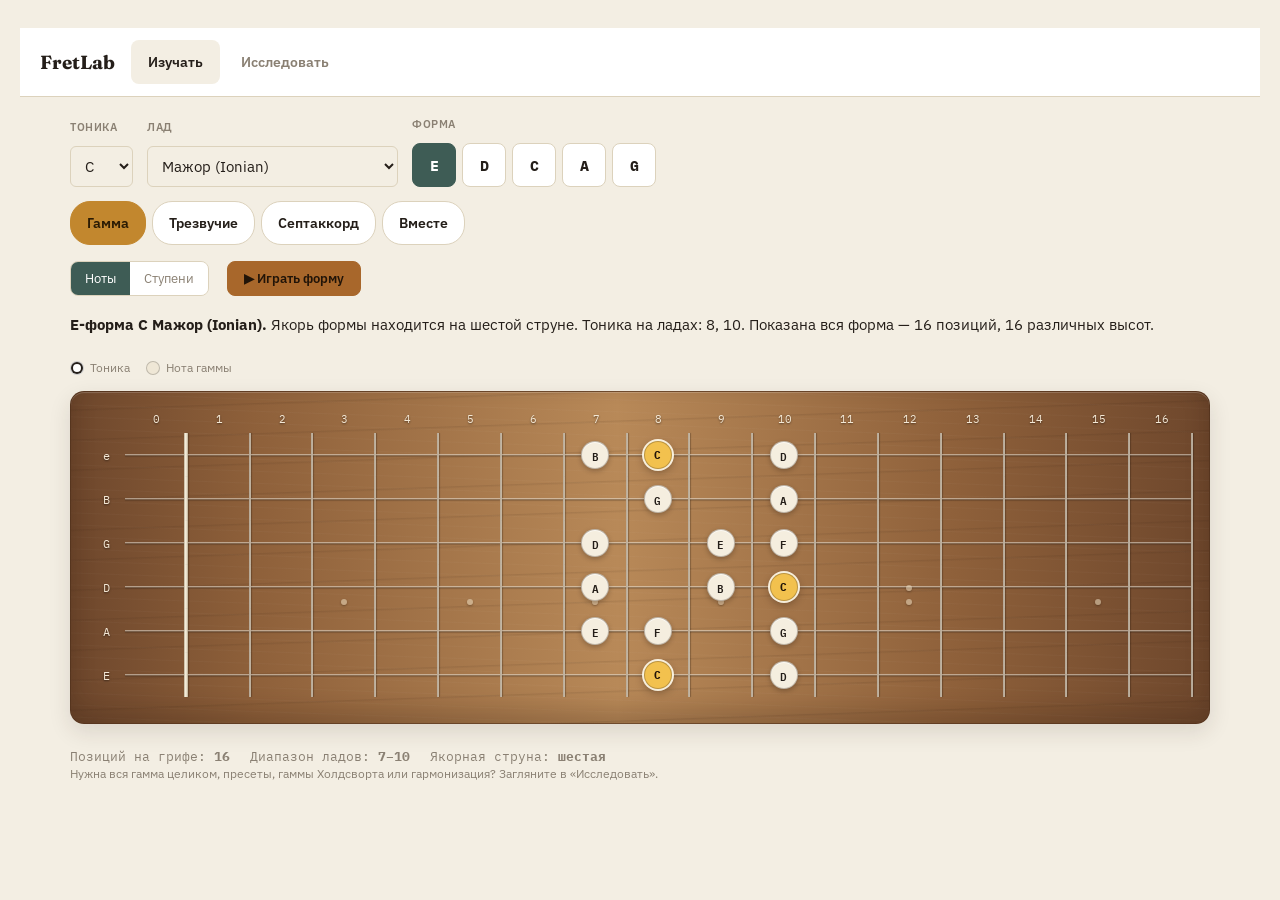
<file: redesign-v2.html>
<!DOCTYPE html>
<html lang="ru">
<head>
<meta charset="UTF-8">
<meta name="viewport" content="width=device-width, initial-scale=1, viewport-fit=cover">
<title>Fretlab — формулы, гаммы и арпеджио</title>
<link rel="preconnect" href="https://fonts.googleapis.com">
<link href="https://fonts.googleapis.com/css2?family=Fraunces:opsz,wght@9..144,400;9..144,500;9..144,600&family=IBM+Plex+Sans:wght@400;500;600&family=IBM+Plex+Mono:wght@400;500;600&display=swap" rel="stylesheet">
<style>
  :root{
    --bg:#F3EEE3; --panel:#FFFFFF; --ink:#241E19; --muted:#8A8073;
    --wood:#D8C9A8; --wood-dark:#6E472C; --wood-mid:#8E603A; --wood-light:#B88958;
    --brass:#A8672B; --teal:#3E5C55; --tonic-note:#F2C14E; --chord-note:#2F6F69;
    --border:#DCD2BC; --string:#D8D0C2; --fret-wire:#D2C7B4; --danger:#B3453A;
    --warn:#8A6A1E; --warn-bg:#F3E6C4;
    --ov-outside:#D45F43; --ov-common:#3E5C55;
  }
  @media (prefers-color-scheme: dark){
    :root:not([data-theme="light"]){
      --bg:#1B1714; --panel:#241E19; --ink:#EDE7DA; --muted:#9C948A;
      --wood:#3B2A20; --wood-dark:#291A12; --wood-mid:#4A2E1E; --wood-light:#6D4931; --brass:#D68C4C; --teal:#6FA093; --tonic-note:#F2C14E; --chord-note:#4A9488;
      --border:#3A3128; --string:#D8D2C4; --fret-wire:#8F8672; --danger:#D97C6F;
      --warn:#E3C878; --warn-bg:#3A2F16;
      --ov-outside:#F07A5A; --ov-common:#6FA093;
    }
  }
  :root[data-theme="dark"]{
    --bg:#1B1714; --panel:#241E19; --ink:#EDE7DA; --muted:#9C948A;
    --wood:#3B2A20; --wood-dark:#291A12; --wood-mid:#4A2E1E; --wood-light:#6D4931; --brass:#D68C4C; --teal:#6FA093; --tonic-note:#F2C14E; --chord-note:#4A9488;
    --border:#3A3128; --string:#D8D2C4; --fret-wire:#8F8672; --danger:#D97C6F;
    --warn:#E3C878; --warn-bg:#3A2F16;
    --ov-outside:#F07A5A; --ov-common:#6FA093;
  }
  *{box-sizing:border-box;}
  body{
    margin:0; background:var(--bg); color:var(--ink);
    font-family:'IBM Plex Sans', system-ui, sans-serif;
    padding:28px 20px 60px;
  }
  button{ font-family:inherit; -webkit-appearance:none; appearance:none; margin:0; }
  button:focus-visible{ outline:2px solid var(--teal); outline-offset:2px; }
  .wrap{max-width:980px; margin:0 auto;}
  h1{
    font-family:'Fraunces', Georgia, serif; font-weight:600; font-size:28px;
    margin:0 0 4px; letter-spacing:-0.01em;
  }
  .sub{color:var(--muted); font-size:14px; margin:0 0 28px; max-width:60ch; line-height:1.5;}

  .controls{
    display:grid; grid-template-columns: repeat(auto-fit, minmax(160px,1fr));
    gap:14px; background:var(--panel); border:1px solid var(--border);
    border-radius:10px; padding:18px; margin-bottom:16px;
  }
  .scale-compare-grid{
    display:grid; grid-template-columns:minmax(0,1fr) auto minmax(0,1fr);
    gap:12px; align-items:stretch; margin-bottom:16px;
  }
  .scale-card{
    background:var(--panel); border:1px solid var(--border); border-radius:10px; padding:16px;
  }
  .scale-card.inactive{opacity:.5;}
  .scale-card h2{font-family:'Fraunces',serif; font-size:17px; margin:0 0 12px;}
  .scale-card-fields{display:grid; grid-template-columns:110px 1fr; gap:12px;}
  .scale-card .formula-field{grid-column:1 / -1;}
  .comparison-action{display:flex; align-items:center; justify-content:center;}
  .comparison-details{background:var(--panel); border:1px solid var(--border); border-radius:10px; padding:14px 16px; margin-bottom:16px;}
  @media (max-width:760px){
    .scale-compare-grid{grid-template-columns:1fr;}
    .comparison-action{justify-content:flex-start;}
  }
  label{display:block; font-size:11px; text-transform:uppercase; letter-spacing:.06em; color:var(--muted); margin-bottom:6px;}
  select, input[type=text], input[type=number]{
    width:100%; font-size:15px; padding:9px 10px; border-radius:6px;
    border:1px solid var(--border); background:var(--bg); color:var(--ink);
    font-family:'IBM Plex Mono', monospace;
  }
  select{font-family:'IBM Plex Sans', sans-serif;}
  input:focus-visible, select:focus-visible{outline:2px solid var(--teal); outline-offset:1px;}

  .pill-row{display:flex; gap:5px; margin-bottom:8px; flex-wrap:wrap;}
  .pill{
    position:relative; flex:1; min-width:38px; text-align:center; padding:10px 4px; border-radius:7px;
    border:1px solid var(--border); background:var(--bg); color:var(--muted); opacity:.72;
    font-family:'IBM Plex Mono',monospace; font-size:12px; font-weight:600; cursor:pointer;
    user-select:none; transition:background-color .16s ease,color .16s ease,border-color .16s ease,opacity .16s ease,transform .12s ease;
  }
  .pill.black{background:var(--bg); color:var(--muted);}
  .pill:hover{opacity:1; border-color:var(--teal);}
  .pill:active{transform:scale(.96);}
  .pill.active{background:var(--teal); color:#fff; border-color:var(--teal); opacity:1; padding-right:15px;}
  .pill.active::after{content:'✓'; position:absolute; top:2px; right:4px; font-size:9px; line-height:1; color:currentColor;}
  .pill.active.root-pill{background:var(--brass); border-color:var(--brass); color:#211408;}
  .hint{color:var(--muted); font-size:12px; margin:0 0 22px; line-height:1.5;}
  .board-degree-controls{
    margin:12px 0 8px; padding:12px 14px 10px; background:var(--panel);
    border:1px solid var(--border); border-radius:10px;
  }
  .board-degree-controls-head{
    display:flex; align-items:baseline; justify-content:space-between; gap:12px;
    margin-bottom:9px;
  }
  .board-degree-controls h2{margin:0; font:600 16px 'Fraunces',serif;}
  .board-degree-controls .hint{margin:0;}
  .board-degree-controls .pill-row{margin-bottom:0;}
  @media (max-width:620px){
    .board-degree-controls-head{display:block;}
    .board-degree-controls-head .hint{margin-top:3px;}
  }

  .toggles{display:flex; gap:18px; align-items:center; flex-wrap:wrap; margin-bottom:18px;}
  .toggle-group{
    display:inline-flex; border:1px solid var(--border); border-radius:8px; overflow:hidden;
  }
  .toggle-group button{
    background:var(--panel); color:var(--muted); border:none; padding:8px 14px;
    font-size:13px; font-family:'IBM Plex Sans',sans-serif; cursor:pointer;
  }
  .toggle-group button.active{background:var(--teal); color:#fff;}
  .play-btn{
    padding:8px 16px; border-radius:8px; border:1px solid var(--brass); background:var(--brass);
    color:#211408; font-weight:600; font-size:13px; cursor:pointer; font-family:'IBM Plex Sans',sans-serif;
  }
  .play-btn:hover{opacity:.85;}
  .play-btn:disabled{opacity:.4; cursor:not-allowed;}
  .play-btn.outside{border-color:var(--ov-outside); background:var(--ov-outside); color:#241505;}

  .overlay-toggle-row{margin-bottom:14px;}
  .overlay-btn{
    padding:8px 16px; border-radius:8px; border:1px solid var(--teal); background:var(--panel);
    color:var(--teal); font-weight:600; font-size:13px; cursor:pointer; font-family:'IBM Plex Sans',sans-serif;
  }
  .overlay-btn.active{background:var(--teal); color:#fff;}
  .overlay-panel{
    background:var(--panel); border:1px solid var(--border); border-radius:10px;
    padding:16px; margin-bottom:16px;
  }
  .overlay-grid{display:grid; grid-template-columns: repeat(auto-fit, minmax(160px,1fr)); gap:14px; margin-bottom:12px;}
  .legend{display:flex; gap:16px; flex-wrap:wrap; font-size:12px; color:var(--muted); margin-top:8px;}
  .legend-item{display:flex; align-items:center; gap:6px;}
  .swatch{width:14px; height:14px; border-radius:50%; display:inline-block; border:1px solid rgba(0,0,0,.2);}
  .sw-inside{background:#EFE7D6;} .sw-outside{background:var(--ov-outside);}
  .sw-common{background:var(--ov-common);} .sw-root{background:var(--panel); box-shadow:0 0 0 2px var(--ink) inset;}
  .overlay-lists{display:flex; gap:24px; flex-wrap:wrap; font-family:'IBM Plex Mono',monospace; font-size:12px; color:var(--muted); margin-top:10px;}

  .readout{
    display:flex; flex-direction:column; gap:6px; margin-bottom:22px; font-family:'IBM Plex Mono',monospace;
    font-size:13px; color:var(--muted);
  }
  .readout strong{color:var(--ink); font-weight:600;}
  .degree-table-card{
    margin:0 0 16px; padding:14px 16px; background:var(--panel);
    border:1px solid var(--border); border-radius:10px;
  }
  .degree-table-card h2{margin:0 0 10px; font:600 16px 'Fraunces',serif;}
  .degree-table-scroll{overflow-x:auto;}
  .degree-table{width:100%; min-width:520px; border-collapse:separate; border-spacing:4px; table-layout:fixed;}
  .degree-table th,.degree-table td{
    min-width:54px; padding:9px 8px; text-align:center; border-radius:7px;
    font-family:'IBM Plex Mono',monospace; font-size:13px;
  }
  .degree-table th[scope="row"]{width:92px; text-align:left; color:var(--muted); font-family:'IBM Plex Sans',sans-serif; font-weight:600;}
  .degree-table td{background:var(--bg); border:1px solid var(--border); color:var(--ink); font-weight:600;}
  .degree-table td.degree-root{background:var(--brass); color:#211408; border-color:var(--brass-dark);}
  .err{color:var(--danger); font-size:13px; margin-bottom:14px; font-family:'IBM Plex Mono',monospace; padding:10px 12px; border:1px solid var(--danger); border-radius:8px;}
  .warn{color:var(--warn); font-size:13px; margin-bottom:14px; font-family:'IBM Plex Mono',monospace; padding:10px 12px; border:1px solid var(--warn); background:var(--warn-bg); border-radius:8px;}

  .board-outer{
    position:relative;
    background:
      repeating-linear-gradient(2deg, transparent 0 5px, rgba(255,255,255,.025) 6px, transparent 7px 12px),
      repeating-linear-gradient(178deg, transparent 0 17px, rgba(43,24,12,.09) 18px, transparent 20px 30px),
      linear-gradient(90deg, var(--wood-dark), var(--wood-mid) 16%, var(--wood-light) 48%, var(--wood-mid) 78%, var(--wood-dark));
    border:1px solid rgba(74,43,24,.65); border-radius:14px; padding:20px 16px 26px;
    overflow-x:auto; min-height:322px; contain:layout paint;
    box-shadow:inset 0 1px 0 rgba(255,255,255,.18), inset 0 -12px 24px rgba(36,20,10,.22), 0 8px 22px rgba(50,34,22,.12);
  }
  .board{
    display:grid; min-width:760px;
  }
  .fret-label{
    font-family:'IBM Plex Mono',monospace; font-size:11px;
    color:#F4E8D5; text-align:center; padding-bottom:7px; text-shadow:0 1px 2px rgba(0,0,0,.45);
  }
  .open-label{
    display:flex; align-items:center; justify-content:center;
    font-family:'IBM Plex Mono',monospace; font-size:12px; color:#F4E8D5; text-shadow:0 1px 2px rgba(0,0,0,.5);
  }
  .cell{
    position:relative; height:46px; border-right:2px solid rgba(225,216,198,.66);
    display:flex; align-items:center; justify-content:center;
  }
  .cell::after{
    content:""; position:absolute; top:0; right:-2px; bottom:0; width:2px;
    background:linear-gradient(90deg,rgba(72,58,45,.55),rgba(255,250,236,.72),rgba(92,76,60,.5));
    box-shadow:1px 0 1px rgba(25,15,8,.28); z-index:0;
  }
  .cell.nut{border-right:4px solid #E9DDC4;}
  .cell.nut::after{right:-4px;width:4px;background:linear-gradient(90deg,#BDAF94,#FFF8E8 45%,#B9AA8E);}
  .cell.dimmed{opacity:.28;}
  .string-line{
    position:absolute; left:0; right:0; top:50%; height:var(--string-thickness,1px);
    background:linear-gradient(180deg,#F3EEE4 0%,var(--string) 42%,#776E62 100%);
    transform:translateY(-50%); z-index:0; box-shadow:0 1px 1px rgba(31,20,12,.42);
  }
  .marker-dot{
    position:absolute; bottom:4px; width:6px; height:6px; border-radius:50%;
    background:rgba(240,226,198,.72); opacity:.72; left:50%; transform:translateX(-50%);
    box-shadow:0 1px 2px rgba(30,18,9,.45);
  }
  .note{
    position:relative; z-index:1; width:28px; height:28px; border-radius:50%;
    display:flex; align-items:center; justify-content:center; cursor:pointer;
    font-family:'IBM Plex Mono',monospace; font-size:11px; font-weight:600;
    background:#F5EEDF; color:#241E19; border:1px solid rgba(52,35,22,.28);
    box-shadow:0 2px 5px rgba(30,18,9,.28), inset 0 1px 0 rgba(255,255,255,.7);
    animation:noteSwapIn .18s ease-out;
    transition:background-color .18s ease, color .18s ease, box-shadow .18s ease, transform .14s ease;
  }
  @keyframes noteSwapIn{from{opacity:0;transform:scale(.72)}to{opacity:1;transform:scale(1)}}
  @media (prefers-reduced-motion:reduce){.note{animation:none;transition:none;}}
  .note:active{ transform: scale(0.88); }
  .note.root{ background:var(--tonic-note); color:#211408; font-weight:700; box-shadow:0 0 0 2px rgba(255,250,234,.92), 0 3px 8px rgba(35,20,10,.4); }
  .note.route-note::after{
    content:attr(data-order); position:absolute; right:-7px; top:-8px; min-width:16px; height:16px;
    padding:0 3px; border-radius:9px; background:var(--teal); color:#fff; border:1px solid var(--panel);
    font:600 9px/14px 'IBM Plex Mono',monospace; text-align:center;
  }
  .mode-banner{
    display:flex; align-items:center; justify-content:space-between; gap:12px; flex-wrap:wrap;
    background:var(--panel); border:1px solid var(--border); border-radius:8px; padding:10px 12px;
  }
  .note.ov-inside{ background:#EFE7D6; color:#241E19; }
  .note.ov-outside{ background:var(--ov-outside); color:#241505; }
  .note.ov-common{ background:var(--ov-common); color:#fff; }
  .note.ov-is-root{ box-shadow:0 0 0 2px var(--ink), 0 0 0 4px var(--wood); }

  .chords-section{margin-top:24px;}
  .chords-section h2{font-family:'Fraunces',serif; font-size:16px; font-weight:600; margin:0 0 10px;}
  .chip-row{display:flex; flex-wrap:wrap; gap:6px;}
  .chip{
    padding:6px 10px; border-radius:8px; border:1px solid var(--border);
    background:var(--panel); color:var(--ink); font-family:'IBM Plex Mono',monospace; font-size:13px;
  }
  .chip.clickable{cursor:pointer;}
  .chip.clickable:hover{border-color:var(--teal);}
  .chip.active{background:var(--teal); color:#fff; border-color:var(--teal);}
  .chip.disabled{opacity:.45; cursor:not-allowed;}
  button.chip:disabled{opacity:.4; cursor:not-allowed;}
  .note.dual-label{width:38px; font-size:9px; letter-spacing:-.04em;}
  .range-controls{display:flex; gap:8px; align-items:center; margin-top:8px; flex-wrap:wrap;}
  .range-controls input[type=number]{width:70px;}
  .range-controls label{margin:0; display:inline;}
  .route-info{
    width:100%; margin:4px 0 0; padding:8px 10px; border-radius:8px;
    background:var(--panel); border:1px solid var(--border); color:var(--muted);
    font:12px/1.5 'IBM Plex Mono',monospace;
  }
  .route-info strong{color:var(--ink);}
  .route-tag{display:inline-block; margin-left:6px; color:var(--teal); font-size:11px;}
  .chip.active .route-tag{color:#fff; opacity:.8;}
  .study-picker{
    margin:0 0 14px; padding:14px; border:1px solid var(--border); border-radius:10px; background:var(--panel);
  }
  .study-picker-title{font:600 16px 'Fraunces',serif; margin-bottom:4px;}
  .study-picker .hint{margin:0 0 10px;}
  .study-picker .chip{background:var(--bg);}
  .study-picker .chip.active{background:var(--teal);}
  #rangePresetRow{margin-top:10px; padding-top:10px; border-top:1px solid var(--border);}
  #chordsSection{
    margin:0 0 14px; padding:14px; border:1px solid var(--border); border-radius:10px; background:var(--panel);
  }

  /* ---------- v2 redesign: tab shell + Learn panel (additive, does not restyle Explore) ---------- */
  .v2-topbar{display:flex; align-items:center; gap:16px; padding:12px 20px; flex-wrap:wrap; background:var(--panel); border-bottom:1px solid var(--border); position:sticky; top:0; z-index:20;}
  .v2-brand{font-family:'Fraunces',serif; font-weight:700; font-size:19px; color:var(--ink);}
  .v2-tabs{display:flex; gap:4px;}
  .v2-tab-btn{min-height:44px; padding:9px 16px; border-radius:8px; border:1px solid transparent; background:transparent; color:var(--muted); font-size:14px; font-weight:600; cursor:pointer; font-family:inherit;}
  .v2-tab-btn[aria-selected="true"]{background:var(--bg); color:var(--ink);}
  [role="tabpanel"]{display:none;}
  [role="tabpanel"].v2-active{display:block;}
  .v2-wrap{max-width:1180px; margin:0 auto; padding:20px;}
  .v2-selector-row{display:flex; gap:14px; flex-wrap:wrap; align-items:flex-end; margin-bottom:14px;}
  .v2-field{display:flex; flex-direction:column; gap:6px;}
  .v2-field label{font-size:11px; text-transform:uppercase; letter-spacing:.05em; color:var(--muted); font-weight:600;}
  .v2-form-btns{display:flex; gap:6px; flex-wrap:wrap;}
  .v2-form-btn{width:44px; height:44px; border-radius:8px; border:1px solid var(--border); background:var(--panel); color:var(--ink); font-family:'IBM Plex Mono',monospace; font-weight:700; font-size:15px; cursor:pointer;}
  .v2-form-btn[aria-pressed="true"]{background:var(--teal); color:#fff; border-color:var(--teal);}
  .v2-content-toggle{display:flex; gap:6px; margin:4px 0 16px; flex-wrap:wrap;}
  .v2-content-btn{min-height:44px; padding:10px 16px; border-radius:20px; border:1px solid var(--border); background:var(--panel); color:var(--ink); font-size:14px; font-weight:600; cursor:pointer; font-family:inherit;}
  .v2-content-btn[aria-pressed="true"]{background:var(--root-color,#C2872E); color:#2A1B04; border-color:var(--root-color,#C2872E);}
  .v2-legend{display:flex; gap:16px; flex-wrap:wrap; font-size:12px; color:var(--muted); margin-bottom:14px; min-height:18px;}
  .v2-hint{background:var(--bg); border:1px solid var(--border); border-radius:8px; padding:10px 14px; font-size:13px; margin-bottom:14px;}
  .note.chord-tone{ background:var(--chord-note); color:#fff; border-color:rgba(9,45,40,.55); box-shadow:0 2px 6px rgba(20,45,40,.34), inset 0 1px 0 rgba(255,255,255,.24); }
  .note.chord-tone.root{ background:var(--tonic-note); color:#211408; box-shadow:0 0 0 2px #FFF7E5, 0 3px 8px rgba(35,20,10,.4); }
  .v2-legend .sw-outside{background:var(--chord-note);}
  @media (max-width:480px){
    .v2-topbar{padding:10px 12px;}
    .v2-brand{font-size:15px; flex-basis:100%;}
    .v2-tabs{flex-basis:100%;}
    .v2-wrap{padding:12px;}
    .degree-table-card{padding:12px;}
  }

</style>
</head>
<body>

<div class="v2-topbar">
  <div class="v2-brand">FretLab</div>
  <nav class="v2-tabs" role="tablist" aria-label="Разделы">
    <button class="v2-tab-btn" id="tab-learn" role="tab" aria-selected="true" aria-controls="panel-learn" tabindex="0">Изучать</button>
    <button class="v2-tab-btn" id="tab-explore" role="tab" aria-selected="false" aria-controls="panel-explore" tabindex="-1">Исследовать</button>
  </nav>
</div>

<section id="panel-learn" role="tabpanel" aria-labelledby="tab-learn" class="v2-active">
  <div class="v2-wrap">
    <div class="v2-selector-row">
      <div class="v2-field">
        <label for="learnRoot">Тоника</label>
        <select id="learnRoot"></select>
      </div>
      <div class="v2-field">
        <label for="learnMode">Лад</label>
        <select id="learnMode"></select>
      </div>
      <div class="v2-field">
        <label id="learnFormLabel">Форма</label>
        <div class="v2-form-btns" id="learnFormBtns" role="group" aria-labelledby="learnFormLabel"></div>
      </div>
    </div>

    <div class="v2-content-toggle" id="contentToggle" role="group" aria-label="Что показать"></div>

    <div class="toggles">
      <div class="toggle-group" id="learnDisplayToggle" role="group" aria-label="Ноты или ступени">
        <button data-mode="notes" class="active" aria-pressed="true">Ноты</button>
        <button data-mode="degrees" aria-pressed="false">Ступени</button>
      </div>
      <button id="learnPlayBtn" class="play-btn">▶ Играть форму</button>
    </div>

    <p class="hint" id="learnExplain" aria-live="polite" style="font-size:15px; color:var(--ink);"></p>
    <div id="learnHintBanner" aria-live="polite"></div>
    <div class="v2-legend" id="learnLegend"></div>
    <div class="board-outer"><div class="board" id="learnBoard"></div></div>

    <div class="chords-section" id="learnDetails" style="display:none;">
      <div class="detail-grid" id="learnDetailGrid" style="display:flex; gap:20px; flex-wrap:wrap; font-family:'IBM Plex Mono',monospace; font-size:13px; color:var(--muted);"></div>
    </div>

    <p class="hint">Нужна вся гамма целиком, пресеты, гаммы Холдсворта или гармонизация? Загляните в «Исследовать».</p>
  </div>
</section>

<section id="panel-explore" role="tabpanel" aria-labelledby="tab-explore">
<div class="wrap">
  <h1>Fretlab — формулы на грифе</h1>
  <p class="sub">Выберите тонику и задайте интервальную формулу — приложение правильно назовёт ноты и покажет их на грифе. Можно вводить любую формулу: <span style="font-family:'IBM Plex Mono',monospace">1 2 b3 4 5 6 7</span> или <span style="font-family:'IBM Plex Mono',monospace">1-b3-5-bb7</span>.</p>

  <div class="scale-compare-grid">
    <section class="scale-card" aria-labelledby="mainScaleHeading">
      <h2 id="mainScaleHeading">Основной лад</h2>
      <div class="scale-card-fields">
        <div>
          <label for="root">Тоника</label>
          <select id="root"></select>
        </div>
        <div>
          <label for="mainScalePreset">Лад</label>
          <select id="mainScalePreset"></select>
        </div>
        <div class="formula-field">
          <label for="formula">Формула</label>
          <input type="text" id="formula" value="1 2 b3 4 5 6 7">
        </div>
      </div>
    </section>

    <div class="comparison-action">
      <button id="overlayToggleBtn" class="overlay-btn" aria-pressed="false">Добавить аутсайд-лад →</button>
    </div>

    <section class="scale-card inactive" id="overlayPanel" aria-labelledby="tensionScaleHeading">
      <h2 id="tensionScaleHeading">Аутсайд-лад</h2>
      <div class="scale-card-fields">
        <div>
          <label for="outsideRoot">Тоника</label>
          <select id="outsideRoot" disabled></select>
        </div>
        <div>
          <label for="outsideScalePreset">Лад</label>
          <select id="outsideScalePreset" disabled></select>
        </div>
        <div class="formula-field">
          <label for="outsideFormula">Формула</label>
          <input type="text" id="outsideFormula" value="1 b2 b3 3 b5 5 6 b7" disabled>
        </div>
      </div>
    </section>
  </div>

  <div class="toggles">
    <div class="toggle-group" id="displayToggle" role="group" aria-label="Ноты или ступени">
      <button data-mode="notes" class="active" aria-pressed="true">Ноты</button>
      <button data-mode="degrees" aria-pressed="false">Ступени</button>
    </div>
    <button id="playBtn" class="play-btn">▶ Играть</button>
    <button id="playInsideBtn" class="play-btn" style="display:none;">▶ Основной лад</button>
    <button id="playOutsideBtn" class="play-btn outside" style="display:none;">▶ Аутсайд-лад</button>
  </div>

  <div class="comparison-details" id="comparisonDetails" style="display:none;">
    <div class="legend" aria-hidden="true">
      <span class="legend-item"><span class="swatch sw-inside"></span> Основной лад</span>
      <span class="legend-item"><span class="swatch sw-common"></span> Общие ноты</span>
      <span class="legend-item"><span class="swatch sw-outside"></span> Ноты аутсайд-лада</span>
      <span class="legend-item"><span class="swatch sw-root"></span> Тоника</span>
    </div>
    <p class="hint" style="margin:10px 0 0;">Общие ноты входят в оба лада. Ноты аутсайд-лада появляются только при выходе из основного лада.</p>
    <div class="overlay-lists" id="overlayLists"></div>
  </div>

  <div id="errorBox" class="err" style="display:none;" role="alert"></div>
  <div id="warnBox" class="warn" style="display:none;" role="status"></div>

  <div class="readout" id="readout"></div>

  <section class="degree-table-card" aria-labelledby="exploreDegreeTableTitle">
    <h2 id="exploreDegreeTableTitle">Ступени выбранного лада</h2>
    <div class="degree-table-scroll">
      <table class="degree-table" id="exploreDegreeTable">
        <tbody id="exploreDegreeTableBody" aria-live="polite"></tbody>
      </table>
    </div>
  </section>

  <div class="study-picker" id="studyPicker">
    <div class="study-picker-title">Что хотите изучить?</div>
    <p class="hint" id="modeGuideText">Выберите отображение: вся гамма, готовая позиционная форма или арпеджио аккорда.</p>
    <div class="chip-row" id="viewModeRow" role="group" aria-label="Режим изучения"></div>
    <div class="chip-row" id="rangePresetRow" role="group" aria-label="Диапазон ладов" style="display:none;"></div>
  </div>

  <div class="chords-section" id="chordsSection" style="display:none;">
    <h2 id="triadsHeading">1. Выберите трезвучие</h2>
    <div class="chip-row" id="triadsRow"></div>
    <h2 style="margin-top:16px;" id="tetradsHeading">Или выберите септаккорд</h2>
    <div class="chip-row" id="tetradsRow"></div>
    <p class="hint" style="margin-top:8px;" id="harmonizationHint"></p>
  </div>

  <div class="chip-row" id="scaleFormRow" role="group" aria-label="Форма гаммы" style="display:none; margin:8px 0 6px;"></div>
  <div class="route-info" id="scaleRouteInfo" style="display:none;"></div>
  <div class="chip-row" id="arpeggioFormRow" role="group" aria-label="Настройки арпеджио" style="display:none; margin:8px 0 6px;"></div>
  <div class="route-info" id="arpeggioRouteInfo" style="display:none;"></div>
  <div class="range-controls" id="customRangeControls" style="display:none;">
    <label for="rangeFromInput" style="display:inline; margin:0;">От лада</label>
    <input type="number" id="rangeFromInput" min="0" max="16" value="0">
    <label for="rangeToInput" style="display:inline; margin:0;">До лада</label>
    <input type="number" id="rangeToInput" min="0" max="16" value="4">
  </div>
  <p class="hint" id="formWarning" style="display:none;"></p>

  <section class="board-degree-controls" aria-labelledby="boardDegreeControlsTitle">
    <div class="board-degree-controls-head">
      <h2 id="boardDegreeControlsTitle">Ступени на грифе</h2>
      <p class="hint">Цветная — включена, серая — выключена. Нажмите, чтобы изменить.</p>
    </div>
    <div class="pill-row" id="pillRow" role="group" aria-label="Добавить или убрать ступень на грифе"></div>
  </section>

  <div class="board-outer">
    <div class="board" id="board"></div>
  </div>

</div>
</section>

<script>
const LETTERS = ['C','D','E','F','G','A','B'];
const NATURAL_PC = {C:0,D:2,E:4,F:5,G:7,A:9,B:11};
const DEGREE_NATURAL = {1:0,2:2,3:4,4:5,5:7,6:9,7:11};
const ACC_SYMBOL = {'-2':'bb','-1':'b','0':'','1':'#','2':'##'};

const TRIAD_QUALITY = { '3,7':'m', '4,7':'maj', '3,6':'dim', '4,8':'aug', '2,7':'sus2', '5,7':'sus4' };
// Fixed: '2,7,10' has a 2nd and a 5th and a b7, but NO 4th — calling it
// "9sus4" was wrong (there's nothing to "sus" a 4th into). It's a dominant
// 7th with the 3rd replaced by the 2nd: 7sus2. Also renamed '4,6,11' to
// maj7b5 for naming consistency with the '4,6,10' -> 7b5 entry above it.
const TETRAD_QUALITY = {
  '3,7,10':'m7', '4,7,11':'maj7', '4,7,10':'7', '3,6,10':'m7b5', '3,6,9':'dim7',
  '3,7,11':'mMaj7', '4,7,9':'6', '3,7,9':'m6', '4,8,11':'maj7#5', '4,8,10':'7#5',
  '4,6,10':'7b5', '4,6,11':'maj7b5', '5,7,10':'7sus4', '2,7,10':'7sus2'
};
function nameChord(rootNote, otherNotes){
  const key = otherNotes.map(n => ((n.semitone - rootNote.semitone) % 12 + 12) % 12).sort((a,b)=>a-b).join(',');
  const table = otherNotes.length === 2 ? TRIAD_QUALITY : TETRAD_QUALITY;
  const quality = table[key];
  if(quality) return rootNote.noteName + quality;
  return rootNote.noteName + '(' + [rootNote, ...otherNotes].map(n=>n.noteName).join(' ') + ')';
}
// Generalized harmonization: stack every other scale tone, wrapping by the
// scale's own length (not by 7) — this is what makes it work for 6/8/9-note
// scales, not just standard diatonic ones. For exactly-7-note scales this
// produces standard tertian triads/7th chords; the caller decides which
// heading/framing to show based on note count (see render()).
function harmonizeScale(uniqueNotesSorted, size){
  const n = uniqueNotesSorted.length;
  if(n < size) return [];
  const chords = [];
  for(let start=0; start<n; start++){
    const idxs = [];
    for(let k=0; k<size; k++) idxs.push((start + 2*k) % n);
    if(new Set(idxs).size < size) continue;
    const notes = idxs.map(i => uniqueNotesSorted[i]);
    chords.push({ label: nameChord(notes[0], notes.slice(1)), pcs: notes.map(nt => nt.pc) });
  }
  return chords;
}
function buildAliasMap(chords){
  const map = new Map();
  chords.forEach(c => {
    const key = [...c.pcs].sort((a,b)=>a-b).join(',');
    if(!map.has(key)) map.set(key, []);
    map.get(key).push(c.label);
  });
  return map;
}

const ROOTS = [
  {name:'C',pc:0,letter:'C'},
  {name:'C#',pc:1,letter:'C'}, {name:'Db',pc:1,letter:'D'},
  {name:'D',pc:2,letter:'D'},
  {name:'D#',pc:3,letter:'D'}, {name:'Eb',pc:3,letter:'E'},
  {name:'E',pc:4,letter:'E'},
  {name:'F',pc:5,letter:'F'},
  {name:'F#',pc:6,letter:'F'}, {name:'Gb',pc:6,letter:'G'},
  {name:'G',pc:7,letter:'G'},
  {name:'G#',pc:8,letter:'G'}, {name:'Ab',pc:8,letter:'A'},
  {name:'A',pc:9,letter:'A'},
  {name:'A#',pc:10,letter:'A'}, {name:'Bb',pc:10,letter:'B'},
  {name:'B',pc:11,letter:'B'}
];
function findRootIndex(name){ return ROOTS.findIndex(r => r.name === name); }

const OPEN_STRINGS_TOP_TO_BOTTOM = [
  {label:'e', pc:4, midi:64}, {label:'B', pc:11, midi:59}, {label:'G', pc:7, midi:55},
  {label:'D', pc:2, midi:50}, {label:'A', pc:9, midi:45}, {label:'E', pc:4, midi:40}
];
const FRET_COUNT = 16;
const MARKER_FRETS = new Set([3,5,7,9,12,15]);
const DOUBLE_MARKER_FRETS = new Set([12]);

const PRESETS_DIATONIC = [
  ['Ионийский / мажор','1 2 3 4 5 6 7'], ['Дорийский','1 2 b3 4 5 6 b7'],
  ['Фригийский','1 b2 b3 4 5 b6 b7'], ['Лидийский','1 2 3 #4 5 6 7'],
  ['Миксолидийский','1 2 3 4 5 6 b7'], ['Эолийский / натуральный минор','1 2 b3 4 5 b6 b7'],
  ['Локрийский','1 b2 b3 4 b5 b6 b7']
];
const PRESETS_OTHER = [
  ['Гармонический минор','1 2 b3 4 5 b6 7'], ['Мелодический минор','1 2 b3 4 5 6 7'],
  ['Мажорная пентатоника','1 2 3 5 6'], ['Минорная пентатоника','1 b3 4 5 b7'],
  ['Блюзовая','1 b3 4 b5 5 b7'], ['Целотонная','1 2 3 #4 #5 b7'],
  ['Фригийский доминантовый','1 b2 3 4 5 b6 b7'], ['Лидийский доминантовый','1 2 3 #4 5 6 b7'],
  ['Уменьшённая тон-полутон','1 2 b3 4 b5 b6 6 7'], ['Уменьшённая полутон-тон','1 b2 b3 3 b5 5 6 b7']
];
const PRESETS_HOLDSWORTH = [
  ['Дорийский','D','1 2 b3 4 5 6 b7'],
  ['Мелодический минор','D','1 2 b3 4 5 6 7'],
  ['Гармонический минор','A','1 2 b3 4 5 b6 7'],
  ['Мелодический минор #4','A','1 2 b3 #4 5 6 7'],
  ['Доминантовая уменьшённая (M2)','G','1 b2 b3 3 #4 5 6 b7'],
  ['Джазовый мажор','Bb','1 2 3 4 5 b6 6 7'],
  ['Джазовый доминантовый','C','1 2 3 4 5 6 b7 7'],
  ['Бибоп-дорийский','B','1 2 b3 4 5 6 b7 7'],
  ['Бибоп-мелодический минор','A','1 2 b3 4 5 b6 6 7'],
  ['Черепнин (M3)','C','1 2 b3 3 #4 5 b6 b7 7'],
  ['Джазовый минор (добавлена #4)','Db','1 2 b3 4 #4 5 6 7'],
  ['Джазовый доминантовый (добавлены b3 и 7)','C','1 2 b3 3 4 5 6 b7 7'],
  ['Джазовый мажор (добавлены b3 и b6)','C','1 2 b3 3 4 5 b6 6 7'],
  ['Миксолидийский #9','C','1 b3 3 4 5 6 b7'],
  ['Целотонная','F','1 2 3 #4 #5 b7']
];

const SCALE_PRESET_OPTIONS = [
  ...PRESETS_DIATONIC.map(([name, formula], i) => ({id:`diatonic-${i}`, group:'Диатонические лады', name, formula})),
  ...PRESETS_OTHER.map(([name, formula], i) => ({id:`other-${i}`, group:'Другие гаммы', name, formula})),
  ...PRESETS_HOLDSWORTH.map(([name, root, formula], i) => ({id:`holdsworth-${i}`, group:'Гаммы Холдсворта', name:`${name} [Холдсворт]`, formula}))
];

function formulaSignature(text){
  return text.split(/[\s,\-]+/).filter(Boolean).join(' ');
}
function populateScaleSelect(select){
  const groups = new Map();
  SCALE_PRESET_OPTIONS.forEach(preset => {
    if(!groups.has(preset.group)){
      const group = document.createElement('optgroup');
      group.label = preset.group;
      groups.set(preset.group, group);
      select.appendChild(group);
    }
    const option = document.createElement('option');
    option.value = preset.id;
    option.textContent = preset.name;
    groups.get(preset.group).appendChild(option);
  });
  const custom = document.createElement('option');
  custom.value = 'custom'; custom.textContent = 'Своя формула';
  select.appendChild(custom);
}
function syncScaleSelect(select, formula){
  const match = SCALE_PRESET_OPTIONS.find(p => formulaSignature(p.formula) === formulaSignature(formula));
  select.value = match ? match.id : 'custom';
}

const DEGREE_PILLS = [
  {semitone:0, token:'1'}, {semitone:1, token:'b2'}, {semitone:2, token:'2'},
  {semitone:3, token:'b3'}, {semitone:4, token:'3'}, {semitone:5, token:'4'},
  {semitone:6, token:'b5'}, {semitone:7, token:'5'}, {semitone:8, token:'b6'},
  {semitone:9, token:'6'}, {semitone:10, token:'b7'}, {semitone:11, token:'7'}
];
function tokenSemitoneMod12(tok){
  const p = parseToken(tok);
  if(!p) return null;
  const baseDegree = ((p.degree - 1) % 7) + 1;
  return ((DEGREE_NATURAL[baseDegree] + p.acc) % 12 + 12) % 12;
}
function semitoneSetKey(formulaText){
  const set = new Set(formulaText.split(/[\s,\-]+/).filter(Boolean).map(tokenSemitoneMod12).filter(s => s !== null));
  return [...set].sort((a,b)=>a-b).join(',');
}

const DIATONIC_KEYS = PRESETS_DIATONIC.map(([name, formula]) => ({name, key: semitoneSetKey(formula)}));
const OTHER_KEYS = PRESETS_OTHER.map(([name, formula]) => ({name, key: semitoneSetKey(formula)}));
const HOLDSWORTH_KEYS = PRESETS_HOLDSWORTH.map(([name, root, formula]) => ({name: name + ' [Холдсворт]', key: semitoneSetKey(formula)}));
const ALL_NAMED_SCALES = [...DIATONIC_KEYS, ...OTHER_KEYS, ...HOLDSWORTH_KEYS];

let state = {
  root: findRootIndex('A'), formula: '1 2 b3 4 5 6 7', mode: 'notes',
  selectedChordId: null, selectedChordPcs: null,
  selectedChordLabel: null, selectedChordQuality: null,
  arpeggioForm: 'E',
  scaleForm: 'E',
  viewMode: 'whole', // 'whole' | 'range' | 'scaleShape' | 'arpeggioShape'
  rangePreset: null, // '0-4' | '5-9' | '10-16' | 'custom' | null
  rangeFrom: 0, rangeTo: 4,
  overlayEnabled: false,
  overlayPathMode: 'compare', // 'main' | 'tension' | 'compare'
  outsideRoot: findRootIndex('A'), outsideFormula: '1 b2 b3 3 b5 5 6 b7'
};

function clearSelectedChord(){
  state.selectedChordId = null;
  state.selectedChordPcs = null;
  state.selectedChordLabel = null;
  state.selectedChordQuality = null;
}
let currentPlayableMidi = [];
let insidePlayableMidi = [];
let outsidePlayableMidi = [];
let lastGoodFormulaValid = true;

let audioCtx = null;
function getAudioCtx(){
  if(!audioCtx) audioCtx = new (window.AudioContext || window.webkitAudioContext)();
  if(audioCtx.state === 'suspended') audioCtx.resume();
  return audioCtx;
}
function playMidi(midi, when, dur){
  if(!Number.isFinite(midi)) return; // guard: never hand NaN/Infinity to Web Audio
  const ctx = getAudioCtx();
  const t = when !== undefined ? when : ctx.currentTime;
  const d = dur !== undefined ? dur : 0.9;
  const freq = 440 * Math.pow(2, (midi - 69) / 12);
  if(!Number.isFinite(freq) || freq <= 0) return;
  const osc = ctx.createOscillator();
  const gain = ctx.createGain();
  osc.type = 'triangle';
  osc.frequency.value = freq;
  gain.gain.setValueAtTime(0.0001, t);
  gain.gain.exponentialRampToValueAtTime(0.22, t + 0.01);
  gain.gain.exponentialRampToValueAtTime(0.0001, t + d);
  osc.connect(gain); gain.connect(ctx.destination);
  osc.start(t); osc.stop(t + d + 0.05);
}
function playSequence(midiList){
  if(!midiList || !midiList.length) return;
  const ctx = getAudioCtx();
  let t = ctx.currentTime + 0.03;
  midiList.forEach(midi => { playMidi(midi, t, 0.5); t += 0.32; });
}
function ascendingMidiFromPcs(pcsOrdered, firstMidi){
  if(!pcsOrdered || !pcsOrdered.length || !Number.isFinite(firstMidi)) return [];
  const result = [firstMidi];
  let prev = firstMidi;
  for(let i=1; i<pcsOrdered.length; i++){
    let candidate = prev + (((pcsOrdered[i] - (prev % 12)) % 12 + 12) % 12);
    if(candidate <= prev) candidate += 12;
    result.push(candidate);
    prev = candidate;
  }
  return result;
}
function lowestFretboardMidiForPc(pc){
  if(!Number.isFinite(pc)) return NaN;
  let best = Infinity;
  OPEN_STRINGS_TOP_TO_BOTTOM.forEach(str => {
    const fret = ((pc - str.midi) % 12 + 12) % 12;
    const midi = str.midi + fret;
    if(midi < best) best = midi;
  });
  return best;
}

// ---------- Curated positional scale forms ----------
// These are literal transcriptions of the supplied E/D/C/A/G diagrams.
// Scale geometry is independent from Popov chord geometry. Relationships are
// recorded separately below and may be verified or mismatching per form.
function prepareScaleForms(scaleId,formulaKey,forms){
  return forms.map(form=>({...form,scaleId,formulaKey,positions:form.positions.map(([stringIdx,fretOffset,degree],i)=>({
    id:`${scaleId}-${form.id}-${i+1}`,stringIdx,fretOffset,degree
  }))}));
}

const SCALE_DEGREE_SEMITONES={
  '1':0,'b2':1,'2':2,'b3':3,'3':4,'4':5,'b5':6,'#4':6,'5':7,'b6':8,'6':9,'b7':10,'7':11
};

const CURATED_MAJOR_SCALE_FORMS=prepareScaleForms('major','0,2,4,5,7,9,11',[
  {
    id:'E',name:'E',anchorStringIdx:5,provenance:'source-transcription',reviewStatus:'verified',
    positions:[
      [0,-1,'7'],[0,0,'1'],[0,2,'2'],[1,0,'5'],[1,2,'6'],
      [2,-1,'2'],[2,1,'3'],[2,2,'4'],[3,-1,'6'],[3,1,'7'],[3,2,'1'],
      [4,-1,'3'],[4,0,'4'],[4,2,'5'],[5,0,'1'],[5,2,'2']
    ]
  },
  {
    id:'D',name:'D',anchorStringIdx:5,provenance:'source-transcription',reviewStatus:'verified',
    positions:[
      [0,2,'2'],[0,4,'3'],[0,5,'4'],[1,2,'6'],[1,4,'7'],[1,5,'1'],
      [2,1,'3'],[2,2,'4'],[2,4,'5'],[3,1,'7'],[3,2,'1'],[3,4,'2'],
      [4,0,'4'],[4,2,'5'],[4,4,'6'],[5,0,'1'],[5,2,'2'],[5,4,'3']
    ]
  },
  {
    id:'C',name:'C',anchorStringIdx:4,provenance:'source-transcription',reviewStatus:'verified',
    positions:[
      [0,-3,'3'],[0,-2,'4'],[0,0,'5'],[1,-3,'7'],[1,-2,'1'],[1,0,'2'],
      [2,-3,'5'],[2,-1,'6'],[3,-3,'2'],[3,-1,'3'],[3,0,'4'],[4,0,'1']
    ]
  },
  {
    id:'A',name:'A',anchorStringIdx:4,provenance:'source-transcription',reviewStatus:'verified',
    positions:[
      [0,0,'5'],[0,2,'6'],[0,4,'7'],[1,0,'2'],[1,2,'3'],[1,3,'4'],
      [2,-1,'6'],[2,1,'7'],[2,2,'1'],[3,-1,'3'],[3,0,'4'],[3,2,'5'],
      [4,0,'1'],[4,2,'2']
    ]
  },
  {
    id:'G',name:'G',anchorStringIdx:5,provenance:'source-transcription',reviewStatus:'verified',
    positions:[
      [0,-3,'6'],[0,-1,'7'],[0,0,'1'],[1,-3,'3'],[1,-2,'4'],[1,0,'5'],
      [2,-4,'7'],[2,-3,'1'],[2,-1,'2'],[3,-5,'4'],[3,-3,'5'],[3,-1,'6'],
      [4,-5,'1'],[4,-3,'2'],[4,-1,'3'],[4,0,'4'],[5,0,'1']
    ]
  }
]);

const CURATED_NATURAL_MINOR_SCALE_FORMS=prepareScaleForms('naturalMinor','0,2,3,5,7,8,10',[
  {
    id:'E',name:'E',anchorStringIdx:5,provenance:'source-transcription',reviewStatus:'verified',
    positions:[
      [0,0,'1'],[0,2,'2'],[0,3,'b3'],[1,0,'5'],[1,1,'b6'],[1,3,'b7'],
      [2,-1,'2'],[2,0,'b3'],[2,2,'4'],[3,0,'b7'],[3,2,'1'],
      [4,0,'4'],[4,2,'5'],[4,3,'b6'],[5,0,'1'],[5,2,'2'],[5,3,'b3']
    ]
  },
  {
    id:'D',name:'D',anchorStringIdx:3,provenance:'source-transcription',reviewStatus:'verified',
    positions:[
      [0,0,'2'],[0,1,'b3'],[0,3,'4'],[1,1,'b7'],[1,3,'1'],
      [2,0,'4'],[2,2,'5'],[2,3,'b6'],[3,0,'1'],[3,2,'2'],[3,3,'b3']
    ]
  },
  {
    id:'C',name:'C',anchorStringIdx:4,provenance:'source-transcription',reviewStatus:'verified',
    positions:[
      [0,-2,'4'],[0,0,'5'],[0,1,'b6'],[1,-2,'1'],[1,0,'2'],[1,1,'b3'],
      [2,-3,'5'],[2,-2,'b6'],[2,0,'b7'],[3,-3,'2'],[3,-2,'b3'],[3,0,'4'],
      [4,0,'1']
    ]
  },
  {
    id:'A',name:'A',anchorStringIdx:4,provenance:'source-transcription',reviewStatus:'verified',
    positions:[
      [0,0,'5'],[0,1,'b6'],[0,3,'b7'],[1,0,'2'],[1,1,'b3'],[1,3,'4'],
      [2,0,'b7'],[2,2,'1'],[3,0,'4'],[3,2,'5'],[3,3,'b6'],
      [4,0,'1'],[4,2,'2'],[4,3,'b3']
    ]
  },
  {
    id:'G',name:'G',anchorStringIdx:5,provenance:'source-transcription',reviewStatus:'verified',
    positions:[
      [0,-2,'b7'],[0,0,'1'],[1,-2,'4'],[1,0,'5'],[1,1,'b6'],
      [2,-3,'1'],[2,-1,'2'],[2,0,'b3'],[3,-3,'5'],[3,-2,'b6'],[3,0,'b7'],
      [4,-3,'2'],[4,-2,'b3'],[4,0,'4'],[5,0,'1']
    ]
  }
]);

// First modal pilot: literal, independently stored candidates derived offline from
// the reviewed Natural Minor forms. Only b6 points move one fret upward to degree 6.
const DORIAN_MUTATION=[{fromDegree:'b6',toDegree:'6',fretDelta:1}];
const CURATED_DORIAN_SCALE_FORMS=prepareScaleForms('dorian','0,2,3,5,7,9,10',[
  {
    id:'E',name:'E',anchorStringIdx:5,parentScaleId:'naturalMinor',
    provenance:'derived-candidate',reviewStatus:'verified',mutationMap:DORIAN_MUTATION,
    corrections:[{
      kind:'unison-relocation',sourceIndex:6,degree:'2',
      fromStringIdx:2,fromFretOffset:-1,toStringIdx:3,toFretOffset:4,
      reason:'hands-on-continuity'
    }],
    positions:[
      [0,0,'1'],[0,2,'2'],[0,3,'b3'],[1,0,'5'],[1,2,'6'],[1,3,'b7'],
      [3,4,'2'],[2,0,'b3'],[2,2,'4'],[3,0,'b7'],[3,2,'1'],
      [4,0,'4'],[4,2,'5'],[4,4,'6'],[5,0,'1'],[5,2,'2'],[5,3,'b3']
    ]
  },
  {
    id:'D',name:'D',anchorStringIdx:3,parentScaleId:'naturalMinor',
    provenance:'derived-candidate',reviewStatus:'verified',mutationMap:DORIAN_MUTATION,
    positions:[
      [0,0,'2'],[0,1,'b3'],[0,3,'4'],[1,1,'b7'],[1,3,'1'],
      [2,0,'4'],[2,2,'5'],[2,4,'6'],[3,0,'1'],[3,2,'2'],[3,3,'b3']
    ]
  },
  {
    id:'C',name:'C',anchorStringIdx:4,parentScaleId:'naturalMinor',
    provenance:'derived-candidate',reviewStatus:'verified',mutationMap:DORIAN_MUTATION,
    positions:[
      [0,-2,'4'],[0,0,'5'],[0,2,'6'],[1,-2,'1'],[1,0,'2'],[1,1,'b3'],
      [2,-3,'5'],[2,-1,'6'],[2,0,'b7'],[3,-3,'2'],[3,-2,'b3'],[3,0,'4'],
      [4,0,'1']
    ]
  },
  {
    id:'A',name:'A',anchorStringIdx:4,parentScaleId:'naturalMinor',
    provenance:'derived-candidate',reviewStatus:'verified',mutationMap:DORIAN_MUTATION,
    positions:[
      [0,0,'5'],[0,2,'6'],[0,3,'b7'],[1,0,'2'],[1,1,'b3'],[1,3,'4'],
      [2,0,'b7'],[2,2,'1'],[3,0,'4'],[3,2,'5'],[3,4,'6'],
      [4,0,'1'],[4,2,'2'],[4,3,'b3']
    ]
  },
  {
    id:'G',name:'G',anchorStringIdx:5,parentScaleId:'naturalMinor',
    provenance:'derived-candidate',reviewStatus:'verified',mutationMap:DORIAN_MUTATION,
    corrections:[{
      kind:'unison-relocation',sourceIndex:4,degree:'6',
      fromStringIdx:1,fromFretOffset:2,toStringIdx:0,toFretOffset:-3,
      reason:'hands-on-continuity'
    }],
    positions:[
      [0,-2,'b7'],[0,0,'1'],[1,-2,'4'],[1,0,'5'],[0,-3,'6'],
      [2,-3,'1'],[2,-1,'2'],[2,0,'b3'],[3,-3,'5'],[3,-1,'6'],[3,0,'b7'],
      [4,-3,'2'],[4,-2,'b3'],[4,0,'4'],[5,0,'1']
    ]
  }
]);

// Major-parent pilot: literal Mixolydian candidates. Only degree 7 moves one fret
// downward to b7; every unaffected parent point and tonic anchor stays unchanged.
const MIXOLYDIAN_MUTATION=[{fromDegree:'7',toDegree:'b7',fretDelta:-1}];
const CURATED_MIXOLYDIAN_SCALE_FORMS=prepareScaleForms('mixolydian','0,2,4,5,7,9,10',[
  {
    id:'E',name:'E',anchorStringIdx:5,parentScaleId:'major',
    provenance:'derived-candidate',reviewStatus:'verified',mutationMap:MIXOLYDIAN_MUTATION,
    positions:[
      [0,-2,'b7'],[0,0,'1'],[0,2,'2'],[1,0,'5'],[1,2,'6'],
      [2,-1,'2'],[2,1,'3'],[2,2,'4'],[3,-1,'6'],[3,0,'b7'],[3,2,'1'],
      [4,-1,'3'],[4,0,'4'],[4,2,'5'],[5,0,'1'],[5,2,'2']
    ]
  },
  {
    id:'D',name:'D',anchorStringIdx:5,parentScaleId:'major',
    provenance:'derived-candidate',reviewStatus:'verified',mutationMap:MIXOLYDIAN_MUTATION,
    positions:[
      [0,2,'2'],[0,4,'3'],[0,5,'4'],[1,2,'6'],[1,3,'b7'],[1,5,'1'],
      [2,1,'3'],[2,2,'4'],[2,4,'5'],[3,0,'b7'],[3,2,'1'],[3,4,'2'],
      [4,0,'4'],[4,2,'5'],[4,4,'6'],[5,0,'1'],[5,2,'2'],[5,4,'3']
    ]
  },
  {
    id:'C',name:'C',anchorStringIdx:4,parentScaleId:'major',
    provenance:'derived-candidate',reviewStatus:'verified',mutationMap:MIXOLYDIAN_MUTATION,
    positions:[
      [0,-3,'3'],[0,-2,'4'],[0,0,'5'],[1,-4,'b7'],[1,-2,'1'],[1,0,'2'],
      [2,-3,'5'],[2,-1,'6'],[3,-3,'2'],[3,-1,'3'],[3,0,'4'],[4,0,'1']
    ]
  },
  {
    id:'A',name:'A',anchorStringIdx:4,parentScaleId:'major',
    provenance:'derived-candidate',reviewStatus:'verified',mutationMap:MIXOLYDIAN_MUTATION,
    positions:[
      [0,0,'5'],[0,2,'6'],[0,3,'b7'],[1,0,'2'],[1,2,'3'],[1,3,'4'],
      [2,-1,'6'],[2,0,'b7'],[2,2,'1'],[3,-1,'3'],[3,0,'4'],[3,2,'5'],
      [4,0,'1'],[4,2,'2']
    ]
  },
  {
    id:'G',name:'G',anchorStringIdx:5,parentScaleId:'major',
    provenance:'derived-candidate',reviewStatus:'verified',mutationMap:MIXOLYDIAN_MUTATION,
    positions:[
      [0,-3,'6'],[0,-2,'b7'],[0,0,'1'],[1,-3,'3'],[1,-2,'4'],[1,0,'5'],
      [2,-5,'b7'],[2,-3,'1'],[2,-1,'2'],[3,-5,'4'],[3,-3,'5'],[3,-1,'6'],
      [4,-5,'1'],[4,-3,'2'],[4,-1,'3'],[4,0,'4'],[5,0,'1']
    ]
  }
]);

// Lydian candidates are independently stored Major forms with the sole declared
// mutation 4 -> #4, one fret upward on the original string.
const LYDIAN_MUTATION=[{fromDegree:'4',toDegree:'#4',fretDelta:1}];
const CURATED_LYDIAN_SCALE_FORMS=prepareScaleForms('lydian','0,2,4,6,7,9,11',[
  {
    id:'E',name:'E',anchorStringIdx:5,parentScaleId:'major',
    provenance:'derived-candidate',reviewStatus:'verified',mutationMap:LYDIAN_MUTATION,
    corrections:[{
      kind:'unison-relocation',sourceIndex:7,degree:'#4',
      fromStringIdx:2,fromFretOffset:3,toStringIdx:1,toFretOffset:-1,
      reason:'hands-on-continuity'
    }],
    positions:[
      [0,-1,'7'],[0,0,'1'],[0,2,'2'],[1,0,'5'],[1,2,'6'],
      [2,-1,'2'],[2,1,'3'],[1,-1,'#4'],[3,-1,'6'],[3,1,'7'],[3,2,'1'],
      [4,-1,'3'],[4,1,'#4'],[4,2,'5'],[5,0,'1'],[5,2,'2']
    ]
  },
  {
    id:'D',name:'D',anchorStringIdx:5,parentScaleId:'major',
    provenance:'derived-candidate',reviewStatus:'verified',mutationMap:LYDIAN_MUTATION,
    positions:[
      [0,2,'2'],[0,4,'3'],[0,6,'#4'],[1,2,'6'],[1,4,'7'],[1,5,'1'],
      [2,1,'3'],[2,3,'#4'],[2,4,'5'],[3,1,'7'],[3,2,'1'],[3,4,'2'],
      [4,1,'#4'],[4,2,'5'],[4,4,'6'],[5,0,'1'],[5,2,'2'],[5,4,'3']
    ]
  },
  {
    id:'C',name:'C',anchorStringIdx:4,parentScaleId:'major',
    provenance:'derived-candidate',reviewStatus:'verified',mutationMap:LYDIAN_MUTATION,
    positions:[
      [0,-3,'3'],[0,-1,'#4'],[0,0,'5'],[1,-3,'7'],[1,-2,'1'],[1,0,'2'],
      [2,-3,'5'],[2,-1,'6'],[3,-3,'2'],[3,-1,'3'],[3,1,'#4'],[4,0,'1']
    ]
  },
  {
    id:'A',name:'A',anchorStringIdx:4,parentScaleId:'major',
    provenance:'derived-candidate',reviewStatus:'verified',mutationMap:LYDIAN_MUTATION,
    positions:[
      [0,0,'5'],[0,2,'6'],[0,4,'7'],[1,0,'2'],[1,2,'3'],[1,4,'#4'],
      [2,-1,'6'],[2,1,'7'],[2,2,'1'],[3,-1,'3'],[3,1,'#4'],[3,2,'5'],
      [4,0,'1'],[4,2,'2']
    ]
  },
  {
    id:'G',name:'G',anchorStringIdx:5,parentScaleId:'major',
    provenance:'derived-candidate',reviewStatus:'verified',mutationMap:LYDIAN_MUTATION,
    positions:[
      [0,-3,'6'],[0,-1,'7'],[0,0,'1'],[1,-3,'3'],[1,-1,'#4'],[1,0,'5'],
      [2,-4,'7'],[2,-3,'1'],[2,-1,'2'],[3,-4,'#4'],[3,-3,'5'],[3,-1,'6'],
      [4,-5,'1'],[4,-3,'2'],[4,-1,'3'],[4,1,'#4'],[5,0,'1']
    ]
  }
]);

// Guitar-reviewed Phrygian forms preserve every Natural Minor point except degree 2,
// which moves one fret downward on its original string and becomes b2.
const PHRYGIAN_MUTATION=[{fromDegree:'2',toDegree:'b2',fretDelta:-1}];
const CURATED_PHRYGIAN_SCALE_FORMS=prepareScaleForms('phrygian','0,1,3,5,7,8,10',[
  {
    id:'E',name:'E',anchorStringIdx:5,parentScaleId:'naturalMinor',
    provenance:'derived-candidate',reviewStatus:'verified',mutationMap:PHRYGIAN_MUTATION,
    corrections:[{
      kind:'unison-relocation',sourceIndex:6,degree:'b2',
      fromStringIdx:2,fromFretOffset:-2,toStringIdx:3,toFretOffset:3,
      reason:'hands-on-continuity'
    }],
    positions:[
      [0,0,'1'],[0,1,'b2'],[0,3,'b3'],[1,0,'5'],[1,1,'b6'],[1,3,'b7'],
      [3,3,'b2'],[2,0,'b3'],[2,2,'4'],[3,0,'b7'],[3,2,'1'],
      [4,0,'4'],[4,2,'5'],[4,3,'b6'],[5,0,'1'],[5,1,'b2'],[5,3,'b3']
    ]
  },
  {
    id:'D',name:'D',anchorStringIdx:3,parentScaleId:'naturalMinor',
    provenance:'derived-candidate',reviewStatus:'verified',mutationMap:PHRYGIAN_MUTATION,
    positions:[
      [0,-1,'b2'],[0,1,'b3'],[0,3,'4'],[1,1,'b7'],[1,3,'1'],
      [2,0,'4'],[2,2,'5'],[2,3,'b6'],[3,0,'1'],[3,1,'b2'],[3,3,'b3']
    ]
  },
  {
    id:'C',name:'C',anchorStringIdx:4,parentScaleId:'naturalMinor',
    provenance:'derived-candidate',reviewStatus:'verified',mutationMap:PHRYGIAN_MUTATION,
    positions:[
      [0,-2,'4'],[0,0,'5'],[0,1,'b6'],[1,-2,'1'],[1,-1,'b2'],[1,1,'b3'],
      [2,-3,'5'],[2,-2,'b6'],[2,0,'b7'],[3,-4,'b2'],[3,-2,'b3'],[3,0,'4'],
      [4,0,'1']
    ]
  },
  {
    id:'A',name:'A',anchorStringIdx:4,parentScaleId:'naturalMinor',
    provenance:'derived-candidate',reviewStatus:'verified',mutationMap:PHRYGIAN_MUTATION,
    corrections:[{
      kind:'unison-relocation',sourceIndex:3,degree:'b2',
      fromStringIdx:1,fromFretOffset:-1,toStringIdx:2,toFretOffset:3,
      reason:'hands-on-continuity'
    }],
    positions:[
      [0,0,'5'],[0,1,'b6'],[0,3,'b7'],[2,3,'b2'],[1,1,'b3'],[1,3,'4'],
      [2,0,'b7'],[2,2,'1'],[3,0,'4'],[3,2,'5'],[3,3,'b6'],
      [4,0,'1'],[4,1,'b2'],[4,3,'b3']
    ]
  },
  {
    id:'G',name:'G',anchorStringIdx:5,parentScaleId:'naturalMinor',
    provenance:'derived-candidate',reviewStatus:'verified',mutationMap:PHRYGIAN_MUTATION,
    positions:[
      [0,-2,'b7'],[0,0,'1'],[1,-2,'4'],[1,0,'5'],[1,1,'b6'],
      [2,-3,'1'],[2,-2,'b2'],[2,0,'b3'],[3,-3,'5'],[3,-2,'b6'],[3,0,'b7'],
      [4,-4,'b2'],[4,-2,'b3'],[4,0,'4'],[5,0,'1']
    ]
  }
]);

// Guitar-reviewed Locrian forms preserve every Natural Minor point except degrees 2 and 5,
// which each move one fret downward on their original strings to b2 and b5.
const LOCRIAN_MUTATION=[
  {fromDegree:'2',toDegree:'b2',fretDelta:-1},
  {fromDegree:'5',toDegree:'b5',fretDelta:-1}
];
const CURATED_LOCRIAN_SCALE_FORMS=prepareScaleForms('locrian','0,1,3,5,6,8,10',[
  {
    id:'E',name:'E',anchorStringIdx:5,parentScaleId:'naturalMinor',
    provenance:'derived-candidate',reviewStatus:'verified',mutationMap:LOCRIAN_MUTATION,
    corrections:[
      {
        kind:'unison-relocation',sourceIndex:3,degree:'b5',
        fromStringIdx:1,fromFretOffset:-1,toStringIdx:2,toFretOffset:3,
        reason:'hands-on-continuity'
      },
      {
        kind:'unison-relocation',sourceIndex:6,degree:'b2',
        fromStringIdx:2,fromFretOffset:-2,toStringIdx:3,toFretOffset:3,
        reason:'hands-on-continuity'
      }
    ],
    positions:[
      [0,0,'1'],[0,1,'b2'],[0,3,'b3'],[2,3,'b5'],[1,1,'b6'],[1,3,'b7'],
      [3,3,'b2'],[2,0,'b3'],[2,2,'4'],[3,0,'b7'],[3,2,'1'],
      [4,0,'4'],[4,1,'b5'],[4,3,'b6'],[5,0,'1'],[5,1,'b2'],[5,3,'b3']
    ]
  },
  {
    id:'D',name:'D',anchorStringIdx:3,parentScaleId:'naturalMinor',
    provenance:'derived-candidate',reviewStatus:'verified',mutationMap:LOCRIAN_MUTATION,
    positions:[
      [0,-1,'b2'],[0,1,'b3'],[0,3,'4'],[1,1,'b7'],[1,3,'1'],
      [2,0,'4'],[2,1,'b5'],[2,3,'b6'],[3,0,'1'],[3,1,'b2'],[3,3,'b3']
    ]
  },
  {
    id:'C',name:'C',anchorStringIdx:4,parentScaleId:'naturalMinor',
    provenance:'derived-candidate',reviewStatus:'verified',mutationMap:LOCRIAN_MUTATION,
    positions:[
      [0,-2,'4'],[0,-1,'b5'],[0,1,'b6'],[1,-2,'1'],[1,-1,'b2'],[1,1,'b3'],
      [2,-4,'b5'],[2,-2,'b6'],[2,0,'b7'],[3,-4,'b2'],[3,-2,'b3'],[3,0,'4'],
      [4,0,'1']
    ]
  },
  {
    id:'A',name:'A',anchorStringIdx:4,parentScaleId:'naturalMinor',
    provenance:'derived-candidate',reviewStatus:'verified',mutationMap:LOCRIAN_MUTATION,
    positions:[
      [0,-1,'b5'],[0,1,'b6'],[0,3,'b7'],[1,-1,'b2'],[1,1,'b3'],[1,3,'4'],
      [2,0,'b7'],[2,2,'1'],[3,0,'4'],[3,1,'b5'],[3,3,'b6'],
      [4,0,'1'],[4,1,'b2'],[4,3,'b3']
    ]
  },
  {
    id:'G',name:'G',anchorStringIdx:5,parentScaleId:'naturalMinor',
    provenance:'derived-candidate',reviewStatus:'verified',mutationMap:LOCRIAN_MUTATION,
    positions:[
      [0,-2,'b7'],[0,0,'1'],[1,-2,'4'],[1,-1,'b5'],[1,1,'b6'],
      [2,-3,'1'],[2,-2,'b2'],[2,0,'b3'],[3,-4,'b5'],[3,-2,'b6'],[3,0,'b7'],
      [4,-4,'b2'],[4,-2,'b3'],[4,0,'4'],[5,0,'1']
    ]
  }
]);

const SCALE_FORM_LIBRARY={
  major:CURATED_MAJOR_SCALE_FORMS,
  naturalMinor:CURATED_NATURAL_MINOR_SCALE_FORMS,
  dorian:CURATED_DORIAN_SCALE_FORMS,
  mixolydian:CURATED_MIXOLYDIAN_SCALE_FORMS,
  lydian:CURATED_LYDIAN_SCALE_FORMS,
  phrygian:CURATED_PHRYGIAN_SCALE_FORMS,
  locrian:CURATED_LOCRIAN_SCALE_FORMS
};

const SCALE_FORMULA_LIBRARY={
  '0,2,4,5,7,9,11':'major',
  '0,2,3,5,7,8,10':'naturalMinor',
  '0,2,3,5,7,9,10':'dorian',
  '0,2,4,5,7,9,10':'mixolydian',
  '0,2,4,6,7,9,11':'lydian',
  '0,1,3,5,7,8,10':'phrygian',
  '0,1,3,5,6,8,10':'locrian'
};

const SCALE_CHORD_FORM_RELATIONSHIPS=[
  {scaleId:'major',formId:'E',chordQuality:'maj',status:'verified'},
  {scaleId:'major',formId:'D',chordQuality:'maj',status:'verified'},
  {scaleId:'major',formId:'C',chordQuality:'maj',status:'verified'},
  {scaleId:'major',formId:'A',chordQuality:'maj',status:'verified'},
  {scaleId:'major',formId:'G',chordQuality:'maj',status:'mismatch'},
  {scaleId:'major',formId:'E',chordQuality:'maj7',status:'verified'},
  {scaleId:'major',formId:'D',chordQuality:'maj7',status:'verified'},
  {scaleId:'major',formId:'C',chordQuality:'maj7',status:'verified'},
  {scaleId:'major',formId:'A',chordQuality:'maj7',status:'verified'},
  {scaleId:'major',formId:'G',chordQuality:'maj7',status:'mismatch'},
  {scaleId:'naturalMinor',formId:'E',chordQuality:'min',status:'verified'},
  {scaleId:'naturalMinor',formId:'D',chordQuality:'min',status:'mismatch'},
  {scaleId:'naturalMinor',formId:'C',chordQuality:'min',status:'mismatch'},
  {scaleId:'naturalMinor',formId:'A',chordQuality:'min',status:'verified'},
  {scaleId:'naturalMinor',formId:'G',chordQuality:'min',status:'verified'},
  {scaleId:'naturalMinor',formId:'E',chordQuality:'m7',status:'verified'},
  {scaleId:'naturalMinor',formId:'D',chordQuality:'m7',status:'mismatch'},
  {scaleId:'naturalMinor',formId:'C',chordQuality:'m7',status:'mismatch'},
  {scaleId:'naturalMinor',formId:'A',chordQuality:'m7',status:'verified'},
  {scaleId:'naturalMinor',formId:'G',chordQuality:'m7',status:'verified'},
  {scaleId:'dorian',formId:'E',chordQuality:'min',status:'verified'},
  {scaleId:'dorian',formId:'D',chordQuality:'min',status:'mismatch'},
  {scaleId:'dorian',formId:'C',chordQuality:'min',status:'mismatch'},
  {scaleId:'dorian',formId:'A',chordQuality:'min',status:'verified'},
  {scaleId:'dorian',formId:'G',chordQuality:'min',status:'verified'},
  {scaleId:'dorian',formId:'E',chordQuality:'m7',status:'verified'},
  {scaleId:'dorian',formId:'D',chordQuality:'m7',status:'mismatch'},
  {scaleId:'dorian',formId:'C',chordQuality:'m7',status:'mismatch'},
  {scaleId:'dorian',formId:'A',chordQuality:'m7',status:'verified'},
  {scaleId:'dorian',formId:'G',chordQuality:'m7',status:'verified'},
  {scaleId:'mixolydian',formId:'E',chordQuality:'maj',status:'verified'},
  {scaleId:'mixolydian',formId:'D',chordQuality:'maj',status:'verified'},
  {scaleId:'mixolydian',formId:'C',chordQuality:'maj',status:'verified'},
  {scaleId:'mixolydian',formId:'A',chordQuality:'maj',status:'verified'},
  {scaleId:'mixolydian',formId:'G',chordQuality:'maj',status:'mismatch'},
  {scaleId:'mixolydian',formId:'E',chordQuality:'7',status:'mismatch'},
  {scaleId:'mixolydian',formId:'D',chordQuality:'7',status:'verified'},
  {scaleId:'mixolydian',formId:'C',chordQuality:'7',status:'mismatch'},
  {scaleId:'mixolydian',formId:'A',chordQuality:'7',status:'verified'},
  {scaleId:'mixolydian',formId:'G',chordQuality:'7',status:'mismatch'},
  {scaleId:'lydian',formId:'E',chordQuality:'maj',status:'verified'},
  {scaleId:'lydian',formId:'D',chordQuality:'maj',status:'verified'},
  {scaleId:'lydian',formId:'C',chordQuality:'maj',status:'verified'},
  {scaleId:'lydian',formId:'A',chordQuality:'maj',status:'verified'},
  {scaleId:'lydian',formId:'G',chordQuality:'maj',status:'mismatch'},
  {scaleId:'lydian',formId:'E',chordQuality:'maj7',status:'verified'},
  {scaleId:'lydian',formId:'D',chordQuality:'maj7',status:'verified'},
  {scaleId:'lydian',formId:'C',chordQuality:'maj7',status:'verified'},
  {scaleId:'lydian',formId:'A',chordQuality:'maj7',status:'verified'},
  {scaleId:'lydian',formId:'G',chordQuality:'maj7',status:'mismatch'},
  {scaleId:'phrygian',formId:'E',chordQuality:'min',status:'verified'},
  {scaleId:'phrygian',formId:'D',chordQuality:'min',status:'mismatch'},
  {scaleId:'phrygian',formId:'C',chordQuality:'min',status:'mismatch'},
  {scaleId:'phrygian',formId:'A',chordQuality:'min',status:'verified'},
  {scaleId:'phrygian',formId:'G',chordQuality:'min',status:'verified'},
  {scaleId:'phrygian',formId:'E',chordQuality:'m7',status:'verified'},
  {scaleId:'phrygian',formId:'D',chordQuality:'m7',status:'mismatch'},
  {scaleId:'phrygian',formId:'C',chordQuality:'m7',status:'mismatch'},
  {scaleId:'phrygian',formId:'A',chordQuality:'m7',status:'verified'},
  {scaleId:'phrygian',formId:'G',chordQuality:'m7',status:'verified'},
  {scaleId:'locrian',formId:'E',chordQuality:'dim',status:'verified'},
  {scaleId:'locrian',formId:'D',chordQuality:'dim',status:'mismatch'},
  {scaleId:'locrian',formId:'C',chordQuality:'dim',status:'mismatch'},
  {scaleId:'locrian',formId:'A',chordQuality:'dim',status:'mismatch'},
  {scaleId:'locrian',formId:'G',chordQuality:'dim',status:'verified'},
  {scaleId:'locrian',formId:'E',chordQuality:'m7b5',status:'verified'},
  {scaleId:'locrian',formId:'D',chordQuality:'m7b5',status:'mismatch'},
  {scaleId:'locrian',formId:'C',chordQuality:'m7b5',status:'mismatch'},
  {scaleId:'locrian',formId:'A',chordQuality:'m7b5',status:'mismatch'},
  {scaleId:'locrian',formId:'G',chordQuality:'m7b5',status:'verified'}
];

function realizeScaleForm(rootPc,scaleId,formId,maxFret=FRET_COUNT){
  const forms=SCALE_FORM_LIBRARY[scaleId]||[];
  const form=forms.find(entry=>entry.id===formId);
  if(!form||!Number.isFinite(rootPc))return {complete:false,positions:[],form:null,reason:'missing'};
  const anchorString=OPEN_STRINGS_TOP_TO_BOTTOM[form.anchorStringIdx];
  const lowestAnchor=((rootPc-anchorString.pc)%12+12)%12;
  let anchorFret=null;
  for(let candidate=lowestAnchor;candidate<=maxFret;candidate+=12){
    const frets=form.positions.map(position=>candidate+position.fretOffset);
    if(frets.every(fret=>fret>=0&&fret<=maxFret)){anchorFret=candidate;break;}
  }
  if(anchorFret===null)return {complete:false,positions:[],form,reason:'outside'};
  const positions=form.positions.map(position=>{
    const str=OPEN_STRINGS_TOP_TO_BOTTOM[position.stringIdx];
    const fret=anchorFret+position.fretOffset;
    return {...position,str,fret,midi:str.midi+fret};
  });
  const invalid=positions.find(position=>{
    const expected=(rootPc+SCALE_DEGREE_SEMITONES[position.degree])%12;
    return position.midi%12!==expected;
  });
  if(invalid)return {complete:false,positions:[],form,reason:'invalid'};
  const playbackMidi=[...new Set(positions.map(position=>position.midi))].sort((a,b)=>a-b);
  const orderedPositions=positions.map(position=>({...position,order:playbackMidi.indexOf(position.midi)+1}));
  return {complete:true,positions:orderedPositions,playbackMidi,form,anchorFret,reason:null};
}

// ---------- Playable Shape (arpeggio mode) ----------
// Curated chord-form library. These shapes preserve the geometry of the
// chord forms described by Popov; they are data, not scoring results.
// Every fret offset is measured from the form's circled root anchor.
function preparePopovForms(quality,forms){
  return forms.map(form=>({...form,quality,positions:form.positions.map(([stringIdx,fretOffset,degree],i)=>({
    id:`${quality}-${form.id}-${i+1}`,stringIdx,fretOffset,degree
  }))}));
}

const POPOV_MAJ7_FORMS = preparePopovForms('maj7',[
  {
    id:'E', name:'E', anchorStringIdx:5,
    positions:[
      [0,-1,'7'],[0,0,'1'],[1,0,'5'],[2,1,'3'],[3,1,'7'],
      [3,2,'1'],[4,-1,'3'],[4,2,'5'],[5,0,'1']
    ]
  },
  {
    id:'D', name:'D', anchorStringIdx:5,
    positions:[
      [1,4,'7'],[1,5,'1'],[2,1,'3'],[2,4,'5'],[3,1,'7'],
      [3,2,'1'],[4,2,'5'],[5,0,'1'],[5,4,'3']
    ]
  },
  {
    id:'C', name:'C', anchorStringIdx:4,
    positions:[
      [0,-3,'3'],[0,0,'5'],[1,-3,'7'],[1,-2,'1'],
      [2,-3,'5'],[3,-1,'3'],[4,0,'1']
    ]
  },
  {
    id:'A', name:'A', anchorStringIdx:4,
    positions:[
      [0,0,'5'],[0,4,'7'],[1,2,'3'],[2,1,'7'],
      [2,2,'1'],[3,-1,'3'],[3,2,'5'],[4,0,'1']
    ]
  },
  {
    id:'G', name:'G', anchorStringIdx:5,
    positions:[
      [0,-1,'7'],[0,0,'1'],[1,0,'5'],[2,-4,'7'],[2,-3,'1'],
      [2,1,'3'],[3,-3,'5'],[4,-1,'3'],[5,0,'1']
    ]
  }
]);

const POPOV_DOM7_FORMS = preparePopovForms('7',[
  {
    id:'E', name:'E', anchorStringIdx:5,
    positions:[
      [0,0,'1'],[0,4,'3'],[1,0,'5'],[1,3,'b7'],[2,1,'3'],
      [3,0,'b7'],[3,2,'1'],[4,-1,'3'],[4,2,'5'],[5,0,'1']
    ]
  },
  {
    id:'D', name:'D', anchorStringIdx:5,
    positions:[
      [0,4,'3'],[1,3,'b7'],[1,5,'1'],[2,1,'3'],[2,4,'5'],
      [3,0,'b7'],[3,2,'1'],[4,2,'5'],[5,0,'1'],[5,4,'3']
    ]
  },
  {
    id:'C', name:'C', anchorStringIdx:4,
    positions:[
      [0,-3,'3'],[0,0,'5'],[1,-2,'1'],[2,-3,'5'],
      [2,0,'b7'],[3,-1,'3'],[4,0,'1']
    ]
  },
  {
    id:'A', name:'A', anchorStringIdx:4,
    positions:[
      [0,0,'5'],[0,3,'b7'],[1,2,'3'],[2,0,'b7'],
      [2,2,'1'],[3,-1,'3'],[3,2,'5'],[4,0,'1']
    ]
  },
  {
    id:'G', name:'G', anchorStringIdx:5,
    positions:[
      [0,-2,'b7'],[0,0,'1'],[1,0,'5'],[2,-3,'1'],[2,1,'3'],
      [3,-3,'5'],[3,0,'b7'],[4,-1,'3'],[5,0,'1']
    ]
  }
]);

const POPOV_M7_FORMS = preparePopovForms('m7',[
  {
    id:'E', name:'E', anchorStringIdx:5,
    positions:[
      [0,0,'1'],[0,3,'b3'],[1,0,'5'],[1,3,'b7'],[2,0,'b3'],
      [3,0,'b7'],[3,2,'1'],[4,2,'5'],[5,0,'1'],[5,3,'b3']
    ]
  },
  {
    id:'D', name:'D', anchorStringIdx:3,
    positions:[
      [0,1,'b3'],[0,5,'5'],[1,1,'b7'],[1,3,'1'],
      [2,2,'5'],[3,0,'1'],[3,3,'b3']
    ]
  },
  {
    id:'C', name:'C', anchorStringIdx:4,
    positions:[
      [0,-4,'b3'],[0,0,'5'],[1,-2,'1'],[2,-3,'5'],
      [2,0,'b7'],[3,-2,'b3'],[4,0,'1']
    ]
  },
  {
    id:'A', name:'A', anchorStringIdx:4,
    positions:[
      [0,0,'5'],[0,3,'b7'],[1,1,'b3'],[2,0,'b7'],
      [2,2,'1'],[3,2,'5'],[4,0,'1'],[4,3,'b3']
    ]
  },
  {
    id:'G', name:'G', anchorStringIdx:5,
    positions:[
      [0,-2,'b7'],[0,0,'1'],[1,0,'5'],[2,-3,'1'],[2,0,'b3'],
      [3,-3,'5'],[3,0,'b7'],[4,-2,'b3'],[5,0,'1']
    ]
  }
]);

const POPOV_M7B5_FORMS = preparePopovForms('m7b5',[
  {
    id:'E', name:'E', anchorStringIdx:5,
    positions:[
      [0,0,'1'],[0,3,'b3'],[1,3,'b7'],[2,0,'b3'],[2,3,'b5'],
      [3,0,'b7'],[3,2,'1'],[4,1,'b5'],[5,0,'1'],[5,3,'b3']
    ]
  },
  {
    id:'D', name:'D', anchorStringIdx:3,
    positions:[
      [0,1,'b3'],[0,4,'b5'],[1,1,'b7'],[1,3,'1'],
      [2,1,'b5'],[3,0,'1'],[3,3,'b3']
    ]
  },
  {
    id:'C', name:'C', anchorStringIdx:4,
    positions:[
      [0,-1,'b5'],[0,3,'b7'],[1,-2,'1'],[1,1,'b3'],
      [2,0,'b7'],[3,-2,'b3'],[3,1,'b5'],[4,0,'1']
    ]
  },
  {
    id:'A', name:'A', anchorStringIdx:4,
    positions:[
      [0,3,'b7'],[1,1,'b3'],[1,4,'b5'],[2,0,'b7'],
      [2,2,'1'],[3,1,'b5'],[4,0,'1'],[4,3,'b3']
    ]
  },
  {
    id:'G', name:'G', anchorStringIdx:5,
    positions:[
      [0,-2,'b7'],[0,0,'1'],[1,-1,'b5'],[2,-3,'1'],[2,0,'b3'],
      [3,-4,'b5'],[3,0,'b7'],[4,-2,'b3'],[5,0,'1']
    ]
  }
]);

const POPOV_DIM7_FORMS = preparePopovForms('dim7',[
  {
    id:'E/G', name:'E/G', anchorStringIdx:5,
    positions:[
      [0,0,'1'],[0,3,'b3'],[1,2,'bb7'],[2,0,'b3'],
      [3,-1,'bb7'],[3,2,'1'],[4,-2,'b3'],[4,1,'b5'],[5,0,'1']
    ]
  },
  {
    id:'D', name:'D', anchorStringIdx:3,
    positions:[
      [0,1,'b3'],[0,4,'b5'],[1,0,'bb7'],[1,3,'1'],
      [2,1,'b5'],[3,0,'1'],[3,3,'b3']
    ]
  },
  {
    id:'C', name:'C', anchorStringIdx:4,
    positions:[
      [0,-1,'b5'],[0,2,'bb7'],[1,-2,'1'],[1,1,'b3'],
      [2,-1,'bb7'],[3,-2,'b3'],[3,1,'b5'],[4,0,'1']
    ]
  },
  {
    id:'A', name:'A', anchorStringIdx:4,
    positions:[
      [0,2,'bb7'],[0,5,'1'],[1,1,'b3'],[1,4,'b5'],[2,2,'1'],
      [3,1,'b5'],[3,4,'bb7'],[4,0,'1'],[4,3,'b3']
    ]
  }
]);

// Curated triads are stored independently from their seventh-chord sources.
// Their geometry is the literal 1/3/5 subset of the corresponding Popov form:
// maj <- maj7, min <- m7, dim <- m7b5. The diminished E and C subsets retain
// their source-derived string skips instead of silently relocating chord tones.
const POPOV_MAJOR_TRIAD_FORMS=preparePopovForms('maj',[
  {id:'E',name:'E',anchorStringIdx:5,positions:[[0,0,'1'],[1,0,'5'],[2,1,'3'],[3,2,'1'],[4,-1,'3'],[4,2,'5'],[5,0,'1']]},
  {id:'D',name:'D',anchorStringIdx:5,positions:[[1,5,'1'],[2,1,'3'],[2,4,'5'],[3,2,'1'],[4,2,'5'],[5,0,'1'],[5,4,'3']]},
  {id:'C',name:'C',anchorStringIdx:4,positions:[[0,-3,'3'],[0,0,'5'],[1,-2,'1'],[2,-3,'5'],[3,-1,'3'],[4,0,'1']]},
  {id:'A',name:'A',anchorStringIdx:4,positions:[[0,0,'5'],[1,2,'3'],[2,2,'1'],[3,-1,'3'],[3,2,'5'],[4,0,'1']]},
  {id:'G',name:'G',anchorStringIdx:5,positions:[[0,0,'1'],[1,0,'5'],[2,-3,'1'],[2,1,'3'],[3,-3,'5'],[4,-1,'3'],[5,0,'1']]}
]);

const POPOV_MINOR_TRIAD_FORMS=preparePopovForms('min',[
  {id:'E',name:'E',anchorStringIdx:5,positions:[[0,0,'1'],[0,3,'b3'],[1,0,'5'],[2,0,'b3'],[3,2,'1'],[4,2,'5'],[5,0,'1'],[5,3,'b3']]},
  {id:'D',name:'D',anchorStringIdx:3,positions:[[0,1,'b3'],[0,5,'5'],[1,3,'1'],[2,2,'5'],[3,0,'1'],[3,3,'b3']]},
  {id:'C',name:'C',anchorStringIdx:4,positions:[[0,-4,'b3'],[0,0,'5'],[1,-2,'1'],[2,-3,'5'],[3,-2,'b3'],[4,0,'1']]},
  {id:'A',name:'A',anchorStringIdx:4,positions:[[0,0,'5'],[1,1,'b3'],[2,2,'1'],[3,2,'5'],[4,0,'1'],[4,3,'b3']]},
  {id:'G',name:'G',anchorStringIdx:5,positions:[[0,0,'1'],[1,0,'5'],[2,-3,'1'],[2,0,'b3'],[3,-3,'5'],[4,-2,'b3'],[5,0,'1']]}
]);

const POPOV_DIM_TRIAD_FORMS=preparePopovForms('dim',[
  {id:'E',name:'E',anchorStringIdx:5,sourceGapStringIdx:1,positions:[[0,0,'1'],[0,3,'b3'],[2,0,'b3'],[2,3,'b5'],[3,2,'1'],[4,1,'b5'],[5,0,'1'],[5,3,'b3']]},
  {id:'D',name:'D',anchorStringIdx:3,positions:[[0,1,'b3'],[0,4,'b5'],[1,3,'1'],[2,1,'b5'],[3,0,'1'],[3,3,'b3']]},
  {id:'C',name:'C',anchorStringIdx:4,sourceGapStringIdx:2,positions:[[0,-1,'b5'],[1,-2,'1'],[1,1,'b3'],[3,-2,'b3'],[3,1,'b5'],[4,0,'1']]},
  {id:'A',name:'A',anchorStringIdx:4,positions:[[1,1,'b3'],[1,4,'b5'],[2,2,'1'],[3,1,'b5'],[4,0,'1'],[4,3,'b3']]},
  {id:'G',name:'G',anchorStringIdx:5,positions:[[0,0,'1'],[1,-1,'b5'],[2,-3,'1'],[2,0,'b3'],[3,-4,'b5'],[4,-2,'b3'],[5,0,'1']]}
]);

const POPOV_FORM_LIBRARY={
  maj:POPOV_MAJOR_TRIAD_FORMS,
  min:POPOV_MINOR_TRIAD_FORMS,
  dim:POPOV_DIM_TRIAD_FORMS,
  maj7:POPOV_MAJ7_FORMS,
  '7':POPOV_DOM7_FORMS,
  m7:POPOV_M7_FORMS,
  m7b5:POPOV_M7B5_FORMS,
  dim7:POPOV_DIM7_FORMS
};

const CHORD_DEGREE_SEMITONES={'1':0,'b3':3,'3':4,'b5':6,'5':7,'bb7':9,'b7':10,'7':11};

function realizePopovForm(rootPc,quality,formId,maxFret=FRET_COUNT){
  const forms=POPOV_FORM_LIBRARY[quality]||[];
  const form=forms.find(entry=>entry.id===formId);
  if(!form||!Number.isFinite(rootPc))return {complete:false,path:[],form:null,reason:'missing'};
  const anchorString=OPEN_STRINGS_TOP_TO_BOTTOM[form.anchorStringIdx];
  const lowestAnchor=((rootPc-anchorString.pc)%12+12)%12;
  let anchorFret=null;
  for(let candidate=lowestAnchor;candidate<=maxFret;candidate+=12){
    const frets=form.positions.map(position=>candidate+position.fretOffset);
    if(frets.every(fret=>fret>=0&&fret<=maxFret)){anchorFret=candidate;break;}
  }
  if(anchorFret===null)return {complete:false,path:[],form,reason:'outside'};
  const positions=form.positions.map(position=>{
    const str=OPEN_STRINGS_TOP_TO_BOTTOM[position.stringIdx];
    const fret=anchorFret+position.fretOffset;
    return {...position,str,fret,midi:str.midi+fret};
  });
  const invalid=positions.find(position=>{
    const expected=(rootPc+CHORD_DEGREE_SEMITONES[position.degree])%12;
    return position.midi%12!==expected;
  });
  if(invalid)return {complete:false,path:[],form,reason:'invalid'};
  const path=[...positions].sort((a,b)=>a.midi-b.midi).map((position,index)=>({...position,order:index+1}));
  return {complete:true,path,form,anchorFret,reason:null};
}

function realizePopovMaj7Form(rootPc,formId,maxFret=FRET_COUNT){
  return realizePopovForm(rootPc,'maj7',formId,maxFret);
}

function detectChordQuality(pcs){
  if(!pcs || (pcs.length!==3&&pcs.length!==4)) return null;
  const root = pcs[0];
  const key = pcs.slice(1).map(pc => ((pc-root)%12+12)%12).sort((a,b)=>a-b).join(',');
  const qualities=pcs.length===3
    ? {'4,7':'maj','3,7':'min','3,6':'dim'}
    : {'4,7,11':'maj7','4,7,10':'7','3,7,10':'m7','3,6,10':'m7b5','3,6,9':'dim7'};
  return qualities[key]||null;
}

function arpeggioRouteFeatures(route){
  const frets=route.map(p=>p.fret);
  return {fretSpan:Math.max(...frets)-Math.min(...frets)};
}

function chordIntervalLabel(pc, rootPc){
  return ['R','b2','2','b3','3','4','b5','5','#5','6','b7','7'][((pc-rootPc)%12+12)%12];
}

function parseToken(tok){
  const m = tok.match(/^(b{0,2}|#{0,2})(\d{1,2})$/i);
  if(!m) return null;
  const [, accStr, degStr] = m;
  const acc = accStr[0] === 'b' ? -accStr.length : accStr.length;
  const degree = parseInt(degStr, 10);
  if(degree < 1) return null;
  return {degree, acc, raw: tok};
}

function buildScale(rootPc, rootLetter, formulaText){
  const tokens = formulaText.split(/[\s,\-]+/).filter(Boolean);
  if(tokens.length === 0) throw new Error('Введите хотя бы одну ступень, например 1');
  const rootLetterIdx = LETTERS.indexOf(rootLetter);
  const notes = [];
  for(const tok of tokens){
    const parsed = parseToken(tok);
    if(!parsed) throw new Error(`Не удалось распознать «${tok}». Используйте обозначения 1, b3, #4 или bb7`);
    const baseDegree = ((parsed.degree - 1) % 7) + 1;
    const octaveShift = Math.floor((parsed.degree - 1) / 7) * 12;
    const semitone = DEGREE_NATURAL[baseDegree] + parsed.acc + octaveShift;
    const absolutePc = ((rootPc + semitone) % 12 + 12) % 12;
    const letterIdx = (rootLetterIdx + (baseDegree - 1)) % 7;
    const letter = LETTERS[letterIdx];
    let diff = absolutePc - NATURAL_PC[letter];
    while(diff > 6) diff -= 12;
    while(diff < -6) diff += 12;
    const accSymbol = ACC_SYMBOL[String(diff)];
    const spelled = accSymbol !== undefined ? letter + accSymbol : letter + '(' + (diff>0?'+':'') + diff + ')';
    notes.push({
      pc: absolutePc, degreeLabel: (parsed.acc<0?'b'.repeat(-parsed.acc):'#'.repeat(parsed.acc)) + parsed.degree,
      noteName: spelled, semitone, isRoot: parsed.degree === 1 && parsed.acc === 0
    });
  }
  return notes;
}

// Detects degrees that collapse onto the same pitch class (e.g. "1 #7 8").
// Returns null if there's no conflict, otherwise a list of {pc, notes}.
function findPitchClassConflicts(scale){
  const byPc = new Map();
  scale.forEach(n => { if(!byPc.has(n.pc)) byPc.set(n.pc, []); byPc.get(n.pc).push(n); });
  const conflicts = [...byPc.values()].filter(list => list.length > 1);
  return conflicts.length ? conflicts : null;
}

function setBoardDimmed(dimmed){
  document.getElementById('board').classList.toggle('dimmed-board', dimmed);
}

function renderExploreDegreeTable(scale, overlayEnabled){
  const title = document.getElementById('exploreDegreeTableTitle');
  const body = document.getElementById('exploreDegreeTableBody');
  title.textContent = overlayEnabled ? 'Ступени основного лада' : 'Ступени выбранного лада';
  body.innerHTML = '';
  const ordered = [...scale].sort((a,b)=>a.semitone-b.semitone);
  const rows = [
    ['Ступень', note=>note.degreeLabel],
    ['Нота', note=>note.noteName]
  ];
  rows.forEach(([label,valueFor])=>{
    const row=document.createElement('tr');
    const heading=document.createElement('th');
    heading.scope='row'; heading.textContent=label; row.appendChild(heading);
    ordered.forEach(note=>{
      const cell=document.createElement('td');
      cell.textContent=valueFor(note);
      if(note.degreeLabel==='1') cell.classList.add('degree-root');
      row.appendChild(cell);
    });
    body.appendChild(row);
  });
}

function render(){
  const stableBoardOuter = document.getElementById('board')?.parentElement;
  const stableBoardRect = stableBoardOuter?.getBoundingClientRect();
  const keepBoardInPlace = Boolean(stableBoardRect && stableBoardRect.bottom>0 && stableBoardRect.top<window.innerHeight);
  const rootObj = ROOTS[state.root];
  const errorBox = document.getElementById('errorBox');
  const warnBox = document.getElementById('warnBox');
  const playBtn = document.getElementById('playBtn');
  const playInsideBtn = document.getElementById('playInsideBtn');
  const playOutsideBtn = document.getElementById('playOutsideBtn');

  let scale;
  try{
    scale = buildScale(rootObj.pc, rootObj.letter, state.formula);
    errorBox.style.display = 'none';
  }catch(e){
    // Stop here entirely: don't touch the board, chords, or readout, so the
    // last valid state stays visible instead of half-updating or crashing.
    errorBox.style.display = 'block';
    errorBox.textContent = e.message;
    playBtn.disabled = true;
    playInsideBtn.disabled = true;
    playOutsideBtn.disabled = true;
    updatePillHighlights();
    return;
  }
  playBtn.disabled = false;
  playInsideBtn.disabled = false;
  playOutsideBtn.disabled = false;
  updatePillHighlights();

  const conflicts = findPitchClassConflicts(scale);
  if(conflicts){
    const parts = conflicts.map(list => `${list.map(n=>n.degreeLabel).join(' и ')} совпадают на ноте ${list[0].noteName}`);
    warnBox.style.display = 'block';
    warnBox.textContent = `Некоторые ступени совпадают по высоте: ${parts.join('; ')}. На каждой позиции показана одна нота; гармонизация для такой формулы отключена.`;
  } else {
    warnBox.style.display = 'none';
  }

  const pcMap = new Map();
  scale.forEach(n => { if(!pcMap.has(n.pc)) pcMap.set(n.pc, n); });

  const sortedBySemitone = [...scale].sort((a,b)=>a.semitone-b.semitone);
  const semitones = sortedBySemitone.map(n=>n.semitone);
  let pattern = [];
  for(let i=0;i<semitones.length;i++){
    const next = i+1<semitones.length ? semitones[i+1] : semitones[0]+12;
    pattern.push(next - semitones[i]);
  }

  const currentKey = [...new Set(semitones.map(s => ((s%12)+12)%12))].sort((a,b)=>a-b).join(',');
  const matches = currentKey ? ALL_NAMED_SCALES.filter(s => s.key === currentKey).map(s => s.name) : [];
  const matchLabel = matches.length ? matches.join(', ') : (currentKey ? 'Своя формула / без названия' : '—');

  const arpeggioMode = Boolean(state.selectedChordPcs) && !state.overlayEnabled;
  renderExploreDegreeTable(sortedBySemitone, state.overlayEnabled);
  const readout = document.getElementById('readout');
  readout.innerHTML = `${arpeggioMode ? `
    <div class="mode-banner"><span>Арпеджио: <strong>${state.selectedChordLabel}</strong></span><button type="button" class="chip clickable" id="backToScaleBtn">← Вернуться к ладу</button></div>` : ''}
    <div>${state.overlayEnabled ? 'Сравнение' : 'Гамма'}: <strong>${matchLabel}</strong></div>
    <div>Полутоновая структура: <strong>${pattern.join('-')}</strong></div>
  `;
  if(arpeggioMode) document.getElementById('backToScaleBtn').addEventListener('click',()=>{
    clearSelectedChord(); state.viewMode='whole'; render();
  });

  const uniqueNotes = [...pcMap.values()].sort((a,b)=>a.semitone-b.semitone);
  const pcsForPlayback = state.selectedChordPcs ? state.selectedChordPcs : uniqueNotes.map(n => n.pc);
  currentPlayableMidi = ascendingMidiFromPcs(pcsForPlayback, lowestFretboardMidiForPc(pcsForPlayback[0]));
  const insideOrderedPcs = uniqueNotes.map(n=>n.pc);
  insidePlayableMidi = ascendingMidiFromPcs(insideOrderedPcs, lowestFretboardMidiForPc(insideOrderedPcs[0]));

  // ---- Harmonization: only when there are no pitch-class conflicts ----
  const chordsSection = document.getElementById('chordsSection');
  const harmonizationHint = document.getElementById('harmonizationHint');
  chordsSection.style.display = !state.overlayEnabled&&state.viewMode==='arpeggioShape' ? 'block' : 'none';
  if(conflicts){
    chordsSection.style.opacity = '.5';
    document.getElementById('triadsRow').innerHTML = '<div class="chip">—</div>';
    document.getElementById('tetradsRow').innerHTML = '<div class="chip">—</div>';
    harmonizationHint.textContent = 'Гармонизация отключена: в формуле есть ступени, совпадающие по высоте.';
  } else {
    chordsSection.style.opacity = '1';
    const triads = harmonizeScale(uniqueNotes, 3);
    const tetrads = harmonizeScale(uniqueNotes, 4);
    const isSevenNote = uniqueNotes.length === 7;
    document.getElementById('triadsHeading').textContent = isSevenNote ? '1. Выберите трезвучие' : '1. Выберите трезвучие по ступени';
    document.getElementById('tetradsHeading').textContent = isSevenNote ? 'Или выберите септаккорд' : 'Или выберите четырёхзвучный аккорд';
    harmonizationHint.textContent = isSevenNote
      ? 'Стандартная терцовая гармония: трезвучия и септаккорды строятся по ступеням семинотной гаммы.'
      : `В этой гамме ${uniqueNotes.length} нот. Аккорды строятся через одну ступень и не всегда имеют стандартное название.`;

    function renderChordRow(containerId, chords){
      const row = document.getElementById(containerId);
      row.innerHTML = '';
      if(chords.length === 0){ row.innerHTML = '<div class="chip">—</div>'; return; }
      const aliasMap = buildAliasMap(chords);
      chords.forEach((chord, i) => {
        const id = containerId + '-' + i;
        const key = [...chord.pcs].sort((a,b)=>a-b).join(',');
        const aliases = aliasMap.get(key).filter(l => l !== chord.label);
        const quality = detectChordQuality(chord.pcs);
        const hasCuratedForms = Boolean(quality && POPOV_FORM_LIBRARY[quality]?.length);
        const chip = document.createElement(hasCuratedForms ? 'button' : 'span');
        if(hasCuratedForms) chip.type = 'button';
        chip.className = 'chip' + (hasCuratedForms ? ' clickable' : '') + (state.selectedChordId === id ? ' active' : '');
        chip.textContent = chord.label;
        const aliasHint = aliases.length ? `Те же ноты: ${aliases.join(', ')} — построено от другой ступени гаммы. ` : '';
        chip.title = aliasHint + (hasCuratedForms ? 'Открыть проверенные аппликатуры.' : 'Проверенная аппликатура пока не добавлена.');
        if(hasCuratedForms){
          chip.setAttribute('aria-pressed', state.selectedChordId === id ? 'true' : 'false');
          chip.addEventListener('click', ()=>{
            if(state.selectedChordId === id){
              clearSelectedChord();
            } else {
              state.selectedChordId = id; state.selectedChordPcs = chord.pcs.slice();
              state.selectedChordLabel = chord.label;
              state.selectedChordQuality = quality;
              state.viewMode = 'arpeggioShape';
            }
            render();
          });
        }
        row.appendChild(chip);
      });
    }
    renderChordRow('triadsRow', triads);
    renderChordRow('tetradsRow', tetrads);
  }

  // ---- Visible fretboard area: whole neck / fret range / curated forms ----
  const viewModeRow = document.getElementById('viewModeRow');
  viewModeRow.innerHTML = '';
  if(state.overlayEnabled && state.viewMode !== 'whole') state.viewMode = 'whole';
  const modeButtons = state.overlayEnabled
    ? [{key:'whole',label:'Сравнение гамм'}]
    : [
        {key:'whole',label:'Вся гамма'},
        {key:'scaleShape',label:'Формы гаммы'},
        {key:'arpeggioShape',label:'Арпеджио'}
      ];
  const currentModeKey=state.viewMode==='range'?'whole':state.viewMode;
  document.getElementById('modeGuideText').textContent=state.overlayEnabled
    ? 'Сейчас показано сравнение основного и аутсайд-лада.'
    : 'Выберите отображение: вся гамма, готовая позиционная форма или арпеджио аккорда.';
  modeButtons.forEach(m => {
    const btn = document.createElement('button');
    btn.type = 'button';
    btn.className = 'chip clickable' + (currentModeKey === m.key ? ' active' : '');
    btn.setAttribute('aria-pressed', currentModeKey === m.key ? 'true' : 'false');
    btn.textContent = m.label;
    btn.addEventListener('click', ()=>{
      if(m.key === 'whole'){
        clearSelectedChord(); state.viewMode='whole'; state.rangePreset=null;
      }
      else if(m.key === 'scaleShape'){
        clearSelectedChord(); state.viewMode='scaleShape';
      }
      else if(m.key === 'arpeggioShape'){ state.viewMode = 'arpeggioShape'; }
      render();
    });
    viewModeRow.appendChild(btn);
  });

  const rangePresetRow=document.getElementById('rangePresetRow');
  rangePresetRow.innerHTML='';
  rangePresetRow.style.display=!state.overlayEnabled&&(state.viewMode==='whole'||state.viewMode==='range')?'flex':'none';
  const rangeButtons=[
    {key:'whole',label:'Все лады'},
    {key:'0-4',label:'Лады 0–4'},
    {key:'5-9',label:'Лады 5–9'},
    {key:'10-16',label:'Лады 10–16'},
    {key:'custom',label:'Свой диапазон'}
  ];
  const activeRangeKey=state.viewMode==='range'?(state.rangePreset||'custom'):'whole';
  rangeButtons.forEach(range=>{
    const btn=document.createElement('button');
    btn.type='button';
    btn.className='chip clickable'+(activeRangeKey===range.key?' active':'');
    btn.setAttribute('aria-pressed',activeRangeKey===range.key?'true':'false');
    btn.textContent=range.label;
    btn.addEventListener('click',()=>{
      if(range.key==='whole'){
        state.viewMode='whole'; state.rangePreset=null;
      }else{
        state.viewMode='range'; state.rangePreset=range.key;
        if(range.key==='0-4'){state.rangeFrom=0;state.rangeTo=4;}
        else if(range.key==='5-9'){state.rangeFrom=5;state.rangeTo=9;}
        else if(range.key==='10-16'){state.rangeFrom=10;state.rangeTo=16;}
      }
      render();
    });
    rangePresetRow.appendChild(btn);
  });
  const rangeFromInput = document.getElementById('rangeFromInput');
  const rangeToInput = document.getElementById('rangeToInput');
  rangeFromInput.value = state.rangeFrom;
  rangeToInput.value = state.rangeTo;
  document.getElementById('customRangeControls').style.display = (state.viewMode === 'range' && state.rangePreset === 'custom') ? 'flex' : 'none';

  const scaleFormRow=document.getElementById('scaleFormRow');
  const scaleRouteInfo=document.getElementById('scaleRouteInfo');
  const currentScaleId=SCALE_FORMULA_LIBRARY[currentKey]||null;
  let currentScaleForm=null;
  scaleFormRow.innerHTML='';
  scaleFormRow.style.display=state.viewMode==='scaleShape'?'flex':'none';
  scaleRouteInfo.style.display='none';
  if(state.viewMode==='scaleShape'){
    const curatedScaleForms=currentScaleId?(SCALE_FORM_LIBRARY[currentScaleId]||[]):[];
    if(curatedScaleForms.length){
      const scaleRealizations=curatedScaleForms.map(form=>({form,result:realizeScaleForm(rootObj.pc,currentScaleId,form.id,FRET_COUNT)}));
      const availableScaleForms=scaleRealizations.filter(entry=>entry.result.complete);
      if(!availableScaleForms.some(entry=>entry.form.id===state.scaleForm)){
        state.scaleForm=availableScaleForms[0]?.form.id||curatedScaleForms[0].id;
      }
      const label=document.createElement('span');
      label.className='hint'; label.style.margin='6px 4px 0 0';
      label.textContent='Форма гаммы:';
      scaleFormRow.appendChild(label);
      curatedScaleForms.forEach(form=>{
        const realization=scaleRealizations.find(entry=>entry.form.id===form.id).result;
        const btn=document.createElement('button');
        btn.type='button';
        btn.disabled=!realization.complete;
        btn.className='chip'+(realization.complete?' clickable':' disabled')+(state.scaleForm===form.id?' active':'');
        btn.setAttribute('aria-pressed',state.scaleForm===form.id?'true':'false');
        btn.textContent=form.name;
        btn.title=realization.complete
          ? (form.reviewStatus==='pending'?'Показать кандидата, ожидающего проверки на гитаре.':'Показать проверенную форму.')
          : 'Форма не помещается на отображаемом грифе.';
        btn.addEventListener('click',()=>{state.scaleForm=form.id;render();});
        scaleFormRow.appendChild(btn);
      });
      const note=document.createElement('span');
      note.className='hint'; note.style.margin='6px 0 0 10px';
      const scaleFormMessages={
        major:'Проверенные на гитаре формы мажорной гаммы.',
        naturalMinor:'Проверенные на гитаре формы натурального минора.',
        dorian:'Проверенные на гитаре формы дорийского лада.',
        mixolydian:'Проверенные на гитаре формы миксолидийского лада.',
        lydian:'Проверенные на гитаре формы лидийского лада.',
        phrygian:'Проверенные на гитаре формы фригийского лада.',
        locrian:'Проверенные на гитаре формы локрийского лада.'
      };
      note.textContent=scaleFormMessages[currentScaleId]||'';
      scaleFormRow.appendChild(note);
      currentScaleForm=scaleRealizations.find(entry=>entry.form.id===state.scaleForm)?.result||null;
      if(currentScaleForm.complete){
        const frets=currentScaleForm.positions.map(position=>position.fret);
        const strings=[...new Set(currentScaleForm.positions.map(position=>position.stringIdx+1))];
        const fretSpan=Math.max(...frets)-Math.min(...frets);
        scaleRouteInfo.style.display='block';
        const reviewLabel=currentScaleForm.form.reviewStatus==='pending'?' · статус: ожидает проверки на гитаре':'';
        scaleRouteInfo.innerHTML=`<strong>Форма ${currentScaleForm.form.name}</strong> · ${currentScaleForm.positions.length} позиций · ${currentScaleForm.playbackMidi.length} высот · диапазон: ${fretSpan} ладов · струны: ${strings.join(', ')}${reviewLabel}`;
      }
    }else{
      const message=document.createElement('span');
      message.className='hint'; message.style.margin='6px 0 0';
      message.textContent='Формы доступны для всех семи диатонических ладов:';
      scaleFormRow.appendChild(message);
      [
        {label:'Открыть мажор',formula:'1 2 3 4 5 6 7'},
        {label:'Открыть натуральный минор',formula:'1 2 b3 4 5 b6 b7'},
        {label:'Открыть дорийский',formula:'1 2 b3 4 5 6 b7'},
        {label:'Открыть миксолидийский',formula:'1 2 3 4 5 6 b7'},
        {label:'Открыть лидийский',formula:'1 2 3 #4 5 6 7'},
        {label:'Открыть фригийский',formula:'1 b2 b3 4 5 b6 b7'},
        {label:'Открыть локрийский',formula:'1 b2 b3 4 b5 b6 b7'}
      ].forEach(option=>{
        const btn=document.createElement('button');
        btn.type='button'; btn.className='chip clickable'; btn.textContent=option.label;
        btn.addEventListener('click',()=>{
          state.formula=option.formula;
          document.getElementById('formula').value=option.formula;
          syncScaleSelect(document.getElementById('mainScalePreset'),option.formula);
          render();
        });
        scaleFormRow.appendChild(btn);
      });
    }
  }

  const arpeggioFormRow = document.getElementById('arpeggioFormRow');
  const arpeggioRouteInfo = document.getElementById('arpeggioRouteInfo');
  let currentCuratedForm = null;
  arpeggioFormRow.innerHTML = '';
  arpeggioRouteInfo.style.display = 'none';
  arpeggioFormRow.style.display = state.viewMode === 'arpeggioShape' ? 'flex' : 'none';
  if(state.viewMode === 'arpeggioShape'){
    if(!arpeggioMode){
      const message = document.createElement('span');
      message.className = 'hint'; message.style.margin = '6px 0 0';
      message.textContent = 'Сначала выберите трезвучие или септаккорд в списке выше.';
      arpeggioFormRow.appendChild(message);
    } else {
      const quality=detectChordQuality(state.selectedChordPcs);
      const allCuratedForms=POPOV_FORM_LIBRARY[quality]||[];
      const curatedForms=allCuratedForms.filter(form=>form.availability!=='blocked-gap');
      const blockedForms=allCuratedForms.filter(form=>form.availability==='blocked-gap');
      const stringSkipForms=curatedForms.filter(form=>Number.isInteger(form.sourceGapStringIdx));
      if(curatedForms.length){
        const arpeggioRealizations=curatedForms.map(form=>({form,result:realizePopovForm(state.selectedChordPcs[0],quality,form.id,FRET_COUNT)}));
        const availableArpeggioForms=arpeggioRealizations.filter(entry=>entry.result.complete);
        if(!availableArpeggioForms.some(entry=>entry.form.id===state.arpeggioForm)){
          state.arpeggioForm=availableArpeggioForms[0]?.form.id||curatedForms[0].id;
        }
        const label = document.createElement('span');
        label.className = 'hint'; label.style.margin = '6px 4px 0 0';
        label.textContent = '2. Выберите форму:';
        arpeggioFormRow.appendChild(label);
        curatedForms.forEach(form => {
          const realization=arpeggioRealizations.find(entry=>entry.form.id===form.id).result;
          const btn = document.createElement('button');
          btn.type = 'button';
          btn.disabled=!realization.complete;
          btn.className='chip'+(realization.complete?' clickable':' disabled')+(state.arpeggioForm===form.id?' active':'');
          btn.setAttribute('aria-pressed', state.arpeggioForm === form.id ? 'true' : 'false');
          btn.textContent = form.name;
          btn.title=realization.complete?'Показать эту форму.':'Форма не помещается на отображаемом грифе.';
          btn.addEventListener('click', ()=>{ state.arpeggioForm=form.id; render(); });
          arpeggioFormRow.appendChild(btn);
        });
        const note=document.createElement('span');
        note.className='hint'; note.style.margin='6px 0 0 10px';
        note.textContent=blockedForms.length
          ? `Формы ${blockedForms.map(form=>form.name).join(' и ')} скрыты: после удаления септимы в них остаётся разрыв между струнами.`
          : stringSkipForms.length
            ? `Формы ${stringSkipForms.map(form=>form.name).join(' и ')} сохраняют исходный пропуск струны; сыграйте их со string skip.`
          : 'Проверенные на гитаре формы E/D/C/A/G на основе системы Попова.';
        arpeggioFormRow.appendChild(note);
        currentCuratedForm=arpeggioRealizations.find(entry=>entry.form.id===state.arpeggioForm)?.result||null;
      }else{
        const message=document.createElement('span');
        message.className='hint'; message.style.margin='6px 0 0';
        message.textContent='Для этого типа аккорда проверенные формы пока не добавлены.';
        arpeggioFormRow.appendChild(message);
      }
    }
  }

  // ---- Curated scale/arpeggio path ----
  let activePath = [];
  const formWarning = document.getElementById('formWarning');
  formWarning.style.display = 'none';
  if(state.viewMode === 'scaleShape'){
    const shapeResult=currentScaleForm||{complete:false,positions:[],playbackMidi:[],reason:'missing'};
    activePath=shapeResult.positions;
    currentPlayableMidi=shapeResult.playbackMidi;
    if(!shapeResult.complete){
      formWarning.style.display='block';
      formWarning.textContent=shapeResult.reason==='outside'
        ? 'Эта форма гаммы выходит за пределы отображаемого грифа.'
        : 'Для этой гаммы проверенная форма пока не добавлена.';
    }
  } else if(state.viewMode === 'arpeggioShape' && arpeggioMode){
    const shapeResult=currentCuratedForm||{complete:false,path:[],reason:'missing'};
    activePath=shapeResult.path;
    currentPlayableMidi = activePath.map(p => p.midi);
    if(shapeResult.complete){
      const features=arpeggioRouteFeatures(activePath);
      const strings=[...new Set(activePath.map(p=>p.stringIdx+1))];
      arpeggioRouteInfo.style.display='block';
      arpeggioRouteInfo.innerHTML=`<strong>Форма ${shapeResult.form.name}</strong> · ${activePath.length} нот · диапазон: ${features.fretSpan} ладов · струны: ${strings.join(', ')}`;
    }
    if(!shapeResult.complete){
      formWarning.style.display='block';
      formWarning.textContent=shapeResult.reason==='outside'
        ? 'Эта аккордовая форма выходит за пределы отображаемого грифа.'
        : 'Для этого аккорда проверенная аппликатура пока не добавлена.';
    }
  }

  // ---- Inside/Outside overlay data ----
  let overlayInfo = null;
  let outsideActivePath = [];
  if(state.overlayEnabled){
    const outRootObj = ROOTS[state.outsideRoot];
    let outsideScale = [];
    let outsideError = null;
    try{ outsideScale = buildScale(outRootObj.pc, outRootObj.letter, state.outsideFormula); }
    catch(e){ outsideError = e.message; }
    const outsidePcMap = new Map();
    outsideScale.forEach(n => { if(!outsidePcMap.has(n.pc)) outsidePcMap.set(n.pc, n); });
    const insidePcs = new Set(pcMap.keys());
    const outsidePcs = new Set(outsidePcMap.keys());
    const commonPcs = [...insidePcs].filter(pc => outsidePcs.has(pc));
    const insideOnlyPcs = [...insidePcs].filter(pc => !outsidePcs.has(pc));
    const outsideOnlyPcs = [...outsidePcs].filter(pc => !insidePcs.has(pc));
    overlayInfo = outsideError ? null : { insidePcMap: pcMap, outsidePcMap, insideRootPc: rootObj.pc, outsideRootPc: outRootObj.pc, commonPcs, insideOnlyPcs, outsideOnlyPcs, outsideError };
    const outsideOrderedPcs = [...outsidePcMap.values()].sort((a,b)=>a.semitone-b.semitone).map(n=>n.pc);
    outsidePlayableMidi = outsideOrderedPcs.length ? ascendingMidiFromPcs(outsideOrderedPcs, lowestFretboardMidiForPc(outsideOrderedPcs[0])) : [];
    playOutsideBtn.disabled = Boolean(outsideError) || outsidePlayableMidi.length === 0;

    const listsEl = document.getElementById('overlayLists');
    const nameFor = (pc, map) => map.has(pc) ? map.get(pc).noteName : '';
    listsEl.innerHTML = outsideError
      ? `<div style="color:var(--danger)"><strong>Ошибка в формуле аутсайд-лада</strong><br>${outsideError}</div>`
      : `
        <div><strong>Общие ноты</strong><br>${commonPcs.length ? commonPcs.map(pc=>nameFor(pc,pcMap)).join(' ') : '—'}</div>
        <div><strong>Ноты аутсайд-лада</strong><br>${outsideOnlyPcs.length ? outsideOnlyPcs.map(pc=>nameFor(pc,outsidePcMap)).join(' ') : '—'}</div>
      `;
  }

  // ---- Board ----
  const board = document.getElementById('board');
  board.innerHTML = '';
  board.style.gridTemplateColumns = `40px repeat(${FRET_COUNT + 1}, 1fr)`;

  board.appendChild(document.createElement('div'));
  for(let f=0; f<=FRET_COUNT; f++){
    const lbl = document.createElement('div');
    lbl.className = 'fret-label';
    lbl.textContent = f;
    board.appendChild(lbl);
  }

  const rangeActive = state.viewMode === 'range';
  const pathActive = state.viewMode === 'scaleShape' || state.viewMode === 'arpeggioShape';

  OPEN_STRINGS_TOP_TO_BOTTOM.forEach((str, stringIdx) => {
    const openLbl = document.createElement('div');
    openLbl.className = 'open-label';
    openLbl.textContent = str.label;
    board.appendChild(openLbl);

    for(let f=0; f<=FRET_COUNT; f++){
      const cell = document.createElement('div');
      cell.className = 'cell' + (f === 0 ? ' nut' : '');
      cell.style['--string-thickness'] = `${[1,1.15,1.35,1.7,2.1,2.55][stringIdx]}px`;
      const line = document.createElement('div');
      line.className = 'string-line';
      cell.appendChild(line);

      if(f>0 && MARKER_FRETS.has(f) && str.label === 'D'){
        const dot = document.createElement('div');
        dot.className = 'marker-dot';
        cell.appendChild(dot);
        if(DOUBLE_MARKER_FRETS.has(f)){
          const dot2 = document.createElement('div');
          dot2.className = 'marker-dot';
          dot2.style.bottom = '18px';
          cell.appendChild(dot2);
        }
      }

      const pc = (str.pc + f) % 12;
      const inRange = !rangeActive || (f >= state.rangeFrom && f <= state.rangeTo);
      const inInsidePath = !pathActive || activePath.some(p => p.str === str && p.fret === f);
      const inOutsidePath = !pathActive || outsideActivePath.some(p => p.str === str && p.fret === f);
      const areaOk = inRange && inInsidePath;
      let overlayAreaOk = inRange;
      if(pathActive){
        if(state.overlayPathMode === 'main') overlayAreaOk = inInsidePath;
        else if(state.overlayPathMode === 'tension') overlayAreaOk = inOutsidePath;
        else overlayAreaOk = inInsidePath || inOutsidePath;
      }

      if(state.overlayEnabled && overlayInfo){
        const inInside = overlayInfo.insidePcMap.has(pc);
        const inOutside = overlayInfo.outsidePcMap.has(pc);
        const belongsToSelectedPath = !pathActive ||
          (state.overlayPathMode === 'main' ? (inInside && inInsidePath) :
           state.overlayPathMode === 'tension' ? (inOutside && inOutsidePath) :
           ((inInside && inInsidePath) || (inOutside && inOutsidePath)));
        if(overlayAreaOk && belongsToSelectedPath && (inInside || inOutside)){
          const isRootMark = pc === overlayInfo.insideRootPc || pc === overlayInfo.outsideRootPc;
          let ovClass = inInside && inOutside ? 'ov-common' : (inInside ? 'ov-inside' : 'ov-outside');
          const insideInfo = inInside ? overlayInfo.insidePcMap.get(pc) : null;
          const outsideInfo = inOutside ? overlayInfo.outsidePcMap.get(pc) : null;
          const insideLabel = insideInfo ? (state.mode === 'notes' ? insideInfo.noteName : insideInfo.degreeLabel) : '';
          const outsideLabel = outsideInfo ? (state.mode === 'notes' ? outsideInfo.noteName : outsideInfo.degreeLabel) : '';
          const label = insideLabel && outsideLabel && insideLabel !== outsideLabel
            ? `${insideLabel}/${outsideLabel}`
            : (insideLabel || outsideLabel);
          const noteEl = document.createElement('button');
          noteEl.type = 'button';
          noteEl.className = 'note ' + ovClass + (isRootMark ? ' ov-is-root' : '') + (label.includes('/') ? ' dual-label' : '');
          noteEl.textContent = label;
          const midiHere = str.midi + f;
          noteEl.setAttribute('aria-label', `${label}, лад ${f}, струна ${str.label}. Воспроизвести ноту.`);
          noteEl.addEventListener('click', (e)=>{ e.stopPropagation(); playMidi(midiHere); });
          cell.appendChild(noteEl);
        }
      } else if(pcMap.has(pc) && areaOk && (!state.selectedChordPcs || state.selectedChordPcs.includes(pc))){
        const info = pcMap.get(pc);
        const isChordRoot = state.selectedChordPcs ? pc === state.selectedChordPcs[0] : info.isRoot;
        const routePosition = state.viewMode === 'arpeggioShape' || state.viewMode === 'scaleShape'
          ? activePath.find(p => p.str === str && p.fret === f)
          : null;
        const noteEl = document.createElement('button');
        noteEl.type = 'button';
        noteEl.className = 'note' + (isChordRoot ? ' root' : '') + (routePosition ? ' route-note' : '');
        if(routePosition) noteEl.dataset.order = routePosition.order;
        const label = state.mode === 'notes'
          ? info.noteName
          : (state.selectedChordPcs
            ? chordIntervalLabel(pc,state.selectedChordPcs[0])
            : info.degreeLabel);
        noteEl.textContent = label;
        const midiHere = str.midi + f;
        noteEl.setAttribute('aria-label', `${info.noteName}, лад ${f}, струна ${str.label}. Воспроизвести ноту.`);
        noteEl.addEventListener('click', (e)=>{ e.stopPropagation(); playMidi(midiHere); });
        cell.appendChild(noteEl);
      }
      const cellIsActive = state.overlayEnabled && overlayInfo ? overlayAreaOk : areaOk;
      if(!cellIsActive) cell.classList.add('dimmed');
      board.appendChild(cell);
    }
  });

  // Controls above the neck can gain or lose helper rows. If the neck is
  // already visible, compensate that height change so the grid stays fixed
  // in the viewport while only its notes appear to change.
  if(keepBoardInPlace){
    requestAnimationFrame(()=>{
      const nextTop=stableBoardOuter.getBoundingClientRect().top;
      const delta=nextTop-stableBoardRect.top;
      if(Math.abs(delta)>.5) window.scrollBy(0,delta);
    });
  }
}

function updatePillHighlights(){
  const activeTokensBySemitone = new Map();
  state.formula.split(/[\s,\-]+/).filter(Boolean).forEach(token=>{
    const semitone=tokenSemitoneMod12(token);
    if(semitone!==null&&!activeTokensBySemitone.has(semitone))activeTokensBySemitone.set(semitone,token);
  });
  document.querySelectorAll('#pillRow .pill').forEach(p=>{
    const s = parseInt(p.dataset.semitone, 10);
    const activeToken=activeTokensBySemitone.get(s);
    if(activeToken)p.dataset.preferredToken=activeToken;
    const shownToken=activeToken||p.dataset.preferredToken||p.dataset.defaultToken;
    p.textContent=shownToken;
    p.setAttribute('aria-label', `Toggle degree ${shownToken}`);
    p.classList.toggle('active', activeToken!==undefined);
    p.setAttribute('aria-pressed', activeToken!==undefined?'true':'false');
  });
}

function init(){
  const rootSel = document.getElementById('root');
  ROOTS.forEach((r,i)=>{
    const opt = document.createElement('option');
    opt.value = i; opt.textContent = r.name;
    if(i === state.root) opt.selected = true;
    rootSel.appendChild(opt);
  });
  rootSel.addEventListener('change', e=>{ state.root = parseInt(e.target.value); clearSelectedChord(); render(); });

  const formulaInput = document.getElementById('formula');
  const mainScalePreset = document.getElementById('mainScalePreset');
  populateScaleSelect(mainScalePreset);
  syncScaleSelect(mainScalePreset, state.formula);
  mainScalePreset.addEventListener('change', ()=>{
    if(mainScalePreset.value === 'custom') return;
    const preset = SCALE_PRESET_OPTIONS.find(p => p.id === mainScalePreset.value);
    if(!preset) return;
    formulaInput.value = preset.formula; state.formula = preset.formula;
    clearSelectedChord(); render();
  });
  formulaInput.addEventListener('input', e=>{
    state.formula = e.target.value; syncScaleSelect(mainScalePreset, state.formula);
    clearSelectedChord(); render();
  });

  const outsideRootSel = document.getElementById('outsideRoot');
  ROOTS.forEach((r,i)=>{
    const opt = document.createElement('option');
    opt.value = i; opt.textContent = r.name;
    if(i === state.outsideRoot) opt.selected = true;
    outsideRootSel.appendChild(opt);
  });
  outsideRootSel.addEventListener('change', e=>{ state.outsideRoot = parseInt(e.target.value); render(); });
  const outsideFormulaInput = document.getElementById('outsideFormula');
  const outsideScalePreset = document.getElementById('outsideScalePreset');
  populateScaleSelect(outsideScalePreset);
  syncScaleSelect(outsideScalePreset, state.outsideFormula);
  outsideScalePreset.addEventListener('change', ()=>{
    if(outsideScalePreset.value === 'custom') return;
    const preset = SCALE_PRESET_OPTIONS.find(p => p.id === outsideScalePreset.value);
    if(!preset) return;
    outsideFormulaInput.value = preset.formula; state.outsideFormula = preset.formula; render();
  });
  outsideFormulaInput.addEventListener('input', e=>{
    state.outsideFormula = e.target.value; syncScaleSelect(outsideScalePreset, state.outsideFormula); render();
  });

  const overlayToggleBtn = document.getElementById('overlayToggleBtn');
  overlayToggleBtn.addEventListener('click', ()=>{
    state.overlayEnabled = !state.overlayEnabled;
    overlayToggleBtn.classList.toggle('active', state.overlayEnabled);
    overlayToggleBtn.setAttribute('aria-pressed', state.overlayEnabled ? 'true' : 'false');
    overlayToggleBtn.textContent = state.overlayEnabled ? 'Убрать аутсайд-лад' : 'Добавить аутсайд-лад →';
    document.getElementById('overlayPanel').classList.toggle('inactive', !state.overlayEnabled);
    outsideRootSel.disabled = !state.overlayEnabled;
    outsideScalePreset.disabled = !state.overlayEnabled;
    outsideFormulaInput.disabled = !state.overlayEnabled;
    document.getElementById('comparisonDetails').style.display = state.overlayEnabled ? 'block' : 'none';
    document.getElementById('playBtn').style.display = state.overlayEnabled ? 'none' : 'inline-block';
    document.getElementById('playInsideBtn').style.display = state.overlayEnabled ? 'inline-block' : 'none';
    document.getElementById('playOutsideBtn').style.display = state.overlayEnabled ? 'inline-block' : 'none';
    if(state.overlayEnabled) clearSelectedChord();
    render();
  });

  document.querySelectorAll('#displayToggle button').forEach(btn=>{
    btn.addEventListener('click', ()=>{
      document.querySelectorAll('#displayToggle button').forEach(b=>{ b.classList.remove('active'); b.setAttribute('aria-pressed','false'); });
      btn.classList.add('active'); btn.setAttribute('aria-pressed','true');
      state.mode = btn.dataset.mode;
      render();
    });
  });

  document.getElementById('playBtn').addEventListener('click', ()=>{ playSequence(currentPlayableMidi); });
  document.getElementById('playInsideBtn').addEventListener('click', ()=>{ playSequence(insidePlayableMidi); });
  document.getElementById('playOutsideBtn').addEventListener('click', ()=>{ playSequence(outsidePlayableMidi); });

  const rangeFromInput = document.getElementById('rangeFromInput');
  const rangeToInput = document.getElementById('rangeToInput');
  function applyCustomRange(){
    let from = parseInt(rangeFromInput.value, 10);
    let to = parseInt(rangeToInput.value, 10);
    if(!Number.isFinite(from)) from = 0;
    if(!Number.isFinite(to)) to = FRET_COUNT;
    from = Math.max(0, Math.min(FRET_COUNT, from));
    to = Math.max(0, Math.min(FRET_COUNT, to));
    if(from > to) to = from; // From can't exceed To
    rangeFromInput.value = from; rangeToInput.value = to;
    state.rangeFrom = from; state.rangeTo = to;
    state.viewMode = 'range'; state.rangePreset = 'custom';
    render();
  }
  rangeFromInput.addEventListener('change', applyCustomRange);
  rangeToInput.addEventListener('change', applyCustomRange);

  const BLACK_SEMITONES = new Set([1,3,6,8,10]);
  const pillRow = document.getElementById('pillRow');
  DEGREE_PILLS.forEach(({semitone, token})=>{
    const p = document.createElement('button');
    p.type = 'button';
    p.className = 'pill' + (BLACK_SEMITONES.has(semitone) ? ' black' : '') + (semitone === 0 ? ' root-pill' : '');
    p.dataset.semitone = semitone;
    p.dataset.defaultToken = token;
    p.dataset.preferredToken = token;
    p.textContent = token;
    p.setAttribute('aria-label', `Toggle degree ${token}`);
    p.setAttribute('aria-pressed', 'false');
    p.addEventListener('click', ()=>{
      const tokens = state.formula.split(/[\s,\-]+/).filter(Boolean);
      const existingIdx = tokens.findIndex(t => tokenSemitoneMod12(t) === semitone);
      if(existingIdx >= 0){ tokens.splice(existingIdx, 1); }
      else { tokens.push(p.dataset.preferredToken||token); }
      tokens.sort((a,b) => tokenSemitoneMod12(a) - tokenSemitoneMod12(b));
      state.formula = tokens.join(' ');
      formulaInput.value = state.formula;
      syncScaleSelect(mainScalePreset, state.formula);
      clearSelectedChord();
      render();
    });
    pillRow.appendChild(p);
  });

  render();
}
init();

// ============================================================
// v2 redesign — Learn tab. Additive only: calls the existing engine
// functions/data above (realizeScaleForm, realizePopovForm, buildScale,
// SCALE_FORM_LIBRARY, SCALE_CHORD_FORM_RELATIONSHIPS, playMidi,
// playSequence) as the single source of truth. Does not redefine or
// duplicate any of them, and does not modify render()/init() above.
// ============================================================
const V2_MODE_LIST = [
  {id:'major', label:'Мажор (Ionian)', formula:'1 2 3 4 5 6 7'},
  {id:'dorian', label:'Дорийский', formula:'1 2 b3 4 5 6 b7'},
  {id:'phrygian', label:'Фригийский', formula:'1 b2 b3 4 5 b6 b7'},
  {id:'lydian', label:'Лидийский', formula:'1 2 3 #4 5 6 7'},
  {id:'mixolydian', label:'Миксолидийский', formula:'1 2 3 4 5 6 b7'},
  {id:'naturalMinor', label:'Натуральный минор (Aeolian)', formula:'1 2 b3 4 5 b6 b7'},
  {id:'locrian', label:'Локрийский', formula:'1 b2 b3 4 b5 b6 b7'}
];
const V2_MODE_BY_ID = Object.fromEntries(V2_MODE_LIST.map(m=>[m.id,m]));
const V2_MODE_CHORD_QUALITY = {
  major:{triad:'maj',seventh:'maj7'}, dorian:{triad:'min',seventh:'m7'}, phrygian:{triad:'min',seventh:'m7'},
  lydian:{triad:'maj',seventh:'maj7'}, mixolydian:{triad:'maj',seventh:'7'}, naturalMinor:{triad:'min',seventh:'m7'},
  locrian:{triad:'dim',seventh:'m7b5'}
};
const V2_CHORD_SUFFIX = {maj:'',min:'m',dim:'dim',maj7:'maj7',m7:'m7','7':'7',m7b5:'m7b5'};
const V2_STRING_NAMES = ['первая','вторая','третья','четвёртая','пятая','шестая'];
const V2_STRING_LOCATIONS = ['первой','второй','третьей','четвёртой','пятой','шестой'];

let v2State = { root: findRootIndex('C'), mode:'major', form:'E', content:'scale', display:'notes' };
let v2PlaybackMidi = [];

function v2DegreeSpelling(rootPc, rootLetter, formula){
  const notes = buildScale(rootPc, rootLetter, formula);
  const map = new Map();
  notes.forEach(n => map.set(n.degreeLabel, n.noteName));
  return map;
}

function v2RenderBoard(cellsMap){
  const board = document.getElementById('learnBoard');
  board.innerHTML = '';
  board.style.display = 'grid';
  board.style.gridTemplateColumns = `38px repeat(${FRET_COUNT + 1}, 1fr)`;
  board.appendChild(document.createElement('div'));
  for(let f=0; f<=FRET_COUNT; f++){
    const lbl = document.createElement('div');
    lbl.className = 'fret-label'; lbl.textContent = f;
    board.appendChild(lbl);
  }
  OPEN_STRINGS_TOP_TO_BOTTOM.forEach((str, stringIdx) => {
    const openLbl = document.createElement('div');
    openLbl.className = 'open-label';
    openLbl.textContent = str.label;
    board.appendChild(openLbl);
    for(let f=0; f<=FRET_COUNT; f++){
      const cell = document.createElement('div');
      cell.className = 'cell' + (f === 0 ? ' nut' : '');
      cell.style.position='relative'; cell.style.height='44px'; cell.style.display='flex';
      cell.style.alignItems='center'; cell.style.justifyContent='center';
      cell.style['--string-thickness'] = `${[1,1.15,1.35,1.7,2.1,2.55][stringIdx]}px`;
      const line = document.createElement('div');
      line.className = 'string-line';
      cell.appendChild(line);
      if(f>0 && MARKER_FRETS.has(f) && str.label === 'D'){
        const marker = document.createElement('div');
        marker.className = 'marker-dot';
        cell.appendChild(marker);
        if(DOUBLE_MARKER_FRETS.has(f)){
          const marker2 = document.createElement('div');
          marker2.className = 'marker-dot';
          marker2.style.bottom = '18px';
          cell.appendChild(marker2);
        }
      }
      const key = `${stringIdx}:${f}`;
      const info = cellsMap.get(key);
      if(info){
        const dot = document.createElement('button');
        dot.type='button'; dot.className = 'note' + (info.tonic?' root':'') + (info.chord?' chord-tone':'');
        dot.textContent = info.label;
        dot.setAttribute('aria-label', `${info.label}, лад ${f}, ${str.label} струна`);
        const midi = str.midi + f;
        dot.addEventListener('click', ()=>playMidi(midi));
        cell.appendChild(dot);
      }
      board.appendChild(cell);
    }
  });
}

function v2ComputeAvailability(rootPc, modeId){
  return ['E','D','C','A','G'].map(id => ({ id, ok: realizeScaleForm(rootPc, modeId, id, FRET_COUNT).complete }));
}
function v2FindRelationship(scaleId, formId, chordQuality){
  return SCALE_CHORD_FORM_RELATIONSHIPS.find(r=>r.scaleId===scaleId && r.formId===formId && r.chordQuality===chordQuality);
}

// Scale and Popov forms are stored relative to their own anchors. When both
// realizers choose different octaves (for example Mixolydian C-form in C), a
// verified literal subset can still appear twelve frets away. Align only by
// whole octaves and only when every chord coordinate lands inside the scale.
function v2AlignChordPathToScale(chordPath, scalePositions){
  const scaleKeys = new Set(scalePositions.map(p=>`${p.stringIdx}:${p.fret}`));
  const shifts = [0, 12, -12, 24, -24];
  for(const shift of shifts){
    const shifted = chordPath.map(p=>({...p, fret:p.fret+shift}));
    const fits = shifted.every(p=>
      p.fret>=0 && p.fret<=FRET_COUNT && scaleKeys.has(`${p.stringIdx}:${p.fret}`)
    );
    if(fits) return shifted;
  }
  return null;
}

function renderLearn(){
  const rootObj = ROOTS[v2State.root];
  const mode = V2_MODE_BY_ID[v2State.mode];

  const availability = v2ComputeAvailability(rootObj.pc, v2State.mode);
  if(!availability.find(a=>a.id===v2State.form && a.ok)){
    const firstOk = availability.find(a=>a.ok);
    if(firstOk) v2State.form = firstOk.id;
  }
  const formBtnRow = document.getElementById('learnFormBtns');
  formBtnRow.innerHTML = '';
  availability.forEach(a => {
    const btn = document.createElement('button');
    btn.type='button'; btn.className='v2-form-btn';
    btn.setAttribute('aria-pressed', a.id===v2State.form ? 'true':'false');
    btn.textContent = a.id; btn.disabled = !a.ok;
    if(!a.ok) btn.title = 'Эта форма не помещается на грифе для выбранной тоники';
    btn.addEventListener('click', ()=>{ v2State.form=a.id; renderLearn(); });
    formBtnRow.appendChild(btn);
  });

  const contentRow = document.getElementById('contentToggle');
  contentRow.innerHTML = '';
  [['scale','Гамма'],['triad','Трезвучие'],['seventh','Септаккорд'],['together','Вместе']].forEach(([id,label])=>{
    const btn = document.createElement('button');
    btn.type='button'; btn.className='v2-content-btn';
    btn.setAttribute('aria-pressed', v2State.content===id ? 'true':'false');
    btn.textContent = label;
    btn.addEventListener('click', ()=>{ v2State.content=id; renderLearn(); });
    contentRow.appendChild(btn);
  });

  const result = realizeScaleForm(rootObj.pc, v2State.mode, v2State.form, FRET_COUNT);
  const hintBanner = document.getElementById('learnHintBanner');
  const explainEl = document.getElementById('learnExplain');
  const detailGrid = document.getElementById('learnDetailGrid');
  const detailsBox = document.getElementById('learnDetails');
  hintBanner.innerHTML = '';

  if(!result.complete){
    document.getElementById('learnBoard').innerHTML = '';
    explainEl.textContent = 'Эта форма не помещается на отображаемом грифе для выбранной тоники. Выберите другую форму слева.';
    document.getElementById('learnLegend').innerHTML = '';
    detailsBox.style.display = 'none';
    v2PlaybackMidi = [];
    return;
  }

  const spelling = v2DegreeSpelling(rootObj.pc, rootObj.letter, mode.formula);
  const quality = V2_MODE_CHORD_QUALITY[v2State.mode];
  const tonicName = spelling.get('1');
  const cellsMap = new Map();
  let legendCats = new Set();
  let tail = '';
  let tonicFrets = [];

  if(v2State.content === 'scale'){
    result.positions.forEach(p=>{
      cellsMap.set(`${p.stringIdx}:${p.fret}`, { label: v2State.display==='notes'?spelling.get(p.degree):p.degree, tonic:p.degree==='1', chord:false });
      if(p.degree==='1') tonicFrets.push(p.fret);
    });
    v2PlaybackMidi = result.playbackMidi.slice();
    legendCats = new Set(['tonic','scale']);
    tail = `Показана вся форма — ${result.positions.length} позиций, ${result.playbackMidi.length} различных высот.`;

  } else if(v2State.content === 'triad' || v2State.content === 'seventh'){
    const qualityId = v2State.content==='triad' ? quality.triad : quality.seventh;
    const chordName = tonicName + V2_CHORD_SUFFIX[qualityId];
    const chordResult = realizePopovForm(rootObj.pc, qualityId, v2State.form, FRET_COUNT);
    if(chordResult.complete){
      chordResult.path.forEach(p=>{
        cellsMap.set(`${p.stringIdx}:${p.fret}`, { label: v2State.display==='notes'?spelling.get(p.degree):p.degree, tonic:p.degree==='1', chord:true });
        if(p.degree==='1') tonicFrets.push(p.fret);
      });
      v2PlaybackMidi = chordResult.path.map(p=>p.midi);
      legendCats = new Set(['tonic','chord']);
      tail = `${chordName}: отдельно проверенная аппликатура Попова, ${chordResult.path.length} позиций.`;
    } else {
      v2PlaybackMidi = [];
      tail = `Аппликатура ${chordName} не помещается на отображаемом грифе для этой тоники.`;
    }

  } else if(v2State.content === 'together'){
    result.positions.forEach(p=>{
      cellsMap.set(`${p.stringIdx}:${p.fret}`, { label: v2State.display==='notes'?spelling.get(p.degree):p.degree, tonic:p.degree==='1', chord:false });
      if(p.degree==='1') tonicFrets.push(p.fret);
    });
    v2PlaybackMidi = result.playbackMidi.slice();
    const seventhRel = v2FindRelationship(v2State.mode, v2State.form, quality.seventh);
    const triadRel = v2FindRelationship(v2State.mode, v2State.form, quality.triad);
    const chosen = (seventhRel && seventhRel.status==='verified') ? quality.seventh
                 : ((triadRel && triadRel.status==='verified') ? quality.triad : null);
    if(chosen){
      const chordResult = realizePopovForm(rootObj.pc, chosen, v2State.form, FRET_COUNT);
      if(chordResult.complete){
        const alignedPath = v2AlignChordPathToScale(chordResult.path, result.positions);
        (alignedPath || []).forEach(p=>{
          const existing = cellsMap.get(`${p.stringIdx}:${p.fret}`);
          if(existing) existing.chord = true;
        });
        if(alignedPath){
          legendCats = new Set(['tonic','scale','chord']);
          tail = `Тоника — выделена, тона ${tonicName}${V2_CHORD_SUFFIX[chosen]} — синим (точные координаты формы Попова), остальные ноты гаммы — обычным цветом.`;
        } else {
          legendCats = new Set(['tonic','scale']);
          tail = 'Показана только гамма: отдельную аппликатуру аккорда нельзя честно наложить на эту позицию.';
        }
      } else {
        legendCats = new Set(['tonic','scale']);
        tail = 'Показана только гамма.';
      }
    } else {
      legendCats = new Set(['tonic','scale']);
      hintBanner.innerHTML = `<p class="hint" style="background:var(--bg); border:1px solid var(--border); border-radius:8px; padding:10px 14px;">Аккорд этой формы использует отдельную аппликатуру — переключитесь на
        <button type="button" id="v2SwitchTriad" style="background:none;border:none;color:var(--ink);text-decoration:underline;font-weight:700;cursor:pointer;">Трезвучие</button> или
        <button type="button" id="v2SwitchSeventh" style="background:none;border:none;color:var(--ink);text-decoration:underline;font-weight:700;cursor:pointer;">Септаккорд</button>, чтобы её увидеть.</p>`;
      document.getElementById('v2SwitchTriad').addEventListener('click', ()=>{ v2State.content='triad'; renderLearn(); });
      document.getElementById('v2SwitchSeventh').addEventListener('click', ()=>{ v2State.content='seventh'; renderLearn(); });
      tail = 'Показана только гамма — совместить с аккордом в одной геометрии здесь нельзя честно.';
    }
  }

  v2RenderBoard(cellsMap);

  const legend = document.getElementById('learnLegend');
  const legendParts = [];
  if(legendCats.has('tonic')) legendParts.push('<span class="legend-item"><span class="swatch sw-root"></span> Тоника</span>');
  if(legendCats.has('scale')) legendParts.push('<span class="legend-item"><span class="swatch sw-inside"></span> Нота гаммы</span>');
  if(legendCats.has('chord')) legendParts.push('<span class="legend-item"><span class="swatch sw-outside"></span> Тон аккорда</span>');
  legend.innerHTML = legendParts.join('');

  const rangeText = tonicFrets.length ? `Тоника на ладах: ${[...new Set(tonicFrets)].sort((a,b)=>a-b).join(', ')}.` : '';
  explainEl.innerHTML = `<strong>${v2State.form}-форма ${tonicName} ${mode.label}.</strong> Якорь формы находится на ${V2_STRING_LOCATIONS[result.form.anchorStringIdx]} струне. ${rangeText} ${tail}`;

  const allFrets = [...cellsMap.keys()].map(k=>parseInt(k.split(':')[1],10));
  if(allFrets.length){
    detailsBox.style.display = 'block';
    detailGrid.innerHTML = `
      <div>Позиций на грифе: <strong>${cellsMap.size}</strong></div>
      <div>Диапазон ладов: <strong>${Math.min(...allFrets)}–${Math.max(...allFrets)}</strong></div>
      <div>Якорная струна: <strong>${V2_STRING_NAMES[result.form.anchorStringIdx]}</strong></div>
    `;
  } else {
    detailsBox.style.display = 'none';
  }
}

function v2InitTabs(){
  const learnTab = document.getElementById('tab-learn');
  const exploreTab = document.getElementById('tab-explore');
  const tabs = [learnTab, exploreTab];
  function activate(tab){
    tabs.forEach(t=>{
      const isActive = t===tab;
      t.setAttribute('aria-selected', isActive?'true':'false');
      t.tabIndex = isActive ? 0 : -1;
      document.getElementById(t.getAttribute('aria-controls')).classList.toggle('v2-active', isActive);
    });
    tab.focus();
  }
  tabs.forEach((tab,i)=>{
    tab.addEventListener('click', ()=>activate(tab));
    tab.addEventListener('keydown', (e)=>{
      if(e.key==='ArrowRight') { e.preventDefault(); activate(tabs[(i+1)%tabs.length]); }
      if(e.key==='ArrowLeft') { e.preventDefault(); activate(tabs[(i-1+tabs.length)%tabs.length]); }
    });
  });
}

function v2Init(){
  const rootSel = document.getElementById('learnRoot');
  ROOTS.forEach((r,i)=>{
    const opt = document.createElement('option'); opt.value=i; opt.textContent=r.name;
    if(i===v2State.root) opt.selected = true;
    rootSel.appendChild(opt);
  });
  rootSel.addEventListener('change', e=>{ v2State.root=parseInt(e.target.value,10); renderLearn(); });

  const modeSel = document.getElementById('learnMode');
  V2_MODE_LIST.forEach(m=>{
    const opt = document.createElement('option'); opt.value=m.id; opt.textContent=m.label;
    if(m.id===v2State.mode) opt.selected=true;
    modeSel.appendChild(opt);
  });
  modeSel.addEventListener('change', e=>{ v2State.mode=e.target.value; renderLearn(); });

  document.querySelectorAll('#learnDisplayToggle button').forEach(btn=>{
    btn.addEventListener('click', ()=>{
      document.querySelectorAll('#learnDisplayToggle button').forEach(b=>{ b.classList.remove('active'); b.setAttribute('aria-pressed','false'); });
      btn.classList.add('active'); btn.setAttribute('aria-pressed','true');
      v2State.display=btn.dataset.mode; renderLearn();
    });
  });
  document.getElementById('learnPlayBtn').addEventListener('click', ()=>playSequence(v2PlaybackMidi));

  v2InitTabs();
  renderLearn();
}
v2Init();

</script>
</body>
</html>
</file>
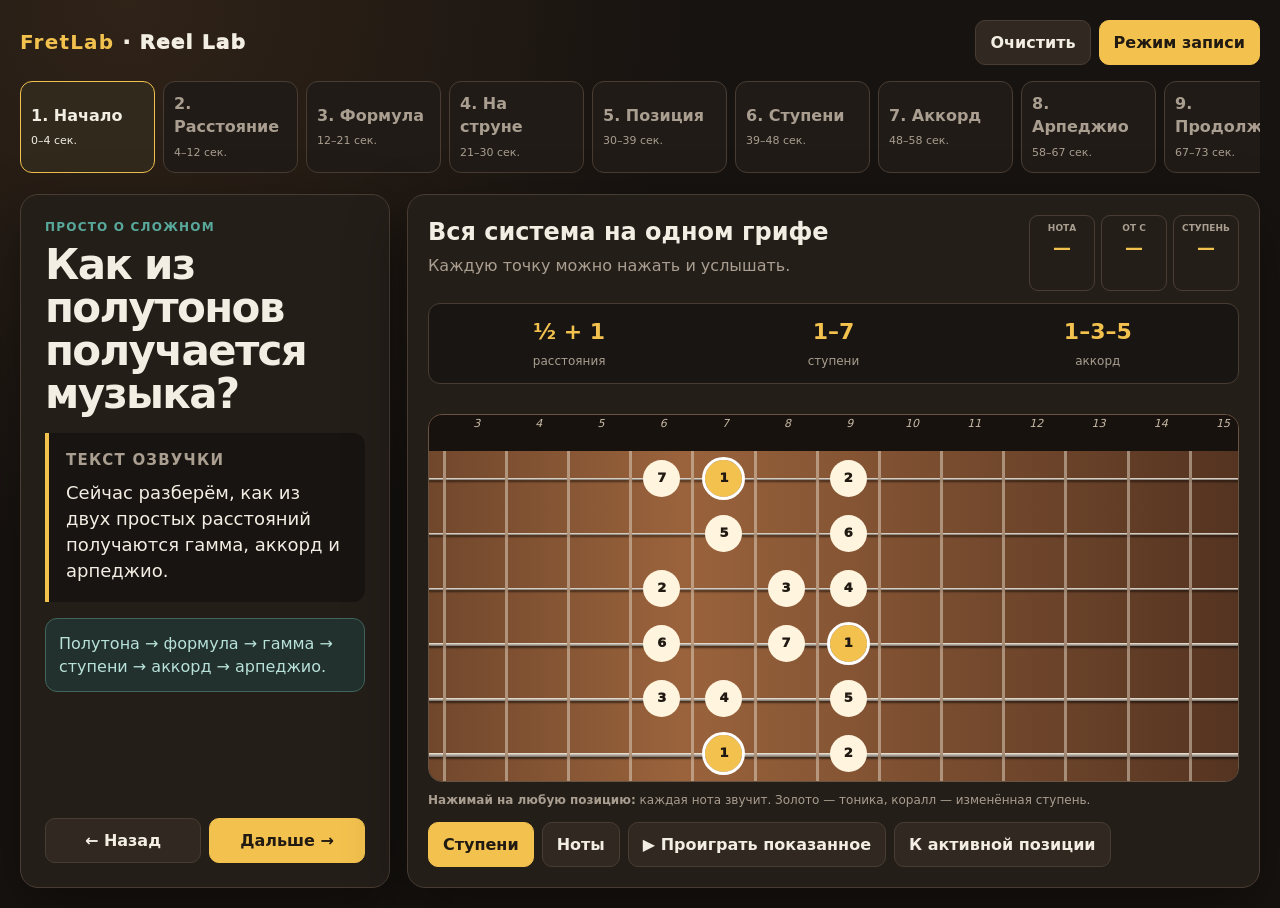
<file: reel-lesson.html>
<!doctype html>
<html lang="ru">
<head>
<meta charset="utf-8"><meta name="viewport" content="width=device-width,initial-scale=1">
<title>FretLab — интерактивный урок</title>
<style>
:root{color-scheme:dark;--bg:#171310;--panel:#241e19;--ink:#f3eee3;--muted:#a99e90;--gold:#f2c14e;--teal:#58a99c;--coral:#ec765e;--ivory:#fff5df;--line:#493d33}
*{box-sizing:border-box}body{margin:0;background:radial-gradient(circle at 10% 0,#302318 0,transparent 35rem),var(--bg);color:var(--ink);font:16px/1.45 Inter,system-ui,sans-serif}button{font:inherit}.app{max-width:1450px;margin:auto;padding:20px}.top{display:flex;justify-content:space-between;align-items:center;gap:14px;margin-bottom:16px}.brand{font-weight:950;font-size:20px;letter-spacing:.06em}.brand b{color:var(--gold)}.actions,.nav,.tools{display:flex;gap:8px}.btn{border:1px solid var(--line);border-radius:10px;background:#302821;color:var(--ink);padding:10px 14px;font-weight:800;cursor:pointer}.btn.primary,.btn.active{background:var(--gold);border-color:var(--gold);color:#211a13}.timeline{display:grid;grid-template-columns:repeat(9,minmax(135px,1fr));gap:8px;margin-bottom:16px;overflow:auto;padding-bottom:5px}.tab{border:1px solid var(--line);border-radius:12px;background:#201b17;color:var(--muted);padding:10px;text-align:left;cursor:pointer}.tab.active{border-color:var(--gold);color:var(--ink);background:#30291c}.tab b{display:block}.tab small{font-size:11px}.grid{display:grid;grid-template-columns:370px minmax(0,1fr);gap:17px}.card{border:1px solid var(--line);border-radius:18px;background:var(--panel);box-shadow:0 22px 60px #0006}.script-card{padding:24px;display:flex;flex-direction:column}.kicker{color:var(--teal);font-size:12px;font-weight:900;letter-spacing:.1em;text-transform:uppercase}h1{font-size:42px;line-height:1.02;letter-spacing:-.04em;margin:8px 0 18px}.script{padding:17px;border-left:4px solid var(--gold);border-radius:0 12px 12px 0;background:#181411;font-size:18px}.script small{display:block;color:var(--muted);font-weight:900;text-transform:uppercase;letter-spacing:.08em;margin-bottom:8px}.key{padding:13px;border:1px solid #41655e;border-radius:12px;color:#b8e1da;background:#22312d}.nav{margin-top:auto}.nav .btn{flex:1}.lab{min-width:0;padding:20px}.lab-head{display:flex;justify-content:space-between;gap:14px}.lab h2{margin:0;font-size:24px}.lab p{margin:4px 0 14px;color:var(--muted)}.readout{display:flex;gap:6px}.readout span{min-width:66px;padding:6px;border:1px solid var(--line);border-radius:9px;text-align:center;color:var(--gold);font-size:18px;font-weight:900}.readout small{display:block;color:var(--muted);font-size:9px;text-transform:uppercase}.concept{display:grid;grid-template-columns:repeat(3,1fr);gap:8px;margin:12px 0;padding:12px;border:1px solid var(--line);border-radius:12px;background:#191512}.concept div{text-align:center}.concept strong{display:block;color:var(--gold);font-size:22px}.concept span{color:var(--muted);font-size:12px}.formula{display:flex;align-items:center;gap:6px;overflow:auto;padding:5px 0 13px}.f-note{flex:0 0 54px;text-align:center}.f-note button{width:43px;height:43px;border:0;border-radius:50%;background:var(--ivory);color:#211a13;font-weight:950}.f-note button.root{background:var(--gold);outline:2px solid white}.f-note small{display:block;color:var(--muted)}.step{flex:0 0 32px;color:var(--teal);font-size:11px;font-weight:900;text-align:center}.step:after{content:'→';display:block;color:#75685c;font-size:18px}.scroll{overflow:auto;border:1px solid #695443;border-radius:14px}.board{position:relative;width:1100px;padding-top:36px;background:linear-gradient(90deg,#44291b,#9a633c 48%,#523220);overflow:hidden}.nums{position:absolute;top:0;left:55px;right:0;height:36px;display:grid;grid-template-columns:50px repeat(16,1fr);align-items:center;background:#18120f;text-align:center;font-size:11px;color:#c7baa6}.string{display:grid;grid-template-columns:55px 50px repeat(16,1fr);height:55px}.sname{display:grid;place-items:center;background:#181411;border-right:4px solid #e5d8bf;font-weight:900}.cell{position:relative;display:grid;place-items:center;border:0;border-right:3px solid #ddd1bd88;background:transparent;cursor:pointer}.cell:before{content:'';position:absolute;left:0;right:0;top:50%;height:var(--sw);background:linear-gradient(#f5ecdf,#736c64);box-shadow:0 2px 2px #0008}.cell.open{border-right:4px solid #e5d8bf;background:#0002}.cell:hover{background:#f2c14e18}.dot{z-index:2;display:grid;place-items:center;width:37px;height:37px;border-radius:50%;background:var(--ivory);color:#211a13;font-size:13px;font-weight:950;opacity:0;transform:scale(.6);transition:.18s}.dot.show,.cell.explored .dot{opacity:1;transform:scale(1)}.dot.root{background:var(--gold);outline:3px solid white}.dot.chord{background:var(--teal);color:white}.dot.changed{background:var(--coral);color:white}.dot.ring{box-shadow:0 0 0 7px #f2c14e44}.help{color:var(--muted);font-size:12px;margin-top:10px}.tools{margin-top:13px;flex-wrap:wrap}.record .timeline,.record .actions,.record .nav{display:none}.record .app{max-width:none}.record .grid{grid-template-columns:330px 1fr}
@media(max-width:950px){.grid{grid-template-columns:1fr}.nav{margin-top:15px}.script-card{padding:18px}h1{font-size:34px}.lab{padding:14px}}
@media(max-width:560px){.app{padding:9px}.top .btn:not(.primary){display:none}.lab-head{display:block}.readout{margin-bottom:10px}.record .grid{grid-template-columns:1fr}}
</style>
</head>
<body><main class="app">
<header class="top"><div class="brand"><b>FretLab</b> · Reel Lab</div><div class="actions"><button class="btn" id="clear">Очистить</button><button class="btn primary" id="record">Режим записи</button></div></header>
<nav class="timeline" id="timeline"></nav>
<div class="grid">
<section class="card script-card"><div class="kicker" id="kicker"></div><h1 id="title"></h1><div class="script"><small>Текст озвучки</small><span id="script"></span></div><p class="key" id="key"></p><div class="nav"><button class="btn" id="prev">← Назад</button><button class="btn primary" id="next">Дальше →</button></div></section>
<section class="card lab"><div class="lab-head"><div><h2 id="labTitle"></h2><p id="labSub"></p></div><div class="readout"><span><small>нота</small><b id="rNote">—</b></span><span><small>от C</small><b id="rDist">—</b></span><span><small>ступень</small><b id="rDegree">—</b></span></div></div><div class="concept" id="concept"></div><div class="formula" id="formula"></div><div class="scroll" id="scroll"><div class="board" id="board"></div></div><div class="help"><b>Нажимай на любую позицию:</b> каждая нота звучит. Золото — тоника, коралл — изменённая ступень.</div><div class="tools"><button class="btn active" data-mode="degrees">Ступени</button><button class="btn" data-mode="notes">Ноты</button><button class="btn" id="play">▶ Проиграть показанное</button><button class="btn" id="focus">К активной позиции</button></div></section>
</div></main>
<script>
const N=['C','C♯','D','E♭','E','F','F♯','G','A♭','A','B♭','B'], STR=[['e',64,1.2],['B',59,1.5],['G',55,1.9],['D',50,2.4],['A',45,3],['E',40,3.8]];
const MAJ=[[4,3,'1'],[4,5,'2'],[4,7,'3'],[4,8,'4'],[4,10,'5'],[4,12,'6'],[4,14,'7'],[4,15,'1']];
const POS=[[0,7,'7'],[0,8,'1'],[0,10,'2'],[1,8,'5'],[1,10,'6'],[2,7,'2'],[2,9,'3'],[2,10,'4'],[3,7,'6'],[3,9,'7'],[3,10,'1'],[4,7,'3'],[4,8,'4'],[4,10,'5'],[5,8,'1'],[5,10,'2']];
const CHORD=[[0,8,'1'],[1,8,'5','chord'],[2,9,'3','chord'],[3,10,'1'],[4,7,'3','chord'],[4,10,'5','chord'],[5,8,'1']];
const NEXT=MAJ.map(p=>p[2]==='6'?[p[0],p[1],'A','changed']:p);
const scenes=[
{nav:'Начало',time:'0–4',kick:'Просто о сложном',title:'Как из полутонов получается музыка?',script:'Сейчас разберём, как из двух простых расстояний получаются гамма, аккорд и арпеджио.',key:'Полутона → формула → гамма → ступени → аккорд → арпеджио.',lab:'Вся система на одном грифе',sub:'Каждую точку можно нажать и услышать.',kind:'hook',points:POS,focus:7,concept:[['½ + 1','расстояния'],['1–7','ступени'],['1–3–5','аккорд']]},
{nav:'Расстояние',time:'4–12',kick:'Шаг 1 · единицы измерения',title:'Сначала поймём тоны и полутоны',script:'Расстояние между соседними ладами — один полутон. Два лада — целый тон. Именно этими шагами мы будем двигаться по гамме.',key:'Один лад — полутон. Два лада — тон.',lab:'Расстояние на грифе',sub:'Нажми C, соседний лад и D.',kind:'distance',points:[[4,3,'1'],[4,4,'♯1','changed'],[4,5,'2']],focus:3,concept:[['1 лад','полутон'],['2 лада','тон'],['12 ладов','октава']]},
{nav:'Формула',time:'12–21',kick:'Шаг 2 · рецепт гаммы',title:'Из расстояний складывается формула',script:'Формула мажорной гаммы: тон, тон, полутон, затем три отдельных тона и ещё один полутон.',key:'Каждый знак — расстояние до следующей ноты.',lab:'Формула C major',sub:'Тон · тон · полутон · тон · тон · тон · полутон.',kind:'formula',points:MAJ,focus:3,concept:[['Т–Т–½','начало'],['Т–Т–Т','три шага'],['½','октава']]},
{nav:'На струне',time:'21–30',kick:'Шаг 3 · применяем формулу',title:'Строим C major на одной струне',script:'Начнём от ноты до и пройдём по формуле. Получаем: до, ре, ми, фа, соль, ля, си и снова до.',key:'Формула превращает расстояния в конкретные ноты.',lab:'C major от C до C',sub:'Нажимай точки по порядку или включи воспроизведение.',kind:'line',points:MAJ,focus:3,concept:[['C–D–E','тон + тон'],['E–F','полутон'],['B–C','полутон']]},
{nav:'Позиция',time:'30–39',kick:'Шаг 4 · шесть струн',title:'Та же гамма в удобной позиции',script:'На одной струне гамма выглядит как длинная линия. Те же ноты можно перенести на соседние струны и получить удобную позицию.',key:'Ноты не изменились — изменилась только геометрия.',lab:'C Major · проверенная E-форма',sub:'Кликабельная позиция на ладах 7–10.',kind:'position',points:POS,focus:7,concept:[['те же ноты','C major'],['6 струн','новая раскладка'],['E-форма','позиция']]},
{nav:'Ступени',time:'39–48',kick:'Шаг 5 · даём нотам номера',title:'Эти номера называются ступенями',script:'Теперь пронумеруем ноты от первой до седьмой. Ступень показывает не название ноты, а её место и роль относительно тоники.',key:'Последняя C — снова первая ступень, только на октаву выше.',lab:'Ноты превращаются в ступени',sub:'Переключай подписи «Ступени / Ноты».',kind:'degrees',points:POS,focus:7,concept:[['C–B','названия нот'],['1–7','ступени'],['C','тоника = 1']]},
{nav:'Аккорд',time:'48–58',kick:'Шаг 6 · выбираем 1–3–5',title:'Строим аккорд из ступеней',script:'Чтобы построить основной аккорд гаммы, берём первую, третью и пятую ступени. В до мажоре это до, ми и соль.',key:'1 даёт название, 3 делает аккорд мажорным, 5 добавляет устойчивость.',lab:'Тоны C major внутри гаммы',sub:'Золото — тоника, бирюзовый — третья и пятая.',kind:'chord',points:CHORD,focus:7,concept:[['1 · C','основа'],['3 · E','мажор'],['5 · G','устойчивость']]},
{nav:'Арпеджио',time:'58–67',kick:'Шаг 7 · те же ноты по очереди',title:'Аккорд и арпеджио — одни ноты',script:'Если сыграть до, ми и соль одновременно, получится аккорд. Если сыграть те же ноты по очереди — получится арпеджио.',key:'Нажми «Проиграть показанное» и проследи маршрут по грифу.',lab:'C major arpeggio · E-форма',sub:'Точные тона аккорда внутри позиции гаммы.',kind:'arpeggio',points:CHORD,focus:7,concept:[['C+E+G','вместе'],['C→E→G','по очереди'],['1–3–5','одни тона']]},
{nav:'Продолжение',time:'67–73',kick:'Следующий ролик',title:'Те же ноты — новый центр',script:'Подписывайся. В следующем ролике разберём ля минор и почему он является параллельной тональностью до мажора. Затем перейдём к остальным диатоническим ладам.',key:'C major и A minor содержат одни ноты, но ощущаются по-разному.',lab:'Дальше: C major ↔ A minor',sub:'Тизер следующего шага — новая тоника A.',kind:'next',points:NEXT,focus:3,concept:[['C major','тоника C'],['те же ноты','без изменений'],['A minor','тоника A']]}
];
let idx=0,mode='degrees',ctx,last,playing=false;const $=id=>document.getElementById(id),pc=m=>((m%12)+12)%12;
function makeBoard(){let nums='<div class="nums"><i>струна</i>'+Array.from({length:17},(_,f)=>`<i>${f}</i>`).join('')+'</div>';let rows=STR.map(([name,midi,w],s)=>`<div class="string"><span class="sname">${name}</span>`+Array.from({length:17},(_,f)=>`<button class="cell ${f?'':'open'}" style="--sw:${w}px" data-s="${s}" data-f="${f}" data-midi="${midi+f}"><span class="dot">${N[pc(midi+f)]}</span></button>`).join('')+'</div>').join('');$('board').innerHTML=nums+rows}
function makeTimeline(){$('timeline').innerHTML=scenes.map((s,i)=>`<button class="tab" data-i="${i}"><b>${i+1}. ${s.nav}</b><small>${s.time} сек.</small></button>`).join('')}
function formula(s){if(!['formula','line'].includes(s.kind))return '';let notes=['C','D','E','F','G','A','B','C'],steps=['тон','тон','½','тон','тон','тон','½'];return notes.map((n,i)=>`<div class="f-note"><button class="${i==0||i==7?'root':''}" data-fi="${i}">${mode==='degrees'?s.points[i][2]:n}</button><small>${n}</small></div>${i<7?`<div class="step">${steps[i]}</div>`:''}`).join('')}
function clear(){document.querySelectorAll('.cell').forEach(c=>{c.classList.remove('explored');let d=c.querySelector('.dot');d.className='dot';d.textContent=N[pc(+c.dataset.midi)]});last=null}
function paint(){let s=scenes[idx];clear();s.points.forEach(([st,f,d,state])=>{let c=document.querySelector(`[data-s="${st}"][data-f="${f}"]`),x=c.querySelector('.dot');x.classList.add('show');if(d==='1')x.classList.add('root');if(state==='chord')x.classList.add('chord');if(state==='changed')x.classList.add('changed');x.textContent=mode==='degrees'?d:N[pc(+c.dataset.midi)]});$('kicker').textContent=s.kick;$('title').textContent=s.title;$('script').textContent=s.script;$('key').textContent=s.key;$('labTitle').textContent=s.lab;$('labSub').textContent=s.sub;$('concept').innerHTML=s.concept.map(x=>`<div><strong>${x[0]}</strong><span>${x[1]}</span></div>`).join('');$('formula').innerHTML=formula(s);[...$('timeline').children].forEach((b,i)=>b.classList.toggle('active',i===idx));$('prev').disabled=idx===0;$('next').textContent=idx===scenes.length-1?'Сначала ↺':'Дальше →';read();setTimeout(focus,30)}
function audio(){if(!ctx)ctx=new(window.AudioContext||window.webkitAudioContext)();if(ctx.state==='suspended')ctx.resume();return ctx}
function sound(m,delay=0){let c=audio(),o=c.createOscillator(),g=c.createGain(),t=c.currentTime+delay;o.type='triangle';o.frequency.value=440*Math.pow(2,(m-69)/12);g.gain.setValueAtTime(.001,t);g.gain.exponentialRampToValueAtTime(.2,t+.01);g.gain.exponentialRampToValueAtTime(.001,t+.65);o.connect(g);g.connect(c.destination);o.start(t);o.stop(t+.7)}
function degree(m){return ({0:'1',2:'2',4:'3',5:'4',7:'5',9:'6',11:'7'})[pc(m)]||'—'}
function read(c){$('rNote').textContent=c?N[pc(+c.dataset.midi)]:'—';$('rDist').textContent=c?pc(+c.dataset.midi)+' пт.':'—';$('rDegree').textContent=c?degree(+c.dataset.midi):'—'}
function activate(c,play=true){if(last)last.querySelector('.dot').classList.remove('ring');c.classList.add('explored');c.querySelector('.dot').classList.add('ring');last=c;read(c);if(play)sound(+c.dataset.midi)}
function focus(){let f=scenes[idx].focus,c=document.querySelector(`[data-s="0"][data-f="${f}"]`);$('scroll').scrollTo({left:Math.max(0,c.offsetLeft-$('scroll').clientWidth*.25),behavior:'smooth'})}
async function play(){if(playing)return;playing=true;let cells=scenes[idx].points.map(p=>document.querySelector(`[data-s="${p[0]}"][data-f="${p[1]}"]`)),u=[...new Map(cells.map(c=>[+c.dataset.midi,c])).entries()].sort((a,b)=>a[0]-b[0]);u.forEach(([m],i)=>sound(m,i*.33));for(let [,c] of u){activate(c,false);await new Promise(r=>setTimeout(r,330))}playing=false}
function go(n){idx=(n+scenes.length)%scenes.length;paint()}makeBoard();makeTimeline();paint();
$('timeline').onclick=e=>{let b=e.target.closest('[data-i]');if(b)go(+b.dataset.i)};$('board').onclick=e=>{let c=e.target.closest('.cell');if(c)activate(c)};$('formula').onclick=e=>{let b=e.target.closest('[data-fi]');if(!b)return;let p=scenes[idx].points[+b.dataset.fi],c=document.querySelector(`[data-s="${p[0]}"][data-f="${p[1]}"]`);activate(c);focus()};$('prev').onclick=()=>go(idx-1);$('next').onclick=()=>go(idx===scenes.length-1?0:idx+1);$('clear').onclick=paint;$('focus').onclick=focus;$('play').onclick=play;$('record').onclick=()=>document.body.classList.toggle('record');document.querySelectorAll('[data-mode]').forEach(b=>b.onclick=()=>{mode=b.dataset.mode;document.querySelectorAll('[data-mode]').forEach(x=>x.classList.toggle('active',x===b));paint()});onkeydown=e=>{if(e.key==='ArrowRight')go(idx+1);if(e.key==='ArrowLeft')go(idx-1);if(e.key==='Escape')document.body.classList.remove('record')};
</script></body></html>
</file>
<file: course-sandbox.css>
.sandbox-controls{display:flex;align-items:end;flex-wrap:wrap;gap:12px;margin:16px 0}
.sandbox-controls label{display:grid;gap:6px;font-size:14px}
.sandbox-controls select{max-width:100%;min-height:44px}

/* Block 2: two clear routes, the same fretboard and a compact practice workspace. */
.b2-wrap{max-width:1260px}
.b2-part-grid{display:grid;grid-template-columns:repeat(2,minmax(0,1fr));gap:24px;margin:24px 0}
.b2-part-card{padding:24px;border:1px solid var(--border);border-radius:16px;background:var(--panel)}
.b2-part-card h2{font-size:26px;margin:8px 0 12px}
.b2-part-card p{line-height:1.65}
.b2-eyebrow{color:var(--teal);font-size:13px;letter-spacing:.04em;margin:0}
.b2-part-card details{margin-top:20px}
.b2-part-card summary,.b2-wrap summary{cursor:pointer;min-height:32px;line-height:1.6}
.b2-step-list{display:grid;gap:8px;margin-top:14px}
.b2-step-link{text-align:left;white-space:normal;font-size:14px}
.b2-reminders{padding:18px;border:2px solid var(--teal);border-radius:12px;margin:16px 0;line-height:1.6}
.b2-layout{grid-template-columns:minmax(220px,.85fr) minmax(0,2fr);gap:28px}
.b2-workspace{min-width:0}
#b2Title{font-size:27px;line-height:1.25;margin:10px 0 16px;scroll-margin-top:90px}
#b2Work,#b2Statusa,#b2Statusb{scroll-margin-top:85px}
#b2StepProgress{width:100%;accent-color:var(--teal);margin:8px 0 16px}
#b2Text{line-height:1.65}
#b2TaskBody p{line-height:1.6}
#b2TaskBody .board-outer{margin:12px 0;max-width:100%;overscroll-behavior-inline:contain}
#b2Board{padding-bottom:8px}
#b2Board .note{width:30px;height:30px;font-size:14px}
#b2Board .b2-target::before{opacity:1;border:3px solid var(--teal);transform:translate(-50%,-50%) scale(1);box-shadow:none}
#b2Board .b2-finger{position:absolute;right:1px;bottom:0;font:600 10px/14px sans-serif;color:var(--ink);background:var(--panel);border:1px solid var(--border);border-radius:4px;min-width:14px;text-align:center;z-index:3}
.b2-transfer{font-family:'IBM Plex Mono',monospace;background:var(--panel);padding:12px;border-radius:8px;font-size:14px}
.b2-string-states{display:grid;grid-template-columns:repeat(3,minmax(0,1fr));gap:8px;margin:12px 0}
.b2-string-states>div{display:grid;gap:5px;border:1px solid var(--border);border-radius:8px;padding:10px;font-size:12px}
.b2-string-states button{font-size:12px;min-height:40px;padding:6px}
.b2-string-states span{color:var(--muted)}
.b2-phrase{display:grid;grid-template-columns:repeat(16,minmax(0,1fr));gap:4px;list-style:none;padding:0;border:1px solid var(--border);border-radius:10px;min-height:52px;overflow:hidden}
.b2-phrase li{font:12px/1.5 'IBM Plex Mono',monospace;overflow-wrap:anywhere;padding:10px 4px;background:var(--panel);border-right:1px solid var(--border);text-align:center}
.b2-phrase li.is-playing{background:var(--teal);color:var(--panel);outline:2px solid var(--ink);outline-offset:-2px}
.b2-navigation{padding:12px 0;border-top:1px solid var(--border);margin-top:18px}
#b2NextHelp{font-size:13px;line-height:1.4;max-width:270px;margin:0;color:var(--muted)}
#b2Next{min-width:140px}
.b2-wrap .sandbox-controls button[aria-pressed=true]{border-color:var(--teal);box-shadow:inset 0 -3px var(--teal)}
#b2AudioStatus{font:13px/1.5 'IBM Plex Mono',monospace;min-height:20px}
#b2Feedback{min-height:0;padding:12px}
.b2-wrap input[type=number]{max-width:90px;min-height:44px}
.course-complete-wrap{max-width:1260px}
.course-module-grid{display:grid;grid-template-columns:repeat(2,minmax(0,1fr));gap:20px;margin:24px 0}
.course-module-card{background:var(--panel);border:1px solid var(--border);border-radius:14px;padding:22px;line-height:1.65}
.course-module-card.route-current{border-left:4px solid var(--teal)}
.course-module-card h2{font-size:23px;line-height:1.3;margin:8px 0 12px}
.course-eyebrow{font-size:12px;color:var(--teal);letter-spacing:.05em}
.course-module-card details{margin-top:16px}.course-module-card summary{cursor:pointer;min-height:44px}
.course-step-list{display:grid;gap:8px;margin-top:12px}.course-step-list button{text-align:left;white-space:normal}
#courseResume{padding:16px 22px;font-size:17px}
.course-complete-workspace{min-width:0}
.course-complete-wrap progress{width:100%;accent-color:var(--teal);margin:8px 0 18px}
.course-complete-wrap h1{font-size:29px;line-height:1.25}
.course-complete-wrap input[type=number]{max-width:90px;min-height:44px}
#courseWork,#courseStepTitle{scroll-margin-top:85px}
#courseStepBody .board-outer{margin:12px 0;max-width:100%}
#courseStepBody p{line-height:1.65}
#courseBoard .note{width:30px;height:30px;font-size:13px}
#courseStepFeedback{min-height:0;padding:14px}
.course-navigation{border-top:1px solid var(--border);padding:16px 0;margin-top:16px}
#courseNext{min-width:150px}#courseNextHelp{max-width:260px;font-size:13px;color:var(--muted);line-height:1.5;margin:0}
.course-phrase{display:flex;flex-wrap:wrap;gap:6px;padding:0;list-style:none}.course-phrase li{padding:8px 10px;border-radius:6px;background:var(--panel);border:1px solid var(--border);font:12px/1.5 'IBM Plex Mono',monospace}
.course-progression{display:flex;gap:8px;flex-wrap:wrap;margin:12px 0}.course-progression span{padding:8px 12px;border:1px solid var(--border);border-radius:7px;font-weight:600}
.course-phrase .is-playing,.course-progression .is-playing{outline:3px solid var(--teal);outline-offset:1px}
#courseStepBody button[aria-pressed=true]{border-color:var(--teal);box-shadow:inset 0 -3px var(--teal)}
.course-complete-wrap .lesson-practice{margin:16px 0}
.course-complete-wrap [hidden]{display:none!important}
.course-transition-heading{font-weight:600;color:var(--teal);font-size:20px}
.course-ghost-note{border:2px dashed #fff4d6;border-radius:50%;height:30px;width:30px;display:grid;place-items:center;background:rgba(0,0,0,.2);color:#fff4d6;font-size:12px;pointer-events:none}
.course-voice-line{display:grid;grid-template-columns:1fr 24px 1fr;gap:6px;padding:10px 12px;margin:6px 0;background:var(--panel);border:1px solid var(--border);border-radius:8px;font:13px/1.6 'IBM Plex Mono',monospace}
.course-voice-line small{grid-column:3;font-family:inherit;color:var(--muted)}
.course-voice-line.is-common{border-left:4px solid var(--teal)}
.course-sequence-cells{display:flex;gap:6px;flex-wrap:wrap;list-style:none;padding:0}
.course-sequence-cells li{min-width:40px;min-height:44px;display:grid;place-items:center;background:var(--panel);border:1px solid var(--border);border-radius:6px}
.course-sequence-cells li.group-start{border-left:4px solid var(--teal);margin-left:8px}
@media(max-width:700px){.course-module-grid{grid-template-columns:1fr}.course-complete-wrap{padding-left:14px;padding-right:14px}.course-complete-wrap h1{font-size:25px}.course-module-card{padding:18px}.course-navigation .lesson-next-action{width:100%}#courseNext{flex:1}}
.b2-wrap .sandbox-controls button{min-height:44px}
.b2-wrap .lesson-practice{margin:16px 0}
.b2-wrap .audio-options{border-top:1px solid var(--border);padding-top:10px}
@media(max-width:850px){.b2-layout{grid-template-columns:1fr;gap:12px}.b2-part-grid{gap:14px}.b2-part-card{padding:18px}#b2Title{font-size:24px}}
@media(max-width:600px){.b2-part-grid{grid-template-columns:1fr}.b2-string-states{grid-template-columns:repeat(2,minmax(0,1fr))}.b2-wrap{padding-left:14px;padding-right:14px}.b2-phrase li{font-size:10px}.b2-navigation .lesson-next-action{width:100%}.b2-navigation .primary-btn{flex:1}#b2Board .note{width:28px;height:28px}#b2NextHelp{max-width:none}}
.sandbox-readout{min-height:64px;padding:16px;background:var(--panel);border:1px solid var(--border);border-radius:12px;margin:14px 0;line-height:1.7}
.board .sandbox-hit{position:absolute;inset:0;display:flex;align-items:center;justify-content:center;width:100%;height:100%;padding:0;border:0;border-radius:0;background:transparent;cursor:pointer;z-index:2}
.board .sandbox-hit::before{content:'';position:absolute;left:50%;top:50%;width:36px;height:36px;border:2px solid rgba(255,247,225,.85);border-radius:50%;background:rgba(255,247,225,.1);box-shadow:0 0 12px rgba(242,193,78,.25);opacity:0;transform:translate(-50%,-50%) scale(.8);transition:opacity .18s ease,transform .18s ease;pointer-events:none}
.board .sandbox-hit:focus-visible{outline:none}
.board .sandbox-hit:focus-visible::before{opacity:1;transform:translate(-50%,-50%) scale(1);border-color:#fff7e1;box-shadow:0 0 0 2px #49301e}
@media(hover:hover) and (pointer:fine){
  .board .sandbox-hit:hover::before{opacity:1;transform:translate(-50%,-50%) scale(1)}
  .board .sandbox-hit:hover .note{transform:scale(1.08)}
}
.board .sandbox-hit:active .note{transform:scale(.96)}
.board .sandbox-hit .note{pointer-events:none;animation:none;flex-shrink:0}
.lesson-copy{max-width:760px;font-size:18px;line-height:1.65;white-space:pre-line}
.lesson-purpose{border-left:4px solid var(--chord-note);padding:12px 18px;background:var(--panel);margin:18px 0;max-width:760px}
.lesson-purpose p{margin:6px 0 0;line-height:1.6}
.lesson-practice{display:flex;align-items:start;gap:10px;line-height:1.6;max-width:760px}
.lesson-practice input{width:22px;height:22px;flex-shrink:0}
.lesson-wrap progress{width:100%;accent-color:var(--chord-note)}
.lesson-wrap [hidden]{display:none!important}
.lesson-muted{opacity:.3}
.lesson-picker{display:grid;gap:8px;max-width:600px;margin:12px 0 20px}
.lesson-picker select{min-height:44px;width:100%}
.lesson-formula{display:flex;gap:8px;flex-wrap:wrap;margin:16px 0;font-family:'IBM Plex Mono',monospace;line-height:1.7}
.lesson-formula span{padding:5px 10px;background:var(--panel);border-radius:8px}
.lesson-formula .current-step{background:var(--chord-note);color:white;font-weight:bold;outline:2px solid var(--ink)}
.block-wrap [hidden]{display:none!important}
.block-plan{max-width:860px;padding:16px;background:var(--panel);border-radius:12px;line-height:1.7}
.block-plan summary{cursor:pointer;font-weight:600}
.block-activities{display:grid;grid-template-columns:repeat(auto-fit,minmax(250px,1fr));gap:16px;margin:22px 0}
.block-card{padding:18px;background:var(--panel);border:1px solid var(--border);border-radius:12px;line-height:1.6}
.block-card h2{font-size:19px;margin-top:0}
.block-workspace{margin:22px 0;padding:20px 0;border-top:1px solid var(--border)}
.block-workspace button,.block-card button{min-height:44px}
.rhythm-option{border:1px solid var(--border);border-radius:10px;padding:12px;margin:12px 0;overflow-wrap:anywhere}
.rhythm-option p:last-of-type{font-family:'IBM Plex Mono',monospace;font-size:13px}
.phrase-timeline{display:flex;gap:8px;flex-wrap:wrap;list-style:none;padding:0}
.phrase-timeline li{padding:10px;background:var(--panel);border-radius:8px;border:1px solid var(--border)}
.block-workspace input[type=number]{max-width:100px;min-height:44px}
.block-workspace .lesson-practice{margin:14px 0}
#blockTaskTitle,#lessonTitle{scroll-margin-top:175px}
.mobile-board-tip{display:none}
@media(max-width:600px){.mobile-board-tip{display:block}}
@media(max-width:600px){.sandbox-controls label{width:100%}.sandbox-controls select{width:100%}.sandbox-controls button{min-height:44px}.v2-tabs{flex-wrap:wrap}}

/* Course presentation: one primary action, compact navigation and task-first lessons. */
.play-btn{background:var(--panel);border-color:var(--border);color:var(--ink);min-height:44px}
.play-btn.primary-btn{background:var(--brass);border-color:var(--brass);color:#211408}
.play-btn.text-btn{background:transparent;border-color:transparent;color:var(--teal)}
[hidden]{display:none!important}
.v2-tabs{flex-wrap:nowrap;overflow-x:auto;min-width:0;max-width:100%}
.v2-tab-btn{white-space:nowrap;flex-shrink:0}
#tab-sandbox{border-left:1px solid var(--border);border-radius:0 8px 8px 0;margin-left:12px}
.v2-topbar{flex-wrap:nowrap}
.v2-wrap{min-width:0}
.lesson-copy{font-size:16px;line-height:1.55;margin:12px 0}
.lesson-picker{max-width:420px;margin:8px 0}
.lesson-picker select{font-size:14px}
.lesson-purpose{margin:12px 0;padding:10px 12px;font-size:14px}
.lesson-purpose summary{cursor:pointer;font-weight:600}
.task-card{font-size:16px;line-height:1.5;font-weight:500;border-left:4px solid var(--teal);background:var(--panel);padding:14px 16px;margin:0 0 12px;white-space:pre-line}
.task-card::before{content:'Задание';display:block;font-size:12px;color:var(--teal);font-weight:600;margin-bottom:4px}
.lesson-layout{display:grid;grid-template-columns:minmax(220px,1fr) minmax(0,2.5fr);gap:24px;align-items:start}
.lesson-text h1{font-size:25px}
.lesson-work{min-width:0}
.lesson-work .board{min-width:700px}
.lesson-work .sandbox-readout{min-height:0;margin:10px 0;padding:12px}
.lesson-work .sandbox-controls{margin:10px 0}
.course-breadcrumb{display:flex;align-items:center;gap:8px;flex-wrap:wrap;margin:0;font-size:13px;color:var(--muted)}
.block-plan{margin:12px 0;padding:12px 16px}
#blockSummary{min-height:0;background:none;border:0;padding:0;margin:16px 0 8px}
#blockProgress{width:100%;accent-color:var(--teal)}
.block-activities{display:block}
.block-stage{margin:24px 0}
.block-stage h2{font-size:20px}
.block-stage-cards{display:grid;grid-template-columns:repeat(auto-fit,minmax(240px,1fr));gap:12px}
.block-card{padding:16px}
.block-card h3{font-size:17px;margin:0}
.block-card p{margin:8px 0;font-size:14px}
.block-status{display:flex;gap:6px;flex-wrap:wrap}
.block-status span{background:var(--bg);border-radius:12px;padding:2px 8px;font-size:12px}
.block-workspace{margin:0;border:0;padding:0}
#blockTaskTitle,#lessonTitle{scroll-margin-top:80px}
@media(max-width:850px){.lesson-layout{grid-template-columns:1fr;gap:12px}.lesson-text h1{font-size:23px}}
@media(max-width:600px){.v2-topbar{padding:6px 10px;gap:8px}.v2-brand{flex-basis:auto;font-size:15px}.v2-tabs{flex-basis:auto;flex-wrap:nowrap}.v2-tab-btn{padding:8px 12px}.lesson-copy{font-size:15px}.course-breadcrumb{gap:4px}.board-outer{padding-left:8px;padding-right:8px}}

.step-half{--step-color:var(--brass)}
.step-whole{--step-color:var(--teal)}
.lesson-formula span{border:2px solid var(--step-color,var(--border));font-size:12px;padding:4px 7px}
.lesson-formula .current-step{background:var(--step-color,var(--teal));color:var(--panel);outline:2px solid var(--ink)}
.interval-arc{position:absolute;left:50%;top:-10px;height:20px;border-top:3px solid var(--step-color);border-radius:50% 50% 0 0;z-index:4;pointer-events:none;text-align:center;color:var(--step-color);font:700 12px/14px 'IBM Plex Mono',monospace;text-shadow:0 0 3px var(--panel);background:var(--panel)}
.cell.sounding::before{content:'';position:absolute;left:50%;top:50%;width:38px;height:38px;border-radius:50%;background:rgba(242,193,78,.24);box-shadow:0 0 14px rgba(242,193,78,.5);transform:translate(-50%,-50%);pointer-events:none;z-index:1}
.cell.sounding .note{outline:3px solid var(--tonic-note);outline-offset:3px;transform:scale(1.12)}

body{padding:0 0 40px}
.lesson-work .hint:empty{display:none}
.lesson-work .sandbox-controls{gap:8px}

@media(prefers-reduced-motion:reduce){.board .sandbox-hit::before,.board .sandbox-hit .note{transition:none}.board .sandbox-hit:hover .note,.board .sandbox-hit:active .note,.cell.sounding .note{transform:none}}

/* Keep the blocked action and its reason together, with readable contrast. */
.lesson-next-action{display:flex;align-items:center;gap:10px;flex-wrap:wrap}
#lessonNextHelp{font-size:15px;font-weight:500;line-height:1.4;color:var(--ink);margin:0;max-width:280px}
#lessonNextHelp:empty{display:none}
.tabs-more{flex:none;min-width:44px;min-height:44px;padding:4px;color:var(--teal)}
.v2-tabs{scrollbar-width:thin}

/* Course route and rewards: no penalties, timers or interrupting dialogs. */
#blockResume{font-size:18px;padding:16px 24px;min-height:56px;width:min(100%,620px)}
.block-stage-cards{grid-template-columns:1fr;gap:10px}
.block-card{position:relative;border-left:4px solid var(--border);opacity:.85}
.block-card.route-current{border-color:var(--teal);opacity:1;background:var(--panel);box-shadow:0 0 0 1px var(--teal)}
.route-open{position:absolute;inset:0;width:100%;height:100%;border:0;background:transparent;color:transparent;cursor:pointer;border-radius:12px}
.route-open:focus-visible{outline:3px solid var(--teal);outline-offset:3px}
.block-card:hover{opacity:1;border-color:var(--teal)}
.task-card::before{content:attr(data-label)}
.answer-success{border-color:var(--teal);background:var(--panel);box-shadow:inset 4px 0 var(--teal);animation:reward-arrive .32s ease-out}
.task-reward{font-size:18px;line-height:1.6;padding:20px!important;border:2px solid var(--brass)!important;border-radius:16px;background:var(--panel);box-shadow:inset 5px 0 var(--brass)}
.course-celebration{border:2px solid var(--brass);border-radius:20px;background:var(--panel);padding:24px;margin:24px 0;text-align:center;animation:reward-arrive .45s ease-out}
.reward-seal{display:inline-grid;place-items:center;width:60px;height:60px;border-radius:50%;background:var(--brass);color:#211408;font-size:36px}
.block-status span:first-child{color:var(--teal);font-weight:600}
#blockProgress{transition:filter .3s}
#blockProgress::-webkit-progress-value{transition:width .4s ease}
#blockTaskTitle:focus:not(:focus-visible),#lessonTitle:focus:not(:focus-visible){outline:none}
.board-legend{font-size:12px;color:var(--muted);margin:8px 0;line-height:1.5}
.legend-start{color:var(--brass)}.legend-answer{color:var(--teal)}
.active-string-label{color:var(--teal)!important;font-weight:700;background:var(--panel);border-radius:4px}
.cell.active-string .string-line{box-shadow:0 0 3px rgba(240,200,120,.4)}
.audio-options{margin:12px 0;color:var(--muted)}.audio-options summary{cursor:pointer;font-size:14px}
.audio-options label{text-transform:none;letter-spacing:normal}
.phrase-toolbar{position:sticky;top:64px;z-index:6;background:var(--panel);border:1px solid var(--border);border-radius:12px;padding:10px;display:flex;align-items:center;gap:10px;flex-wrap:wrap;margin:12px 0}
.phrase-toolbar p{margin:0;font-size:14px}
.phrase-toolbar .primary-btn{margin-left:auto}
.phrase-meter{display:flex;gap:3px;flex:1;min-width:160px}
.phrase-meter span{flex:1;text-align:center;border:1px solid var(--border);border-radius:4px;font:14px/28px monospace;background:linear-gradient(to right,var(--brass) var(--filled),transparent var(--filled));color:var(--ink)}
.phrase-meter span:nth-child(5){margin-left:8px}
.duration-choice[aria-pressed=true]{outline:2px solid var(--teal);background:var(--panel);color:var(--teal)}
@keyframes reward-arrive{from{opacity:.6;transform:translateY(4px)}to{opacity:1;transform:none}}
@media(max-width:600px){.v2-tab-btn{padding:8px;font-size:13px}#tab-sandbox{margin-left:2px}.v2-topbar{gap:5px}.phrase-toolbar{top:58px}.phrase-toolbar .primary-btn{width:100%;margin:0}.block-card{padding:12px}.block-card h3{font-size:16px}}
@media(prefers-reduced-motion:reduce){.answer-success,.course-celebration{animation:none}#blockProgress::-webkit-progress-value{transition:none}}

/* Read rhythm by beats; labels remain meaningful without colour. */
.rhythm-grid{display:grid;grid-template-columns:repeat(4,minmax(0,1fr));gap:6px;margin:12px 0;max-width:640px}
.rhythm-beat{display:grid;grid-template-columns:1fr 1fr;border:1px solid var(--border);border-radius:8px;padding:8px 2px;background:var(--bg)}
.rhythm-half{text-align:center;min-width:0}.rhythm-half span,.rhythm-half strong{display:block}
.rhythm-half span{font-size:13px;margin-bottom:8px}.rhythm-half strong{font-size:14px}
.rhythm-intro{max-width:720px}.rhythm-intro h3{margin-top:24px}.rhythm-intro .play-btn{min-height:44px}

.rhythm-rest-label{grid-column:1/-1;text-align:center;font-size:14px}.rhythm-option p{font-family:inherit;white-space:normal;font-size:15px;line-height:1.5}

/* Original rhythm notation: one rhythmic line, same pitch played throughout. */
.rhythm-score{display:block;width:100%;max-width:640px;height:auto;color:var(--ink);background:var(--panel);border:1px solid var(--border);border-radius:10px;margin:12px 0}
.rhythm-support summary{min-height:44px;padding:10px 0;cursor:pointer;font-size:14px}
.rhythm-question{border:1px solid var(--border);border-radius:10px;padding:12px;margin:20px 0}.rhythm-question legend{font-weight:600}.rhythm-question button{margin:4px;min-height:44px}
.study-pulse{display:flex;gap:12px;margin:16px 0}.study-pulse span{display:grid;place-items:center;width:52px;height:52px;border:2px solid var(--teal);border-radius:50%;font-size:22px}
.rhythm-next-help{font-weight:600;font-size:14px;line-height:1.5}.rhythm-intro>p{font-size:15px;line-height:1.6}

/* Practice is readable body text, not a muted field caption. */
label.lesson-practice{font-size:16px;text-transform:none;letter-spacing:normal;color:var(--ink);line-height:1.55;min-height:44px;align-items:center}
.play-btn:disabled{opacity:1;color:var(--ink);background:var(--panel);border:1px solid var(--border);cursor:not-allowed}
.course-helpbar{display:flex;gap:8px;flex-wrap:wrap;padding-top:8px;padding-bottom:0}
.course-helpbar button{font-size:13px;min-height:44px;padding:8px}
.sound-welcome{border:1px solid var(--border);border-radius:12px;padding:16px;margin:16px 0;background:var(--panel)}
.sound-welcome p{margin:6px 0 10px;font-size:14px}.sound-welcome span{display:block;font-size:14px;margin-top:8px}
.course-help-dialog{color:var(--ink);background:var(--panel);border:1px solid var(--border);border-radius:16px;padding:24px;width:min(640px,calc(100% - 24px));max-height:85dvh;overflow:auto;line-height:1.6}
.course-help-dialog::backdrop{background:#0008}.course-help-dialog h2{margin-top:0}.course-help-dialog dt{font-weight:700;margin-top:16px}.course-help-dialog dd{margin:4px 0 0}.course-help-dialog button{min-height:44px}
.rhythm-next-help{flex-basis:100%;margin:4px 0}.phrase-toolbar{position:static}

/* Review: readable status, distinct disabled controls and consistent landmarks. */
.play-btn:disabled,.play-btn.primary-btn:disabled,.play-btn.text-btn:disabled{
  opacity:1;background:color-mix(in srgb,var(--ink) 10%,var(--panel));
  color:var(--muted);border:1px dashed var(--muted);box-shadow:none;cursor:not-allowed;
}
.legend-start{color:var(--tonic-note);-webkit-text-stroke:1px #6b4b16}
#lessonFeedback:empty{display:none}
.block-plan summary,.lesson-purpose summary,.audio-options summary{
  min-height:44px;box-sizing:border-box;padding:11px 0;line-height:22px;
}

/* Rhythm: one aligned clock, one action at a time. */
.rhythm-workspace{scroll-margin-top:64px}
.rhythm-workspace #blockTaskTitle{font-size:21px;margin:8px 0 14px}
.rhythm-intro{max-width:780px;margin:auto;min-height:640px}
.rhythm-player{border:1px solid var(--border);background:var(--panel);border-radius:16px;padding:16px;position:relative}
.rhythm-player h3{font-size:16px;line-height:1.5;margin:0;min-height:48px;outline:none}
.rhythm-caption{margin:6px 0;font-size:15px;min-height:44px}
.rhythm-unified{display:block;width:100%;max-width:none;height:auto;margin:0;color:var(--ink);overflow:visible}
.rhythm-tile rect{fill:var(--bg);stroke:var(--border)}
.rhythm-tile text{fill:var(--ink)}
.rhythm-tile.is-rest rect{fill:none;stroke-dasharray:4 3}
.rhythm-tile.is-playing rect{fill:var(--tonic-note);stroke:#6b4b16}
.rhythm-tile.is-playing text{fill:#241e19}
.rhythm-symbol.is-playing{color:var(--teal);filter:drop-shadow(0 0 2px var(--teal))}
.rhythm-count circle{fill:transparent}.rhythm-count text,.rhythm-and{fill:var(--muted)}
.rhythm-count.is-playing circle{fill:var(--tonic-note)}.rhythm-count.is-playing text{fill:#241e19}
.rhythm-cursor{stroke:var(--teal);stroke-width:2;pointer-events:none}
.rhythm-count-in{display:flex;gap:8px;justify-content:center;height:26px;margin:2px 0}
.rhythm-count-in span{border:1px solid var(--border);border-radius:50%;font-size:13px;width:24px;height:24px;text-align:center;line-height:24px}
.rhythm-count-in .is-playing{background:var(--tonic-note);color:#241e19;border-color:#6b4b16}
.rhythm-player-controls{display:flex;align-items:center;gap:8px;flex-wrap:wrap;margin-top:4px}
.rhythm-player-controls label{display:flex;gap:6px;align-items:center;margin:0;font-size:14px;text-transform:none;letter-spacing:0}
.rhythm-player-controls input{width:70px;min-height:44px}
.rhythm-settings summary,.rhythm-details summary{min-height:44px;line-height:44px;cursor:pointer;font-size:14px}
.rhythm-settings p,.rhythm-details p{font-size:14px;line-height:1.6}
.rhythm-flow{list-style:none;display:grid;grid-template-columns:repeat(4,1fr);padding:0;gap:5px;font-size:13px;counter-reset:rhythm;margin:14px 0}
.rhythm-flow li{counter-increment:rhythm;color:var(--muted);border-bottom:3px solid var(--border);padding:8px 0}
.rhythm-flow li::before{content:counter(rhythm) ' · ';}.rhythm-flow .is-current{color:var(--ink);border-color:var(--teal);font-weight:bold}.rhythm-flow .is-done::before{content:'✓ ';}
.rhythm-stage-content{min-height:180px;animation:rhythm-reveal .2s ease-out}
.rhythm-stage-content .rhythm-question{margin:0}.rhythm-stage-content p{line-height:1.5}
.rhythm-question .correct-choice{border:2px solid var(--teal);color:var(--ink);background:var(--bg)}
.rhythm-question .wrong-choice{border:2px solid #b34736}
.rhythm-options{display:grid;grid-template-columns:repeat(3,minmax(0,1fr));gap:12px}
.rhythm-options .rhythm-option{margin:0;padding:12px}.rhythm-options h3{font-size:16px}
@keyframes rhythm-reveal{from{opacity:.4;transform:translateY(3px)}to{opacity:1;transform:none}}
@media(max-width:600px){.rhythm-player{padding:12px}.rhythm-options{grid-template-columns:1fr}.rhythm-flow{font-size:12px}.rhythm-stage-content{min-height:200px}}
@media(prefers-reduced-motion:reduce){.rhythm-stage-content{animation:none}.rhythm-cursor{display:none}}

.rhythm-stage-content > :not([hidden]){animation:rhythm-reveal .2s ease-out}
@media(prefers-reduced-motion:reduce){.rhythm-stage-content > :not([hidden]){animation:none}}

.rhythm-workspace{overflow-anchor:none}
</file>
<file: course-complete-design.css>
/* The complete course: a readable route and a quiet practice desk.
   This layer deliberately stops at the course panel and its tab. */
#panel-course {
  --course-soft: color-mix(in srgb, var(--teal) 7%, var(--bg));
  --course-rule: color-mix(in srgb, var(--ink) 20%, var(--bg));
  color: var(--ink);
}
#panel-course .course-complete-wrap {
  max-width: 1260px;
  min-width: 0;
  padding: 34px 28px 28px;
}
#panel-course :is(button:not(.sandbox-hit), summary, input, select):focus-visible,
#tab-course:focus-visible {
  outline: 3px solid var(--teal);
  outline-offset: 3px;
}
#tab-course[aria-selected="true"] {
  box-shadow: inset 0 -2px var(--teal);
}
#panel-course .play-btn {
  min-height: 44px;
  max-width: 100%;
  padding: 10px 15px;
  border-color: var(--course-rule);
  border-radius: 7px;
  font-size: 14px;
  line-height: 1.45;
  white-space: normal;
  color: var(--ink);
  transition: background-color .15s ease, border-color .15s ease;
}
#panel-course .play-btn.primary-btn {
  background: var(--brass);
  border-color: var(--brass);
  color: #211408;
}
#panel-course .play-btn.text-btn {
  color: var(--teal);
  background: transparent;
  border-color: transparent;
}
#panel-course .play-btn:disabled {
  opacity: 1;
  background: transparent;
  color: var(--muted);
  border: 1px dashed var(--course-rule);
  cursor: not-allowed;
}
#panel-course .course-check-action,
#panel-course .course-module-card.route-current > button:first-of-type {
  background: var(--teal);
  border-color: var(--teal);
  color: var(--panel);
}
@media (hover: hover) {
  #panel-course .play-btn:not(:disabled):hover {
    opacity: 1;
    background: var(--course-soft);
    border-color: var(--teal);
    color: var(--teal);
  }
  #panel-course :is(.primary-btn, .course-check-action):not(:disabled):hover,
  #panel-course .route-current > button:first-of-type:hover {
    background: var(--ink);
    border-color: var(--ink);
    color: var(--bg);
  }
}

/* Route: the title, result and direct entry stay visible at every width. */
#panel-course .course-eyebrow {
  margin: 0 0 12px;
  font-size: 12px;
  font-weight: 500;
  letter-spacing: .035em;
  line-height: 1.6;
}
#panel-course #courseHome > h1 {
  max-width: 820px;
  margin: 0 0 14px;
  font-size: clamp(30px, 3.1vw, 42px);
  line-height: 1.15;
  letter-spacing: -.025em;
  text-wrap: balance;
}
#panel-course #courseHome > .lesson-copy {
  max-width: 760px;
  margin: 0 0 18px;
  font-size: 17px;
  line-height: 1.65;
}
#panel-course #courseSummary {
  max-width: 760px;
  margin: 0 0 14px;
  color: var(--muted);
  font-size: 14px;
  line-height: 1.6;
}
#panel-course #courseHome > p:has(#courseResume) {
  margin: 0 0 18px;
}
#panel-course #courseHomeNotice:not(:empty) {
  max-width: 760px;
  margin: 0 0 16px;
  padding: 12px 15px;
  border-left: 3px solid var(--teal);
  background: var(--course-soft);
  color: var(--ink);
  font-size: 14px;
  line-height: 1.6;
}
#panel-course #courseResume {
  min-height: 56px;
  max-width: 760px;
  padding: 16px 22px;
  text-align: left;
  font-size: 16px;
}
#panel-course .block-plan {
  max-width: 760px;
  margin: 0 0 28px;
  padding: 0;
  background: transparent;
  border-radius: 0;
  font-size: 14px;
  line-height: 1.65;
}
#panel-course .block-plan > summary {
  min-height: 44px;
  padding: 11px 0;
  color: var(--teal);
  cursor: pointer;
}
#panel-course .course-module-grid {
  display: grid;
  grid-template-columns: minmax(0, 1fr);
  gap: 0;
  margin: 0 0 24px;
  border-top: 1px solid var(--course-rule);
}
#panel-course .course-module-card {
  display: grid;
  grid-template-columns: 130px minmax(0, 1fr) 148px;
  column-gap: 24px;
  row-gap: 7px;
  align-items: start;
  min-width: 0;
  padding: 23px 24px;
  background: transparent;
  border: 0;
  border-bottom: 1px solid var(--course-rule);
  border-radius: 0;
  font-size: 14px;
  line-height: 1.6;
}
#panel-course .course-module-card.route-current {
  background: var(--panel);
  border-left: 4px solid var(--teal);
  padding-left: 20px;
}
#panel-course .course-module-card > .course-eyebrow {
  grid-column: 1;
  grid-row: 1;
  margin: 3px 0 0;
  font-size: 13px;
  font-weight: 600;
  letter-spacing: 0;
}
#panel-course .course-module-card > h2 {
  grid-column: 2;
  grid-row: 1;
  margin: 0;
  font-size: 21px;
  line-height: 1.35;
  letter-spacing: -.015em;
}
#panel-course .course-module-card > p:nth-of-type(2) {
  grid-column: 2;
  grid-row: 2;
  max-width: 68ch;
  margin: 0;
}
#panel-course .course-module-card > p:nth-of-type(3) {
  grid-column: 1;
  grid-row: 2 / 4;
  margin: 0;
  color: var(--muted);
  font-size: 12px;
}
#panel-course .course-module-card > button:first-of-type {
  grid-column: 3;
  grid-row: 1 / 3;
  width: 100%;
  background: var(--panel);
}
#panel-course .course-module-card > details {
  grid-column: 2 / 4;
  margin: 0;
}
#panel-course .course-module-card > details > summary {
  min-height: 36px;
  padding: 7px 0;
  color: var(--teal);
  font-size: 13px;
  font-weight: 500;
}
#panel-course .course-module-card > :is(p:nth-of-type(n+4), button:nth-of-type(n+2)) {
  grid-column: 2 / 4;
  margin: 0;
}
#panel-course .course-step-list {
  gap: 0;
  max-width: 800px;
  margin: 0 0 6px;
  border-top: 1px solid var(--border);
}
#panel-course .course-step-list button {
  padding: 12px 0;
  border: 0;
  border-bottom: 1px solid var(--border);
  border-radius: 0;
  background: transparent;
  font-size: 14px;
  font-weight: 400;
  text-align: left;
}

/* Lessons: context on the left, one clear instruction before the instrument. */
#panel-course .course-breadcrumb {
  gap: 12px;
  margin: -8px 0 10px;
  font-size: 13px;
}
#panel-course #courseRoute {
  padding-left: 0;
  padding-right: 4px;
}
#panel-course #courseStepProgress {
  display: block;
  width: 100%;
  height: 5px;
  margin: 0 0 26px;
  appearance: none;
  border: 0;
  border-radius: 8px;
  overflow: hidden;
  background: var(--border);
  color: var(--teal);
}
#panel-course #courseStepProgress::-webkit-progress-bar { background: var(--border); }
#panel-course #courseStepProgress::-webkit-progress-value { background: var(--teal); }
#panel-course #courseStepProgress::-moz-progress-bar { background: var(--teal); }
#panel-course .course-complete-layout {
  grid-template-columns: minmax(280px, .9fr) minmax(0, 2.1fr);
  gap: 36px;
}
#panel-course .course-complete-layout > *,
#panel-course #courseStepBody {
  min-width: 0;
}
#panel-course #courseStepTitle {
  margin: 0 0 14px;
  font-size: 29px;
  line-height: 1.22;
  letter-spacing: -.02em;
  text-wrap: balance;
}
/* This heading receives focus to announce a new step; controls keep focus rings. */
#panel-course #courseStepTitle:focus,
#panel-course #courseSummary:focus { outline: none; }
#panel-course #courseStepText {
  margin: 0 0 16px;
  font-size: 15px;
  line-height: 1.7;
}
#panel-course .lesson-purpose {
  max-width: none;
  margin: 14px 0;
  padding: 0 0 0 12px;
  border-left: 2px solid var(--course-rule);
  background: transparent;
  font-size: 14px;
  line-height: 1.65;
}
#panel-course .lesson-purpose summary {
  min-height: 44px;
  padding: 11px 0;
  color: var(--teal);
}
#panel-course .lesson-purpose p { margin: 0 0 12px; }
#panel-course #courseStepInstruction {
  margin: 0 0 18px;
  padding: 16px 18px;
  border-left: 3px solid var(--teal);
  border-radius: 0 8px 8px 0;
  font-size: 16px;
  font-weight: 500;
  line-height: 1.6;
}
#panel-course #courseStepInstruction::before {
  margin-bottom: 6px;
  font-size: 11px;
  font-weight: 600;
  letter-spacing: .025em;
}
#panel-course #courseStepBody > p {
  margin: 14px 0;
  font-size: 14px;
  line-height: 1.65;
}
#panel-course #courseStepBody .board-outer {
  max-width: 100%;
  overscroll-behavior-inline: contain;
}
#panel-course #courseStepBody > .board-legend {
  margin: 8px 0 14px;
  color: var(--muted);
  font-size: 12px;
  line-height: 1.6;
}
#panel-course .sandbox-controls {
  gap: 8px;
  margin: 14px 0;
}
#panel-course .sandbox-controls:empty { display: none; }
#panel-course .sandbox-controls label {
  font-size: 12px;
  line-height: 1.5;
}
#panel-course .lesson-practice {
  align-items: start;
  gap: 12px;
  margin: 14px 0;
  padding: 10px 0;
  color: var(--ink);
  font-size: 14px;
  line-height: 1.65;
  text-transform: none;
  letter-spacing: 0;
  cursor: pointer;
}
#panel-course .lesson-practice input {
  margin: 2px 0 0;
  accent-color: var(--teal);
}
#panel-course #courseStepFeedback {
  margin: 18px 0;
  padding: 14px 16px;
  font-size: 15px;
  line-height: 1.6;
}
#panel-course #courseAudioStatus {
  color: var(--teal);
  font-size: 13px;
}
#panel-course .audio-options {
  margin: 18px 0 0;
  color: var(--muted);
}
#panel-course .audio-options summary {
  min-height: 44px;
  padding: 10px 0;
  font-size: 13px;
  line-height: 1.6;
}
#panel-course .audio-options label { margin: 8px 0; }
#panel-course .course-navigation {
  display: flex;
  align-items: center;
  justify-content: space-between;
  gap: 12px;
  margin-top: 12px;
  padding: 18px 0 8px;
  border-top-color: var(--course-rule);
}
#panel-course .course-navigation .lesson-next-action {
  justify-content: flex-end;
  gap: 10px;
  flex: 1;
}
#panel-course #courseNext { min-width: 160px; }
#panel-course #courseNextHelp {
  order: -1;
  max-width: 230px;
  color: var(--muted);
  font-size: 13px;
  line-height: 1.5;
}
#panel-course #courseNextHelp:empty { display: none; }
#panel-course .course-complete-wrap > .hint,
#panel-course #courseHome > .hint {
  max-width: 94ch;
  margin: 22px 0 0;
  font-size: 12px;
  line-height: 1.65;
}

/* Voice leading reads as three comparable lanes, with one stable common voice. */
#panel-course #courseStepBody > .course-transition-heading {
  margin: 14px 0 10px;
  color: var(--teal);
  font-size: 18px;
  font-weight: 600;
}
#panel-course #courseVoiceLeading {
  margin: 16px 0;
  overflow: hidden;
  border: 1px solid var(--border);
  border-radius: 8px;
  background: var(--panel);
}
#panel-course .course-voice-line {
  grid-template-columns: minmax(0, 1fr) 20px minmax(0, 1fr) minmax(130px, 1fr);
  column-gap: 10px;
  row-gap: 0;
  align-items: center;
  margin: 0;
  padding: 12px 14px 12px 11px;
  border: 0;
  border-left: 3px solid transparent;
  border-bottom: 1px solid var(--border);
  border-radius: 0;
  background: transparent;
  font-size: 12px;
  line-height: 1.6;
}
#panel-course .course-voice-line:last-child { border-bottom: 0; }
#panel-course .course-voice-line small {
  grid-column: 4;
  grid-row: 1;
  font-size: 11px;
}
#panel-course .course-voice-line.is-common {
  border-left-color: var(--teal);
  background: var(--course-soft);
}
#panel-course .course-voice-line.is-common small {
  color: var(--teal);
  font-weight: 600;
}

/* Rhythmic material stays legible without competing with the fretboard. */
#panel-course .course-sequence-cells {
  gap: 5px;
  margin: 16px 0;
}
#panel-course .course-sequence-cells li {
  min-width: 42px;
  min-height: 44px;
  padding: 5px 8px;
  border-radius: 5px;
  font: 500 15px/1.5 'IBM Plex Mono', monospace;
}
#panel-course .course-sequence-cells .group-start {
  margin-left: 12px;
  border-left: 3px solid var(--teal);
}
#panel-course .course-sequence-cells .group-start:first-child { margin-left: 0; }
#panel-course .course-progression {
  gap: 8px;
  margin: 16px 0;
}
#panel-course .course-progression span {
  padding: 8px 12px;
  border-color: var(--course-rule);
  font-size: 13px;
}
#panel-course .course-phrase {
  gap: 6px;
  margin: 16px 0;
}
#panel-course .course-phrase:empty { display: none; }
#panel-course .course-phrase li {
  padding: 9px 11px;
  font-size: 12px;
  line-height: 1.6;
}
#panel-course .course-phrase:has(strong) {
  display: grid;
  grid-template-columns: repeat(4, minmax(0, 1fr));
}
#panel-course .course-phrase li:has(> strong) {
  display: grid;
  grid-template-columns: minmax(0, 1fr) auto;
  gap: 3px 6px;
  align-content: start;
  min-width: 0;
}
#panel-course .course-phrase strong {
  grid-column: 1;
  grid-row: 1;
  font-size: 14px;
  font-weight: 600;
}
#panel-course .course-phrase li span {
  grid-column: 2;
  grid-row: 1;
  color: var(--muted);
  font-size: 11px;
}
#panel-course .course-phrase small {
  grid-column: 1 / -1;
  grid-row: 2;
  color: var(--muted);
  font-family: 'IBM Plex Sans', sans-serif;
  font-size: 11px;
  line-height: 1.5;
}
#panel-course .course-phrase li.bar-start {
  border-left: 3px solid var(--teal);
  padding-left: 9px;
}
#panel-course .course-phrase li:has(.course-edit-note) { padding: 9px 11px; }
#panel-course .course-edit-note {
  display: grid;
  grid-template-columns: minmax(0, 1fr) auto;
  gap: 3px 6px;
  align-content: start;
  width: 100%;
  min-height: 44px;
  margin: 0;
  padding: 0;
  border: 0;
  border-radius: 5px;
  background: transparent;
  color: inherit;
  font: inherit;
  text-align: left;
  cursor: pointer;
}
#panel-course .course-phrase li.is-editing {
  outline: 2px solid var(--teal);
  outline-offset: 1px;
  background: var(--course-soft);
}
#panel-course #courseStepBody > .course-edit-status {
  color: var(--teal);
  font-size: 13px;
}
#panel-course .course-phrase .is-playing,
#panel-course .course-progression .is-playing {
  background: var(--course-soft);
  outline: 2px solid var(--teal);
  outline-offset: 1px;
}
#panel-course #courseStepBody .play-btn[aria-pressed="true"] {
  border-color: var(--teal);
  background: var(--course-soft);
  color: var(--teal);
  box-shadow: inset 0 -2px var(--teal);
}

@media (max-width: 960px) {
  #panel-course .course-complete-layout {
    grid-template-columns: minmax(0, 1fr);
    gap: 18px;
  }
  #panel-course #courseStepText { max-width: 72ch; }
  #panel-course .course-module-card {
    grid-template-columns: 100px minmax(0, 1fr) 132px;
    column-gap: 18px;
    padding-left: 18px;
    padding-right: 18px;
  }
  #panel-course .course-module-card.route-current { padding-left: 14px; }
}
@media (max-width: 700px) {
  #panel-course .course-complete-wrap { padding: 24px 16px; }
  #panel-course #courseHome > h1 { margin-bottom: 14px; font-size: 32px; }
  #panel-course #courseHome > .lesson-copy { font-size: 15px; line-height: 1.65; }
  #panel-course #courseResume { width: 100%; font-size: 15px; }
  #panel-course .block-plan { margin-bottom: 20px; }
  #panel-course .course-module-card {
    grid-template-columns: minmax(0, 1fr);
    gap: 9px;
    padding: 22px 4px;
  }
  #panel-course .course-module-card.route-current { padding: 20px 14px; }
  #panel-course .course-module-card > :is(.course-eyebrow, h2, p, details, button:first-of-type),
  #panel-course .course-module-card > :is(p:nth-of-type(n+4), button:nth-of-type(n+2)) {
    grid-column: 1;
    grid-row: auto;
  }
  #panel-course .course-module-card > .course-eyebrow { margin: 0; }
  #panel-course .course-module-card > h2 { font-size: 21px; line-height: 1.35; }
  #panel-course .course-module-card > p:nth-of-type(2) { font-size: 14px; }
  #panel-course .course-module-card > p:nth-of-type(3) { font-size: 12px; }
  #panel-course .course-module-card > button:first-of-type {
    width: auto;
    justify-self: start;
    margin-top: 2px;
  }
  #panel-course .course-module-card > details { margin-top: -2px; }
  #panel-course .course-module-card > details > summary { min-height: 44px; padding: 11px 0; }
  #panel-course .course-breadcrumb { gap: 8px; margin-bottom: 8px; }
  #panel-course #courseStepProgress { margin-bottom: 22px; }
  #panel-course #courseStepTitle { font-size: 26px; }
  #panel-course #courseStepText { margin-bottom: 8px; }
  #panel-course .course-complete-layout { gap: 14px; }
  #panel-course #courseStepInstruction { padding: 14px 15px; font-size: 15px; }
  #panel-course .course-voice-line {
    grid-template-columns: minmax(0, 1fr) 18px minmax(0, 1fr);
    gap: 1px 6px;
    padding: 10px 12px 10px 9px;
  }
  #panel-course .course-voice-line small { grid-column: 3; grid-row: 2; font-size: 10px; }
  #panel-course .course-navigation { align-items: start; }
  #panel-course .course-navigation .lesson-next-action { flex: 0 0 100%; width: 100%; gap: 8px; }
  #panel-course #courseNext { flex: 1; min-height: 48px; }
  #panel-course #courseNextHelp { order: 1; width: 100%; max-width: none; }
  #panel-course .course-phrase:has(strong) { grid-template-columns: repeat(2, minmax(0, 1fr)); }
  #panel-course .course-complete-wrap > .hint { margin-top: 18px; }
}
@media (prefers-reduced-motion: reduce) {
  #panel-course .play-btn { transition: none; }
}
</file>
<file: chord-identifier.css>
/* Chord identification shares the existing instrument, palette and controls.
   No selectors in this layer reach another course panel or the fretboard notes. */
#panel-sandbox {
  --chord-soft: color-mix(in srgb, var(--teal) 7%, var(--bg));
  --chord-rule: color-mix(in srgb, var(--ink) 22%, var(--bg));
}
#panel-sandbox > .v2-wrap {
  max-width: 1260px;
  min-width: 0;
  padding: 28px;
}
#panel-sandbox h1 {
  margin: 0 0 10px;
  font-size: 32px;
  line-height: 1.2;
}
#panel-sandbox h1 + p {
  max-width: 78ch;
  margin: 0 0 20px;
  font-size: 15px;
  line-height: 1.65;
}
#panel-sandbox :is(button:not(.sandbox-hit), summary, select):focus-visible {
  outline: 3px solid var(--teal);
  outline-offset: 3px;
}
#panel-sandbox .sandbox-controls {
  gap: 10px;
  margin: 14px 0;
}
#panel-sandbox .sandbox-controls label {
  min-width: 0;
  margin-bottom: 0;
  font-size: 11px;
  line-height: 1.5;
}
#panel-sandbox .sandbox-controls select {
  min-height: 44px;
  min-width: 0;
  width: 100%;
  padding: 10px 30px 10px 10px;
  font-size: 14px;
  line-height: 1.4;
  text-overflow: ellipsis;
}
#panel-sandbox .play-btn {
  min-height: 44px;
  max-width: 100%;
  padding: 10px 14px;
  border-color: var(--chord-rule);
  border-radius: 7px;
  font-size: 13px;
  line-height: 1.45;
  white-space: normal;
}
#panel-sandbox .play-btn.text-btn {
  color: var(--teal);
  border-color: transparent;
}
#panel-sandbox #sandboxTogether:not(:disabled) {
  background: var(--brass);
  border-color: var(--brass);
  color: #211408;
}
#panel-sandbox .play-btn:disabled {
  opacity: 1;
  background: transparent;
  border: 1px dashed var(--chord-rule);
  color: var(--muted);
  cursor: not-allowed;
}
#panel-sandbox #chordControls {
  display: flex;
  align-items: end;
  flex-wrap: wrap;
  gap: 10px;
  min-width: 0;
  margin: 0;
}
#panel-sandbox #chordRoot { min-width: 146px; }
#panel-sandbox #chordDisplay { min-width: 150px; }
#panel-sandbox #sandboxHelp {
  max-width: 100ch;
  margin: 16px 0;
  color: var(--muted);
  font-size: 12px;
  line-height: 1.65;
}
#panel-sandbox .board-outer {
  max-width: 100%;
  overscroll-behavior-inline: contain;
}
#panel-sandbox #chordQuickResult {
  display: flex;
  align-items: baseline;
  gap: 14px;
  min-width: 0;
  min-height: 48px;
  margin: 0 0 10px;
  padding: 10px 12px;
  border-bottom: 2px solid var(--teal);
  border-radius: 5px 5px 0 0;
  background: var(--panel);
  color: var(--ink);
}
#panel-sandbox #chordQuickResult > span {
  flex: 0 0 auto;
  color: var(--muted);
  font-size: 12px;
  line-height: 1.5;
}
#panel-sandbox #chordQuickName {
  min-width: 0;
  overflow: hidden;
  color: var(--ink);
  font-size: 22px;
  font-weight: 600;
  line-height: 1.3;
  text-overflow: ellipsis;
  white-space: nowrap;
}

/* Six instruments states form one strip, rather than six separate cards. */
#panel-sandbox #chordStrings {
  display: grid;
  grid-template-columns: repeat(6, minmax(0, 1fr));
  gap: 0;
  min-width: 0;
  margin: 0 0 12px;
  padding: 5px 0;
  border-top: 1px solid var(--chord-rule);
  border-bottom: 1px solid var(--chord-rule);
}
#panel-sandbox .chord-string-control {
  display: grid;
  grid-template-columns: minmax(0, 1fr) 36px 36px;
  gap: 1px 4px;
  align-items: center;
  min-width: 0;
  padding: 6px 8px;
  border: 0;
  border-right: 1px solid var(--border);
  border-radius: 0;
  background: transparent;
}
#panel-sandbox .chord-string-control:last-child { border-right: 0; }
#panel-sandbox .chord-string-control > :is(.chord-string-label, label) {
  grid-column: 1;
  grid-row: 1;
  min-width: 0;
  margin: 0;
  color: var(--ink);
  font-size: 12px;
  font-weight: 600;
  line-height: 1.35;
  letter-spacing: 0;
  text-transform: none;
}
#panel-sandbox .chord-string-state {
  grid-column: 1;
  grid-row: 2;
  min-width: 0;
  color: var(--muted);
  font-size: 11px;
  line-height: 1.4;
  overflow-wrap: anywhere;
}
#panel-sandbox .chord-string-control :is(.chord-open, .chord-mute) {
  grid-row: 1 / 3;
  display: grid;
  place-items: center;
  width: 36px;
  min-width: 0;
  height: 40px;
  min-height: 40px;
  margin: 0;
  padding: 0;
  border: 1px solid var(--chord-rule);
  border-radius: 5px;
  background: var(--panel);
  color: var(--muted);
  font: 500 21px/1 'IBM Plex Sans', sans-serif;
  text-align: center;
  cursor: pointer;
}
#panel-sandbox .chord-string-control .chord-open { grid-column: 2; }
#panel-sandbox .chord-string-control .chord-mute { grid-column: 3; }
#panel-sandbox .chord-string-control .chord-open[aria-pressed="true"] {
  background: var(--teal);
  border-color: var(--teal);
  color: var(--panel);
  box-shadow: inset 0 -3px color-mix(in srgb, var(--ink) 40%, var(--teal));
  font-weight: 700;
}
#panel-sandbox .chord-string-control .chord-mute[aria-pressed="true"] {
  border: 2px dashed var(--ink);
  background: transparent;
  color: var(--ink);
  font-weight: 700;
}
#panel-sandbox .chord-string-control[data-state="fretted"] .chord-string-state {
  color: var(--teal);
  font-weight: 600;
}

/* The selected name leads; formula, bass and ambiguity remain separate facts. */
#panel-sandbox #chordPanel {
  min-width: 0;
  margin: 18px 0 0;
  padding: 20px 22px;
  border: 1px solid var(--border);
  border-radius: 10px;
  background: var(--panel);
}
#panel-sandbox #chordPanel > .chord-eyebrow {
  margin: 0 0 7px;
  color: var(--muted);
  font-size: 11px;
  font-weight: 500;
  line-height: 1.5;
  letter-spacing: .04em;
}
#panel-sandbox #chordStatus {
  margin: 0;
  color: var(--ink);
  font-size: 18px;
  font-weight: 500;
  line-height: 1.5;
}
#panel-sandbox #chordPanel:has(.chord-candidate) #chordStatus {
  color: var(--ink);
  font-size: 34px;
  font-weight: 600;
  line-height: 1.2;
  letter-spacing: -.025em;
  overflow-wrap: anywhere;
}
#panel-sandbox :is(#chordResults, #chordOtherResults) {
  display: flex;
  align-items: center;
  flex-wrap: wrap;
  gap: 8px;
  min-width: 0;
  margin: 12px 0 16px;
}
#panel-sandbox :is(#chordResults, #chordOtherResults):empty { display: none; }
#panel-sandbox #chordOtherResults { margin: 12px 0 0; }
#panel-sandbox .chord-candidate {
  min-width: 0;
  min-height: 44px;
  max-width: 100%;
  padding: 10px 14px;
  border: 1px solid var(--chord-rule);
  border-radius: 7px;
  background: transparent;
  color: var(--ink);
  font: 500 15px/1.35 'IBM Plex Sans', sans-serif;
  text-align: left;
  overflow-wrap: anywhere;
  cursor: pointer;
}
#panel-sandbox .chord-candidate[aria-pressed="true"] {
  min-height: 44px;
  padding: 9px 13px;
  border: 2px solid var(--teal);
  background: var(--chord-soft);
  color: var(--teal);
  font-size: 16px;
  font-weight: 600;
  letter-spacing: -.025em;
}
#panel-sandbox :is(#chordFormula, #chordBass, #chordDetails, #chordWarnings) {
  max-width: 96ch;
  margin: 10px 0 0;
  font-size: 14px;
  line-height: 1.65;
}
#panel-sandbox #chordFormula {
  color: var(--ink);
  font-family: 'IBM Plex Mono', monospace;
  font-size: 14px;
  line-height: 1.8;
}
#panel-sandbox #chordBass,
#panel-sandbox #chordDetails { color: var(--muted); }
#panel-sandbox #chordWarnings:not(:empty) {
  margin-top: 14px;
  padding: 10px 13px;
  border-left: 3px solid var(--brass);
  border-radius: 0 5px 5px 0;
  background: var(--warn-bg);
  color: var(--ink);
  font-size: 13px;
}
#panel-sandbox :is(#chordFormula, #chordBass, #chordDetails, #chordWarnings):empty {
  display: none;
}
#panel-sandbox #chordPanel > details {
  margin-top: 14px;
  border-top: 1px solid var(--border);
  font-size: 13px;
  line-height: 1.65;
}
#panel-sandbox #chordPanel > details > summary {
  min-height: 44px;
  padding: 12px 0 0;
  color: var(--teal);
  cursor: pointer;
}
#panel-sandbox #chordPanel > details > p { margin: 8px 0 0; }
#panel-sandbox #chordStorage {
  margin: 12px 0 0;
  font-size: 12px;
  line-height: 1.6;
}
#panel-sandbox #chordStorage:empty { display: none; }
#panel-sandbox #sandboxReadout {
  margin: 16px 0;
  font-size: 14px;
  line-height: 1.65;
}
#panel-sandbox:has(#chordPanel:not([hidden])) #sandboxReadout {
  min-height: 0;
  margin: 11px 0 0;
  padding: 0;
  border: 0;
  border-radius: 0;
  background: transparent;
  color: var(--muted);
  font-family: 'IBM Plex Mono', monospace;
  font-size: 12px;
  line-height: 1.65;
}
#panel-sandbox > .v2-wrap > .hint:last-child {
  max-width: 105ch;
  margin: 16px 0 0;
  font-size: 12px;
  line-height: 1.65;
}
@media (hover: hover) {
  #panel-sandbox :is(.play-btn, .chord-candidate, .chord-open, .chord-mute):not(:disabled):hover {
    opacity: 1;
    border-color: var(--teal);
    background: var(--chord-soft);
    color: var(--teal);
  }
}
@media (max-width: 1080px) and (min-width: 701px) {
  #panel-sandbox #chordStrings { grid-template-columns: repeat(3, minmax(0, 1fr)); }
  #panel-sandbox .chord-string-control:nth-child(3) { border-right: 0; }
  #panel-sandbox .chord-string-control:nth-child(n+4) { border-top: 1px solid var(--border); }
}
@media (min-width: 960px) {
  #panel-sandbox #chordPanel:has(.chord-candidate) {
    display: grid;
    grid-template-columns: minmax(220px, .65fr) minmax(0, 1.35fr);
    column-gap: 30px;
  }
  #panel-sandbox #chordPanel:has(.chord-candidate) > .chord-eyebrow { grid-column: 1; grid-row: 1; }
  #panel-sandbox #chordPanel:has(.chord-candidate) > #chordStatus { grid-column: 1; grid-row: 2; }
  #panel-sandbox #chordPanel:has(.chord-candidate) > #chordResults {
    grid-column: 1;
    grid-row: 3 / 7;
    align-content: start;
    align-items: start;
    margin: 14px 0 0;
  }
  #panel-sandbox #chordPanel:has(.chord-candidate) > #chordFormula { grid-column: 2; grid-row: 1 / 3; align-self: start; margin: 0; }
  #panel-sandbox #chordPanel:has(.chord-candidate) > #chordBass { grid-column: 2; grid-row: 3; margin-top: 0; }
  #panel-sandbox #chordPanel:has(.chord-candidate) > #chordDetails { grid-column: 2; grid-row: 4; }
  #panel-sandbox #chordPanel:has(.chord-candidate) > #chordWarnings { grid-column: 2; grid-row: 5; }
  #panel-sandbox #chordPanel:has(.chord-candidate) > #chordStorage { grid-column: 2; grid-row: 6; }
  #panel-sandbox #chordPanel:has(.chord-candidate) > details { grid-column: 1 / -1; grid-row: 7; }
}
@media (max-width: 700px) {
  #panel-sandbox > .v2-wrap { padding: 22px 16px; }
  #panel-sandbox h1 { font-size: 29px; }
  #panel-sandbox h1 + p { margin-bottom: 14px; font-size: 14px; }
  #panel-sandbox .sandbox-controls:has(#sandboxAction) {
    display: grid;
    grid-template-columns: repeat(2, minmax(0, 1fr));
    gap: 10px;
    align-items: end;
    margin: 0 0 10px;
  }
  #panel-sandbox .sandbox-controls:has(#sandboxAction) > label { width: auto; }
  #panel-sandbox #chordControls {
    display: grid;
    grid-template-columns: repeat(2, minmax(0, 1fr));
    grid-column: 1 / -1;
    gap: 10px;
    margin: 0;
  }
  #panel-sandbox #chordControls label { width: auto; }
  #panel-sandbox :is(#chordRoot, #chordDisplay) { min-width: 0; }
  #panel-sandbox #sandboxHelp { margin: 12px 0 14px; }
  #panel-sandbox #chordQuickResult {
    position: sticky;
    top: 70px;
    z-index: 10;
    gap: 12px;
    margin-bottom: 10px;
    scroll-margin-top: 70px;
  }
  #panel-sandbox :is(.sandbox-hit, .chord-open, .chord-mute, .chord-candidate) {
    scroll-margin-top: 132px;
  }
  #panel-sandbox #chordStrings {
    grid-template-columns: repeat(2, minmax(0, 1fr));
    margin: 12px 0 0;
    padding: 0;
  }
  #panel-sandbox .chord-string-control {
    grid-template-columns: minmax(0, 1fr) 40px 40px;
    gap: 1px 4px;
    padding: 8px 6px;
  }
  #panel-sandbox .chord-string-control:nth-child(even) { border-right: 0; }
  #panel-sandbox .chord-string-control:nth-child(n+3) { border-top: 1px solid var(--border); }
  #panel-sandbox .chord-string-control :is(.chord-open, .chord-mute) {
    width: 40px;
    height: 44px;
    min-height: 44px;
  }
  #panel-sandbox .chord-string-state { font-size: 11px; }
  #panel-sandbox #chordPanel { margin-top: 16px; padding: 17px 16px; }
  #panel-sandbox #chordStatus { font-size: 17px; }
  #panel-sandbox .chord-candidate { padding: 10px 12px; font-size: 14px; }
  #panel-sandbox #chordPanel:has(.chord-candidate) #chordStatus { font-size: 30px; }
  #panel-sandbox .chord-candidate[aria-pressed="true"] { font-size: 16px; }
  #panel-sandbox #chordFormula { font-size: 13px; }
  #panel-sandbox > .v2-wrap:has(> #chordStrings:not([hidden])) {
    display: flex;
    flex-direction: column;
  }
  #panel-sandbox > .v2-wrap:has(> #chordStrings:not([hidden])) > .board-outer { order: 1; }
  #panel-sandbox #chordStrings { order: 2; }
  #panel-sandbox #chordPanel,
  #panel-sandbox #sandboxReadout { order: 3; }
  #panel-sandbox .sandbox-controls:has(#sandboxSequence) { order: 4; }
  #panel-sandbox > .v2-wrap > .hint:last-child { order: 5; }
}
@media (max-width: 600px) {
  #panel-sandbox #chordQuickResult {
    top: 58px;
    scroll-margin-top: 58px;
  }
}
</file>
<file: course-practice.css>
/* The practice room keeps instrument, score and transport in one reading order. */
#coursePracticeWork { max-width: 1120px; margin: 0 auto; padding: 0 0 36px; scroll-margin-top: 90px; }
#courseHome .course-practice-entry { margin: 25px 0; padding: 20px 22px; border: 1px solid var(--border); border-left: 4px solid var(--teal); border-radius: 9px; background: var(--panel); }
#courseHome .course-practice-entry h2 { margin: 8px 0 12px; font-size: 23px; line-height: 1.3; }
#courseHome .course-practice-entry p { max-width: 78ch; line-height: 1.65; }
#courseHome .course-practice-entry .sandbox-controls { flex-wrap: wrap; margin: 16px 0 0; }
#courseHome .course-practice-entry .play-btn { min-height: 44px; white-space: normal; }
#coursePracticeWork h1 { margin: 12px 0; font-size: clamp(27px, 4vw, 37px); line-height: 1.2; }
#coursePracticeWork h2 { margin: 0 0 12px; font-size: 23px; line-height: 1.35; }
#coursePracticeWork p { line-height: 1.65; }
#coursePracticeWork .practice-purpose { max-width: 78ch; margin: 10px 0 18px; font-size: 16px; }
#coursePracticeWork label { display: flex; flex-direction: column; gap: 6px; margin: 0; color: var(--muted); font-size: 12px; }
#coursePracticeWork :is(select,input[type="number"],textarea) { box-sizing: border-box; width: 100%; min-height: 44px; padding: 10px 12px; border: 1px solid var(--border); border-radius: 7px; background: var(--panel); color: var(--ink); font: inherit; font-size: 14px; }
#coursePracticeWork textarea { min-height: 76px; resize: vertical; }
#coursePracticeWork .play-btn { min-height: 44px; padding: 10px 15px; font-size: 14px; white-space: normal; }
#coursePracticeWork .play-btn:disabled { opacity: 1; border-style: dashed; color: var(--muted); background: transparent; cursor: not-allowed; }
#coursePracticeWork :is(button,select,input,textarea,summary):focus-visible { outline: 3px solid var(--teal); outline-offset: 3px; }
#coursePracticeWork .practice-row { display: flex; flex-wrap: wrap; align-items: end; gap: 10px; margin: 12px 0; }
#coursePracticeWork .practice-heading > label { max-width: 500px; margin: 18px 0; }
#coursePracticeWork :is(.practice-plan,.practice-journal,.practice-tips) { margin: 18px 0; padding: 0 16px 12px; border: 1px solid var(--border); border-radius: 9px; background: var(--panel); }
#coursePracticeWork summary { min-height: 44px; padding: 12px 0; color: var(--teal); cursor: pointer; line-height: 1.5; }
#coursePracticeWork :is(ol,ul) { padding-left: 22px; line-height: 1.7; }
#coursePracticeWork li + li { margin-top: 9px; }
#coursePracticeWork .practice-return-note { padding: 10px 14px; border-left: 3px solid var(--brass); font-size: 14px; }
#coursePracticeWork .practice-stages { display: flex; flex-wrap: wrap; gap: 6px; margin: 22px 0; padding-bottom: 14px; border-bottom: 1px solid var(--border); }
#coursePracticeWork [aria-pressed="true"] { background: var(--teal); border-color: var(--teal); color: var(--panel); }
#coursePracticeWork .practice-workspace { min-width: 0; }
#coursePracticeWork .practice-transport { position: sticky; top: 70px; z-index: 12; padding: 10px 16px; margin: 18px 0; background: var(--panel); border: 1px solid var(--border); border-bottom: 3px solid var(--teal); border-radius: 9px; box-shadow: 0 3px 10px #0000000b; }
#coursePracticeWork .practice-transport .practice-row { margin: 0; }
#coursePracticeWork .practice-transport > .practice-row { align-items: end; }
#coursePracticeWork .practice-transport label:has(#practiceTempo) { width: 106px; }
#coursePracticeWork .practice-now { margin: 8px 0 0; font-family: 'IBM Plex Mono', monospace; font-size: 12px; font-variant-numeric: tabular-nums; }
#coursePracticeWork .practice-player-settings { margin-top: 4px; }
#coursePracticeWork .practice-player-settings summary { padding: 8px 0; min-height: 36px; font-size: 13px; }
#coursePracticeWork .practice-player-settings .practice-row { margin: 10px 0; }
#coursePracticeWork .practice-player-settings .practice-row > label:has(select) { width: 110px; }
#coursePracticeWork .practice-check { display: flex; flex-direction: row; align-items: center; gap: 9px; min-height: 44px; padding: 5px 0; color: var(--ink); font-size: 14px; text-transform: none; letter-spacing: normal; }
#coursePracticeWork .practice-check input { flex: 0 0 20px; width: 20px; height: 20px; accent-color: var(--teal); }
#coursePracticeWork .practice-score-options { justify-content: space-between; }
#coursePracticeWork .practice-score-options label:has(select) { min-width: 175px; }
#coursePracticeWork .practice-score { margin: 16px 0 22px; color: var(--ink); }
#coursePracticeWork .practice-tab { color: var(--ink); }
#coursePracticeWork .practice-tab-bar { color: var(--ink); background: var(--panel); border-radius: 6px; }
#coursePracticeWork .practice-tab-event.is-playing { color: var(--teal); }
#coursePracticeWork .practice-tab-event:focus-visible { outline: 3px solid var(--teal); }
#coursePracticeWork .practice-hidden-note { padding: 24px; border: 1px dashed var(--border); border-radius: 8px; }
#coursePracticeWork :is(.practice-board-hint,.hint) { color: var(--muted); font-size: 12px; }
#coursePracticeWork .practice-board-hint { margin: 8px 0 18px; }
#coursePracticeWork .board-outer { max-width: 100%; margin: 14px 0 8px; }
#coursePracticeWork .sandbox-hit { scroll-margin-top: 235px; }
#coursePracticeWork .practice-note-buttons .play-btn { font-family: 'IBM Plex Mono', monospace; min-width: 54px; }
#coursePracticeWork #practiceEarAnswer { margin: 20px 0; }
#coursePracticeWork .practice-selection { padding: 10px 14px; border-left: 3px solid var(--brass); }
#coursePracticeWork .practice-verified { padding: 12px 14px; color: var(--teal); border: 1px solid var(--teal); border-radius: 7px; }
#coursePracticeWork .practice-journal > label { margin: 12px 0; }
#coursePracticeWork .practice-export { padding-top: 8px; border-top: 1px solid var(--border); }
#coursePracticeWork .practice-call-phase { padding: 16px; border: 2px solid var(--teal); border-radius: 8px; background: var(--panel); font-size: 18px; font-weight: 600; }
#coursePracticeWork .practice-call-phase[data-phase="learner"] { border-color: var(--brass); background: var(--warn-bg,#f4e8cf); }
#coursePracticeWork .practice-form { margin: 20px 0; }
#coursePracticeWork .practice-form h3 { margin: 8px 0; font-size: 17px; }
#coursePracticeWork .practice-form-grid { display: grid; grid-template-columns: repeat(4,minmax(0,1fr)); gap: 6px; }
#coursePracticeWork .practice-form-bar { display: flex; flex-direction: column; align-items: center; gap: 5px; padding: 8px 4px; min-width: 0; }
#coursePracticeWork .practice-form-bar small { font-size: 11px; color: var(--muted); }
#coursePracticeWork .practice-form-bar.is-current { background: var(--teal); color: var(--panel); }
#coursePracticeWork .practice-form-bar.is-current small { color: inherit; }
#coursePracticeWork .practice-chord-diagrams { display: flex; flex-wrap: wrap; gap: 12px; margin: 18px 0 0; }
#coursePracticeWork .practice-chord-diagram { width: 145px; max-width: 46%; color: var(--ink); background: var(--panel); border: 1px solid var(--border); border-radius: 8px; }
#coursePracticeWork .practice-strum-bar { border: 1px solid var(--border); border-radius: 8px; background: var(--panel); margin: 12px 0; padding: 8px 12px; }
#coursePracticeWork .practice-strum-bar p { margin: 0 0 8px; font-weight: 600; }
#coursePracticeWork .practice-strum-counts { display: grid; grid-template-columns: repeat(8,minmax(0,1fr)); gap: 2px; }
#coursePracticeWork .practice-stroke { display: flex; flex-direction: column; align-items: center; padding: 6px 1px; border-radius: 5px; }
#coursePracticeWork .practice-stroke strong { font-size: 27px; line-height: 1.2; }
#coursePracticeWork .practice-stroke.is-current { background: var(--teal); color: var(--panel); }
#coursePracticeWork .practice-recorder { margin: 18px 0; padding: 0 16px 12px; border: 1px solid var(--border); border-radius: 9px; background: var(--panel); }
#coursePracticeWork .practice-recorder audio { width: 100%; max-width: 520px; }
#coursePracticeWork .practice-record-status { padding: 12px; border-left: 3px solid var(--brass); font-size: 14px; }
@media (max-width: 700px) {
  #coursePracticeWork .practice-purpose { font-size: 15px; }
  #coursePracticeWork .practice-stages { display: grid; grid-template-columns: repeat(3,minmax(0,1fr)); gap: 6px; }
  #coursePracticeWork .practice-stages .play-btn { padding: 9px 6px; font-size: 12px; }
  #coursePracticeWork .practice-transport { padding: 9px 10px; }
  #coursePracticeWork .practice-transport > .practice-row { display: grid; grid-template-columns: 1fr 1fr 90px; gap: 8px; }
  #coursePracticeWork .practice-transport label:has(#practiceTempo) { width: auto; }
  #coursePracticeWork .practice-transport .play-btn { padding: 9px 6px; }
  #coursePracticeWork .practice-now { font-size: 11px; }
  #coursePracticeWork .practice-score-options { gap: 6px; }
  #coursePracticeWork .practice-score-options .practice-check { font-size: 13px; }
  #coursePracticeWork .practice-score-options label:has(select) { min-width: 0; }
  #coursePracticeWork .practice-note-buttons { gap: 6px; }
  #coursePracticeWork .practice-note-buttons .play-btn { min-width: 46px; padding: 10px; }
}
@media (max-width: 600px) { #coursePracticeWork { scroll-margin-top: 74px; } #coursePracticeWork .practice-transport { top: 58px; } #courseHome .course-practice-entry { padding: 16px; } }
@media (prefers-reduced-motion: reduce) { #coursePracticeWork * { scroll-behavior: auto !important; transition: none !important; } }
@media print {
  body.practice-print > :not(#panel-course), body.practice-print #panel-course > .v2-wrap > :not(#coursePracticeWork), body.practice-print #coursePracticeWork > :not(.practice-heading):not(.practice-workspace), body.practice-print #coursePracticeWork .practice-heading > :not(h1):not(.practice-purpose), body.practice-print #coursePracticeWork .practice-workspace > :not(h2):not(.practice-purpose):not(.practice-score) { display: none !important; }
  body.practice-print #panel-course,body.practice-print #coursePracticeWork { display: block !important; margin: 0; padding: 0; max-width: none; }
  body.practice-print #coursePracticeWork .practice-tab { break-inside: auto; }
  body.practice-print #coursePracticeWork .practice-tab-bar { break-inside: avoid; }
  body.practice-print #coursePracticeWork .practice-workspace > :is(.practice-chord-diagrams,.practice-strum,.practice-rhythm-help,.practice-form,.practice-call-phase) { display: block !important; }
  body.practice-print #coursePracticeWork .practice-chord-diagrams { display: flex !important; }
  body.practice-print #coursePracticeWork { color: #111; --ink:#111; --muted:#444; --panel:#fff; --teal:#111; }
}
</file>
<file: course-review-support.css>
[hidden] { display:none !important; }
#courseHarmony { scroll-margin-top:90px; }
.harmony-cards { display:grid; grid-template-columns:repeat(7,minmax(0,1fr)); gap:6px; margin:16px 0; }
.harmony-cards button { min-height:48px; padding:8px; }
.harmony-cards [aria-pressed="true"] { background:var(--teal); color:#fff; }
.harmony-progressions { display:grid; grid-template-columns:repeat(3,minmax(0,1fr)); gap:12px; }
.harmony-progressions article,.course-play-material { padding:16px; border:1px solid var(--border); border-radius:8px; margin:16px 0; background:var(--panel); }
.course-play-material .play-btn { margin:5px 6px 5px 0; }
#panel-course .course-progression.twelve-bar-form { display:grid; grid-template-columns:repeat(4,minmax(0,1fr)); gap:5px; }
#panel-course .course-progression.twelve-bar-form span { padding:8px 4px; font-size:11px; text-align:center; overflow-wrap:anywhere; }
#courseWork .course-navigation { position:sticky; top:66px; z-index:11; padding:10px; margin:12px 0; border:1px solid var(--border); border-radius:8px; background:var(--panel); align-items:center; }
#courseWork .course-navigation .lesson-next-action { flex:1; min-width:120px; }
#courseNextHelp { font-size:11px; line-height:1.35; margin:4px 0 0; }
#coursePreview { font-size:12px; }
@media(max-width:600px){
  .harmony-cards { grid-template-columns:repeat(4,minmax(0,1fr)); }
  .harmony-progressions { grid-template-columns:1fr; }
  #courseWork .course-navigation { top:57px; gap:5px; }
  #courseWork .course-navigation .play-btn { padding:9px 7px; font-size:12px; }
  #courseWork .course-navigation .lesson-next-action { width:auto; flex:1; }
  #coursePreview { max-width:90px; }
}
</file>
<file: sandbox-ideas.css>
#sandboxIdeas { margin: 18px 0; padding: 18px; border: 1px solid var(--border); border-left: 4px solid var(--teal); border-radius: 10px; background: var(--panel); }
#sandboxIdeas h2 { font-size: clamp(19px,2.7vw,24px); line-height: 1.4; margin: 14px 0 10px; }
#sandboxIdeas p { line-height: 1.65; }
#sandboxIdeas select { max-width: 100%; width: min(100%,540px); min-height: 44px; padding: 9px 12px; border: 1px solid var(--border); border-radius: 7px; color: var(--ink); background: var(--bg); font: inherit; }
#sandboxIdeas .sandbox-idea-controls { display:flex; flex-wrap:wrap; gap:8px; align-items:center; margin:12px 0; }
#sandboxIdeas .play-btn { min-height:44px; white-space:normal; }
#sandboxIdeas .play-btn:disabled { opacity:.7; border-style:dashed; }
#sandboxIdeas input[type="number"] { width:74px; min-height:42px; padding:8px; border:1px solid var(--border); border-radius:6px; color:var(--ink); background:var(--bg); }
#sandboxIdeas .idea-repeat { display:flex; align-items:center; gap:8px; min-height:44px; color:var(--ink); font-size:13px; }
#sandboxIdeas input[type="checkbox"] { width:20px; height:20px; accent-color:var(--teal); }
#sandboxIdeas .idea-now { margin:8px 0; font:12px/1.5 'IBM Plex Mono',monospace; }
#sandboxIdeas .idea-notice, #sandboxIdeas .idea-score { margin:12px 0; border-top:1px solid var(--border); }
#sandboxIdeas summary { padding:12px 0; min-height:44px; cursor:pointer; color:var(--teal); }
#sandboxIdeas .idea-score > div { margin:12px 0; }
#sandboxIdeas [aria-pressed="true"] { border-color:var(--teal); color:var(--teal); background:var(--warn-bg); }
#sandboxIdeas :is(button,input,select,summary):focus-visible { outline:3px solid var(--teal); outline-offset:3px; }
#sandboxBoard.sandbox-idea-board .cell[hidden], #sandboxBoard.sandbox-idea-board .fret-label[hidden] { display:none !important; }
#sandboxBoard .idea-next-dot { position:absolute; top:50%; left:50%; width:37px; height:37px; transform:translate(-50%,-50%); border:2px dashed #fff4c8; border-radius:50%; color:#fff4c8; display:flex; align-items:center; justify-content:center; font:600 13px 'IBM Plex Mono',monospace; background:#4b342163; pointer-events:none; z-index:3; }
#sandboxBoard .idea-common .note { box-shadow:0 0 0 3px #d8f4e9,0 0 0 5px #2d665a; }
#sandboxBoard .idea-common .idea-next-dot { background:transparent; }
#sandboxBoard .idea-arrival .note { box-shadow:0 0 0 4px #fff4c8; }
@media(max-width:600px) { #sandboxIdeas { padding:13px; } #sandboxIdeas .sandbox-idea-controls .play-btn { flex:1 1 140px; } #sandboxIdeas .idea-instruction { font-size:14px; } }
@media(prefers-reduced-motion:reduce) { #sandboxIdeas *,#sandboxBoard.sandbox-idea-board * { transition:none !important; animation:none !important; } }
</file>
